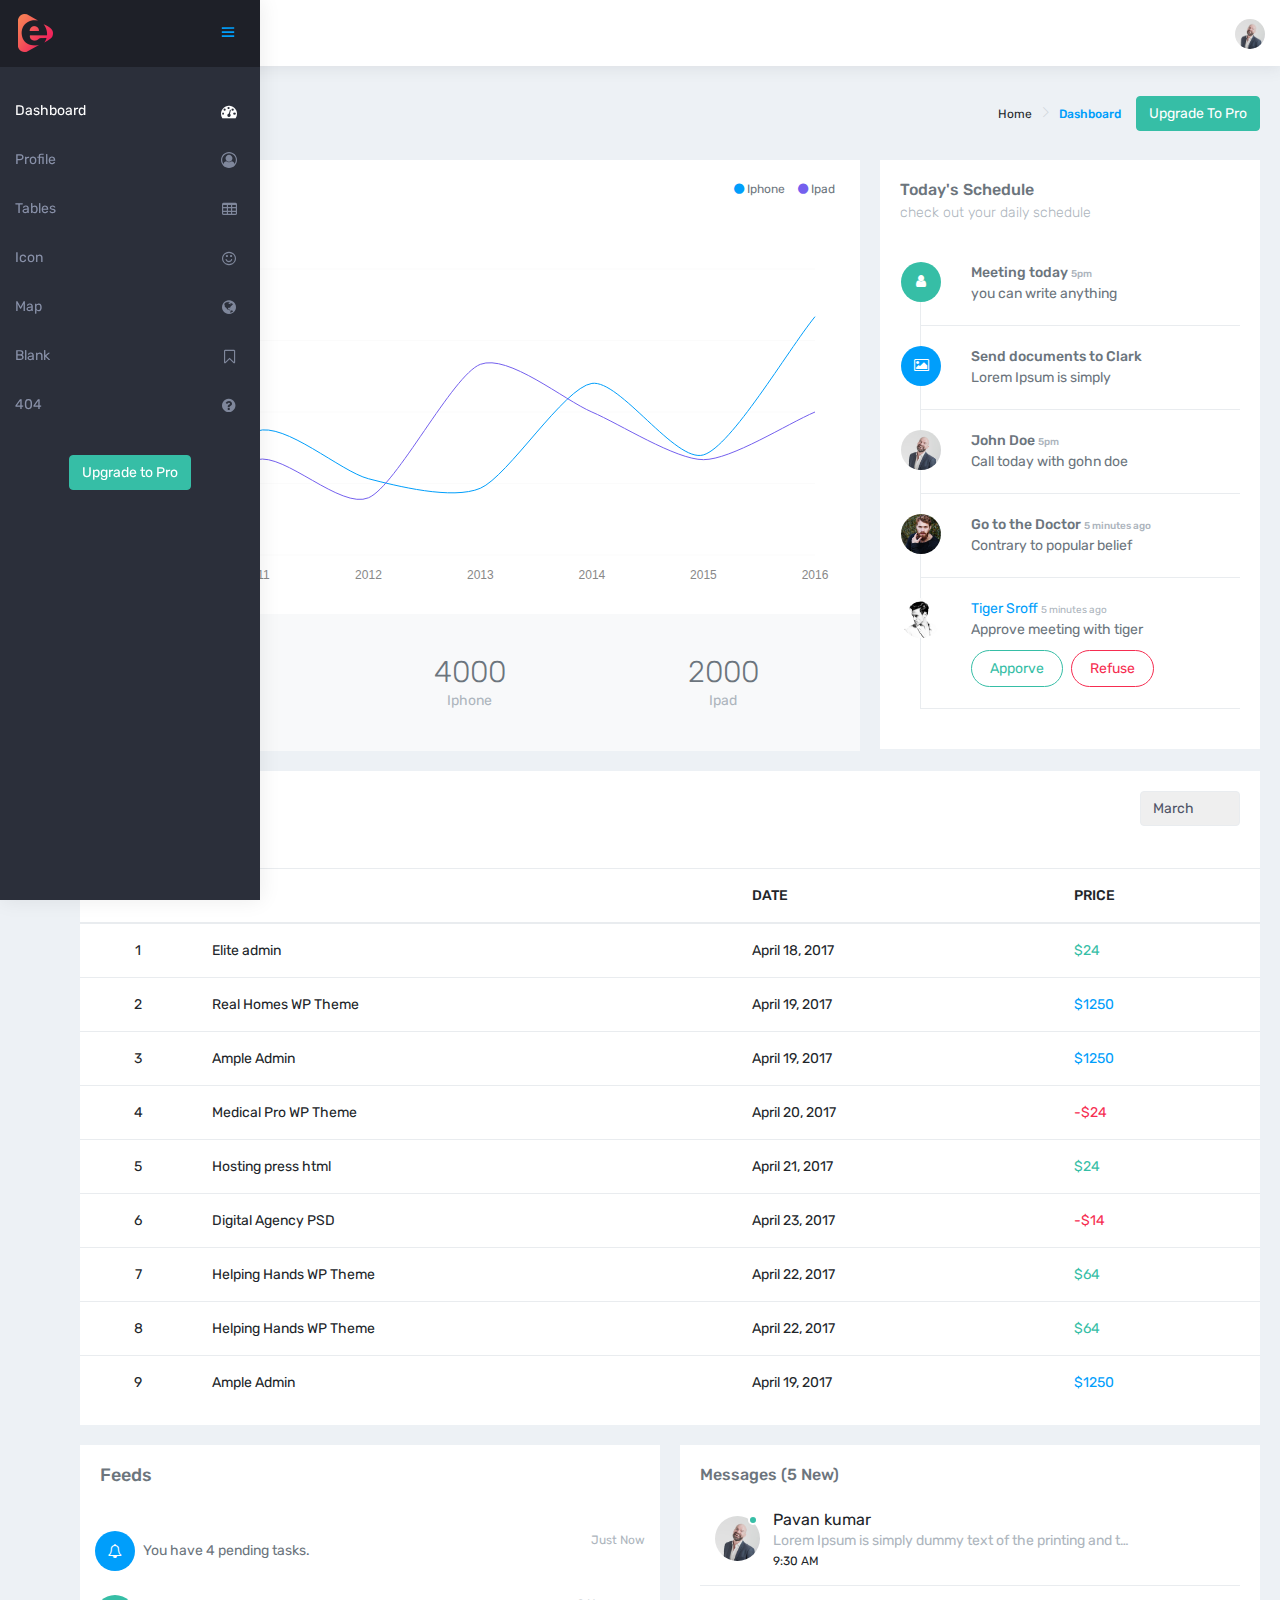
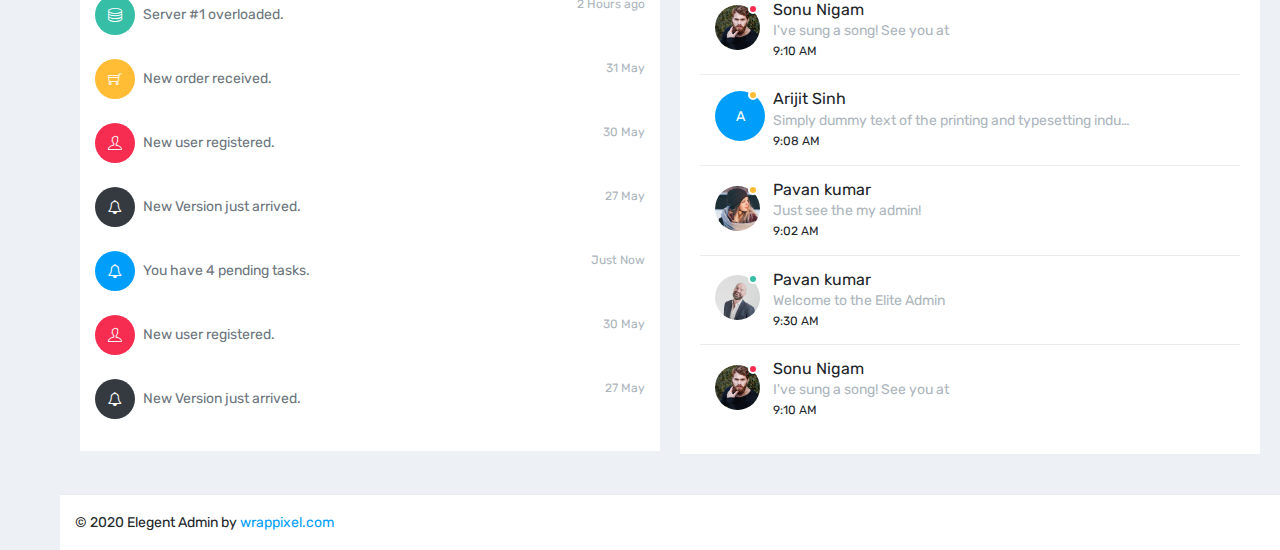
<file: autohire/customercarhire/html/index.html>
<!DOCTYPE html>
<html lang="en">

<head>
    <meta charset="utf-8">
    <meta http-equiv="X-UA-Compatible" content="IE=edge">
    <!-- Tell the browser to be responsive to screen width -->
    <meta name="viewport" content="width=device-width, initial-scale=1">
    <meta name="keywords"
        content="wrappixel, admin dashboard, html css dashboard, web dashboard, bootstrap 4 admin, bootstrap 4, css3 dashboard, bootstrap 4 dashboard, AdminWrap lite admin bootstrap 4 dashboard, frontend, responsive bootstrap 4 admin template, Elegant admin lite design, Elegant admin lite dashboard bootstrap 4 dashboard template">
    <meta name="description"
        content="Elegant Admin Lite is powerful and clean admin dashboard template, inpired from Bootstrap Framework">
    <meta name="robots" content="noindex,nofollow">
    <title>Elegant Admin Lite Template by WrapPixel</title>
    <link rel="canonical" href="https://www.wrappixel.com/templates/elegant-admin-lite/" />
    <!-- Favicon icon -->
    <link rel="icon" type="image/png" sizes="16x16" href="../assets/images/favicon.png">
    <!-- This page CSS -->
    <!-- chartist CSS -->
    <link href="../assets/node_modules/morrisjs/morris.css" rel="stylesheet">
    <!--c3 plugins CSS -->
    <link href="../assets/node_modules/c3-master/c3.min.css" rel="stylesheet">
    <!-- Custom CSS -->
    <link href="dist/css/style.css" rel="stylesheet">
    <!-- Dashboard 1 Page CSS -->
    <link href="dist/css/pages/dashboard1.css" rel="stylesheet">
    <!-- HTML5 Shim and Respond.js IE8 support of HTML5 elements and media queries -->
    <!-- WARNING: Respond.js doesn't work if you view the page via file:// -->
    <!--[if lt IE 9]>
    <script src="https://oss.maxcdn.com/libs/html5shiv/3.7.0/html5shiv.js"></script>
    <script src="https://oss.maxcdn.com/libs/respond.js/1.4.2/respond.min.js"></script>
<![endif]-->
</head>

<body class="skin-default-dark fixed-layout">
    <!-- ============================================================== -->
    <!-- Preloader - style you can find in spinners.css -->
    <!-- ============================================================== -->
    <div class="preloader">
        <div class="loader">
            <div class="loader__figure"></div>
            <p class="loader__label">Elegant admin</p>
        </div>
    </div>
    <!-- ============================================================== -->
    <!-- Main wrapper - style you can find in pages.scss -->
    <!-- ============================================================== -->
    <div id="main-wrapper">
        <!-- ============================================================== -->
        <!-- Topbar header - style you can find in pages.scss -->
        <!-- ============================================================== -->
        <header class="topbar">
            <nav class="navbar top-navbar navbar-expand-md navbar-dark">
                <!-- ============================================================== -->
                <!-- Logo -->
                <!-- ============================================================== -->
                <div class="navbar-header">
                    <a class="navbar-brand" href="index.html">
                        <!-- Logo icon --><b>
                            <!--You can put here icon as well // <i class="wi wi-sunset"></i> //-->
                            <!-- Dark Logo icon -->
                            <img src="../assets/images/logo-icon.png" alt="homepage" class="dark-logo" />
                            <!-- Light Logo icon -->
                            <img src="../assets/images/logo-light-icon.png" alt="homepage" class="light-logo" />
                        </b>
                        <!--End Logo icon -->
                        <!-- Logo text --><span>
                            <!-- dark Logo text -->
                            <img src="../assets/images/logo-text.png" alt="homepage" class="dark-logo" />
                            <!-- Light Logo text -->
                            <img src="../assets/images/logo-light-text.png" class="light-logo" alt="homepage" /></span>
                    </a>
                </div>
                <!-- ============================================================== -->
                <!-- End Logo -->
                <!-- ============================================================== -->
                <div class="navbar-collapse">
                    <!-- ============================================================== -->
                    <!-- toggle and nav items -->
                    <!-- ============================================================== -->
                    <ul class="navbar-nav mr-auto">
                        <!-- This is  -->
                        <li class="nav-item hidden-sm-up"> <a class="nav-link nav-toggler waves-effect waves-light"
                                href="javascript:void(0)"><i class="ti-menu"></i></a></li>
                        <!-- ============================================================== -->
                        <!-- Search -->
                        <!-- ============================================================== -->
                        <li class="nav-item search-box"> <a class="nav-link waves-effect waves-dark"
                                href="javascript:void(0)"><i class="fa fa-search"></i></a>
                            <form class="app-search">
                                <input type="text" class="form-control" placeholder="Search &amp; enter"> <a
                                    class="srh-btn"><i class="fa fa-times"></i></a>
                            </form>
                        </li>
                    </ul>
                    <ul class="navbar-nav my-lg-0">
                        <!-- ============================================================== -->
                        <!-- User profile and search -->
                        <!-- ============================================================== -->
                        <li class="nav-item dropdown">
                            <a class="nav-link dropdown-toggle text-muted waves-effect waves-dark" href=""
                                data-toggle="dropdown" aria-haspopup="true" aria-expanded="false"><img
                                    src="../assets/images/users/1.jpg" alt="user" class="img-circle" width="30"></a>
                        </li>
                        <!-- ============================================================== -->
                        <!-- User profile and search -->
                        <!-- ============================================================== -->
                    </ul>
                </div>
            </nav>
        </header>
        <!-- ============================================================== -->
        <!-- End Topbar header -->
        <!-- ============================================================== -->
        <!-- ============================================================== -->
        <!-- Left Sidebar - style you can find in sidebar.scss  -->
        <!-- ============================================================== -->
        <aside class="left-sidebar">
            <div class="d-flex no-block nav-text-box align-items-center">
                <span><img src="../assets/images/logo-icon.png" alt="elegant admin template"></span>
                <a class="waves-effect waves-dark ml-auto hidden-sm-down" href="javascript:void(0)"><i
                        class="ti-menu"></i></a>
                <a class="nav-toggler waves-effect waves-dark ml-auto hidden-sm-up" href="javascript:void(0)"><i
                        class="ti-menu ti-close"></i></a>
            </div>
            <!-- Sidebar scroll-->
            <div class="scroll-sidebar">
                <!-- Sidebar navigation-->
                <nav class="sidebar-nav">
                    <ul id="sidebarnav">
                        <li> <a class="waves-effect waves-dark" href="index.html" aria-expanded="false"><i
                                    class="fa fa-tachometer"></i><span class="hide-menu">Dashboard</span></a></li>
                        <li> <a class="waves-effect waves-dark" href="pages-profile.html" aria-expanded="false"><i
                                    class="fa fa-user-circle-o"></i><span class="hide-menu">Profile</span></a></li>
                        <li> <a class="waves-effect waves-dark" href="table-basic.html" aria-expanded="false"><i
                                    class="fa fa-table"></i><span class="hide-menu"></span>Tables</a></li>
                        <li> <a class="waves-effect waves-dark" href="icon-fontawesome.html" aria-expanded="false"><i
                                    class="fa fa-smile-o"></i><span class="hide-menu"></span>Icon</a></li>
                        <li> <a class="waves-effect waves-dark" href="map-google.html" aria-expanded="false"><i
                                    class="fa fa-globe"></i><span class="hide-menu"></span>Map</a></li>
                        <li> <a class="waves-effect waves-dark" href="pages-blank.html" aria-expanded="false"><i
                                    class="fa fa-bookmark-o"></i><span class="hide-menu"></span>Blank</a></li>
                        <li> <a class="waves-effect waves-dark" href="pages-error-404.html" aria-expanded="false"><i
                                    class="fa fa-question-circle"></i><span class="hide-menu"></span>404</a></li>
                        <div class="text-center m-t-30">
                            <a href="https://wrappixel.com/templates/elegant-admin/"
                                class="btn waves-effect waves-light btn-success hidden-md-down"> Upgrade to Pro</a>
                        </div>
                    </ul>
                </nav>
                <!-- End Sidebar navigation -->
            </div>
            <!-- End Sidebar scroll-->
        </aside>
        <!-- ============================================================== -->
        <!-- End Left Sidebar - style you can find in sidebar.scss  -->
        <!-- ============================================================== -->
        <!-- ============================================================== -->
        <!-- Page wrapper  -->
        <!-- ============================================================== -->
        <div class="page-wrapper">
            <!-- ============================================================== -->
            <!-- Container fluid  -->
            <!-- ============================================================== -->
            <div class="container-fluid">
                <!-- ============================================================== -->
                <!-- Bread crumb and right sidebar toggle -->
                <!-- ============================================================== -->
                <div class="row page-titles">
                    <div class="col-md-5 align-self-center">
                        <h4 class="text-themecolor">Dashboard</h4>
                    </div>
                    <div class="col-md-7 align-self-center text-right">
                        <div class="d-flex justify-content-end align-items-center">
                            <ol class="breadcrumb">
                                <li class="breadcrumb-item"><a href="javascript:void(0)">Home</a></li>
                                <li class="breadcrumb-item active">Dashboard</li>
                            </ol>
                            <a class="btn btn-success d-none d-lg-block m-l-15"
                                href="https://wrappixel.com/templates/elegant-admin/"> Upgrade To Pro</a>
                        </div>
                    </div>
                </div>
                <!-- ============================================================== -->
                <!-- End Bread crumb and right sidebar toggle -->
                <!-- ============================================================== -->
                <!-- ============================================================== -->
                <!-- Yearly Sales -->
                <!-- ============================================================== -->
                <div class="row">
                    <div class="col-lg-8">
                        <div class="card oh">
                            <div class="card-body">
                                <div class="d-flex m-b-30 align-items-center no-block">
                                    <h5 class="card-title ">Yearly Sales</h5>
                                    <div class="ml-auto">
                                        <ul class="list-inline font-12">
                                            <li><i class="fa fa-circle text-info"></i> Iphone</li>
                                            <li><i class="fa fa-circle text-primary"></i> Ipad</li>
                                        </ul>
                                    </div>
                                </div>
                                <div id="morris-area-chart" style="height: 350px;"></div>
                            </div>
                            <div class="card-body bg-light">
                                <div class="row text-center m-b-20">
                                    <div class="col-lg-4 col-md-4 m-t-20">
                                        <h2 class="m-b-0 font-light">6000</h2><span class="text-muted">Total sale</span>
                                    </div>
                                    <div class="col-lg-4 col-md-4 m-t-20">
                                        <h2 class="m-b-0 font-light">4000</h2><span class="text-muted">Iphone</span>
                                    </div>
                                    <div class="col-lg-4 col-md-4 m-t-20">
                                        <h2 class="m-b-0 font-light">2000</h2><span class="text-muted">Ipad</span>
                                    </div>
                                </div>
                            </div>
                        </div>
                    </div>
                    <div class="col-lg-4">
                        <div class="card">
                            <div class="card-body">
                                <h5 class="card-title">Today's Schedule</h5>
                                <h6 class="card-subtitle">check out your daily schedule</h6>
                                <div class="steamline m-t-40">
                                    <div class="sl-item">
                                        <div class="sl-left bg-success"> <i class="fa fa-user"></i></div>
                                        <div class="sl-right">
                                            <div class="font-medium">Meeting today <span class="sl-date"> 5pm</span>
                                            </div>
                                            <div class="desc">you can write anything </div>
                                        </div>
                                    </div>
                                    <div class="sl-item">
                                        <div class="sl-left bg-info"><i class="fa fa-image"></i></div>
                                        <div class="sl-right">
                                            <div class="font-medium">Send documents to Clark</div>
                                            <div class="desc">Lorem Ipsum is simply </div>
                                        </div>
                                    </div>
                                    <div class="sl-item">
                                        <div class="sl-left"> <img class="img-circle" alt="user"
                                                src="../assets/images/users/1.jpg"> </div>
                                        <div class="sl-right">
                                            <div class="font-medium">John Doe <span class="sl-date"> 5pm</span></div>
                                            <div class="desc">Call today with gohn doe </div>
                                        </div>
                                    </div>
                                    <div class="sl-item">
                                        <div class="sl-left"> <img class="img-circle" alt="user"
                                                src="../assets/images/users/2.jpg"> </div>
                                        <div class="sl-right">
                                            <div class="font-medium">Go to the Doctor <span class="sl-date">5 minutes
                                                    ago</span></div>
                                            <div class="desc">Contrary to popular belief</div>
                                        </div>
                                    </div>
                                    <div class="sl-item">
                                        <div class="sl-left"> <img class="img-circle" alt="user"
                                                src="../assets/images/users/3.jpg"> </div>
                                        <div class="sl-right">
                                            <div><a href="#">Tiger Sroff</a> <span class="sl-date">5 minutes ago</span>
                                            </div>
                                            <div class="desc">Approve meeting with tiger
                                                <br><a href="javascript:void(0)"
                                                    class="btn m-t-10 m-r-5 btn-rounded btn-outline-success">Apporve</a>
                                                <a href="javascript:void(0)"
                                                    class="btn m-t-10 btn-rounded btn-outline-danger">Refuse</a> </div>
                                        </div>
                                    </div>
                                </div>
                            </div>
                        </div>
                    </div>
                </div>
                <!-- ============================================================== -->
                <!-- News -->
                <!-- ============================================================== -->
                <div class="row">
                    <!-- column -->
                    <div class="col-12">
                        <div class="card">
                            <div class="card-body">
                                <div class="d-flex">
                                    <div>
                                        <h5 class="card-title">Sales Overview</h5>
                                        <h6 class="card-subtitle">Check the monthly sales </h6>
                                    </div>
                                    <div class="ml-auto">
                                        <select class="custom-select b-0">
                                            <option>January</option>
                                            <option value="1">February</option>
                                            <option value="2" selected="">March</option>
                                            <option value="3">April</option>
                                        </select>
                                    </div>
                                </div>
                            </div>
                            <div class="table-responsive">
                                <table class="table table-hover">
                                    <thead>
                                        <tr>
                                            <th class="text-center">#</th>
                                            <th>NAME</th>
                                            <th>DATE</th>
                                            <th>PRICE</th>
                                        </tr>
                                    </thead>
                                    <tbody>
                                        <tr>
                                            <td class="text-center">1</td>
                                            <td class="txt-oflo">Elite admin</td>
                                            <td class="txt-oflo">April 18, 2017</td>
                                            <td><span class="text-success">$24</span></td>
                                        </tr>
                                        <tr>
                                            <td class="text-center">2</td>
                                            <td class="txt-oflo">Real Homes WP Theme</td>
                                            <td class="txt-oflo">April 19, 2017</td>
                                            <td><span class="text-info">$1250</span></td>
                                        </tr>
                                        <tr>
                                            <td class="text-center">3</td>
                                            <td class="txt-oflo">Ample Admin</td>
                                            <td class="txt-oflo">April 19, 2017</td>
                                            <td><span class="text-info">$1250</span></td>
                                        </tr>
                                        <tr>
                                            <td class="text-center">4</td>
                                            <td class="txt-oflo">Medical Pro WP Theme</td>
                                            <td class="txt-oflo">April 20, 2017</td>
                                            <td><span class="text-danger">-$24</span></td>
                                        </tr>
                                        <tr>
                                            <td class="text-center">5</td>
                                            <td class="txt-oflo">Hosting press html</td>
                                            <td class="txt-oflo">April 21, 2017</td>
                                            <td><span class="text-success">$24</span></td>
                                        </tr>
                                        <tr>
                                            <td class="text-center">6</td>
                                            <td class="txt-oflo">Digital Agency PSD</td>
                                            <td class="txt-oflo">April 23, 2017</td>
                                            <td><span class="text-danger">-$14</span></td>
                                        </tr>
                                        <tr>
                                            <td class="text-center">7</td>
                                            <td class="txt-oflo">Helping Hands WP Theme</td>
                                            <td class="txt-oflo">April 22, 2017</td>
                                            <td><span class="text-success">$64</span></td>
                                        </tr>
                                        <tr>
                                            <td class="text-center">8</td>
                                            <td class="txt-oflo">Helping Hands WP Theme</td>
                                            <td class="txt-oflo">April 22, 2017</td>
                                            <td><span class="text-success">$64</span></td>
                                        </tr>
                                        <tr>
                                            <td class="text-center">9</td>
                                            <td class="txt-oflo">Ample Admin</td>
                                            <td class="txt-oflo">April 19, 2017</td>
                                            <td><span class="text-info">$1250</span></td>
                                        </tr>
                                    </tbody>
                                </table>
                            </div>
                        </div>
                    </div>
                </div>
                <!-- ============================================================== -->
                <!-- To do chat and message -->
                <!-- ============================================================== -->
                <div class="row">
                    <div class="col-md-6">
                        <div class="card">
                            <div class="card-body">
                                <h4 class="card-title">Feeds</h4>
                            </div>
                            <ul class="feeds p-b-20">
                                <li>
                                    <div class="bg-info"><i class="fa fa-bell-o"></i></div> You have 4 pending tasks.
                                    <span class="text-muted">Just Now</span>
                                </li>
                                <li>
                                    <div class="bg-success"><i class="ti-server"></i></div> Server #1 overloaded.<span
                                        class="text-muted">2 Hours ago</span>
                                </li>
                                <li>
                                    <div class="bg-warning"><i class="ti-shopping-cart"></i></div> New order
                                    received.<span class="text-muted">31 May</span>
                                </li>
                                <li>
                                    <div class="bg-danger"><i class="ti-user"></i></div> New user registered.<span
                                        class="text-muted">30 May</span>
                                </li>
                                <li>
                                    <div class="bg-dark"><i class="fa fa-bell-o"></i></div> New Version just arrived.
                                    <span class="text-muted">27 May</span>
                                </li>
                                <li>
                                    <div class="bg-info"><i class="fa fa-bell-o"></i></div> You have 4 pending tasks.
                                    <span class="text-muted">Just Now</span>
                                </li>
                                <li>
                                    <div class="bg-danger"><i class="ti-user"></i></div> New user registered.<span
                                        class="text-muted">30 May</span>
                                </li>
                                <li>
                                    <div class="bg-dark"><i class="fa fa-bell-o"></i></div> New Version just arrived.
                                    <span class="text-muted">27 May</span>
                                </li>
                            </ul>
                        </div>
                    </div>
                    <div class="col-md-6">
                        <div class="card">
                            <div class="card-body">
                                <h5 class="card-title">Messages (5 New)</h5>
                                <div class="message-box">
                                    <div class="message-widget message-scroll">
                                        <!-- Message -->
                                        <a href="javascript:void(0)">
                                            <div class="user-img"> <img src="../assets/images/users/1.jpg" alt="user"
                                                    class="img-circle"> <span
                                                    class="profile-status online pull-right"></span> </div>
                                            <div class="mail-contnet">
                                                <h5>Pavan kumar</h5> <span class="mail-desc">Lorem Ipsum is simply dummy
                                                    text of the printing and type setting industry. Lorem Ipsum has
                                                    been.</span> <span class="time">9:30 AM</span>
                                            </div>
                                        </a>
                                        <!-- Message -->
                                        <a href="javascript:void(0)">
                                            <div class="user-img"> <img src="../assets/images/users/2.jpg" alt="user"
                                                    class="img-circle"> <span
                                                    class="profile-status busy pull-right"></span> </div>
                                            <div class="mail-contnet">
                                                <h5>Sonu Nigam</h5> <span class="mail-desc">I've sung a song! See you
                                                    at</span> <span class="time">9:10 AM</span>
                                            </div>
                                        </a>
                                        <!-- Message -->
                                        <a href="javascript:void(0)">
                                            <div class="user-img"> <span class="round">A</span> <span
                                                    class="profile-status away pull-right"></span> </div>
                                            <div class="mail-contnet">
                                                <h5>Arijit Sinh</h5> <span class="mail-desc">Simply dummy text of the
                                                    printing and typesetting industry.</span> <span class="time">9:08
                                                    AM</span>
                                            </div>
                                        </a>
                                        <!-- Message -->
                                        <a href="javascript:void(0)">
                                            <div class="user-img"> <img src="../assets/images/users/4.jpg" alt="user"
                                                    class="img-circle"> <span
                                                    class="profile-status offline pull-right"></span> </div>
                                            <div class="mail-contnet">
                                                <h5>Pavan kumar</h5> <span class="mail-desc">Just see the my
                                                    admin!</span> <span class="time">9:02 AM</span>
                                            </div>
                                        </a>
                                        <!-- Message -->
                                        <a href="javascript:void(0)">
                                            <div class="user-img"> <img src="../assets/images/users/1.jpg" alt="user"
                                                    class="img-circle"> <span
                                                    class="profile-status online pull-right"></span> </div>
                                            <div class="mail-contnet">
                                                <h5>Pavan kumar</h5> <span class="mail-desc">Welcome to the Elite
                                                    Admin</span> <span class="time">9:30 AM</span>
                                            </div>
                                        </a>
                                        <!-- Message -->
                                        <a href="javascript:void(0)">
                                            <div class="user-img"> <img src="../assets/images/users/2.jpg" alt="user"
                                                    class="img-circle"> <span
                                                    class="profile-status busy pull-right"></span> </div>
                                            <div class="mail-contnet">
                                                <h5>Sonu Nigam</h5> <span class="mail-desc">I've sung a song! See you
                                                    at</span> <span class="time">9:10 AM</span>
                                            </div>
                                        </a>
                                    </div>
                                </div>
                            </div>
                        </div>
                    </div>
                </div>
            </div>
            <!-- ============================================================== -->
            <!-- End Container fluid  -->
            <!-- ============================================================== -->
        </div>
        <!-- ============================================================== -->
        <!-- End Page wrapper  -->
        <!-- ============================================================== -->
        <!-- ============================================================== -->
        <!-- footer -->
        <!-- ============================================================== -->
        <footer class="footer">
            © 2020 Elegent Admin by <a href="https://www.wrappixel.com/">wrappixel.com</a>
        </footer>
        <!-- ============================================================== -->
        <!-- End footer -->
        <!-- ============================================================== -->
    </div>
    <!-- ============================================================== -->
    <!-- End Wrapper -->
    <!-- ============================================================== -->
    <!-- ============================================================== -->
    <!-- All Jquery -->
    <!-- ============================================================== -->
    <script src="../assets/node_modules/jquery/jquery-3.2.1.min.js"></script>
    <!-- Bootstrap popper Core JavaScript -->
    <script src="../assets/node_modules/popper/popper.min.js"></script>
    <script src="../assets/node_modules/bootstrap/dist/js/bootstrap.min.js"></script>
    <!-- slimscrollbar scrollbar JavaScript -->
    <script src="dist/js/perfect-scrollbar.jquery.min.js"></script>
    <!--Wave Effects -->
    <script src="dist/js/waves.js"></script>
    <!--Menu sidebar -->
    <script src="dist/js/sidebarmenu.js"></script>
    <!--Custom JavaScript -->
    <script src="dist/js/custom.min.js"></script>
    <!-- ============================================================== -->
    <!-- This page plugins -->
    <!-- ============================================================== -->
    <!--morris JavaScript -->
    <script src="../assets/node_modules/raphael/raphael-min.js"></script>
    <script src="../assets/node_modules/morrisjs/morris.min.js"></script>
    <script src="../assets/node_modules/jquery-sparkline/jquery.sparkline.min.js"></script>
    <!--c3 JavaScript -->
    <script src="../assets/node_modules/d3/d3.min.js"></script>
    <script src="../assets/node_modules/c3-master/c3.min.js"></script>
    <!-- Chart JS -->
    <script src="dist/js/dashboard1.js"></script>
</body>

</html>
</file>
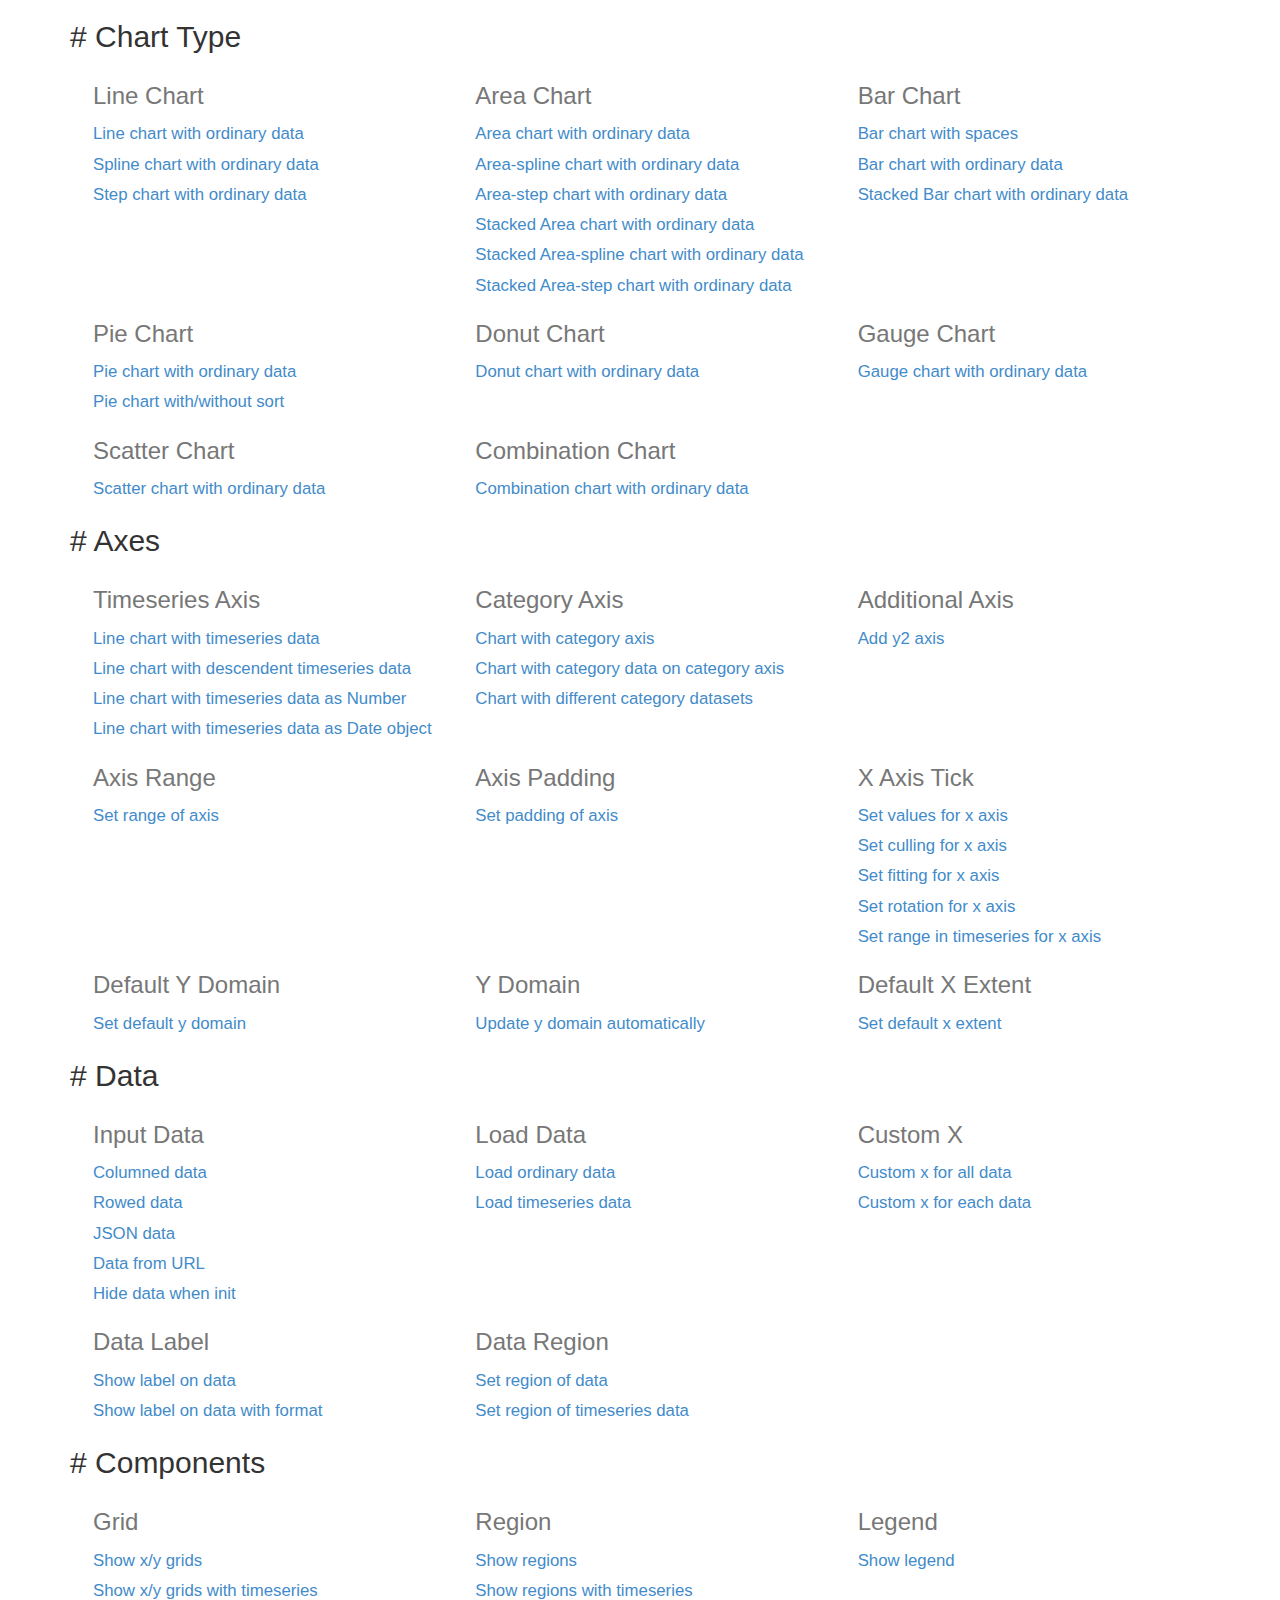
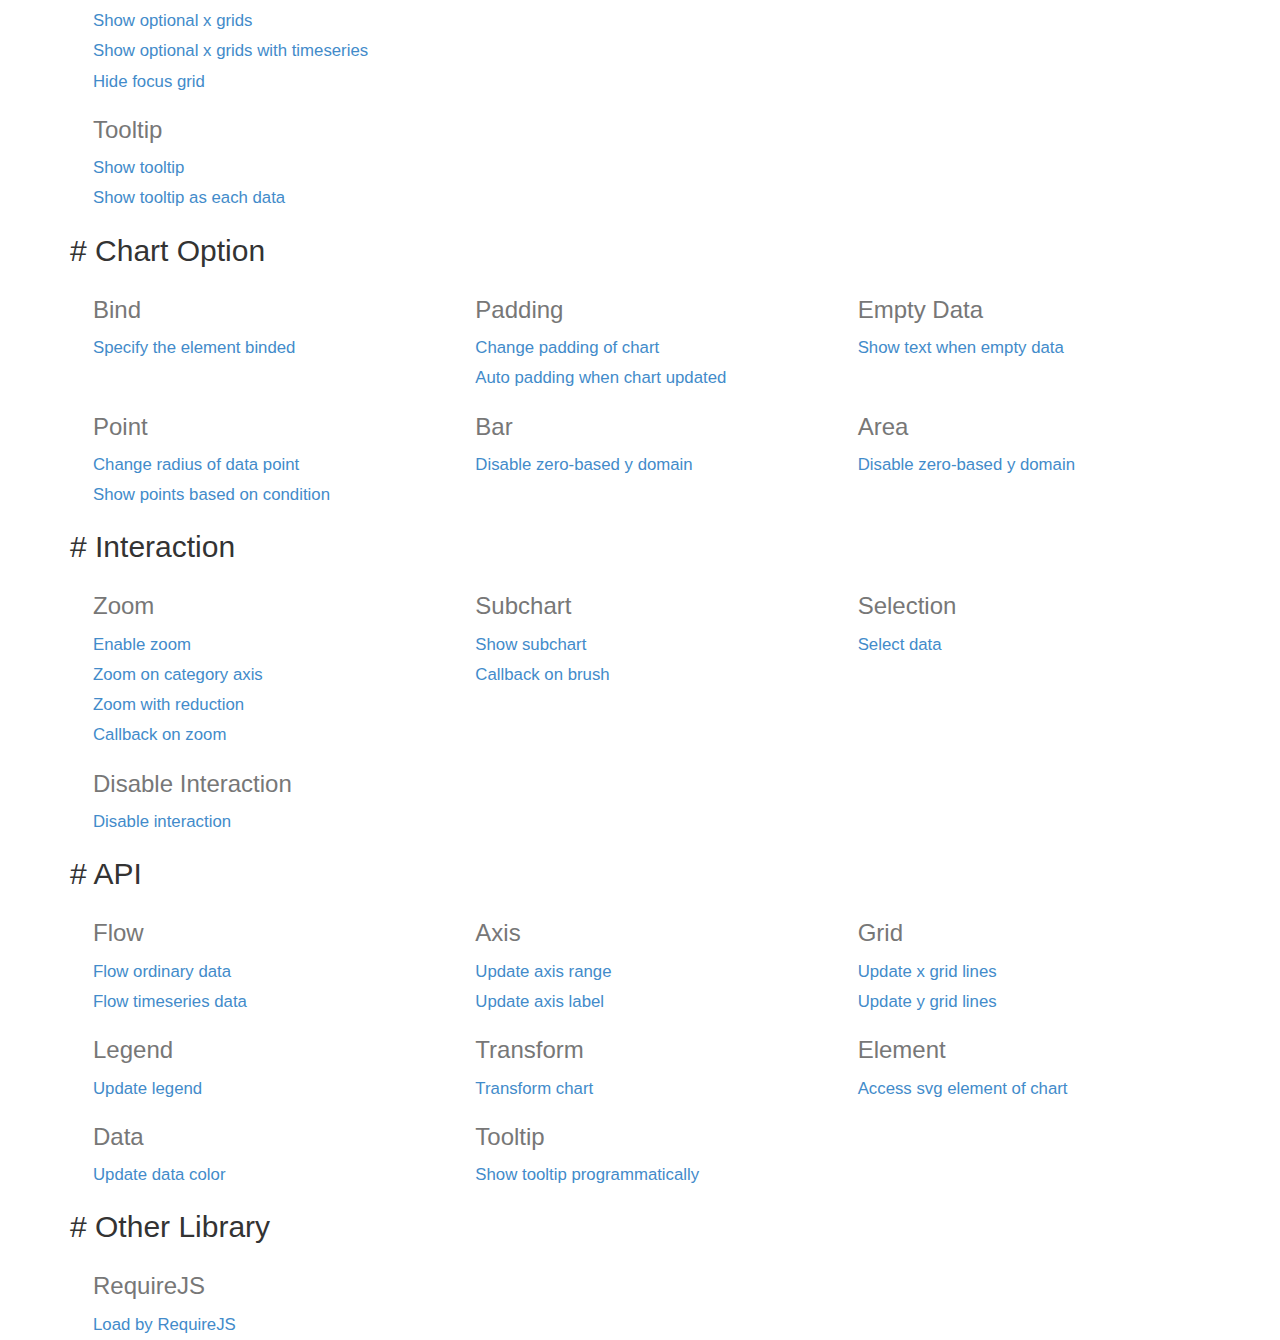
<file: autohire/customercarhire/assets/node_modules/c3-master/htdocs/index.html>
<html>
  <head>
    <link href="./css/bootstrap.min.css" rel="stylesheet">
    <link href="./css/index.css" rel="stylesheet">
  </head>
  <body>
    <div class="container">
      <div class="section">
        <h2># <span>Chart Type</span></h2>
        <div>
          <div class="row">
            <div class="col-md-4">
              <h3>Line Chart</h3>
              <a href="./samples/simple.html">
                Line chart with ordinary data
              </a>
              <a href="./samples/chart_spline.html">
                Spline chart with ordinary data
              </a>
              <a href="./samples/chart_step.html">
                Step chart with ordinary data
              </a>
            </div>
            <div class="col-md-4">
              <h3>Area Chart</h3>
              <a href="./samples/chart_area.html">
                Area chart with ordinary data
              </a>
              <a href="./samples/chart_area_spline.html">
                Area-spline chart with ordinary data
              </a>
              <a href="./samples/chart_area_step.html">
                Area-step chart with ordinary data
              </a>
              <a href="./samples/chart_area_stacked.html">
                Stacked Area chart with ordinary data
              </a>
              <a href="./samples/chart_area_spline_stacked.html">
                Stacked Area-spline chart with ordinary data
              </a>
              <a href="./samples/chart_area_step_stacked.html">
                Stacked Area-step chart with ordinary data
              </a>
            </div>
            <div class="col-md-4">
              <h3>Bar Chart</h3>
              <a href="./samples/chart_bar_space.html">
                  Bar chart with spaces
              </a>
              <a href="./samples/chart_bar.html">
                Bar chart with ordinary data
              </a>
              <a href="./samples/chart_bar_stacked.html">
                Stacked Bar chart with ordinary data
              </a>
            </div>
          </div>
          <div class="row">
            <div class="col-md-4">
              <h3>Pie Chart</h3>
              <a href="./samples/chart_pie.html">
                Pie chart with ordinary data
              </a>
              <a href="./samples/chart_pie_sort.html">
                Pie chart with/without sort
              </a>
            </div>
            <div class="col-md-4">
              <h3>Donut Chart</h3>
              <a href="./samples/chart_donut.html">
                Donut chart with ordinary data
              </a>
            </div>
            <div class="col-md-4">
              <h3>Gauge Chart</h3>
              <a href="./samples/chart_gauge.html">
                Gauge chart with ordinary data
              </a>
            </div>
          </div>
          <div class="row">
            <div class="col-md-4">
              <h3>Scatter Chart</h3>
              <a href="./samples/chart_scatter.html">
                Scatter chart with ordinary data
              </a>
            </div>
            <div class="col-md-4">
              <h3>Combination Chart</h3>
              <a href="./samples/chart_combination.html">
                Combination chart with ordinary data
              </a>
            </div>
          </div>
        </div>
      </div>

      <div class="section">
        <h2># <span>Axes</span></h2>
        <div>
          <div class="row">
            <div class="col-md-4">
              <h3>Timeseries Axis</h3>
              <a href="./samples/timeseries.html">
                Line chart with timeseries data
              </a>
              <a href="./samples/timeseries_descendent.html">
                Line chart with descendent timeseries data
              </a>
              <a href="./samples/timeseries_raw.html">
                Line chart with timeseries data as Number
              </a>
              <a href="./samples/timeseries_date.html">
                Line chart with timeseries data as Date object
              </a>
            </div>
            <div class="col-md-4">
              <h3>Category Axis</h3>
              <a href="./samples/categorized.html">
                Chart with category axis
              </a>
              <a href="./samples/custom_x_categorized.html">
                Chart with category data on category axis
              </a>
              <a href="./samples/different_category_datasets.html">
                Chart with different category datasets
              </a>
            </div>
            <div class="col-md-4">
              <h3>Additional Axis</h3>
              <a href="./samples/axes_y2.html">
                Add y2 axis
              </a>
            </div>
          </div>
          <div class="row">
            <div class="col-md-4">
              <h3>Axis Range</h3>
              <a href="./samples/axes_range.html">
                Set range of axis
              </a>
            </div>
            <div class="col-md-4">
              <h3>Axis Padding</h3>
              <a href="./samples/axes_padding.html">
                Set padding of axis
              </a>
            </div>
            <div class="col-md-4">
              <h3>X Axis Tick</h3>
              <a href="./samples/axes_x_tick_values.html">
                Set values for x axis
              </a>
              <a href="./samples/axes_x_tick_culling.html">
                Set culling for x axis
              </a>
              <a href="./samples/axes_x_tick_fit.html">
                Set fitting for x axis
              </a>
              <a href="./samples/axes_x_tick_rotate.html">
                Set rotation for x axis
              </a>
              <a href="./samples/axes_x_range_timeseries.html">
                Set range in timeseries for x axis
              </a>
            </div>
          </div>
          <div class="row">
            <div class="col-md-4">
              <h3>Default Y Domain</h3>
              <a href="./samples/axes_y_default.html">
                Set default y domain
              </a>
            </div>
            <div class="col-md-4">
              <h3>Y Domain</h3>
              <a href="./samples/domain_y.html">
                Update y domain automatically
              </a>
            </div>
            <div class="col-md-4">
              <h3>Default X Extent</h3>
              <a href="./samples/axes_x_extent.html">
                Set default x extent
              </a>
            </div>
          </div>
        </div>
      </div>

      <div class="section">
        <h2># <span>Data</span></h2>
        <div>
          <div class="row">
            <div class="col-md-4">
              <h3>Input Data</h3>
              <a href="./samples/data_columned.html">
                Columned data
              </a>
              <a href="./samples/data_rowed.html">
                Rowed data
              </a>
              <a href="./samples/data_json.html">
                JSON data
              </a>
              <a href="./samples/data_url.html">
                Data from URL
              </a>
              <a href="./samples/data_hide.html">
                Hide data when init
              </a>
            </div>
            <div class="col-md-4">
              <h3>Load Data</h3>
              <a href="./samples/data_load.html">
                Load ordinary data
              </a>
              <a href="./samples/data_load_timeseries.html">
                Load timeseries data
              </a>
            </div>
            <div class="col-md-4">
              <h3>Custom X</h3>
              <a href="./samples/custom_x_scale.html">
                Custom x for all data
              </a>
              <a href="./samples/custom_xs_scale.html">
                Custom x for each data
              </a>
            </div>
          </div>
          <div class="row">
            <div class="col-md-4">
              <h3>Data Label</h3>
              <a href="./samples/data_label.html">
                Show label on data
              </a>
              <a href="./samples/data_label_format.html">
                Show label on data with format
              </a>
            </div>
            <div class="col-md-4">
              <h3>Data Region</h3>
              <a href="./samples/data_region.html">
                Set region of data
              </a>
              <a href="./samples/data_region_timeseries.html">
                Set region of timeseries data
              </a>
            </div>
          </div>
        </div>
      </div>

      <div class="section">
        <h2># <span>Components</span></h2>
        <div>
          <div class="row">
            <div class="col-md-4">
              <h3>Grid</h3>
              <a href="./samples/grids.html">
                 Show x/y grids
              </a>
              <a href="./samples/grids_timeseries.html">
                 Show x/y grids with timeseries
              </a>
              <a href="./samples/grid_x_lines.html">
                 Show optional x grids
              </a>
              <a href="./samples/grid_x_lines_timeseries.html">
                 Show optional x grids with timeseries
              </a>
              <a href="./samples/grid_focus.html">
                 Hide focus grid
              </a>
            </div>
            <div class="col-md-4">
              <h3>Region</h3>
              <a href="./samples/regions.html">
                 Show regions
              </a>
              <a href="./samples/regions_timeseries.html">
                 Show regions with timeseries
              </a>
            </div>
            <div class="col-md-4">
              <h3>Legend</h3>
              <a href="./samples/legend.html">
                 Show legend
              </a>
            </div>
          </div>
          <div class="row">
            <div class="col-md-4">
              <h3>Tooltip</h3>
              <a href="./samples/tooltip_show.html">
                Show tooltip
              </a>
              <a href="./samples/tooltip_grouped.html">
                Show tooltip as each data
              </a>
            </div>
          </div>
        </div>
      </div>

      <div class="section">
        <h2># <span>Chart Option</span></h2>
        <div>
          <div class="row">
            <div class="col-md-4">
              <h3>Bind</h3>
              <a href="./samples/bindto.html">
                Specify the element binded
              </a>
            </div>
            <div class="col-md-4">
              <h3>Padding</h3>
              <a href="./samples/padding.html">
                Change padding of chart
              </a>
              <a href="./samples/padding_update.html">
                Auto padding when chart updated
              </a>
            </div>
            <div class="col-md-4">
              <h3>Empty Data</h3>
              <a href="./samples/emptydata.html">
                Show text when empty data
              </a>
            </div>
          </div>
          <div class="row">
            <div class="col-md-4">
              <h3>Point</h3>
              <a href="./samples/point_r.html">
                Change radius of data point
              </a>
              <a href="./samples/point_show.html">
                Show points based on condition
              </a>
            </div>
            <div class="col-md-4">
              <h3>Bar</h3>
              <a href="./samples/bar_zerobased.html">
                Disable zero-based y domain
              </a>
            </div>
            <div class="col-md-4">
              <h3>Area</h3>
              <a href="./samples/area_zerobased.html">
                Disable zero-based y domain
              </a>
            </div>
          </div>
        </div>
      </div>

      <div class="section">
        <h2># <span>Interaction</span></h2>
        <div>
          <div class="row">
            <div class="col-md-4">
              <h3>Zoom</h3>
              <a href="./samples/zoom.html">
                Enable zoom
              </a>
              <a href="./samples/zoom.html">
                Zoom on category axis
              </a>
              <a href="./samples/zoom_reduction.html">
                Zoom with reduction
              </a>
              <a href="./samples/zoom_onzoom.html">
                Callback on zoom
              </a>
            </div>
            <div class="col-md-4">
              <h3>Subchart</h3>
              <a href="./samples/subchart.html">
                Show subchart
              </a>
              <a href="./samples/subchart_onbrush.html">
                Callback on brush
              </a>
            </div>
            <div class="col-md-4">
              <h3>Selection</h3>
              <a href="./samples/selection.html">
                Select data
              </a>
            </div>
          </div>
          <div class="row">
            <div class="col-md-4">
              <h3>Disable Interaction</h3>
              <a href="./samples/interaction_enabled.html">
                Disable interaction
              </a>
            </div>
          </div>
        </div>
      </div>

      <div class="section">
        <h2># <span>API</span></h2>
        <div>
          <div class="row">
            <div class="col-md-4">
              <h3>Flow</h3>
              <a href="./samples/api_flow.html">
                Flow ordinary data
              </a>
              <a href="./samples/api_flow_timeseries.html">
                Flow timeseries data
              </a>
            </div>
            <div class="col-md-4">
              <h3>Axis</h3>
              <a href="./samples/api_axis_range.html">
                Update axis range
              </a>
              <a href="./samples/api_axis_label.html">
                Update axis label
              </a>
            </div>
            <div class="col-md-4">
              <h3>Grid</h3>
              <a href="./samples/api_xgrid_lines.html">
                Update x grid lines
              </a>
              <a href="./samples/api_ygrid_lines.html">
                Update y grid lines
              </a>
            </div>
          </div>
          <div class="row">
            <div class="col-md-4">
              <h3>Legend</h3>
              <a href="./samples/api_legend.html">
                Update legend
              </a>
            </div>
            <div class="col-md-4">
              <h3>Transform</h3>
              <a href="./samples/api_transform.html">
                Transform chart
              </a>
            </div>
            <div class="col-md-4">
              <h3>Element</h3>
              <a href="./samples/element.html">
                Access svg element of chart
              </a>
            </div>
          </div>
          <div class="row">
            <div class="col-md-4">
              <h3>Data</h3>
              <a href="./samples/api_data_colors.html">
                Update data color
              </a>
            </div>
            <div class="col-md-4">
              <h3>Tooltip</h3>
              <a href="./samples/api_tooltip_show.html">
                Show tooltip programmatically
              </a>
            </div>
          </div>
        </div>
      </div>

      <div class="section">
        <h2># <span>Other Library</span></h2>
        <div>
          <div class="row">
            <div class="col-md-4">
              <h3>RequireJS</h3>
              <a href="./samples/requirejs.html">
                Load by RequireJS
              </a>
            </div>
          </div>
        </div>
      </div>

    </div>
  </body>
</html>
</file>
<file: autohire/customercarhire/assets/node_modules/morrisjs/morris.css>
.morris-hover {
	position:absolute;
	z-index:1;
}

.morris-hover.morris-default-style .morris-hover-row-label {
	font-weight:bold;
	margin:0.25em 0
}
.morris-hover.morris-default-style .morris-hover-point {
	white-space:nowrap;
	margin:0.1em 0
}
.morris-hover.morris-default-style {
    border-radius: 4px;
    padding: 10px 12px;
    color: #666;
    background:#63676b;
    border: none;
    color: #fff!important ;
    box-shadow: none;
    font-size:14px;
}
 .morris-hover-point {
      color: rgba(257, 257, 257, 0.8)!important ;
   }
</file>
<file: autohire/customercarhire/html/dist/css/style.css>
/*
Template Name: Admin Template
Author: Niravjoshi / Wrappixel
File: scss
*/
@import url("https://fonts.googleapis.com/css?family=Rubik:300,400,500,600,700");
/*Theme Colors*/
/**
 * Table Of Content
 *
 * 	1. Color system
 *	2. Options
 *	3. Body
 *	4. Typography
 *	5. Breadcrumbs
 *	6. Cards
 *	7. Dropdowns
 *	8. Buttons
 *	9. Typography
 *	10. Progress bars
 *	11. Tables
 *	12. Forms
 *	14. Component
 */
@import url(../../../assets/icons/font-awesome/css/font-awesome.min.css);
@import url(../../../assets/icons/themify-icons/themify-icons.css);
@import url("https://fonts.googleapis.com/css?family=Rubik:300,400,500,600,700");
.skin-default-dark {
  /*Theme Colors*/ }
  .skin-default-dark .topbar {
    background: #fff; }
    .skin-default-dark .topbar .navbar-dark .navbar-nav .nav-link {
      color: #adb5bd; }
  .skin-default-dark .sidebar-nav ul li a.active, .skin-default-dark .sidebar-nav ul li a:hover {
    color: #009efb; }
    .skin-default-dark .sidebar-nav ul li a.active i, .skin-default-dark .sidebar-nav ul li a:hover i {
      color: #009efb; }
  .skin-default-dark .sidebar-nav > ul > li.active > a {
    color: #009efb; }
    .skin-default-dark .sidebar-nav > ul > li.active > a i {
      color: #009efb; }
  .skin-default-dark .page-titles .breadcrumb .breadcrumb-item.active {
    color: #009efb; }
  .skin-default-dark .topbar .top-navbar .navbar-header .navbar-brand .dark-logo {
    display: inline-block;
    color: rgba(255, 255, 255, 0.8); }
  .skin-default-dark .topbar .top-navbar .navbar-header .navbar-brand .light-logo {
    display: none; }
  .skin-default-dark .left-sidebar {
    background: #2b2f3a; }
    .skin-default-dark .left-sidebar .user-pro-body a.link {
      color: #8991a9; }
    .skin-default-dark .left-sidebar .nav-text-box {
      border-color: transparent;
      background: rgba(0, 0, 0, 0.3); }
    .skin-default-dark .left-sidebar .sidebar-nav > ul > li > a, .skin-default-dark .left-sidebar .sidebar-nav ul li a {
      color: #8991a9;
      -webkit-transition: 0.1s ease-in;
      -o-transition: 0.1s ease-in;
      transition: 0.1s ease-in; }
      .skin-default-dark .left-sidebar .sidebar-nav > ul > li > a i, .skin-default-dark .left-sidebar .sidebar-nav ul li a i {
        color: #7f879b; }
      .skin-default-dark .left-sidebar .sidebar-nav > ul > li > a:hover i, .skin-default-dark .left-sidebar .sidebar-nav > ul > li > a:hover, .skin-default-dark .left-sidebar .sidebar-nav ul li a:hover i, .skin-default-dark .left-sidebar .sidebar-nav ul li a:hover {
        color: #fff; }
      .skin-default-dark .left-sidebar .sidebar-nav > ul > li > a.active, .skin-default-dark .left-sidebar .sidebar-nav > ul > li > a.active i, .skin-default-dark .left-sidebar .sidebar-nav ul li a.active, .skin-default-dark .left-sidebar .sidebar-nav ul li a.active i {
        color: #fff; }
    .skin-default-dark .left-sidebar .sidebar-nav > ul > li.selected > a {
      color: #fff; }
      .skin-default-dark .left-sidebar .sidebar-nav > ul > li.selected > a i {
        color: #fff; }
    .skin-default-dark .left-sidebar .sidebar-nav ul li ul {
      background: rgba(0, 0, 0, 0.2); }
  .skin-default-dark .ps > .ps__scrollbar-y-rail > .ps__scrollbar-y {
    background-color: rgba(255, 255, 255, 0.2); }
  @media (min-width: 768px) {
    .skin-default-dark.mini-sidebar .sidebar-nav #sidebarnav > li > ul, .skin-default-dark.mini-sidebar .sidebar-nav #sidebarnav > li:hover > a {
      background: #1f2023; } }

/*!
 * Bootstrap v4.5.2 (https://getbootstrap.com/)
 * Copyright 2011-2020 The Bootstrap Authors
 * Copyright 2011-2020 Twitter, Inc.
 * Licensed under MIT (https://github.com/twbs/bootstrap/blob/main/LICENSE)
 */
:root {
  --blue: #009efb;
  --indigo: #6610f2;
  --purple: #7460ee;
  --pink: #e83e8c;
  --red: #f62d51;
  --orange: #fb9678;
  --yellow: #ffbc34;
  --green: #36bea6;
  --teal: #20c997;
  --cyan: #01c0c8;
  --white: #fff;
  --gray: #6c757d;
  --gray-dark: #343a40;
  --blue: #009efb;
  --indigo: #6610f2;
  --purple: #7460ee;
  --pink: #e83e8c;
  --red: #f62d51;
  --orange: #fb9678;
  --yellow: #ffbc34;
  --green: #36bea6;
  --teal: #20c997;
  --cyan: #01c0c8;
  --white: #fff;
  --gray: #6c757d;
  --primary: #7460ee;
  --secondary: #f8f9fa;
  --success: #36bea6;
  --info: #009efb;
  --warning: #ffbc34;
  --danger: #f62d51;
  --light: #f8f9fa;
  --dark: #343a40;
  --cyan: #01c0c8;
  --purple: #7460ee;
  --breakpoint-xs: 0;
  --breakpoint-sm: 576px;
  --breakpoint-md: 768px;
  --breakpoint-lg: 992px;
  --breakpoint-xl: 1600px;
  --font-family-sans-serif: "Rubik", sans-serif;
  --font-family-monospace: SFMono-Regular, Menlo, Monaco, Consolas, "Liberation Mono", "Courier New", monospace; }

*,
*::before,
*::after {
  -webkit-box-sizing: border-box;
  box-sizing: border-box; }

html {
  font-family: sans-serif;
  line-height: 1.15;
  -webkit-text-size-adjust: 100%;
  -webkit-tap-highlight-color: rgba(0, 0, 0, 0); }

article, aside, figcaption, figure, footer, header, hgroup, main, nav, section {
  display: block; }

body {
  margin: 0;
  font-family: "Rubik", sans-serif;
  font-size: 0.875rem;
  font-weight: 400;
  line-height: 1.5;
  color: #212529;
  text-align: left;
  background-color: #edf1f5; }

[tabindex="-1"]:focus:not(:focus-visible) {
  outline: 0 !important; }

hr {
  -webkit-box-sizing: content-box;
  box-sizing: content-box;
  height: 0;
  overflow: visible; }

h1, h2, h3, h4, h5, h6 {
  margin-top: 0;
  margin-bottom: 0.5rem; }

p {
  margin-top: 0;
  margin-bottom: 1rem; }

abbr[title],
abbr[data-original-title] {
  text-decoration: underline;
  -webkit-text-decoration: underline dotted;
  text-decoration: underline dotted;
  cursor: help;
  border-bottom: 0;
  text-decoration-skip-ink: none; }

address {
  margin-bottom: 1rem;
  font-style: normal;
  line-height: inherit; }

ol,
ul,
dl {
  margin-top: 0;
  margin-bottom: 1rem; }

ol ol,
ul ul,
ol ul,
ul ol {
  margin-bottom: 0; }

dt {
  font-weight: 700; }

dd {
  margin-bottom: .5rem;
  margin-left: 0; }

blockquote {
  margin: 0 0 1rem; }

b,
strong {
  font-weight: bolder; }

small {
  font-size: 80%; }

sub,
sup {
  position: relative;
  font-size: 75%;
  line-height: 0;
  vertical-align: baseline; }

sub {
  bottom: -.25em; }

sup {
  top: -.5em; }

a {
  color: #7460ee;
  text-decoration: none;
  background-color: transparent; }
  a:hover {
    color: #381be7;
    text-decoration: underline; }

a:not([href]):not([class]) {
  color: inherit;
  text-decoration: none; }
  a:not([href]):not([class]):hover {
    color: inherit;
    text-decoration: none; }

pre,
code,
kbd,
samp {
  font-family: SFMono-Regular, Menlo, Monaco, Consolas, "Liberation Mono", "Courier New", monospace;
  font-size: 1em; }

pre {
  margin-top: 0;
  margin-bottom: 1rem;
  overflow: auto;
  -ms-overflow-style: scrollbar; }

figure {
  margin: 0 0 1rem; }

img {
  vertical-align: middle;
  border-style: none; }

svg {
  overflow: hidden;
  vertical-align: middle; }

table {
  border-collapse: collapse; }

caption {
  padding-top: 1rem;
  padding-bottom: 1rem;
  color: #adb5bd;
  text-align: left;
  caption-side: bottom; }

th {
  text-align: inherit; }

label {
  display: inline-block;
  margin-bottom: 0.5rem; }

button {
  border-radius: 0; }

button:focus {
  outline: 1px dotted;
  outline: 5px auto -webkit-focus-ring-color; }

input,
button,
select,
optgroup,
textarea {
  margin: 0;
  font-family: inherit;
  font-size: inherit;
  line-height: inherit; }

button,
input {
  overflow: visible; }

button,
select {
  text-transform: none; }

[role="button"] {
  cursor: pointer; }

select {
  word-wrap: normal; }

button,
[type="button"],
[type="reset"],
[type="submit"] {
  -webkit-appearance: button; }

button:not(:disabled),
[type="button"]:not(:disabled),
[type="reset"]:not(:disabled),
[type="submit"]:not(:disabled) {
  cursor: pointer; }

button::-moz-focus-inner,
[type="button"]::-moz-focus-inner,
[type="reset"]::-moz-focus-inner,
[type="submit"]::-moz-focus-inner {
  padding: 0;
  border-style: none; }

input[type="radio"],
input[type="checkbox"] {
  -webkit-box-sizing: border-box;
  box-sizing: border-box;
  padding: 0; }

textarea {
  overflow: auto;
  resize: vertical; }

fieldset {
  min-width: 0;
  padding: 0;
  margin: 0;
  border: 0; }

legend {
  display: block;
  width: 100%;
  max-width: 100%;
  padding: 0;
  margin-bottom: .5rem;
  font-size: 1.5rem;
  line-height: inherit;
  color: inherit;
  white-space: normal; }

progress {
  vertical-align: baseline; }

[type="number"]::-webkit-inner-spin-button,
[type="number"]::-webkit-outer-spin-button {
  height: auto; }

[type="search"] {
  outline-offset: -2px;
  -webkit-appearance: none; }

[type="search"]::-webkit-search-decoration {
  -webkit-appearance: none; }

::-webkit-file-upload-button {
  font: inherit;
  -webkit-appearance: button; }

output {
  display: inline-block; }

summary {
  display: list-item;
  cursor: pointer; }

template {
  display: none; }

[hidden] {
  display: none !important; }

h1, h2, h3, h4, h5, h6,
.h1, .h2, .h3, .h4, .h5, .h6 {
  margin-bottom: 0.5rem;
  font-weight: 400;
  line-height: 1.2;
  color: inherit; }

h1, .h1 {
  font-size: 2.25rem; }

h2, .h2 {
  font-size: 1.875rem; }

h3, .h3 {
  font-size: 1.5rem; }

h4, .h4 {
  font-size: 1.125rem; }

h5, .h5 {
  font-size: 1rem; }

h6, .h6 {
  font-size: 0.875rem; }

.lead {
  font-size: 1.09375rem;
  font-weight: 300; }

.display-1 {
  font-size: 6rem;
  font-weight: 300;
  line-height: 1.2; }

.display-2 {
  font-size: 5.5rem;
  font-weight: 300;
  line-height: 1.2; }

.display-3 {
  font-size: 4.5rem;
  font-weight: 300;
  line-height: 1.2; }

.display-4 {
  font-size: 3.5rem;
  font-weight: 300;
  line-height: 1.2; }

hr {
  margin-top: 1rem;
  margin-bottom: 1rem;
  border: 0;
  border-top: 1px solid rgba(0, 0, 0, 0.1); }

small,
.small {
  font-size: 80%;
  font-weight: 400; }

mark,
.mark {
  padding: 0.2em;
  background-color: #fcf8e3; }

.list-unstyled {
  padding-left: 0;
  list-style: none; }

.list-inline {
  padding-left: 0;
  list-style: none; }

.list-inline-item {
  display: inline-block; }
  .list-inline-item:not(:last-child) {
    margin-right: 0.5rem; }

.initialism {
  font-size: 90%;
  text-transform: uppercase; }

.blockquote {
  margin-bottom: 1rem;
  font-size: 1.09375rem; }

.blockquote-footer {
  display: block;
  font-size: 80%;
  color: #6c757d; }
  .blockquote-footer::before {
    content: "\2014\00A0"; }

.img-fluid {
  max-width: 100%;
  height: auto; }

.img-thumbnail {
  padding: 0.25rem;
  background-color: #edf1f5;
  border: 1px solid #dee2e6;
  border-radius: 0.25rem;
  max-width: 100%;
  height: auto; }

.figure {
  display: inline-block; }

.figure-img {
  margin-bottom: 0.5rem;
  line-height: 1; }

.figure-caption {
  font-size: 90%;
  color: #6c757d; }

code {
  font-size: 87.5%;
  color: #e83e8c;
  word-wrap: break-word; }
  a > code {
    color: inherit; }

kbd {
  padding: 0.2rem 0.4rem;
  font-size: 87.5%;
  color: #fff;
  background-color: #212529;
  border-radius: 0.2rem; }
  kbd kbd {
    padding: 0;
    font-size: 100%;
    font-weight: 700; }

pre {
  display: block;
  font-size: 87.5%;
  color: #212529; }
  pre code {
    font-size: inherit;
    color: inherit;
    word-break: normal; }

.pre-scrollable {
  max-height: 340px;
  overflow-y: scroll; }

.container,
.container-fluid,
.container-sm,
.container-md,
.container-lg,
.container-xl {
  width: 100%;
  padding-right: 10px;
  padding-left: 10px;
  margin-right: auto;
  margin-left: auto; }

@media (min-width: 576px) {
  .container, .container-sm {
    max-width: 540px; } }

@media (min-width: 768px) {
  .container, .container-sm, .container-md {
    max-width: 720px; } }

@media (min-width: 992px) {
  .container, .container-sm, .container-md, .container-lg {
    max-width: 960px; } }

@media (min-width: 1600px) {
  .container, .container-sm, .container-md, .container-lg, .container-xl {
    max-width: 1140px; } }

.row {
  display: -webkit-box;
  display: -ms-flexbox;
  display: flex;
  -ms-flex-wrap: wrap;
  flex-wrap: wrap;
  margin-right: -10px;
  margin-left: -10px; }

.no-gutters {
  margin-right: 0;
  margin-left: 0; }
  .no-gutters > .col,
  .no-gutters > [class*="col-"] {
    padding-right: 0;
    padding-left: 0; }

.col-1, .col-2, .col-3, .col-4, .col-5, .col-6, .col-7, .col-8, .col-9, .col-10, .col-11, .col-12, .col,
.col-auto, .col-sm-1, .col-sm-2, .col-sm-3, .col-sm-4, .col-sm-5, .col-sm-6, .col-sm-7, .col-sm-8, .col-sm-9, .col-sm-10, .col-sm-11, .col-sm-12, .col-sm,
.col-sm-auto, .col-md-1, .col-md-2, .col-md-3, .col-md-4, .col-md-5, .col-md-6, .col-md-7, .col-md-8, .col-md-9, .col-md-10, .col-md-11, .col-md-12, .col-md,
.col-md-auto, .col-lg-1, .col-lg-2, .col-lg-3, .col-lg-4, .col-lg-5, .col-lg-6, .col-lg-7, .col-lg-8, .col-lg-9, .col-lg-10, .col-lg-11, .col-lg-12, .col-lg,
.col-lg-auto, .col-xl-1, .col-xl-2, .col-xl-3, .col-xl-4, .col-xl-5, .col-xl-6, .col-xl-7, .col-xl-8, .col-xl-9, .col-xl-10, .col-xl-11, .col-xl-12, .col-xl,
.col-xl-auto {
  position: relative;
  width: 100%;
  padding-right: 10px;
  padding-left: 10px; }

.col {
  -ms-flex-preferred-size: 0;
  flex-basis: 0;
  -webkit-box-flex: 1;
  -ms-flex-positive: 1;
  flex-grow: 1;
  max-width: 100%; }

.row-cols-1 > * {
  -webkit-box-flex: 0;
  -ms-flex: 0 0 100%;
  flex: 0 0 100%;
  max-width: 100%; }

.row-cols-2 > * {
  -webkit-box-flex: 0;
  -ms-flex: 0 0 50%;
  flex: 0 0 50%;
  max-width: 50%; }

.row-cols-3 > * {
  -webkit-box-flex: 0;
  -ms-flex: 0 0 33.33333%;
  flex: 0 0 33.33333%;
  max-width: 33.33333%; }

.row-cols-4 > * {
  -webkit-box-flex: 0;
  -ms-flex: 0 0 25%;
  flex: 0 0 25%;
  max-width: 25%; }

.row-cols-5 > * {
  -webkit-box-flex: 0;
  -ms-flex: 0 0 20%;
  flex: 0 0 20%;
  max-width: 20%; }

.row-cols-6 > * {
  -webkit-box-flex: 0;
  -ms-flex: 0 0 16.66667%;
  flex: 0 0 16.66667%;
  max-width: 16.66667%; }

.col-auto {
  -webkit-box-flex: 0;
  -ms-flex: 0 0 auto;
  flex: 0 0 auto;
  width: auto;
  max-width: 100%; }

.col-1 {
  -webkit-box-flex: 0;
  -ms-flex: 0 0 8.33333%;
  flex: 0 0 8.33333%;
  max-width: 8.33333%; }

.col-2 {
  -webkit-box-flex: 0;
  -ms-flex: 0 0 16.66667%;
  flex: 0 0 16.66667%;
  max-width: 16.66667%; }

.col-3 {
  -webkit-box-flex: 0;
  -ms-flex: 0 0 25%;
  flex: 0 0 25%;
  max-width: 25%; }

.col-4 {
  -webkit-box-flex: 0;
  -ms-flex: 0 0 33.33333%;
  flex: 0 0 33.33333%;
  max-width: 33.33333%; }

.col-5 {
  -webkit-box-flex: 0;
  -ms-flex: 0 0 41.66667%;
  flex: 0 0 41.66667%;
  max-width: 41.66667%; }

.col-6 {
  -webkit-box-flex: 0;
  -ms-flex: 0 0 50%;
  flex: 0 0 50%;
  max-width: 50%; }

.col-7 {
  -webkit-box-flex: 0;
  -ms-flex: 0 0 58.33333%;
  flex: 0 0 58.33333%;
  max-width: 58.33333%; }

.col-8 {
  -webkit-box-flex: 0;
  -ms-flex: 0 0 66.66667%;
  flex: 0 0 66.66667%;
  max-width: 66.66667%; }

.col-9 {
  -webkit-box-flex: 0;
  -ms-flex: 0 0 75%;
  flex: 0 0 75%;
  max-width: 75%; }

.col-10 {
  -webkit-box-flex: 0;
  -ms-flex: 0 0 83.33333%;
  flex: 0 0 83.33333%;
  max-width: 83.33333%; }

.col-11 {
  -webkit-box-flex: 0;
  -ms-flex: 0 0 91.66667%;
  flex: 0 0 91.66667%;
  max-width: 91.66667%; }

.col-12 {
  -webkit-box-flex: 0;
  -ms-flex: 0 0 100%;
  flex: 0 0 100%;
  max-width: 100%; }

.order-first {
  -webkit-box-ordinal-group: 0;
  -ms-flex-order: -1;
  order: -1; }

.order-last {
  -webkit-box-ordinal-group: 14;
  -ms-flex-order: 13;
  order: 13; }

.order-0 {
  -webkit-box-ordinal-group: 1;
  -ms-flex-order: 0;
  order: 0; }

.order-1 {
  -webkit-box-ordinal-group: 2;
  -ms-flex-order: 1;
  order: 1; }

.order-2 {
  -webkit-box-ordinal-group: 3;
  -ms-flex-order: 2;
  order: 2; }

.order-3 {
  -webkit-box-ordinal-group: 4;
  -ms-flex-order: 3;
  order: 3; }

.order-4 {
  -webkit-box-ordinal-group: 5;
  -ms-flex-order: 4;
  order: 4; }

.order-5 {
  -webkit-box-ordinal-group: 6;
  -ms-flex-order: 5;
  order: 5; }

.order-6 {
  -webkit-box-ordinal-group: 7;
  -ms-flex-order: 6;
  order: 6; }

.order-7 {
  -webkit-box-ordinal-group: 8;
  -ms-flex-order: 7;
  order: 7; }

.order-8 {
  -webkit-box-ordinal-group: 9;
  -ms-flex-order: 8;
  order: 8; }

.order-9 {
  -webkit-box-ordinal-group: 10;
  -ms-flex-order: 9;
  order: 9; }

.order-10 {
  -webkit-box-ordinal-group: 11;
  -ms-flex-order: 10;
  order: 10; }

.order-11 {
  -webkit-box-ordinal-group: 12;
  -ms-flex-order: 11;
  order: 11; }

.order-12 {
  -webkit-box-ordinal-group: 13;
  -ms-flex-order: 12;
  order: 12; }

.offset-1 {
  margin-left: 8.33333%; }

.offset-2 {
  margin-left: 16.66667%; }

.offset-3 {
  margin-left: 25%; }

.offset-4 {
  margin-left: 33.33333%; }

.offset-5 {
  margin-left: 41.66667%; }

.offset-6 {
  margin-left: 50%; }

.offset-7 {
  margin-left: 58.33333%; }

.offset-8 {
  margin-left: 66.66667%; }

.offset-9 {
  margin-left: 75%; }

.offset-10 {
  margin-left: 83.33333%; }

.offset-11 {
  margin-left: 91.66667%; }

@media (min-width: 576px) {
  .col-sm {
    -ms-flex-preferred-size: 0;
    flex-basis: 0;
    -webkit-box-flex: 1;
    -ms-flex-positive: 1;
    flex-grow: 1;
    max-width: 100%; }
  .row-cols-sm-1 > * {
    -webkit-box-flex: 0;
    -ms-flex: 0 0 100%;
    flex: 0 0 100%;
    max-width: 100%; }
  .row-cols-sm-2 > * {
    -webkit-box-flex: 0;
    -ms-flex: 0 0 50%;
    flex: 0 0 50%;
    max-width: 50%; }
  .row-cols-sm-3 > * {
    -webkit-box-flex: 0;
    -ms-flex: 0 0 33.33333%;
    flex: 0 0 33.33333%;
    max-width: 33.33333%; }
  .row-cols-sm-4 > * {
    -webkit-box-flex: 0;
    -ms-flex: 0 0 25%;
    flex: 0 0 25%;
    max-width: 25%; }
  .row-cols-sm-5 > * {
    -webkit-box-flex: 0;
    -ms-flex: 0 0 20%;
    flex: 0 0 20%;
    max-width: 20%; }
  .row-cols-sm-6 > * {
    -webkit-box-flex: 0;
    -ms-flex: 0 0 16.66667%;
    flex: 0 0 16.66667%;
    max-width: 16.66667%; }
  .col-sm-auto {
    -webkit-box-flex: 0;
    -ms-flex: 0 0 auto;
    flex: 0 0 auto;
    width: auto;
    max-width: 100%; }
  .col-sm-1 {
    -webkit-box-flex: 0;
    -ms-flex: 0 0 8.33333%;
    flex: 0 0 8.33333%;
    max-width: 8.33333%; }
  .col-sm-2 {
    -webkit-box-flex: 0;
    -ms-flex: 0 0 16.66667%;
    flex: 0 0 16.66667%;
    max-width: 16.66667%; }
  .col-sm-3 {
    -webkit-box-flex: 0;
    -ms-flex: 0 0 25%;
    flex: 0 0 25%;
    max-width: 25%; }
  .col-sm-4 {
    -webkit-box-flex: 0;
    -ms-flex: 0 0 33.33333%;
    flex: 0 0 33.33333%;
    max-width: 33.33333%; }
  .col-sm-5 {
    -webkit-box-flex: 0;
    -ms-flex: 0 0 41.66667%;
    flex: 0 0 41.66667%;
    max-width: 41.66667%; }
  .col-sm-6 {
    -webkit-box-flex: 0;
    -ms-flex: 0 0 50%;
    flex: 0 0 50%;
    max-width: 50%; }
  .col-sm-7 {
    -webkit-box-flex: 0;
    -ms-flex: 0 0 58.33333%;
    flex: 0 0 58.33333%;
    max-width: 58.33333%; }
  .col-sm-8 {
    -webkit-box-flex: 0;
    -ms-flex: 0 0 66.66667%;
    flex: 0 0 66.66667%;
    max-width: 66.66667%; }
  .col-sm-9 {
    -webkit-box-flex: 0;
    -ms-flex: 0 0 75%;
    flex: 0 0 75%;
    max-width: 75%; }
  .col-sm-10 {
    -webkit-box-flex: 0;
    -ms-flex: 0 0 83.33333%;
    flex: 0 0 83.33333%;
    max-width: 83.33333%; }
  .col-sm-11 {
    -webkit-box-flex: 0;
    -ms-flex: 0 0 91.66667%;
    flex: 0 0 91.66667%;
    max-width: 91.66667%; }
  .col-sm-12 {
    -webkit-box-flex: 0;
    -ms-flex: 0 0 100%;
    flex: 0 0 100%;
    max-width: 100%; }
  .order-sm-first {
    -webkit-box-ordinal-group: 0;
    -ms-flex-order: -1;
    order: -1; }
  .order-sm-last {
    -webkit-box-ordinal-group: 14;
    -ms-flex-order: 13;
    order: 13; }
  .order-sm-0 {
    -webkit-box-ordinal-group: 1;
    -ms-flex-order: 0;
    order: 0; }
  .order-sm-1 {
    -webkit-box-ordinal-group: 2;
    -ms-flex-order: 1;
    order: 1; }
  .order-sm-2 {
    -webkit-box-ordinal-group: 3;
    -ms-flex-order: 2;
    order: 2; }
  .order-sm-3 {
    -webkit-box-ordinal-group: 4;
    -ms-flex-order: 3;
    order: 3; }
  .order-sm-4 {
    -webkit-box-ordinal-group: 5;
    -ms-flex-order: 4;
    order: 4; }
  .order-sm-5 {
    -webkit-box-ordinal-group: 6;
    -ms-flex-order: 5;
    order: 5; }
  .order-sm-6 {
    -webkit-box-ordinal-group: 7;
    -ms-flex-order: 6;
    order: 6; }
  .order-sm-7 {
    -webkit-box-ordinal-group: 8;
    -ms-flex-order: 7;
    order: 7; }
  .order-sm-8 {
    -webkit-box-ordinal-group: 9;
    -ms-flex-order: 8;
    order: 8; }
  .order-sm-9 {
    -webkit-box-ordinal-group: 10;
    -ms-flex-order: 9;
    order: 9; }
  .order-sm-10 {
    -webkit-box-ordinal-group: 11;
    -ms-flex-order: 10;
    order: 10; }
  .order-sm-11 {
    -webkit-box-ordinal-group: 12;
    -ms-flex-order: 11;
    order: 11; }
  .order-sm-12 {
    -webkit-box-ordinal-group: 13;
    -ms-flex-order: 12;
    order: 12; }
  .offset-sm-0 {
    margin-left: 0; }
  .offset-sm-1 {
    margin-left: 8.33333%; }
  .offset-sm-2 {
    margin-left: 16.66667%; }
  .offset-sm-3 {
    margin-left: 25%; }
  .offset-sm-4 {
    margin-left: 33.33333%; }
  .offset-sm-5 {
    margin-left: 41.66667%; }
  .offset-sm-6 {
    margin-left: 50%; }
  .offset-sm-7 {
    margin-left: 58.33333%; }
  .offset-sm-8 {
    margin-left: 66.66667%; }
  .offset-sm-9 {
    margin-left: 75%; }
  .offset-sm-10 {
    margin-left: 83.33333%; }
  .offset-sm-11 {
    margin-left: 91.66667%; } }

@media (min-width: 768px) {
  .col-md {
    -ms-flex-preferred-size: 0;
    flex-basis: 0;
    -webkit-box-flex: 1;
    -ms-flex-positive: 1;
    flex-grow: 1;
    max-width: 100%; }
  .row-cols-md-1 > * {
    -webkit-box-flex: 0;
    -ms-flex: 0 0 100%;
    flex: 0 0 100%;
    max-width: 100%; }
  .row-cols-md-2 > * {
    -webkit-box-flex: 0;
    -ms-flex: 0 0 50%;
    flex: 0 0 50%;
    max-width: 50%; }
  .row-cols-md-3 > * {
    -webkit-box-flex: 0;
    -ms-flex: 0 0 33.33333%;
    flex: 0 0 33.33333%;
    max-width: 33.33333%; }
  .row-cols-md-4 > * {
    -webkit-box-flex: 0;
    -ms-flex: 0 0 25%;
    flex: 0 0 25%;
    max-width: 25%; }
  .row-cols-md-5 > * {
    -webkit-box-flex: 0;
    -ms-flex: 0 0 20%;
    flex: 0 0 20%;
    max-width: 20%; }
  .row-cols-md-6 > * {
    -webkit-box-flex: 0;
    -ms-flex: 0 0 16.66667%;
    flex: 0 0 16.66667%;
    max-width: 16.66667%; }
  .col-md-auto {
    -webkit-box-flex: 0;
    -ms-flex: 0 0 auto;
    flex: 0 0 auto;
    width: auto;
    max-width: 100%; }
  .col-md-1 {
    -webkit-box-flex: 0;
    -ms-flex: 0 0 8.33333%;
    flex: 0 0 8.33333%;
    max-width: 8.33333%; }
  .col-md-2 {
    -webkit-box-flex: 0;
    -ms-flex: 0 0 16.66667%;
    flex: 0 0 16.66667%;
    max-width: 16.66667%; }
  .col-md-3 {
    -webkit-box-flex: 0;
    -ms-flex: 0 0 25%;
    flex: 0 0 25%;
    max-width: 25%; }
  .col-md-4 {
    -webkit-box-flex: 0;
    -ms-flex: 0 0 33.33333%;
    flex: 0 0 33.33333%;
    max-width: 33.33333%; }
  .col-md-5 {
    -webkit-box-flex: 0;
    -ms-flex: 0 0 41.66667%;
    flex: 0 0 41.66667%;
    max-width: 41.66667%; }
  .col-md-6 {
    -webkit-box-flex: 0;
    -ms-flex: 0 0 50%;
    flex: 0 0 50%;
    max-width: 50%; }
  .col-md-7 {
    -webkit-box-flex: 0;
    -ms-flex: 0 0 58.33333%;
    flex: 0 0 58.33333%;
    max-width: 58.33333%; }
  .col-md-8 {
    -webkit-box-flex: 0;
    -ms-flex: 0 0 66.66667%;
    flex: 0 0 66.66667%;
    max-width: 66.66667%; }
  .col-md-9 {
    -webkit-box-flex: 0;
    -ms-flex: 0 0 75%;
    flex: 0 0 75%;
    max-width: 75%; }
  .col-md-10 {
    -webkit-box-flex: 0;
    -ms-flex: 0 0 83.33333%;
    flex: 0 0 83.33333%;
    max-width: 83.33333%; }
  .col-md-11 {
    -webkit-box-flex: 0;
    -ms-flex: 0 0 91.66667%;
    flex: 0 0 91.66667%;
    max-width: 91.66667%; }
  .col-md-12 {
    -webkit-box-flex: 0;
    -ms-flex: 0 0 100%;
    flex: 0 0 100%;
    max-width: 100%; }
  .order-md-first {
    -webkit-box-ordinal-group: 0;
    -ms-flex-order: -1;
    order: -1; }
  .order-md-last {
    -webkit-box-ordinal-group: 14;
    -ms-flex-order: 13;
    order: 13; }
  .order-md-0 {
    -webkit-box-ordinal-group: 1;
    -ms-flex-order: 0;
    order: 0; }
  .order-md-1 {
    -webkit-box-ordinal-group: 2;
    -ms-flex-order: 1;
    order: 1; }
  .order-md-2 {
    -webkit-box-ordinal-group: 3;
    -ms-flex-order: 2;
    order: 2; }
  .order-md-3 {
    -webkit-box-ordinal-group: 4;
    -ms-flex-order: 3;
    order: 3; }
  .order-md-4 {
    -webkit-box-ordinal-group: 5;
    -ms-flex-order: 4;
    order: 4; }
  .order-md-5 {
    -webkit-box-ordinal-group: 6;
    -ms-flex-order: 5;
    order: 5; }
  .order-md-6 {
    -webkit-box-ordinal-group: 7;
    -ms-flex-order: 6;
    order: 6; }
  .order-md-7 {
    -webkit-box-ordinal-group: 8;
    -ms-flex-order: 7;
    order: 7; }
  .order-md-8 {
    -webkit-box-ordinal-group: 9;
    -ms-flex-order: 8;
    order: 8; }
  .order-md-9 {
    -webkit-box-ordinal-group: 10;
    -ms-flex-order: 9;
    order: 9; }
  .order-md-10 {
    -webkit-box-ordinal-group: 11;
    -ms-flex-order: 10;
    order: 10; }
  .order-md-11 {
    -webkit-box-ordinal-group: 12;
    -ms-flex-order: 11;
    order: 11; }
  .order-md-12 {
    -webkit-box-ordinal-group: 13;
    -ms-flex-order: 12;
    order: 12; }
  .offset-md-0 {
    margin-left: 0; }
  .offset-md-1 {
    margin-left: 8.33333%; }
  .offset-md-2 {
    margin-left: 16.66667%; }
  .offset-md-3 {
    margin-left: 25%; }
  .offset-md-4 {
    margin-left: 33.33333%; }
  .offset-md-5 {
    margin-left: 41.66667%; }
  .offset-md-6 {
    margin-left: 50%; }
  .offset-md-7 {
    margin-left: 58.33333%; }
  .offset-md-8 {
    margin-left: 66.66667%; }
  .offset-md-9 {
    margin-left: 75%; }
  .offset-md-10 {
    margin-left: 83.33333%; }
  .offset-md-11 {
    margin-left: 91.66667%; } }

@media (min-width: 992px) {
  .col-lg {
    -ms-flex-preferred-size: 0;
    flex-basis: 0;
    -webkit-box-flex: 1;
    -ms-flex-positive: 1;
    flex-grow: 1;
    max-width: 100%; }
  .row-cols-lg-1 > * {
    -webkit-box-flex: 0;
    -ms-flex: 0 0 100%;
    flex: 0 0 100%;
    max-width: 100%; }
  .row-cols-lg-2 > * {
    -webkit-box-flex: 0;
    -ms-flex: 0 0 50%;
    flex: 0 0 50%;
    max-width: 50%; }
  .row-cols-lg-3 > * {
    -webkit-box-flex: 0;
    -ms-flex: 0 0 33.33333%;
    flex: 0 0 33.33333%;
    max-width: 33.33333%; }
  .row-cols-lg-4 > * {
    -webkit-box-flex: 0;
    -ms-flex: 0 0 25%;
    flex: 0 0 25%;
    max-width: 25%; }
  .row-cols-lg-5 > * {
    -webkit-box-flex: 0;
    -ms-flex: 0 0 20%;
    flex: 0 0 20%;
    max-width: 20%; }
  .row-cols-lg-6 > * {
    -webkit-box-flex: 0;
    -ms-flex: 0 0 16.66667%;
    flex: 0 0 16.66667%;
    max-width: 16.66667%; }
  .col-lg-auto {
    -webkit-box-flex: 0;
    -ms-flex: 0 0 auto;
    flex: 0 0 auto;
    width: auto;
    max-width: 100%; }
  .col-lg-1 {
    -webkit-box-flex: 0;
    -ms-flex: 0 0 8.33333%;
    flex: 0 0 8.33333%;
    max-width: 8.33333%; }
  .col-lg-2 {
    -webkit-box-flex: 0;
    -ms-flex: 0 0 16.66667%;
    flex: 0 0 16.66667%;
    max-width: 16.66667%; }
  .col-lg-3 {
    -webkit-box-flex: 0;
    -ms-flex: 0 0 25%;
    flex: 0 0 25%;
    max-width: 25%; }
  .col-lg-4 {
    -webkit-box-flex: 0;
    -ms-flex: 0 0 33.33333%;
    flex: 0 0 33.33333%;
    max-width: 33.33333%; }
  .col-lg-5 {
    -webkit-box-flex: 0;
    -ms-flex: 0 0 41.66667%;
    flex: 0 0 41.66667%;
    max-width: 41.66667%; }
  .col-lg-6 {
    -webkit-box-flex: 0;
    -ms-flex: 0 0 50%;
    flex: 0 0 50%;
    max-width: 50%; }
  .col-lg-7 {
    -webkit-box-flex: 0;
    -ms-flex: 0 0 58.33333%;
    flex: 0 0 58.33333%;
    max-width: 58.33333%; }
  .col-lg-8 {
    -webkit-box-flex: 0;
    -ms-flex: 0 0 66.66667%;
    flex: 0 0 66.66667%;
    max-width: 66.66667%; }
  .col-lg-9 {
    -webkit-box-flex: 0;
    -ms-flex: 0 0 75%;
    flex: 0 0 75%;
    max-width: 75%; }
  .col-lg-10 {
    -webkit-box-flex: 0;
    -ms-flex: 0 0 83.33333%;
    flex: 0 0 83.33333%;
    max-width: 83.33333%; }
  .col-lg-11 {
    -webkit-box-flex: 0;
    -ms-flex: 0 0 91.66667%;
    flex: 0 0 91.66667%;
    max-width: 91.66667%; }
  .col-lg-12 {
    -webkit-box-flex: 0;
    -ms-flex: 0 0 100%;
    flex: 0 0 100%;
    max-width: 100%; }
  .order-lg-first {
    -webkit-box-ordinal-group: 0;
    -ms-flex-order: -1;
    order: -1; }
  .order-lg-last {
    -webkit-box-ordinal-group: 14;
    -ms-flex-order: 13;
    order: 13; }
  .order-lg-0 {
    -webkit-box-ordinal-group: 1;
    -ms-flex-order: 0;
    order: 0; }
  .order-lg-1 {
    -webkit-box-ordinal-group: 2;
    -ms-flex-order: 1;
    order: 1; }
  .order-lg-2 {
    -webkit-box-ordinal-group: 3;
    -ms-flex-order: 2;
    order: 2; }
  .order-lg-3 {
    -webkit-box-ordinal-group: 4;
    -ms-flex-order: 3;
    order: 3; }
  .order-lg-4 {
    -webkit-box-ordinal-group: 5;
    -ms-flex-order: 4;
    order: 4; }
  .order-lg-5 {
    -webkit-box-ordinal-group: 6;
    -ms-flex-order: 5;
    order: 5; }
  .order-lg-6 {
    -webkit-box-ordinal-group: 7;
    -ms-flex-order: 6;
    order: 6; }
  .order-lg-7 {
    -webkit-box-ordinal-group: 8;
    -ms-flex-order: 7;
    order: 7; }
  .order-lg-8 {
    -webkit-box-ordinal-group: 9;
    -ms-flex-order: 8;
    order: 8; }
  .order-lg-9 {
    -webkit-box-ordinal-group: 10;
    -ms-flex-order: 9;
    order: 9; }
  .order-lg-10 {
    -webkit-box-ordinal-group: 11;
    -ms-flex-order: 10;
    order: 10; }
  .order-lg-11 {
    -webkit-box-ordinal-group: 12;
    -ms-flex-order: 11;
    order: 11; }
  .order-lg-12 {
    -webkit-box-ordinal-group: 13;
    -ms-flex-order: 12;
    order: 12; }
  .offset-lg-0 {
    margin-left: 0; }
  .offset-lg-1 {
    margin-left: 8.33333%; }
  .offset-lg-2 {
    margin-left: 16.66667%; }
  .offset-lg-3 {
    margin-left: 25%; }
  .offset-lg-4 {
    margin-left: 33.33333%; }
  .offset-lg-5 {
    margin-left: 41.66667%; }
  .offset-lg-6 {
    margin-left: 50%; }
  .offset-lg-7 {
    margin-left: 58.33333%; }
  .offset-lg-8 {
    margin-left: 66.66667%; }
  .offset-lg-9 {
    margin-left: 75%; }
  .offset-lg-10 {
    margin-left: 83.33333%; }
  .offset-lg-11 {
    margin-left: 91.66667%; } }

@media (min-width: 1600px) {
  .col-xl {
    -ms-flex-preferred-size: 0;
    flex-basis: 0;
    -webkit-box-flex: 1;
    -ms-flex-positive: 1;
    flex-grow: 1;
    max-width: 100%; }
  .row-cols-xl-1 > * {
    -webkit-box-flex: 0;
    -ms-flex: 0 0 100%;
    flex: 0 0 100%;
    max-width: 100%; }
  .row-cols-xl-2 > * {
    -webkit-box-flex: 0;
    -ms-flex: 0 0 50%;
    flex: 0 0 50%;
    max-width: 50%; }
  .row-cols-xl-3 > * {
    -webkit-box-flex: 0;
    -ms-flex: 0 0 33.33333%;
    flex: 0 0 33.33333%;
    max-width: 33.33333%; }
  .row-cols-xl-4 > * {
    -webkit-box-flex: 0;
    -ms-flex: 0 0 25%;
    flex: 0 0 25%;
    max-width: 25%; }
  .row-cols-xl-5 > * {
    -webkit-box-flex: 0;
    -ms-flex: 0 0 20%;
    flex: 0 0 20%;
    max-width: 20%; }
  .row-cols-xl-6 > * {
    -webkit-box-flex: 0;
    -ms-flex: 0 0 16.66667%;
    flex: 0 0 16.66667%;
    max-width: 16.66667%; }
  .col-xl-auto {
    -webkit-box-flex: 0;
    -ms-flex: 0 0 auto;
    flex: 0 0 auto;
    width: auto;
    max-width: 100%; }
  .col-xl-1 {
    -webkit-box-flex: 0;
    -ms-flex: 0 0 8.33333%;
    flex: 0 0 8.33333%;
    max-width: 8.33333%; }
  .col-xl-2 {
    -webkit-box-flex: 0;
    -ms-flex: 0 0 16.66667%;
    flex: 0 0 16.66667%;
    max-width: 16.66667%; }
  .col-xl-3 {
    -webkit-box-flex: 0;
    -ms-flex: 0 0 25%;
    flex: 0 0 25%;
    max-width: 25%; }
  .col-xl-4 {
    -webkit-box-flex: 0;
    -ms-flex: 0 0 33.33333%;
    flex: 0 0 33.33333%;
    max-width: 33.33333%; }
  .col-xl-5 {
    -webkit-box-flex: 0;
    -ms-flex: 0 0 41.66667%;
    flex: 0 0 41.66667%;
    max-width: 41.66667%; }
  .col-xl-6 {
    -webkit-box-flex: 0;
    -ms-flex: 0 0 50%;
    flex: 0 0 50%;
    max-width: 50%; }
  .col-xl-7 {
    -webkit-box-flex: 0;
    -ms-flex: 0 0 58.33333%;
    flex: 0 0 58.33333%;
    max-width: 58.33333%; }
  .col-xl-8 {
    -webkit-box-flex: 0;
    -ms-flex: 0 0 66.66667%;
    flex: 0 0 66.66667%;
    max-width: 66.66667%; }
  .col-xl-9 {
    -webkit-box-flex: 0;
    -ms-flex: 0 0 75%;
    flex: 0 0 75%;
    max-width: 75%; }
  .col-xl-10 {
    -webkit-box-flex: 0;
    -ms-flex: 0 0 83.33333%;
    flex: 0 0 83.33333%;
    max-width: 83.33333%; }
  .col-xl-11 {
    -webkit-box-flex: 0;
    -ms-flex: 0 0 91.66667%;
    flex: 0 0 91.66667%;
    max-width: 91.66667%; }
  .col-xl-12 {
    -webkit-box-flex: 0;
    -ms-flex: 0 0 100%;
    flex: 0 0 100%;
    max-width: 100%; }
  .order-xl-first {
    -webkit-box-ordinal-group: 0;
    -ms-flex-order: -1;
    order: -1; }
  .order-xl-last {
    -webkit-box-ordinal-group: 14;
    -ms-flex-order: 13;
    order: 13; }
  .order-xl-0 {
    -webkit-box-ordinal-group: 1;
    -ms-flex-order: 0;
    order: 0; }
  .order-xl-1 {
    -webkit-box-ordinal-group: 2;
    -ms-flex-order: 1;
    order: 1; }
  .order-xl-2 {
    -webkit-box-ordinal-group: 3;
    -ms-flex-order: 2;
    order: 2; }
  .order-xl-3 {
    -webkit-box-ordinal-group: 4;
    -ms-flex-order: 3;
    order: 3; }
  .order-xl-4 {
    -webkit-box-ordinal-group: 5;
    -ms-flex-order: 4;
    order: 4; }
  .order-xl-5 {
    -webkit-box-ordinal-group: 6;
    -ms-flex-order: 5;
    order: 5; }
  .order-xl-6 {
    -webkit-box-ordinal-group: 7;
    -ms-flex-order: 6;
    order: 6; }
  .order-xl-7 {
    -webkit-box-ordinal-group: 8;
    -ms-flex-order: 7;
    order: 7; }
  .order-xl-8 {
    -webkit-box-ordinal-group: 9;
    -ms-flex-order: 8;
    order: 8; }
  .order-xl-9 {
    -webkit-box-ordinal-group: 10;
    -ms-flex-order: 9;
    order: 9; }
  .order-xl-10 {
    -webkit-box-ordinal-group: 11;
    -ms-flex-order: 10;
    order: 10; }
  .order-xl-11 {
    -webkit-box-ordinal-group: 12;
    -ms-flex-order: 11;
    order: 11; }
  .order-xl-12 {
    -webkit-box-ordinal-group: 13;
    -ms-flex-order: 12;
    order: 12; }
  .offset-xl-0 {
    margin-left: 0; }
  .offset-xl-1 {
    margin-left: 8.33333%; }
  .offset-xl-2 {
    margin-left: 16.66667%; }
  .offset-xl-3 {
    margin-left: 25%; }
  .offset-xl-4 {
    margin-left: 33.33333%; }
  .offset-xl-5 {
    margin-left: 41.66667%; }
  .offset-xl-6 {
    margin-left: 50%; }
  .offset-xl-7 {
    margin-left: 58.33333%; }
  .offset-xl-8 {
    margin-left: 66.66667%; }
  .offset-xl-9 {
    margin-left: 75%; }
  .offset-xl-10 {
    margin-left: 83.33333%; }
  .offset-xl-11 {
    margin-left: 91.66667%; } }

.table {
  width: 100%;
  margin-bottom: 1rem;
  color: #212529; }
  .table th,
  .table td {
    padding: 1rem;
    vertical-align: top;
    border-top: 1px solid #e9ecef; }
  .table thead th {
    vertical-align: bottom;
    border-bottom: 2px solid #e9ecef; }
  .table tbody + tbody {
    border-top: 2px solid #e9ecef; }

.table-sm th,
.table-sm td {
  padding: 0.3rem; }

.table-bordered {
  border: 1px solid #e9ecef; }
  .table-bordered th,
  .table-bordered td {
    border: 1px solid #e9ecef; }
  .table-bordered thead th,
  .table-bordered thead td {
    border-bottom-width: 2px; }

.table-borderless th,
.table-borderless td,
.table-borderless thead th,
.table-borderless tbody + tbody {
  border: 0; }

.table-striped tbody tr:nth-of-type(odd) {
  background-color: rgba(0, 0, 0, 0.05); }

.table-hover tbody tr:hover {
  color: #212529;
  background-color: #f8f9fa; }

.table-primary,
.table-primary > th,
.table-primary > td {
  background-color: #e3dffc; }

.table-primary th,
.table-primary td,
.table-primary thead th,
.table-primary tbody + tbody {
  border-color: #b7acf6; }

.table-hover .table-primary:hover {
  background-color: #cfc8fa; }
  .table-hover .table-primary:hover > td,
  .table-hover .table-primary:hover > th {
    background-color: #cfc8fa; }

.table-secondary,
.table-secondary > th,
.table-secondary > td {
  background-color: #fefefe; }

.table-secondary th,
.table-secondary td,
.table-secondary thead th,
.table-secondary tbody + tbody {
  border-color: #fbfcfc; }

.table-hover .table-secondary:hover {
  background-color: #f1f1f1; }
  .table-hover .table-secondary:hover > td,
  .table-hover .table-secondary:hover > th {
    background-color: #f1f1f1; }

.table-success,
.table-success > th,
.table-success > td {
  background-color: #d7f2ed; }

.table-success th,
.table-success td,
.table-success thead th,
.table-success tbody + tbody {
  border-color: #96ddd1; }

.table-hover .table-success:hover {
  background-color: #c4ece4; }
  .table-hover .table-success:hover > td,
  .table-hover .table-success:hover > th {
    background-color: #c4ece4; }

.table-info,
.table-info > th,
.table-info > td {
  background-color: #ccecfe; }

.table-info th,
.table-info td,
.table-info thead th,
.table-info tbody + tbody {
  border-color: #7acdfd; }

.table-hover .table-info:hover {
  background-color: #b3e3fe; }
  .table-hover .table-info:hover > td,
  .table-hover .table-info:hover > th {
    background-color: #b3e3fe; }

.table-warning,
.table-warning > th,
.table-warning > td {
  background-color: #fff2d6; }

.table-warning th,
.table-warning td,
.table-warning thead th,
.table-warning tbody + tbody {
  border-color: #ffdc95; }

.table-hover .table-warning:hover {
  background-color: #ffeabd; }
  .table-hover .table-warning:hover > td,
  .table-hover .table-warning:hover > th {
    background-color: #ffeabd; }

.table-danger,
.table-danger > th,
.table-danger > td {
  background-color: #fdd5dc; }

.table-danger th,
.table-danger td,
.table-danger thead th,
.table-danger tbody + tbody {
  border-color: #fa92a5; }

.table-hover .table-danger:hover {
  background-color: #fcbdc8; }
  .table-hover .table-danger:hover > td,
  .table-hover .table-danger:hover > th {
    background-color: #fcbdc8; }

.table-light,
.table-light > th,
.table-light > td {
  background-color: #fefefe; }

.table-light th,
.table-light td,
.table-light thead th,
.table-light tbody + tbody {
  border-color: #fbfcfc; }

.table-hover .table-light:hover {
  background-color: #f1f1f1; }
  .table-hover .table-light:hover > td,
  .table-hover .table-light:hover > th {
    background-color: #f1f1f1; }

.table-dark,
.table-dark > th,
.table-dark > td {
  background-color: #d6d8d9; }

.table-dark th,
.table-dark td,
.table-dark thead th,
.table-dark tbody + tbody {
  border-color: #95999c; }

.table-hover .table-dark:hover {
  background-color: #c9cbcd; }
  .table-hover .table-dark:hover > td,
  .table-hover .table-dark:hover > th {
    background-color: #c9cbcd; }

.table-cyan,
.table-cyan > th,
.table-cyan > td {
  background-color: #ccf2f4; }

.table-cyan th,
.table-cyan td,
.table-cyan thead th,
.table-cyan tbody + tbody {
  border-color: #7bdee2; }

.table-hover .table-cyan:hover {
  background-color: #b7edef; }
  .table-hover .table-cyan:hover > td,
  .table-hover .table-cyan:hover > th {
    background-color: #b7edef; }

.table-purple,
.table-purple > th,
.table-purple > td {
  background-color: #e3dffc; }

.table-purple th,
.table-purple td,
.table-purple thead th,
.table-purple tbody + tbody {
  border-color: #b7acf6; }

.table-hover .table-purple:hover {
  background-color: #cfc8fa; }
  .table-hover .table-purple:hover > td,
  .table-hover .table-purple:hover > th {
    background-color: #cfc8fa; }

.table-active,
.table-active > th,
.table-active > td {
  background-color: #f8f9fa; }

.table-hover .table-active:hover {
  background-color: #e9ecef; }
  .table-hover .table-active:hover > td,
  .table-hover .table-active:hover > th {
    background-color: #e9ecef; }

.table .thead-dark th {
  color: #fff;
  background-color: #343a40;
  border-color: #454d55; }

.table .thead-light th {
  color: #4F5467;
  background-color: #e9ecef;
  border-color: #e9ecef; }

.table-dark {
  color: #fff;
  background-color: #343a40; }
  .table-dark th,
  .table-dark td,
  .table-dark thead th {
    border-color: #454d55; }
  .table-dark.table-bordered {
    border: 0; }
  .table-dark.table-striped tbody tr:nth-of-type(odd) {
    background-color: rgba(255, 255, 255, 0.05); }
  .table-dark.table-hover tbody tr:hover {
    color: #fff;
    background-color: rgba(255, 255, 255, 0.075); }

@media (max-width: 575.98px) {
  .table-responsive-sm {
    display: block;
    width: 100%;
    overflow-x: auto;
    -webkit-overflow-scrolling: touch; }
    .table-responsive-sm > .table-bordered {
      border: 0; } }

@media (max-width: 767.98px) {
  .table-responsive-md {
    display: block;
    width: 100%;
    overflow-x: auto;
    -webkit-overflow-scrolling: touch; }
    .table-responsive-md > .table-bordered {
      border: 0; } }

@media (max-width: 991.98px) {
  .table-responsive-lg {
    display: block;
    width: 100%;
    overflow-x: auto;
    -webkit-overflow-scrolling: touch; }
    .table-responsive-lg > .table-bordered {
      border: 0; } }

@media (max-width: 1599.98px) {
  .table-responsive-xl {
    display: block;
    width: 100%;
    overflow-x: auto;
    -webkit-overflow-scrolling: touch; }
    .table-responsive-xl > .table-bordered {
      border: 0; } }

.table-responsive {
  display: block;
  width: 100%;
  overflow-x: auto;
  -webkit-overflow-scrolling: touch; }
  .table-responsive > .table-bordered {
    border: 0; }

.form-control {
  display: block;
  width: 100%;
  height: calc(1.5em + 0.75rem + 2px);
  padding: 0.375rem 0.75rem;
  font-size: 0.875rem;
  font-weight: 400;
  line-height: 1.5;
  color: #4F5467;
  background-color: #fff;
  background-clip: padding-box;
  border: 1px solid #e9ecef;
  border-radius: 0.25rem;
  -webkit-transition: border-color 0.15s ease-in-out, -webkit-box-shadow 0.15s ease-in-out;
  transition: border-color 0.15s ease-in-out, -webkit-box-shadow 0.15s ease-in-out;
  -o-transition: border-color 0.15s ease-in-out, box-shadow 0.15s ease-in-out;
  transition: border-color 0.15s ease-in-out, box-shadow 0.15s ease-in-out;
  transition: border-color 0.15s ease-in-out, box-shadow 0.15s ease-in-out, -webkit-box-shadow 0.15s ease-in-out; }
  @media (prefers-reduced-motion: reduce) {
    .form-control {
      -webkit-transition: none;
      -o-transition: none;
      transition: none; } }
  .form-control::-ms-expand {
    background-color: transparent;
    border: 0; }
  .form-control:-moz-focusring {
    color: transparent;
    text-shadow: 0 0 0 #4F5467; }
  .form-control:focus {
    color: #4F5467;
    background-color: #fff;
    border-color: rgba(0, 0, 0, 0.1);
    outline: 0;
    -webkit-box-shadow: transparent;
    box-shadow: transparent; }
  .form-control::-webkit-input-placeholder {
    color: #6c757d;
    opacity: 1; }
  .form-control:-ms-input-placeholder {
    color: #6c757d;
    opacity: 1; }
  .form-control::-ms-input-placeholder {
    color: #6c757d;
    opacity: 1; }
  .form-control::placeholder {
    color: #6c757d;
    opacity: 1; }
  .form-control:disabled, .form-control[readonly] {
    background-color: #e9ecef;
    opacity: 1; }

input[type="date"].form-control,
input[type="time"].form-control,
input[type="datetime-local"].form-control,
input[type="month"].form-control {
  -webkit-appearance: none;
  -moz-appearance: none;
  appearance: none; }

select.form-control:focus::-ms-value {
  color: #4F5467;
  background-color: #fff; }

.form-control-file,
.form-control-range {
  display: block;
  width: 100%; }

.col-form-label {
  padding-top: calc(0.375rem + 1px);
  padding-bottom: calc(0.375rem + 1px);
  margin-bottom: 0;
  font-size: inherit;
  line-height: 1.5; }

.col-form-label-lg {
  padding-top: calc(0.5rem + 1px);
  padding-bottom: calc(0.5rem + 1px);
  font-size: 1.09375rem;
  line-height: 1.5; }

.col-form-label-sm {
  padding-top: calc(0.25rem + 1px);
  padding-bottom: calc(0.25rem + 1px);
  font-size: 0.76563rem;
  line-height: 1.5; }

.form-control-plaintext {
  display: block;
  width: 100%;
  padding: 0.375rem 0;
  margin-bottom: 0;
  font-size: 0.875rem;
  line-height: 1.5;
  color: #212529;
  background-color: transparent;
  border: solid transparent;
  border-width: 1px 0; }
  .form-control-plaintext.form-control-sm, .form-control-plaintext.form-control-lg {
    padding-right: 0;
    padding-left: 0; }

.form-control-sm {
  height: calc(1.5em + 0.5rem + 2px);
  padding: 0.25rem 0.5rem;
  font-size: 0.76563rem;
  line-height: 1.5;
  border-radius: 0.2rem; }

.form-control-lg {
  height: calc(1.5em + 1rem + 2px);
  padding: 0.5rem 1rem;
  font-size: 1.09375rem;
  line-height: 1.5;
  border-radius: 0.3rem; }

select.form-control[size], select.form-control[multiple] {
  height: auto; }

textarea.form-control {
  height: auto; }

.form-group {
  margin-bottom: 1rem; }

.form-text {
  display: block;
  margin-top: 0.25rem; }

.form-row {
  display: -webkit-box;
  display: -ms-flexbox;
  display: flex;
  -ms-flex-wrap: wrap;
  flex-wrap: wrap;
  margin-right: -5px;
  margin-left: -5px; }
  .form-row > .col,
  .form-row > [class*="col-"] {
    padding-right: 5px;
    padding-left: 5px; }

.form-check {
  position: relative;
  display: block;
  padding-left: 1.25rem; }

.form-check-input {
  position: absolute;
  margin-top: 0.3rem;
  margin-left: -1.25rem; }
  .form-check-input[disabled] ~ .form-check-label,
  .form-check-input:disabled ~ .form-check-label {
    color: #adb5bd; }

.form-check-label {
  margin-bottom: 0; }

.form-check-inline {
  display: -webkit-inline-box;
  display: -ms-inline-flexbox;
  display: inline-flex;
  -webkit-box-align: center;
  -ms-flex-align: center;
  align-items: center;
  padding-left: 0;
  margin-right: 0.75rem; }
  .form-check-inline .form-check-input {
    position: static;
    margin-top: 0;
    margin-right: 0.3125rem;
    margin-left: 0; }

.valid-feedback {
  display: none;
  width: 100%;
  margin-top: 0.25rem;
  font-size: 80%;
  color: #36bea6; }

.valid-tooltip {
  position: absolute;
  top: 100%;
  left: 0;
  z-index: 5;
  display: none;
  max-width: 100%;
  padding: 0.25rem 0.5rem;
  margin-top: .1rem;
  font-size: 0.76563rem;
  line-height: 1.5;
  color: #fff;
  background-color: rgba(54, 190, 166, 0.9);
  border-radius: 0.25rem; }

.was-validated :valid ~ .valid-feedback,
.was-validated :valid ~ .valid-tooltip,
.is-valid ~ .valid-feedback,
.is-valid ~ .valid-tooltip {
  display: block; }

.was-validated .form-control:valid, .form-control.is-valid {
  border-color: #36bea6;
  padding-right: calc(1.5em + 0.75rem);
  background-image: url("data:image/svg+xml,%3csvg xmlns='http://www.w3.org/2000/svg' width='8' height='8' viewBox='0 0 8 8'%3e%3cpath fill='%2336bea6' d='M2.3 6.73L.6 4.53c-.4-1.04.46-1.4 1.1-.8l1.1 1.4 3.4-3.8c.6-.63 1.6-.27 1.2.7l-4 4.6c-.43.5-.8.4-1.1.1z'/%3e%3c/svg%3e");
  background-repeat: no-repeat;
  background-position: right calc(0.375em + 0.1875rem) center;
  background-size: calc(0.75em + 0.375rem) calc(0.75em + 0.375rem); }
  .was-validated .form-control:valid:focus, .form-control.is-valid:focus {
    border-color: #36bea6;
    -webkit-box-shadow: 0 0 0 0.2rem rgba(54, 190, 166, 0.25);
    box-shadow: 0 0 0 0.2rem rgba(54, 190, 166, 0.25); }

.was-validated textarea.form-control:valid, textarea.form-control.is-valid {
  padding-right: calc(1.5em + 0.75rem);
  background-position: top calc(0.375em + 0.1875rem) right calc(0.375em + 0.1875rem); }

.was-validated .custom-select:valid, .custom-select.is-valid {
  border-color: #36bea6;
  padding-right: calc(0.75em + 2.3125rem);
  background: str-replace(url(""), "%23") no-repeat right 0.75rem center/8px 10px, url("data:image/svg+xml,%3csvg xmlns='http://www.w3.org/2000/svg' width='8' height='8' viewBox='0 0 8 8'%3e%3cpath fill='%2336bea6' d='M2.3 6.73L.6 4.53c-.4-1.04.46-1.4 1.1-.8l1.1 1.4 3.4-3.8c.6-.63 1.6-.27 1.2.7l-4 4.6c-.43.5-.8.4-1.1.1z'/%3e%3c/svg%3e") #fff no-repeat center right 1.75rem/calc(0.75em + 0.375rem) calc(0.75em + 0.375rem); }
  .was-validated .custom-select:valid:focus, .custom-select.is-valid:focus {
    border-color: #36bea6;
    -webkit-box-shadow: 0 0 0 0.2rem rgba(54, 190, 166, 0.25);
    box-shadow: 0 0 0 0.2rem rgba(54, 190, 166, 0.25); }

.was-validated .form-check-input:valid ~ .form-check-label, .form-check-input.is-valid ~ .form-check-label {
  color: #36bea6; }

.was-validated .form-check-input:valid ~ .valid-feedback,
.was-validated .form-check-input:valid ~ .valid-tooltip, .form-check-input.is-valid ~ .valid-feedback,
.form-check-input.is-valid ~ .valid-tooltip {
  display: block; }

.was-validated .custom-control-input:valid ~ .custom-control-label, .custom-control-input.is-valid ~ .custom-control-label {
  color: #36bea6; }
  .was-validated .custom-control-input:valid ~ .custom-control-label::before, .custom-control-input.is-valid ~ .custom-control-label::before {
    border-color: #36bea6; }

.was-validated .custom-control-input:valid:checked ~ .custom-control-label::before, .custom-control-input.is-valid:checked ~ .custom-control-label::before {
  border-color: #58cfba;
  background-color: #58cfba; }

.was-validated .custom-control-input:valid:focus ~ .custom-control-label::before, .custom-control-input.is-valid:focus ~ .custom-control-label::before {
  -webkit-box-shadow: 0 0 0 0.2rem rgba(54, 190, 166, 0.25);
  box-shadow: 0 0 0 0.2rem rgba(54, 190, 166, 0.25); }

.was-validated .custom-control-input:valid:focus:not(:checked) ~ .custom-control-label::before, .custom-control-input.is-valid:focus:not(:checked) ~ .custom-control-label::before {
  border-color: #36bea6; }

.was-validated .custom-file-input:valid ~ .custom-file-label, .custom-file-input.is-valid ~ .custom-file-label {
  border-color: #36bea6; }

.was-validated .custom-file-input:valid:focus ~ .custom-file-label, .custom-file-input.is-valid:focus ~ .custom-file-label {
  border-color: #36bea6;
  -webkit-box-shadow: 0 0 0 0.2rem rgba(54, 190, 166, 0.25);
  box-shadow: 0 0 0 0.2rem rgba(54, 190, 166, 0.25); }

.invalid-feedback {
  display: none;
  width: 100%;
  margin-top: 0.25rem;
  font-size: 80%;
  color: #f62d51; }

.invalid-tooltip {
  position: absolute;
  top: 100%;
  left: 0;
  z-index: 5;
  display: none;
  max-width: 100%;
  padding: 0.25rem 0.5rem;
  margin-top: .1rem;
  font-size: 0.76563rem;
  line-height: 1.5;
  color: #fff;
  background-color: rgba(246, 45, 81, 0.9);
  border-radius: 0.25rem; }

.was-validated :invalid ~ .invalid-feedback,
.was-validated :invalid ~ .invalid-tooltip,
.is-invalid ~ .invalid-feedback,
.is-invalid ~ .invalid-tooltip {
  display: block; }

.was-validated .form-control:invalid, .form-control.is-invalid {
  border-color: #f62d51;
  padding-right: calc(1.5em + 0.75rem);
  background-image: url("data:image/svg+xml,%3csvg xmlns='http://www.w3.org/2000/svg' width='12' height='12' fill='none' stroke='%23f62d51' viewBox='0 0 12 12'%3e%3ccircle cx='6' cy='6' r='4.5'/%3e%3cpath stroke-linejoin='round' d='M5.8 3.6h.4L6 6.5z'/%3e%3ccircle cx='6' cy='8.2' r='.6' fill='%23f62d51' stroke='none'/%3e%3c/svg%3e");
  background-repeat: no-repeat;
  background-position: right calc(0.375em + 0.1875rem) center;
  background-size: calc(0.75em + 0.375rem) calc(0.75em + 0.375rem); }
  .was-validated .form-control:invalid:focus, .form-control.is-invalid:focus {
    border-color: #f62d51;
    -webkit-box-shadow: 0 0 0 0.2rem rgba(246, 45, 81, 0.25);
    box-shadow: 0 0 0 0.2rem rgba(246, 45, 81, 0.25); }

.was-validated textarea.form-control:invalid, textarea.form-control.is-invalid {
  padding-right: calc(1.5em + 0.75rem);
  background-position: top calc(0.375em + 0.1875rem) right calc(0.375em + 0.1875rem); }

.was-validated .custom-select:invalid, .custom-select.is-invalid {
  border-color: #f62d51;
  padding-right: calc(0.75em + 2.3125rem);
  background: str-replace(url(""), "%23") no-repeat right 0.75rem center/8px 10px, url("data:image/svg+xml,%3csvg xmlns='http://www.w3.org/2000/svg' width='12' height='12' fill='none' stroke='%23f62d51' viewBox='0 0 12 12'%3e%3ccircle cx='6' cy='6' r='4.5'/%3e%3cpath stroke-linejoin='round' d='M5.8 3.6h.4L6 6.5z'/%3e%3ccircle cx='6' cy='8.2' r='.6' fill='%23f62d51' stroke='none'/%3e%3c/svg%3e") #fff no-repeat center right 1.75rem/calc(0.75em + 0.375rem) calc(0.75em + 0.375rem); }
  .was-validated .custom-select:invalid:focus, .custom-select.is-invalid:focus {
    border-color: #f62d51;
    -webkit-box-shadow: 0 0 0 0.2rem rgba(246, 45, 81, 0.25);
    box-shadow: 0 0 0 0.2rem rgba(246, 45, 81, 0.25); }

.was-validated .form-check-input:invalid ~ .form-check-label, .form-check-input.is-invalid ~ .form-check-label {
  color: #f62d51; }

.was-validated .form-check-input:invalid ~ .invalid-feedback,
.was-validated .form-check-input:invalid ~ .invalid-tooltip, .form-check-input.is-invalid ~ .invalid-feedback,
.form-check-input.is-invalid ~ .invalid-tooltip {
  display: block; }

.was-validated .custom-control-input:invalid ~ .custom-control-label, .custom-control-input.is-invalid ~ .custom-control-label {
  color: #f62d51; }
  .was-validated .custom-control-input:invalid ~ .custom-control-label::before, .custom-control-input.is-invalid ~ .custom-control-label::before {
    border-color: #f62d51; }

.was-validated .custom-control-input:invalid:checked ~ .custom-control-label::before, .custom-control-input.is-invalid:checked ~ .custom-control-label::before {
  border-color: #f85e7a;
  background-color: #f85e7a; }

.was-validated .custom-control-input:invalid:focus ~ .custom-control-label::before, .custom-control-input.is-invalid:focus ~ .custom-control-label::before {
  -webkit-box-shadow: 0 0 0 0.2rem rgba(246, 45, 81, 0.25);
  box-shadow: 0 0 0 0.2rem rgba(246, 45, 81, 0.25); }

.was-validated .custom-control-input:invalid:focus:not(:checked) ~ .custom-control-label::before, .custom-control-input.is-invalid:focus:not(:checked) ~ .custom-control-label::before {
  border-color: #f62d51; }

.was-validated .custom-file-input:invalid ~ .custom-file-label, .custom-file-input.is-invalid ~ .custom-file-label {
  border-color: #f62d51; }

.was-validated .custom-file-input:invalid:focus ~ .custom-file-label, .custom-file-input.is-invalid:focus ~ .custom-file-label {
  border-color: #f62d51;
  -webkit-box-shadow: 0 0 0 0.2rem rgba(246, 45, 81, 0.25);
  box-shadow: 0 0 0 0.2rem rgba(246, 45, 81, 0.25); }

.form-inline {
  display: -webkit-box;
  display: -ms-flexbox;
  display: flex;
  -webkit-box-orient: horizontal;
  -webkit-box-direction: normal;
  -ms-flex-flow: row wrap;
  flex-flow: row wrap;
  -webkit-box-align: center;
  -ms-flex-align: center;
  align-items: center; }
  .form-inline .form-check {
    width: 100%; }
  @media (min-width: 576px) {
    .form-inline label {
      display: -webkit-box;
      display: -ms-flexbox;
      display: flex;
      -webkit-box-align: center;
      -ms-flex-align: center;
      align-items: center;
      -webkit-box-pack: center;
      -ms-flex-pack: center;
      justify-content: center;
      margin-bottom: 0; }
    .form-inline .form-group {
      display: -webkit-box;
      display: -ms-flexbox;
      display: flex;
      -webkit-box-flex: 0;
      -ms-flex: 0 0 auto;
      flex: 0 0 auto;
      -webkit-box-orient: horizontal;
      -webkit-box-direction: normal;
      -ms-flex-flow: row wrap;
      flex-flow: row wrap;
      -webkit-box-align: center;
      -ms-flex-align: center;
      align-items: center;
      margin-bottom: 0; }
    .form-inline .form-control {
      display: inline-block;
      width: auto;
      vertical-align: middle; }
    .form-inline .form-control-plaintext {
      display: inline-block; }
    .form-inline .input-group,
    .form-inline .custom-select {
      width: auto; }
    .form-inline .form-check {
      display: -webkit-box;
      display: -ms-flexbox;
      display: flex;
      -webkit-box-align: center;
      -ms-flex-align: center;
      align-items: center;
      -webkit-box-pack: center;
      -ms-flex-pack: center;
      justify-content: center;
      width: auto;
      padding-left: 0; }
    .form-inline .form-check-input {
      position: relative;
      -ms-flex-negative: 0;
      flex-shrink: 0;
      margin-top: 0;
      margin-right: 0.25rem;
      margin-left: 0; }
    .form-inline .custom-control {
      -webkit-box-align: center;
      -ms-flex-align: center;
      align-items: center;
      -webkit-box-pack: center;
      -ms-flex-pack: center;
      justify-content: center; }
    .form-inline .custom-control-label {
      margin-bottom: 0; } }

.btn {
  display: inline-block;
  font-weight: 400;
  color: #212529;
  text-align: center;
  vertical-align: middle;
  -webkit-user-select: none;
  -moz-user-select: none;
  -ms-user-select: none;
  user-select: none;
  background-color: transparent;
  border: 1px solid transparent;
  padding: 0.375rem 0.75rem;
  font-size: 0.875rem;
  line-height: 1.5;
  border-radius: 0.25rem;
  -webkit-transition: color 0.15s ease-in-out, background-color 0.15s ease-in-out, border-color 0.15s ease-in-out, -webkit-box-shadow 0.15s ease-in-out;
  transition: color 0.15s ease-in-out, background-color 0.15s ease-in-out, border-color 0.15s ease-in-out, -webkit-box-shadow 0.15s ease-in-out;
  -o-transition: color 0.15s ease-in-out, background-color 0.15s ease-in-out, border-color 0.15s ease-in-out, box-shadow 0.15s ease-in-out;
  transition: color 0.15s ease-in-out, background-color 0.15s ease-in-out, border-color 0.15s ease-in-out, box-shadow 0.15s ease-in-out;
  transition: color 0.15s ease-in-out, background-color 0.15s ease-in-out, border-color 0.15s ease-in-out, box-shadow 0.15s ease-in-out, -webkit-box-shadow 0.15s ease-in-out; }
  @media (prefers-reduced-motion: reduce) {
    .btn {
      -webkit-transition: none;
      -o-transition: none;
      transition: none; } }
  .btn:hover {
    color: #212529;
    text-decoration: none; }
  .btn:focus, .btn.focus {
    outline: 0;
    -webkit-box-shadow: transparent;
    box-shadow: transparent; }
  .btn.disabled, .btn:disabled {
    opacity: 0.65; }
  .btn:not(:disabled):not(.disabled) {
    cursor: pointer; }

a.btn.disabled,
fieldset:disabled a.btn {
  pointer-events: none; }

.btn-primary {
  color: #fff;
  background-color: #7460ee;
  border-color: #7460ee; }
  .btn-primary:hover {
    color: #fff;
    background-color: #563dea;
    border-color: #4c32e9; }
  .btn-primary:focus, .btn-primary.focus {
    color: #fff;
    background-color: #563dea;
    border-color: #4c32e9;
    -webkit-box-shadow: 0 0 0 0.2rem rgba(137, 120, 241, 0.5);
    box-shadow: 0 0 0 0.2rem rgba(137, 120, 241, 0.5); }
  .btn-primary.disabled, .btn-primary:disabled {
    color: #fff;
    background-color: #7460ee;
    border-color: #7460ee; }
  .btn-primary:not(:disabled):not(.disabled):active, .btn-primary:not(:disabled):not(.disabled).active,
  .show > .btn-primary.dropdown-toggle {
    color: #fff;
    background-color: #4c32e9;
    border-color: #4226e8; }
    .btn-primary:not(:disabled):not(.disabled):active:focus, .btn-primary:not(:disabled):not(.disabled).active:focus,
    .show > .btn-primary.dropdown-toggle:focus {
      -webkit-box-shadow: 0 0 0 0.2rem rgba(137, 120, 241, 0.5);
      box-shadow: 0 0 0 0.2rem rgba(137, 120, 241, 0.5); }

.btn-secondary {
  color: #212529;
  background-color: #f8f9fa;
  border-color: #f8f9fa; }
  .btn-secondary:hover {
    color: #212529;
    background-color: #e2e6ea;
    border-color: #dae0e5; }
  .btn-secondary:focus, .btn-secondary.focus {
    color: #212529;
    background-color: #e2e6ea;
    border-color: #dae0e5;
    -webkit-box-shadow: 0 0 0 0.2rem rgba(216, 217, 219, 0.5);
    box-shadow: 0 0 0 0.2rem rgba(216, 217, 219, 0.5); }
  .btn-secondary.disabled, .btn-secondary:disabled {
    color: #212529;
    background-color: #f8f9fa;
    border-color: #f8f9fa; }
  .btn-secondary:not(:disabled):not(.disabled):active, .btn-secondary:not(:disabled):not(.disabled).active,
  .show > .btn-secondary.dropdown-toggle {
    color: #212529;
    background-color: #dae0e5;
    border-color: #d3d9df; }
    .btn-secondary:not(:disabled):not(.disabled):active:focus, .btn-secondary:not(:disabled):not(.disabled).active:focus,
    .show > .btn-secondary.dropdown-toggle:focus {
      -webkit-box-shadow: 0 0 0 0.2rem rgba(216, 217, 219, 0.5);
      box-shadow: 0 0 0 0.2rem rgba(216, 217, 219, 0.5); }

.btn-success {
  color: #fff;
  background-color: #36bea6;
  border-color: #36bea6; }
  .btn-success:hover {
    color: #fff;
    background-color: #2ea08c;
    border-color: #2b9683; }
  .btn-success:focus, .btn-success.focus {
    color: #fff;
    background-color: #2ea08c;
    border-color: #2b9683;
    -webkit-box-shadow: 0 0 0 0.2rem rgba(84, 200, 179, 0.5);
    box-shadow: 0 0 0 0.2rem rgba(84, 200, 179, 0.5); }
  .btn-success.disabled, .btn-success:disabled {
    color: #fff;
    background-color: #36bea6;
    border-color: #36bea6; }
  .btn-success:not(:disabled):not(.disabled):active, .btn-success:not(:disabled):not(.disabled).active,
  .show > .btn-success.dropdown-toggle {
    color: #fff;
    background-color: #2b9683;
    border-color: #288c7b; }
    .btn-success:not(:disabled):not(.disabled):active:focus, .btn-success:not(:disabled):not(.disabled).active:focus,
    .show > .btn-success.dropdown-toggle:focus {
      -webkit-box-shadow: 0 0 0 0.2rem rgba(84, 200, 179, 0.5);
      box-shadow: 0 0 0 0.2rem rgba(84, 200, 179, 0.5); }

.btn-info {
  color: #fff;
  background-color: #009efb;
  border-color: #009efb; }
  .btn-info:hover {
    color: #fff;
    background-color: #0086d5;
    border-color: #007ec8; }
  .btn-info:focus, .btn-info.focus {
    color: #fff;
    background-color: #0086d5;
    border-color: #007ec8;
    -webkit-box-shadow: 0 0 0 0.2rem rgba(38, 173, 252, 0.5);
    box-shadow: 0 0 0 0.2rem rgba(38, 173, 252, 0.5); }
  .btn-info.disabled, .btn-info:disabled {
    color: #fff;
    background-color: #009efb;
    border-color: #009efb; }
  .btn-info:not(:disabled):not(.disabled):active, .btn-info:not(:disabled):not(.disabled).active,
  .show > .btn-info.dropdown-toggle {
    color: #fff;
    background-color: #007ec8;
    border-color: #0076bb; }
    .btn-info:not(:disabled):not(.disabled):active:focus, .btn-info:not(:disabled):not(.disabled).active:focus,
    .show > .btn-info.dropdown-toggle:focus {
      -webkit-box-shadow: 0 0 0 0.2rem rgba(38, 173, 252, 0.5);
      box-shadow: 0 0 0 0.2rem rgba(38, 173, 252, 0.5); }

.btn-warning {
  color: #212529;
  background-color: #ffbc34;
  border-color: #ffbc34; }
  .btn-warning:hover {
    color: #212529;
    background-color: #ffaf0e;
    border-color: #ffab01; }
  .btn-warning:focus, .btn-warning.focus {
    color: #212529;
    background-color: #ffaf0e;
    border-color: #ffab01;
    -webkit-box-shadow: 0 0 0 0.2rem rgba(222, 165, 50, 0.5);
    box-shadow: 0 0 0 0.2rem rgba(222, 165, 50, 0.5); }
  .btn-warning.disabled, .btn-warning:disabled {
    color: #212529;
    background-color: #ffbc34;
    border-color: #ffbc34; }
  .btn-warning:not(:disabled):not(.disabled):active, .btn-warning:not(:disabled):not(.disabled).active,
  .show > .btn-warning.dropdown-toggle {
    color: #212529;
    background-color: #ffab01;
    border-color: #f3a300; }
    .btn-warning:not(:disabled):not(.disabled):active:focus, .btn-warning:not(:disabled):not(.disabled).active:focus,
    .show > .btn-warning.dropdown-toggle:focus {
      -webkit-box-shadow: 0 0 0 0.2rem rgba(222, 165, 50, 0.5);
      box-shadow: 0 0 0 0.2rem rgba(222, 165, 50, 0.5); }

.btn-danger {
  color: #fff;
  background-color: #f62d51;
  border-color: #f62d51; }
  .btn-danger:hover {
    color: #fff;
    background-color: #f20a34;
    border-color: #e60a31; }
  .btn-danger:focus, .btn-danger.focus {
    color: #fff;
    background-color: #f20a34;
    border-color: #e60a31;
    -webkit-box-shadow: 0 0 0 0.2rem rgba(247, 77, 107, 0.5);
    box-shadow: 0 0 0 0.2rem rgba(247, 77, 107, 0.5); }
  .btn-danger.disabled, .btn-danger:disabled {
    color: #fff;
    background-color: #f62d51;
    border-color: #f62d51; }
  .btn-danger:not(:disabled):not(.disabled):active, .btn-danger:not(:disabled):not(.disabled).active,
  .show > .btn-danger.dropdown-toggle {
    color: #fff;
    background-color: #e60a31;
    border-color: #da092f; }
    .btn-danger:not(:disabled):not(.disabled):active:focus, .btn-danger:not(:disabled):not(.disabled).active:focus,
    .show > .btn-danger.dropdown-toggle:focus {
      -webkit-box-shadow: 0 0 0 0.2rem rgba(247, 77, 107, 0.5);
      box-shadow: 0 0 0 0.2rem rgba(247, 77, 107, 0.5); }

.btn-light {
  color: #212529;
  background-color: #f8f9fa;
  border-color: #f8f9fa; }
  .btn-light:hover {
    color: #212529;
    background-color: #e2e6ea;
    border-color: #dae0e5; }
  .btn-light:focus, .btn-light.focus {
    color: #212529;
    background-color: #e2e6ea;
    border-color: #dae0e5;
    -webkit-box-shadow: 0 0 0 0.2rem rgba(216, 217, 219, 0.5);
    box-shadow: 0 0 0 0.2rem rgba(216, 217, 219, 0.5); }
  .btn-light.disabled, .btn-light:disabled {
    color: #212529;
    background-color: #f8f9fa;
    border-color: #f8f9fa; }
  .btn-light:not(:disabled):not(.disabled):active, .btn-light:not(:disabled):not(.disabled).active,
  .show > .btn-light.dropdown-toggle {
    color: #212529;
    background-color: #dae0e5;
    border-color: #d3d9df; }
    .btn-light:not(:disabled):not(.disabled):active:focus, .btn-light:not(:disabled):not(.disabled).active:focus,
    .show > .btn-light.dropdown-toggle:focus {
      -webkit-box-shadow: 0 0 0 0.2rem rgba(216, 217, 219, 0.5);
      box-shadow: 0 0 0 0.2rem rgba(216, 217, 219, 0.5); }

.btn-dark {
  color: #fff;
  background-color: #343a40;
  border-color: #343a40; }
  .btn-dark:hover {
    color: #fff;
    background-color: #23272b;
    border-color: #1d2124; }
  .btn-dark:focus, .btn-dark.focus {
    color: #fff;
    background-color: #23272b;
    border-color: #1d2124;
    -webkit-box-shadow: 0 0 0 0.2rem rgba(82, 88, 93, 0.5);
    box-shadow: 0 0 0 0.2rem rgba(82, 88, 93, 0.5); }
  .btn-dark.disabled, .btn-dark:disabled {
    color: #fff;
    background-color: #343a40;
    border-color: #343a40; }
  .btn-dark:not(:disabled):not(.disabled):active, .btn-dark:not(:disabled):not(.disabled).active,
  .show > .btn-dark.dropdown-toggle {
    color: #fff;
    background-color: #1d2124;
    border-color: #171a1d; }
    .btn-dark:not(:disabled):not(.disabled):active:focus, .btn-dark:not(:disabled):not(.disabled).active:focus,
    .show > .btn-dark.dropdown-toggle:focus {
      -webkit-box-shadow: 0 0 0 0.2rem rgba(82, 88, 93, 0.5);
      box-shadow: 0 0 0 0.2rem rgba(82, 88, 93, 0.5); }

.btn-cyan {
  color: #fff;
  background-color: #01c0c8;
  border-color: #01c0c8; }
  .btn-cyan:hover {
    color: #fff;
    background-color: #019ba2;
    border-color: #018f95; }
  .btn-cyan:focus, .btn-cyan.focus {
    color: #fff;
    background-color: #019ba2;
    border-color: #018f95;
    -webkit-box-shadow: 0 0 0 0.2rem rgba(39, 201, 208, 0.5);
    box-shadow: 0 0 0 0.2rem rgba(39, 201, 208, 0.5); }
  .btn-cyan.disabled, .btn-cyan:disabled {
    color: #fff;
    background-color: #01c0c8;
    border-color: #01c0c8; }
  .btn-cyan:not(:disabled):not(.disabled):active, .btn-cyan:not(:disabled):not(.disabled).active,
  .show > .btn-cyan.dropdown-toggle {
    color: #fff;
    background-color: #018f95;
    border-color: #018389; }
    .btn-cyan:not(:disabled):not(.disabled):active:focus, .btn-cyan:not(:disabled):not(.disabled).active:focus,
    .show > .btn-cyan.dropdown-toggle:focus {
      -webkit-box-shadow: 0 0 0 0.2rem rgba(39, 201, 208, 0.5);
      box-shadow: 0 0 0 0.2rem rgba(39, 201, 208, 0.5); }

.btn-purple {
  color: #fff;
  background-color: #7460ee;
  border-color: #7460ee; }
  .btn-purple:hover {
    color: #fff;
    background-color: #563dea;
    border-color: #4c32e9; }
  .btn-purple:focus, .btn-purple.focus {
    color: #fff;
    background-color: #563dea;
    border-color: #4c32e9;
    -webkit-box-shadow: 0 0 0 0.2rem rgba(137, 120, 241, 0.5);
    box-shadow: 0 0 0 0.2rem rgba(137, 120, 241, 0.5); }
  .btn-purple.disabled, .btn-purple:disabled {
    color: #fff;
    background-color: #7460ee;
    border-color: #7460ee; }
  .btn-purple:not(:disabled):not(.disabled):active, .btn-purple:not(:disabled):not(.disabled).active,
  .show > .btn-purple.dropdown-toggle {
    color: #fff;
    background-color: #4c32e9;
    border-color: #4226e8; }
    .btn-purple:not(:disabled):not(.disabled):active:focus, .btn-purple:not(:disabled):not(.disabled).active:focus,
    .show > .btn-purple.dropdown-toggle:focus {
      -webkit-box-shadow: 0 0 0 0.2rem rgba(137, 120, 241, 0.5);
      box-shadow: 0 0 0 0.2rem rgba(137, 120, 241, 0.5); }

.btn-outline-primary {
  color: #7460ee;
  border-color: #7460ee; }
  .btn-outline-primary:hover {
    color: #fff;
    background-color: #7460ee;
    border-color: #7460ee; }
  .btn-outline-primary:focus, .btn-outline-primary.focus {
    -webkit-box-shadow: 0 0 0 0.2rem rgba(116, 96, 238, 0.5);
    box-shadow: 0 0 0 0.2rem rgba(116, 96, 238, 0.5); }
  .btn-outline-primary.disabled, .btn-outline-primary:disabled {
    color: #7460ee;
    background-color: transparent; }
  .btn-outline-primary:not(:disabled):not(.disabled):active, .btn-outline-primary:not(:disabled):not(.disabled).active,
  .show > .btn-outline-primary.dropdown-toggle {
    color: #fff;
    background-color: #7460ee;
    border-color: #7460ee; }
    .btn-outline-primary:not(:disabled):not(.disabled):active:focus, .btn-outline-primary:not(:disabled):not(.disabled).active:focus,
    .show > .btn-outline-primary.dropdown-toggle:focus {
      -webkit-box-shadow: 0 0 0 0.2rem rgba(116, 96, 238, 0.5);
      box-shadow: 0 0 0 0.2rem rgba(116, 96, 238, 0.5); }

.btn-outline-secondary {
  color: #f8f9fa;
  border-color: #f8f9fa; }
  .btn-outline-secondary:hover {
    color: #212529;
    background-color: #f8f9fa;
    border-color: #f8f9fa; }
  .btn-outline-secondary:focus, .btn-outline-secondary.focus {
    -webkit-box-shadow: 0 0 0 0.2rem rgba(248, 249, 250, 0.5);
    box-shadow: 0 0 0 0.2rem rgba(248, 249, 250, 0.5); }
  .btn-outline-secondary.disabled, .btn-outline-secondary:disabled {
    color: #f8f9fa;
    background-color: transparent; }
  .btn-outline-secondary:not(:disabled):not(.disabled):active, .btn-outline-secondary:not(:disabled):not(.disabled).active,
  .show > .btn-outline-secondary.dropdown-toggle {
    color: #212529;
    background-color: #f8f9fa;
    border-color: #f8f9fa; }
    .btn-outline-secondary:not(:disabled):not(.disabled):active:focus, .btn-outline-secondary:not(:disabled):not(.disabled).active:focus,
    .show > .btn-outline-secondary.dropdown-toggle:focus {
      -webkit-box-shadow: 0 0 0 0.2rem rgba(248, 249, 250, 0.5);
      box-shadow: 0 0 0 0.2rem rgba(248, 249, 250, 0.5); }

.btn-outline-success {
  color: #36bea6;
  border-color: #36bea6; }
  .btn-outline-success:hover {
    color: #fff;
    background-color: #36bea6;
    border-color: #36bea6; }
  .btn-outline-success:focus, .btn-outline-success.focus {
    -webkit-box-shadow: 0 0 0 0.2rem rgba(54, 190, 166, 0.5);
    box-shadow: 0 0 0 0.2rem rgba(54, 190, 166, 0.5); }
  .btn-outline-success.disabled, .btn-outline-success:disabled {
    color: #36bea6;
    background-color: transparent; }
  .btn-outline-success:not(:disabled):not(.disabled):active, .btn-outline-success:not(:disabled):not(.disabled).active,
  .show > .btn-outline-success.dropdown-toggle {
    color: #fff;
    background-color: #36bea6;
    border-color: #36bea6; }
    .btn-outline-success:not(:disabled):not(.disabled):active:focus, .btn-outline-success:not(:disabled):not(.disabled).active:focus,
    .show > .btn-outline-success.dropdown-toggle:focus {
      -webkit-box-shadow: 0 0 0 0.2rem rgba(54, 190, 166, 0.5);
      box-shadow: 0 0 0 0.2rem rgba(54, 190, 166, 0.5); }

.btn-outline-info {
  color: #009efb;
  border-color: #009efb; }
  .btn-outline-info:hover {
    color: #fff;
    background-color: #009efb;
    border-color: #009efb; }
  .btn-outline-info:focus, .btn-outline-info.focus {
    -webkit-box-shadow: 0 0 0 0.2rem rgba(0, 158, 251, 0.5);
    box-shadow: 0 0 0 0.2rem rgba(0, 158, 251, 0.5); }
  .btn-outline-info.disabled, .btn-outline-info:disabled {
    color: #009efb;
    background-color: transparent; }
  .btn-outline-info:not(:disabled):not(.disabled):active, .btn-outline-info:not(:disabled):not(.disabled).active,
  .show > .btn-outline-info.dropdown-toggle {
    color: #fff;
    background-color: #009efb;
    border-color: #009efb; }
    .btn-outline-info:not(:disabled):not(.disabled):active:focus, .btn-outline-info:not(:disabled):not(.disabled).active:focus,
    .show > .btn-outline-info.dropdown-toggle:focus {
      -webkit-box-shadow: 0 0 0 0.2rem rgba(0, 158, 251, 0.5);
      box-shadow: 0 0 0 0.2rem rgba(0, 158, 251, 0.5); }

.btn-outline-warning {
  color: #ffbc34;
  border-color: #ffbc34; }
  .btn-outline-warning:hover {
    color: #212529;
    background-color: #ffbc34;
    border-color: #ffbc34; }
  .btn-outline-warning:focus, .btn-outline-warning.focus {
    -webkit-box-shadow: 0 0 0 0.2rem rgba(255, 188, 52, 0.5);
    box-shadow: 0 0 0 0.2rem rgba(255, 188, 52, 0.5); }
  .btn-outline-warning.disabled, .btn-outline-warning:disabled {
    color: #ffbc34;
    background-color: transparent; }
  .btn-outline-warning:not(:disabled):not(.disabled):active, .btn-outline-warning:not(:disabled):not(.disabled).active,
  .show > .btn-outline-warning.dropdown-toggle {
    color: #212529;
    background-color: #ffbc34;
    border-color: #ffbc34; }
    .btn-outline-warning:not(:disabled):not(.disabled):active:focus, .btn-outline-warning:not(:disabled):not(.disabled).active:focus,
    .show > .btn-outline-warning.dropdown-toggle:focus {
      -webkit-box-shadow: 0 0 0 0.2rem rgba(255, 188, 52, 0.5);
      box-shadow: 0 0 0 0.2rem rgba(255, 188, 52, 0.5); }

.btn-outline-danger {
  color: #f62d51;
  border-color: #f62d51; }
  .btn-outline-danger:hover {
    color: #fff;
    background-color: #f62d51;
    border-color: #f62d51; }
  .btn-outline-danger:focus, .btn-outline-danger.focus {
    -webkit-box-shadow: 0 0 0 0.2rem rgba(246, 45, 81, 0.5);
    box-shadow: 0 0 0 0.2rem rgba(246, 45, 81, 0.5); }
  .btn-outline-danger.disabled, .btn-outline-danger:disabled {
    color: #f62d51;
    background-color: transparent; }
  .btn-outline-danger:not(:disabled):not(.disabled):active, .btn-outline-danger:not(:disabled):not(.disabled).active,
  .show > .btn-outline-danger.dropdown-toggle {
    color: #fff;
    background-color: #f62d51;
    border-color: #f62d51; }
    .btn-outline-danger:not(:disabled):not(.disabled):active:focus, .btn-outline-danger:not(:disabled):not(.disabled).active:focus,
    .show > .btn-outline-danger.dropdown-toggle:focus {
      -webkit-box-shadow: 0 0 0 0.2rem rgba(246, 45, 81, 0.5);
      box-shadow: 0 0 0 0.2rem rgba(246, 45, 81, 0.5); }

.btn-outline-light {
  color: #f8f9fa;
  border-color: #f8f9fa; }
  .btn-outline-light:hover {
    color: #212529;
    background-color: #f8f9fa;
    border-color: #f8f9fa; }
  .btn-outline-light:focus, .btn-outline-light.focus {
    -webkit-box-shadow: 0 0 0 0.2rem rgba(248, 249, 250, 0.5);
    box-shadow: 0 0 0 0.2rem rgba(248, 249, 250, 0.5); }
  .btn-outline-light.disabled, .btn-outline-light:disabled {
    color: #f8f9fa;
    background-color: transparent; }
  .btn-outline-light:not(:disabled):not(.disabled):active, .btn-outline-light:not(:disabled):not(.disabled).active,
  .show > .btn-outline-light.dropdown-toggle {
    color: #212529;
    background-color: #f8f9fa;
    border-color: #f8f9fa; }
    .btn-outline-light:not(:disabled):not(.disabled):active:focus, .btn-outline-light:not(:disabled):not(.disabled).active:focus,
    .show > .btn-outline-light.dropdown-toggle:focus {
      -webkit-box-shadow: 0 0 0 0.2rem rgba(248, 249, 250, 0.5);
      box-shadow: 0 0 0 0.2rem rgba(248, 249, 250, 0.5); }

.btn-outline-dark {
  color: #343a40;
  border-color: #343a40; }
  .btn-outline-dark:hover {
    color: #fff;
    background-color: #343a40;
    border-color: #343a40; }
  .btn-outline-dark:focus, .btn-outline-dark.focus {
    -webkit-box-shadow: 0 0 0 0.2rem rgba(52, 58, 64, 0.5);
    box-shadow: 0 0 0 0.2rem rgba(52, 58, 64, 0.5); }
  .btn-outline-dark.disabled, .btn-outline-dark:disabled {
    color: #343a40;
    background-color: transparent; }
  .btn-outline-dark:not(:disabled):not(.disabled):active, .btn-outline-dark:not(:disabled):not(.disabled).active,
  .show > .btn-outline-dark.dropdown-toggle {
    color: #fff;
    background-color: #343a40;
    border-color: #343a40; }
    .btn-outline-dark:not(:disabled):not(.disabled):active:focus, .btn-outline-dark:not(:disabled):not(.disabled).active:focus,
    .show > .btn-outline-dark.dropdown-toggle:focus {
      -webkit-box-shadow: 0 0 0 0.2rem rgba(52, 58, 64, 0.5);
      box-shadow: 0 0 0 0.2rem rgba(52, 58, 64, 0.5); }

.btn-outline-cyan {
  color: #01c0c8;
  border-color: #01c0c8; }
  .btn-outline-cyan:hover {
    color: #fff;
    background-color: #01c0c8;
    border-color: #01c0c8; }
  .btn-outline-cyan:focus, .btn-outline-cyan.focus {
    -webkit-box-shadow: 0 0 0 0.2rem rgba(1, 192, 200, 0.5);
    box-shadow: 0 0 0 0.2rem rgba(1, 192, 200, 0.5); }
  .btn-outline-cyan.disabled, .btn-outline-cyan:disabled {
    color: #01c0c8;
    background-color: transparent; }
  .btn-outline-cyan:not(:disabled):not(.disabled):active, .btn-outline-cyan:not(:disabled):not(.disabled).active,
  .show > .btn-outline-cyan.dropdown-toggle {
    color: #fff;
    background-color: #01c0c8;
    border-color: #01c0c8; }
    .btn-outline-cyan:not(:disabled):not(.disabled):active:focus, .btn-outline-cyan:not(:disabled):not(.disabled).active:focus,
    .show > .btn-outline-cyan.dropdown-toggle:focus {
      -webkit-box-shadow: 0 0 0 0.2rem rgba(1, 192, 200, 0.5);
      box-shadow: 0 0 0 0.2rem rgba(1, 192, 200, 0.5); }

.btn-outline-purple {
  color: #7460ee;
  border-color: #7460ee; }
  .btn-outline-purple:hover {
    color: #fff;
    background-color: #7460ee;
    border-color: #7460ee; }
  .btn-outline-purple:focus, .btn-outline-purple.focus {
    -webkit-box-shadow: 0 0 0 0.2rem rgba(116, 96, 238, 0.5);
    box-shadow: 0 0 0 0.2rem rgba(116, 96, 238, 0.5); }
  .btn-outline-purple.disabled, .btn-outline-purple:disabled {
    color: #7460ee;
    background-color: transparent; }
  .btn-outline-purple:not(:disabled):not(.disabled):active, .btn-outline-purple:not(:disabled):not(.disabled).active,
  .show > .btn-outline-purple.dropdown-toggle {
    color: #fff;
    background-color: #7460ee;
    border-color: #7460ee; }
    .btn-outline-purple:not(:disabled):not(.disabled):active:focus, .btn-outline-purple:not(:disabled):not(.disabled).active:focus,
    .show > .btn-outline-purple.dropdown-toggle:focus {
      -webkit-box-shadow: 0 0 0 0.2rem rgba(116, 96, 238, 0.5);
      box-shadow: 0 0 0 0.2rem rgba(116, 96, 238, 0.5); }

.btn-link {
  font-weight: 400;
  color: #7460ee;
  text-decoration: none; }
  .btn-link:hover {
    color: #381be7;
    text-decoration: underline; }
  .btn-link:focus, .btn-link.focus {
    text-decoration: underline; }
  .btn-link:disabled, .btn-link.disabled {
    color: #6c757d;
    pointer-events: none; }

.btn-lg, .btn-group-lg > .btn {
  padding: 0.5rem 1rem;
  font-size: 1.09375rem;
  line-height: 1.5;
  border-radius: 0.3rem; }

.btn-sm, .btn-group-sm > .btn {
  padding: 0.25rem 0.5rem;
  font-size: 0.76563rem;
  line-height: 1.5;
  border-radius: 0.2rem; }

.btn-block {
  display: block;
  width: 100%; }
  .btn-block + .btn-block {
    margin-top: 0.5rem; }

input[type="submit"].btn-block,
input[type="reset"].btn-block,
input[type="button"].btn-block {
  width: 100%; }

.fade {
  -webkit-transition: opacity 0.15s linear;
  -o-transition: opacity 0.15s linear;
  transition: opacity 0.15s linear; }
  @media (prefers-reduced-motion: reduce) {
    .fade {
      -webkit-transition: none;
      -o-transition: none;
      transition: none; } }
  .fade:not(.show) {
    opacity: 0; }

.collapse:not(.show) {
  display: none; }

.collapsing {
  position: relative;
  height: 0;
  overflow: hidden;
  -webkit-transition: height 0.35s ease;
  -o-transition: height 0.35s ease;
  transition: height 0.35s ease; }
  @media (prefers-reduced-motion: reduce) {
    .collapsing {
      -webkit-transition: none;
      -o-transition: none;
      transition: none; } }

.dropup,
.dropright,
.dropdown,
.dropleft {
  position: relative; }

.dropdown-toggle {
  white-space: nowrap; }
  .dropdown-toggle::after {
    display: inline-block;
    margin-left: 0.255em;
    vertical-align: 0.255em;
    content: "";
    border-top: 0.3em solid;
    border-right: 0.3em solid transparent;
    border-bottom: 0;
    border-left: 0.3em solid transparent; }
  .dropdown-toggle:empty::after {
    margin-left: 0; }

.dropdown-menu {
  position: absolute;
  top: 100%;
  left: 0;
  z-index: 1000;
  display: none;
  float: left;
  min-width: 10rem;
  padding: 0.5rem 0;
  margin: 0.125rem 0 0;
  font-size: 0.875rem;
  color: #212529;
  text-align: left;
  list-style: none;
  background-color: #fff;
  background-clip: padding-box;
  border: 1px solid #e9ecef;
  border-radius: 0.25rem; }

.dropdown-menu-left {
  right: auto;
  left: 0; }

.dropdown-menu-right {
  right: 0;
  left: auto; }

@media (min-width: 576px) {
  .dropdown-menu-sm-left {
    right: auto;
    left: 0; }
  .dropdown-menu-sm-right {
    right: 0;
    left: auto; } }

@media (min-width: 768px) {
  .dropdown-menu-md-left {
    right: auto;
    left: 0; }
  .dropdown-menu-md-right {
    right: 0;
    left: auto; } }

@media (min-width: 992px) {
  .dropdown-menu-lg-left {
    right: auto;
    left: 0; }
  .dropdown-menu-lg-right {
    right: 0;
    left: auto; } }

@media (min-width: 1600px) {
  .dropdown-menu-xl-left {
    right: auto;
    left: 0; }
  .dropdown-menu-xl-right {
    right: 0;
    left: auto; } }

.dropup .dropdown-menu {
  top: auto;
  bottom: 100%;
  margin-top: 0;
  margin-bottom: 0.125rem; }

.dropup .dropdown-toggle::after {
  display: inline-block;
  margin-left: 0.255em;
  vertical-align: 0.255em;
  content: "";
  border-top: 0;
  border-right: 0.3em solid transparent;
  border-bottom: 0.3em solid;
  border-left: 0.3em solid transparent; }

.dropup .dropdown-toggle:empty::after {
  margin-left: 0; }

.dropright .dropdown-menu {
  top: 0;
  right: auto;
  left: 100%;
  margin-top: 0;
  margin-left: 0.125rem; }

.dropright .dropdown-toggle::after {
  display: inline-block;
  margin-left: 0.255em;
  vertical-align: 0.255em;
  content: "";
  border-top: 0.3em solid transparent;
  border-right: 0;
  border-bottom: 0.3em solid transparent;
  border-left: 0.3em solid; }

.dropright .dropdown-toggle:empty::after {
  margin-left: 0; }

.dropright .dropdown-toggle::after {
  vertical-align: 0; }

.dropleft .dropdown-menu {
  top: 0;
  right: 100%;
  left: auto;
  margin-top: 0;
  margin-right: 0.125rem; }

.dropleft .dropdown-toggle::after {
  display: inline-block;
  margin-left: 0.255em;
  vertical-align: 0.255em;
  content: ""; }

.dropleft .dropdown-toggle::after {
  display: none; }

.dropleft .dropdown-toggle::before {
  display: inline-block;
  margin-right: 0.255em;
  vertical-align: 0.255em;
  content: "";
  border-top: 0.3em solid transparent;
  border-right: 0.3em solid;
  border-bottom: 0.3em solid transparent; }

.dropleft .dropdown-toggle:empty::after {
  margin-left: 0; }

.dropleft .dropdown-toggle::before {
  vertical-align: 0; }

.dropdown-menu[x-placement^="top"], .dropdown-menu[x-placement^="right"], .dropdown-menu[x-placement^="bottom"], .dropdown-menu[x-placement^="left"] {
  right: auto;
  bottom: auto; }

.dropdown-divider {
  height: 0;
  margin: 0.5rem 0;
  overflow: hidden;
  border-top: 1px solid #f8f9fa; }

.dropdown-item {
  display: block;
  width: 100%;
  padding: 0.65rem 1.5rem;
  clear: both;
  font-weight: 400;
  color: #212529;
  text-align: inherit;
  white-space: nowrap;
  background-color: transparent;
  border: 0; }
  .dropdown-item:hover, .dropdown-item:focus {
    color: #16181b;
    text-decoration: none;
    background-color: #f8f9fa; }
  .dropdown-item.active, .dropdown-item:active {
    color: #fff;
    text-decoration: none;
    background-color: #009efb; }
  .dropdown-item.disabled, .dropdown-item:disabled {
    color: #6c757d;
    pointer-events: none;
    background-color: transparent; }

.dropdown-menu.show {
  display: block; }

.dropdown-header {
  display: block;
  padding: 0.5rem 1.5rem;
  margin-bottom: 0;
  font-size: 0.76563rem;
  color: #6c757d;
  white-space: nowrap; }

.dropdown-item-text {
  display: block;
  padding: 0.65rem 1.5rem;
  color: #212529; }

.btn-group,
.btn-group-vertical {
  position: relative;
  display: -webkit-inline-box;
  display: -ms-inline-flexbox;
  display: inline-flex;
  vertical-align: middle; }
  .btn-group > .btn,
  .btn-group-vertical > .btn {
    position: relative;
    -webkit-box-flex: 1;
    -ms-flex: 1 1 auto;
    flex: 1 1 auto; }
    .btn-group > .btn:hover,
    .btn-group-vertical > .btn:hover {
      z-index: 1; }
    .btn-group > .btn:focus, .btn-group > .btn:active, .btn-group > .btn.active,
    .btn-group-vertical > .btn:focus,
    .btn-group-vertical > .btn:active,
    .btn-group-vertical > .btn.active {
      z-index: 1; }

.btn-toolbar {
  display: -webkit-box;
  display: -ms-flexbox;
  display: flex;
  -ms-flex-wrap: wrap;
  flex-wrap: wrap;
  -webkit-box-pack: start;
  -ms-flex-pack: start;
  justify-content: flex-start; }
  .btn-toolbar .input-group {
    width: auto; }

.btn-group > .btn:not(:first-child),
.btn-group > .btn-group:not(:first-child) {
  margin-left: -1px; }

.btn-group > .btn:not(:last-child):not(.dropdown-toggle),
.btn-group > .btn-group:not(:last-child) > .btn {
  border-top-right-radius: 0;
  border-bottom-right-radius: 0; }

.btn-group > .btn:not(:first-child),
.btn-group > .btn-group:not(:first-child) > .btn {
  border-top-left-radius: 0;
  border-bottom-left-radius: 0; }

.dropdown-toggle-split {
  padding-right: 0.5625rem;
  padding-left: 0.5625rem; }
  .dropdown-toggle-split::after,
  .dropup .dropdown-toggle-split::after,
  .dropright .dropdown-toggle-split::after {
    margin-left: 0; }
  .dropleft .dropdown-toggle-split::before {
    margin-right: 0; }

.btn-sm + .dropdown-toggle-split, .btn-group-sm > .btn + .dropdown-toggle-split {
  padding-right: 0.375rem;
  padding-left: 0.375rem; }

.btn-lg + .dropdown-toggle-split, .btn-group-lg > .btn + .dropdown-toggle-split {
  padding-right: 0.75rem;
  padding-left: 0.75rem; }

.btn-group-vertical {
  -webkit-box-orient: vertical;
  -webkit-box-direction: normal;
  -ms-flex-direction: column;
  flex-direction: column;
  -webkit-box-align: start;
  -ms-flex-align: start;
  align-items: flex-start;
  -webkit-box-pack: center;
  -ms-flex-pack: center;
  justify-content: center; }
  .btn-group-vertical > .btn,
  .btn-group-vertical > .btn-group {
    width: 100%; }
  .btn-group-vertical > .btn:not(:first-child),
  .btn-group-vertical > .btn-group:not(:first-child) {
    margin-top: -1px; }
  .btn-group-vertical > .btn:not(:last-child):not(.dropdown-toggle),
  .btn-group-vertical > .btn-group:not(:last-child) > .btn {
    border-bottom-right-radius: 0;
    border-bottom-left-radius: 0; }
  .btn-group-vertical > .btn:not(:first-child),
  .btn-group-vertical > .btn-group:not(:first-child) > .btn {
    border-top-left-radius: 0;
    border-top-right-radius: 0; }

.btn-group-toggle > .btn,
.btn-group-toggle > .btn-group > .btn {
  margin-bottom: 0; }
  .btn-group-toggle > .btn input[type="radio"],
  .btn-group-toggle > .btn input[type="checkbox"],
  .btn-group-toggle > .btn-group > .btn input[type="radio"],
  .btn-group-toggle > .btn-group > .btn input[type="checkbox"] {
    position: absolute;
    clip: rect(0, 0, 0, 0);
    pointer-events: none; }

.input-group {
  position: relative;
  display: -webkit-box;
  display: -ms-flexbox;
  display: flex;
  -ms-flex-wrap: wrap;
  flex-wrap: wrap;
  -webkit-box-align: stretch;
  -ms-flex-align: stretch;
  align-items: stretch;
  width: 100%; }
  .input-group > .form-control,
  .input-group > .form-control-plaintext,
  .input-group > .custom-select,
  .input-group > .custom-file {
    position: relative;
    -webkit-box-flex: 1;
    -ms-flex: 1 1 auto;
    flex: 1 1 auto;
    width: 1%;
    min-width: 0;
    margin-bottom: 0; }
    .input-group > .form-control + .form-control,
    .input-group > .form-control + .custom-select,
    .input-group > .form-control + .custom-file,
    .input-group > .form-control-plaintext + .form-control,
    .input-group > .form-control-plaintext + .custom-select,
    .input-group > .form-control-plaintext + .custom-file,
    .input-group > .custom-select + .form-control,
    .input-group > .custom-select + .custom-select,
    .input-group > .custom-select + .custom-file,
    .input-group > .custom-file + .form-control,
    .input-group > .custom-file + .custom-select,
    .input-group > .custom-file + .custom-file {
      margin-left: -1px; }
  .input-group > .form-control:focus,
  .input-group > .custom-select:focus,
  .input-group > .custom-file .custom-file-input:focus ~ .custom-file-label {
    z-index: 3; }
  .input-group > .custom-file .custom-file-input:focus {
    z-index: 4; }
  .input-group > .form-control:not(:last-child),
  .input-group > .custom-select:not(:last-child) {
    border-top-right-radius: 0;
    border-bottom-right-radius: 0; }
  .input-group > .form-control:not(:first-child),
  .input-group > .custom-select:not(:first-child) {
    border-top-left-radius: 0;
    border-bottom-left-radius: 0; }
  .input-group > .custom-file {
    display: -webkit-box;
    display: -ms-flexbox;
    display: flex;
    -webkit-box-align: center;
    -ms-flex-align: center;
    align-items: center; }
    .input-group > .custom-file:not(:last-child) .custom-file-label,
    .input-group > .custom-file:not(:last-child) .custom-file-label::after {
      border-top-right-radius: 0;
      border-bottom-right-radius: 0; }
    .input-group > .custom-file:not(:first-child) .custom-file-label {
      border-top-left-radius: 0;
      border-bottom-left-radius: 0; }

.input-group-prepend,
.input-group-append {
  display: -webkit-box;
  display: -ms-flexbox;
  display: flex; }
  .input-group-prepend .btn,
  .input-group-append .btn {
    position: relative;
    z-index: 2; }
    .input-group-prepend .btn:focus,
    .input-group-append .btn:focus {
      z-index: 3; }
  .input-group-prepend .btn + .btn,
  .input-group-prepend .btn + .input-group-text,
  .input-group-prepend .input-group-text + .input-group-text,
  .input-group-prepend .input-group-text + .btn,
  .input-group-append .btn + .btn,
  .input-group-append .btn + .input-group-text,
  .input-group-append .input-group-text + .input-group-text,
  .input-group-append .input-group-text + .btn {
    margin-left: -1px; }

.input-group-prepend {
  margin-right: -1px; }

.input-group-append {
  margin-left: -1px; }

.input-group-text {
  display: -webkit-box;
  display: -ms-flexbox;
  display: flex;
  -webkit-box-align: center;
  -ms-flex-align: center;
  align-items: center;
  padding: 0.375rem 0.75rem;
  margin-bottom: 0;
  font-size: 0.875rem;
  font-weight: 400;
  line-height: 1.5;
  color: #4F5467;
  text-align: center;
  white-space: nowrap;
  background-color: #f8f9fa;
  border: 1px solid #e9ecef;
  border-radius: 0.25rem; }
  .input-group-text input[type="radio"],
  .input-group-text input[type="checkbox"] {
    margin-top: 0; }

.input-group-lg > .form-control:not(textarea),
.input-group-lg > .custom-select {
  height: calc(1.5em + 1rem + 2px); }

.input-group-lg > .form-control,
.input-group-lg > .custom-select,
.input-group-lg > .input-group-prepend > .input-group-text,
.input-group-lg > .input-group-append > .input-group-text,
.input-group-lg > .input-group-prepend > .btn,
.input-group-lg > .input-group-append > .btn {
  padding: 0.5rem 1rem;
  font-size: 1.09375rem;
  line-height: 1.5;
  border-radius: 0.3rem; }

.input-group-sm > .form-control:not(textarea),
.input-group-sm > .custom-select {
  height: calc(1.5em + 0.5rem + 2px); }

.input-group-sm > .form-control,
.input-group-sm > .custom-select,
.input-group-sm > .input-group-prepend > .input-group-text,
.input-group-sm > .input-group-append > .input-group-text,
.input-group-sm > .input-group-prepend > .btn,
.input-group-sm > .input-group-append > .btn {
  padding: 0.25rem 0.5rem;
  font-size: 0.76563rem;
  line-height: 1.5;
  border-radius: 0.2rem; }

.input-group-lg > .custom-select,
.input-group-sm > .custom-select {
  padding-right: 1.75rem; }

.input-group > .input-group-prepend > .btn,
.input-group > .input-group-prepend > .input-group-text,
.input-group > .input-group-append:not(:last-child) > .btn,
.input-group > .input-group-append:not(:last-child) > .input-group-text,
.input-group > .input-group-append:last-child > .btn:not(:last-child):not(.dropdown-toggle),
.input-group > .input-group-append:last-child > .input-group-text:not(:last-child) {
  border-top-right-radius: 0;
  border-bottom-right-radius: 0; }

.input-group > .input-group-append > .btn,
.input-group > .input-group-append > .input-group-text,
.input-group > .input-group-prepend:not(:first-child) > .btn,
.input-group > .input-group-prepend:not(:first-child) > .input-group-text,
.input-group > .input-group-prepend:first-child > .btn:not(:first-child),
.input-group > .input-group-prepend:first-child > .input-group-text:not(:first-child) {
  border-top-left-radius: 0;
  border-bottom-left-radius: 0; }

.custom-control {
  position: relative;
  z-index: 1;
  display: block;
  min-height: 1.3125rem;
  padding-left: 1.5rem; }

.custom-control-inline {
  display: -webkit-inline-box;
  display: -ms-inline-flexbox;
  display: inline-flex;
  margin-right: 1rem; }

.custom-control-input {
  position: absolute;
  left: 0;
  z-index: -1;
  width: 1rem;
  height: 1.15625rem;
  opacity: 0; }
  .custom-control-input:checked ~ .custom-control-label::before {
    color: #fff;
    border-color: #009efb;
    background-color: #009efb; }
  .custom-control-input:focus ~ .custom-control-label::before {
    -webkit-box-shadow: transparent;
    box-shadow: transparent; }
  .custom-control-input:focus:not(:checked) ~ .custom-control-label::before {
    border-color: rgba(0, 0, 0, 0.1); }
  .custom-control-input:not(:disabled):active ~ .custom-control-label::before {
    color: #fff;
    background-color: black;
    border-color: black; }
  .custom-control-input[disabled] ~ .custom-control-label, .custom-control-input:disabled ~ .custom-control-label {
    color: #6c757d; }
    .custom-control-input[disabled] ~ .custom-control-label::before, .custom-control-input:disabled ~ .custom-control-label::before {
      background-color: #e9ecef; }

.custom-control-label {
  position: relative;
  margin-bottom: 0;
  vertical-align: top; }
  .custom-control-label::before {
    position: absolute;
    top: 0.15625rem;
    left: -1.5rem;
    display: block;
    width: 1rem;
    height: 1rem;
    pointer-events: none;
    content: "";
    background-color: #fff;
    border: #adb5bd solid 1px; }
  .custom-control-label::after {
    position: absolute;
    top: 0.15625rem;
    left: -1.5rem;
    display: block;
    width: 1rem;
    height: 1rem;
    content: "";
    background: no-repeat 50% / 50% 50%; }

.custom-checkbox .custom-control-label::before {
  border-radius: 0.25rem; }

.custom-checkbox .custom-control-input:checked ~ .custom-control-label::after {
  background-image: url("data:image/svg+xml,%3csvg xmlns='http://www.w3.org/2000/svg' width='8' height='8' viewBox='0 0 8 8'%3e%3cpath fill='%23fff' d='M6.564.75l-3.59 3.612-1.538-1.55L0 4.26l2.974 2.99L8 2.193z'/%3e%3c/svg%3e"); }

.custom-checkbox .custom-control-input:indeterminate ~ .custom-control-label::before {
  border-color: #009efb;
  background-color: #009efb; }

.custom-checkbox .custom-control-input:indeterminate ~ .custom-control-label::after {
  background-image: url("data:image/svg+xml,%3csvg xmlns='http://www.w3.org/2000/svg' width='4' height='4' viewBox='0 0 4 4'%3e%3cpath stroke='%23fff' d='M0 2h4'/%3e%3c/svg%3e"); }

.custom-checkbox .custom-control-input:disabled:checked ~ .custom-control-label::before {
  background-color: rgba(116, 96, 238, 0.5); }

.custom-checkbox .custom-control-input:disabled:indeterminate ~ .custom-control-label::before {
  background-color: rgba(116, 96, 238, 0.5); }

.custom-radio .custom-control-label::before {
  border-radius: 50%; }

.custom-radio .custom-control-input:checked ~ .custom-control-label::after {
  background-image: url("data:image/svg+xml,%3csvg xmlns='http://www.w3.org/2000/svg' width='12' height='12' viewBox='-4 -4 8 8'%3e%3ccircle r='3' fill='%23fff'/%3e%3c/svg%3e"); }

.custom-radio .custom-control-input:disabled:checked ~ .custom-control-label::before {
  background-color: rgba(116, 96, 238, 0.5); }

.custom-switch {
  padding-left: 2.25rem; }
  .custom-switch .custom-control-label::before {
    left: -2.25rem;
    width: 1.75rem;
    pointer-events: all;
    border-radius: 0.5rem; }
  .custom-switch .custom-control-label::after {
    top: calc(0.15625rem + 2px);
    left: calc(-2.25rem + 2px);
    width: calc(1rem - 4px);
    height: calc(1rem - 4px);
    background-color: #adb5bd;
    border-radius: 0.5rem;
    -webkit-transition: background-color 0.15s ease-in-out, border-color 0.15s ease-in-out, -webkit-transform 0.15s ease-in-out, -webkit-box-shadow 0.15s ease-in-out;
    transition: background-color 0.15s ease-in-out, border-color 0.15s ease-in-out, -webkit-transform 0.15s ease-in-out, -webkit-box-shadow 0.15s ease-in-out;
    -o-transition: transform 0.15s ease-in-out, background-color 0.15s ease-in-out, border-color 0.15s ease-in-out, box-shadow 0.15s ease-in-out;
    transition: transform 0.15s ease-in-out, background-color 0.15s ease-in-out, border-color 0.15s ease-in-out, box-shadow 0.15s ease-in-out;
    transition: transform 0.15s ease-in-out, background-color 0.15s ease-in-out, border-color 0.15s ease-in-out, box-shadow 0.15s ease-in-out, -webkit-transform 0.15s ease-in-out, -webkit-box-shadow 0.15s ease-in-out; }
    @media (prefers-reduced-motion: reduce) {
      .custom-switch .custom-control-label::after {
        -webkit-transition: none;
        -o-transition: none;
        transition: none; } }
  .custom-switch .custom-control-input:checked ~ .custom-control-label::after {
    background-color: #fff;
    -webkit-transform: translateX(0.75rem);
    -ms-transform: translateX(0.75rem);
    transform: translateX(0.75rem); }
  .custom-switch .custom-control-input:disabled:checked ~ .custom-control-label::before {
    background-color: rgba(116, 96, 238, 0.5); }

.custom-select {
  display: inline-block;
  width: 100%;
  height: calc(1.5em + 0.75rem + 2px);
  padding: 0.375rem 1.75rem 0.375rem 0.75rem;
  font-size: 0.875rem;
  font-weight: 400;
  line-height: 1.5;
  color: #4F5467;
  vertical-align: middle;
  background: #fff str-replace(url(""), "%23") no-repeat right 0.75rem center/8px 10px;
  border: 1px solid #e9ecef;
  border-radius: 0.25rem;
  -webkit-appearance: none;
  -moz-appearance: none;
  appearance: none; }
  .custom-select:focus {
    border-color: rgba(0, 0, 0, 0.1);
    outline: 0;
    -webkit-box-shadow: transparent;
    box-shadow: transparent; }
    .custom-select:focus::-ms-value {
      color: #4F5467;
      background-color: #fff; }
  .custom-select[multiple], .custom-select[size]:not([size="1"]) {
    height: auto;
    padding-right: 0.75rem;
    background-image: none; }
  .custom-select:disabled {
    color: #6c757d;
    background-color: #e9ecef; }
  .custom-select::-ms-expand {
    display: none; }
  .custom-select:-moz-focusring {
    color: transparent;
    text-shadow: 0 0 0 #4F5467; }

.custom-select-sm {
  height: calc(1.5em + 0.5rem + 2px);
  padding-top: 0.25rem;
  padding-bottom: 0.25rem;
  padding-left: 0.5rem;
  font-size: 0.76563rem; }

.custom-select-lg {
  height: calc(1.5em + 1rem + 2px);
  padding-top: 0.5rem;
  padding-bottom: 0.5rem;
  padding-left: 1rem;
  font-size: 1.09375rem; }

.custom-file {
  position: relative;
  display: inline-block;
  width: 100%;
  height: calc(1.5em + 0.75rem + 2px);
  margin-bottom: 0; }

.custom-file-input {
  position: relative;
  z-index: 2;
  width: 100%;
  height: calc(1.5em + 0.75rem + 2px);
  margin: 0;
  opacity: 0; }
  .custom-file-input:focus ~ .custom-file-label {
    border-color: rgba(0, 0, 0, 0.1);
    -webkit-box-shadow: transparent;
    box-shadow: transparent; }
  .custom-file-input[disabled] ~ .custom-file-label,
  .custom-file-input:disabled ~ .custom-file-label {
    background-color: #e9ecef; }
  .custom-file-input:lang(en) ~ .custom-file-label::after {
    content: "Browse"; }
  .custom-file-input ~ .custom-file-label[data-browse]::after {
    content: attr(data-browse); }

.custom-file-label {
  position: absolute;
  top: 0;
  right: 0;
  left: 0;
  z-index: 1;
  height: calc(1.5em + 0.75rem + 2px);
  padding: 0.375rem 0.75rem;
  font-weight: 400;
  line-height: 1.5;
  color: #4F5467;
  background-color: #fff;
  border: 1px solid #e9ecef;
  border-radius: 0.25rem; }
  .custom-file-label::after {
    position: absolute;
    top: 0;
    right: 0;
    bottom: 0;
    z-index: 3;
    display: block;
    height: calc(1.5em + 0.75rem);
    padding: 0.375rem 0.75rem;
    line-height: 1.5;
    color: #4F5467;
    content: "Browse";
    background-color: #f8f9fa;
    border-left: inherit;
    border-radius: 0 0.25rem 0.25rem 0; }

.custom-range {
  width: 100%;
  height: 1.4rem;
  padding: 0;
  background-color: transparent;
  -webkit-appearance: none;
  -moz-appearance: none;
  appearance: none; }
  .custom-range:focus {
    outline: none; }
    .custom-range:focus::-webkit-slider-thumb {
      -webkit-box-shadow: 0 0 0 1px #edf1f5, transparent;
      box-shadow: 0 0 0 1px #edf1f5, transparent; }
    .custom-range:focus::-moz-range-thumb {
      box-shadow: 0 0 0 1px #edf1f5, transparent; }
    .custom-range:focus::-ms-thumb {
      box-shadow: 0 0 0 1px #edf1f5, transparent; }
  .custom-range::-moz-focus-outer {
    border: 0; }
  .custom-range::-webkit-slider-thumb {
    width: 1rem;
    height: 1rem;
    margin-top: -0.25rem;
    background-color: #009efb;
    border: 0;
    border-radius: 1rem;
    -webkit-transition: background-color 0.15s ease-in-out, border-color 0.15s ease-in-out, -webkit-box-shadow 0.15s ease-in-out;
    transition: background-color 0.15s ease-in-out, border-color 0.15s ease-in-out, -webkit-box-shadow 0.15s ease-in-out;
    -o-transition: background-color 0.15s ease-in-out, border-color 0.15s ease-in-out, box-shadow 0.15s ease-in-out;
    transition: background-color 0.15s ease-in-out, border-color 0.15s ease-in-out, box-shadow 0.15s ease-in-out;
    transition: background-color 0.15s ease-in-out, border-color 0.15s ease-in-out, box-shadow 0.15s ease-in-out, -webkit-box-shadow 0.15s ease-in-out;
    -webkit-appearance: none;
    appearance: none; }
    @media (prefers-reduced-motion: reduce) {
      .custom-range::-webkit-slider-thumb {
        -webkit-transition: none;
        -o-transition: none;
        transition: none; } }
    .custom-range::-webkit-slider-thumb:active {
      background-color: #afe1ff; }
  .custom-range::-webkit-slider-runnable-track {
    width: 100%;
    height: 0.5rem;
    color: transparent;
    cursor: pointer;
    background-color: #dee2e6;
    border-color: transparent;
    border-radius: 1rem; }
  .custom-range::-moz-range-thumb {
    width: 1rem;
    height: 1rem;
    background-color: #009efb;
    border: 0;
    border-radius: 1rem;
    -webkit-transition: background-color 0.15s ease-in-out, border-color 0.15s ease-in-out, -webkit-box-shadow 0.15s ease-in-out;
    transition: background-color 0.15s ease-in-out, border-color 0.15s ease-in-out, -webkit-box-shadow 0.15s ease-in-out;
    -o-transition: background-color 0.15s ease-in-out, border-color 0.15s ease-in-out, box-shadow 0.15s ease-in-out;
    transition: background-color 0.15s ease-in-out, border-color 0.15s ease-in-out, box-shadow 0.15s ease-in-out;
    transition: background-color 0.15s ease-in-out, border-color 0.15s ease-in-out, box-shadow 0.15s ease-in-out, -webkit-box-shadow 0.15s ease-in-out;
    -moz-appearance: none;
    appearance: none; }
    @media (prefers-reduced-motion: reduce) {
      .custom-range::-moz-range-thumb {
        -webkit-transition: none;
        -o-transition: none;
        transition: none; } }
    .custom-range::-moz-range-thumb:active {
      background-color: #afe1ff; }
  .custom-range::-moz-range-track {
    width: 100%;
    height: 0.5rem;
    color: transparent;
    cursor: pointer;
    background-color: #dee2e6;
    border-color: transparent;
    border-radius: 1rem; }
  .custom-range::-ms-thumb {
    width: 1rem;
    height: 1rem;
    margin-top: 0;
    margin-right: 0.2rem;
    margin-left: 0.2rem;
    background-color: #009efb;
    border: 0;
    border-radius: 1rem;
    -webkit-transition: background-color 0.15s ease-in-out, border-color 0.15s ease-in-out, -webkit-box-shadow 0.15s ease-in-out;
    transition: background-color 0.15s ease-in-out, border-color 0.15s ease-in-out, -webkit-box-shadow 0.15s ease-in-out;
    -o-transition: background-color 0.15s ease-in-out, border-color 0.15s ease-in-out, box-shadow 0.15s ease-in-out;
    transition: background-color 0.15s ease-in-out, border-color 0.15s ease-in-out, box-shadow 0.15s ease-in-out;
    transition: background-color 0.15s ease-in-out, border-color 0.15s ease-in-out, box-shadow 0.15s ease-in-out, -webkit-box-shadow 0.15s ease-in-out;
    appearance: none; }
    @media (prefers-reduced-motion: reduce) {
      .custom-range::-ms-thumb {
        -webkit-transition: none;
        -o-transition: none;
        transition: none; } }
    .custom-range::-ms-thumb:active {
      background-color: #afe1ff; }
  .custom-range::-ms-track {
    width: 100%;
    height: 0.5rem;
    color: transparent;
    cursor: pointer;
    background-color: transparent;
    border-color: transparent;
    border-width: 0.5rem; }
  .custom-range::-ms-fill-lower {
    background-color: #dee2e6;
    border-radius: 1rem; }
  .custom-range::-ms-fill-upper {
    margin-right: 15px;
    background-color: #dee2e6;
    border-radius: 1rem; }
  .custom-range:disabled::-webkit-slider-thumb {
    background-color: #adb5bd; }
  .custom-range:disabled::-webkit-slider-runnable-track {
    cursor: default; }
  .custom-range:disabled::-moz-range-thumb {
    background-color: #adb5bd; }
  .custom-range:disabled::-moz-range-track {
    cursor: default; }
  .custom-range:disabled::-ms-thumb {
    background-color: #adb5bd; }

.custom-control-label::before,
.custom-file-label,
.custom-select {
  -webkit-transition: background-color 0.15s ease-in-out, border-color 0.15s ease-in-out, -webkit-box-shadow 0.15s ease-in-out;
  transition: background-color 0.15s ease-in-out, border-color 0.15s ease-in-out, -webkit-box-shadow 0.15s ease-in-out;
  -o-transition: background-color 0.15s ease-in-out, border-color 0.15s ease-in-out, box-shadow 0.15s ease-in-out;
  transition: background-color 0.15s ease-in-out, border-color 0.15s ease-in-out, box-shadow 0.15s ease-in-out;
  transition: background-color 0.15s ease-in-out, border-color 0.15s ease-in-out, box-shadow 0.15s ease-in-out, -webkit-box-shadow 0.15s ease-in-out; }
  @media (prefers-reduced-motion: reduce) {
    .custom-control-label::before,
    .custom-file-label,
    .custom-select {
      -webkit-transition: none;
      -o-transition: none;
      transition: none; } }

.nav {
  display: -webkit-box;
  display: -ms-flexbox;
  display: flex;
  -ms-flex-wrap: wrap;
  flex-wrap: wrap;
  padding-left: 0;
  margin-bottom: 0;
  list-style: none; }

.nav-link {
  display: block;
  padding: 0.5rem 1rem; }
  .nav-link:hover, .nav-link:focus {
    text-decoration: none; }
  .nav-link.disabled {
    color: #6c757d;
    pointer-events: none;
    cursor: default; }

.nav-tabs {
  border-bottom: 1px solid #dee2e6; }
  .nav-tabs .nav-item {
    margin-bottom: -1px; }
  .nav-tabs .nav-link {
    border: 1px solid transparent;
    border-top-left-radius: 0.25rem;
    border-top-right-radius: 0.25rem; }
    .nav-tabs .nav-link:hover, .nav-tabs .nav-link:focus {
      border-color: #e9ecef #e9ecef #dee2e6; }
    .nav-tabs .nav-link.disabled {
      color: #6c757d;
      background-color: transparent;
      border-color: transparent; }
  .nav-tabs .nav-link.active,
  .nav-tabs .nav-item.show .nav-link {
    color: #4F5467;
    background-color: #fff;
    border-color: #dee2e6 #dee2e6 #fff; }
  .nav-tabs .dropdown-menu {
    margin-top: -1px;
    border-top-left-radius: 0;
    border-top-right-radius: 0; }

.nav-pills .nav-link {
  border-radius: 0.25rem; }

.nav-pills .nav-link.active,
.nav-pills .show > .nav-link {
  color: #fff;
  background-color: #009efb; }

.nav-fill > .nav-link,
.nav-fill .nav-item {
  -webkit-box-flex: 1;
  -ms-flex: 1 1 auto;
  flex: 1 1 auto;
  text-align: center; }

.nav-justified > .nav-link,
.nav-justified .nav-item {
  -ms-flex-preferred-size: 0;
  flex-basis: 0;
  -webkit-box-flex: 1;
  -ms-flex-positive: 1;
  flex-grow: 1;
  text-align: center; }

.tab-content > .tab-pane {
  display: none; }

.tab-content > .active {
  display: block; }

.navbar {
  position: relative;
  display: -webkit-box;
  display: -ms-flexbox;
  display: flex;
  -ms-flex-wrap: wrap;
  flex-wrap: wrap;
  -webkit-box-align: center;
  -ms-flex-align: center;
  align-items: center;
  -webkit-box-pack: justify;
  -ms-flex-pack: justify;
  justify-content: space-between;
  padding: 0.5rem 1rem; }
  .navbar .container,
  .navbar .container-fluid, .navbar .container-sm, .navbar .container-md, .navbar .container-lg, .navbar .container-xl {
    display: -webkit-box;
    display: -ms-flexbox;
    display: flex;
    -ms-flex-wrap: wrap;
    flex-wrap: wrap;
    -webkit-box-align: center;
    -ms-flex-align: center;
    align-items: center;
    -webkit-box-pack: justify;
    -ms-flex-pack: justify;
    justify-content: space-between; }

.navbar-brand {
  display: inline-block;
  padding-top: 0.33594rem;
  padding-bottom: 0.33594rem;
  margin-right: 1rem;
  font-size: 1.09375rem;
  line-height: inherit;
  white-space: nowrap; }
  .navbar-brand:hover, .navbar-brand:focus {
    text-decoration: none; }

.navbar-nav {
  display: -webkit-box;
  display: -ms-flexbox;
  display: flex;
  -webkit-box-orient: vertical;
  -webkit-box-direction: normal;
  -ms-flex-direction: column;
  flex-direction: column;
  padding-left: 0;
  margin-bottom: 0;
  list-style: none; }
  .navbar-nav .nav-link {
    padding-right: 0;
    padding-left: 0; }
  .navbar-nav .dropdown-menu {
    position: static;
    float: none; }

.navbar-text {
  display: inline-block;
  padding-top: 0.5rem;
  padding-bottom: 0.5rem; }

.navbar-collapse {
  -ms-flex-preferred-size: 100%;
  flex-basis: 100%;
  -webkit-box-flex: 1;
  -ms-flex-positive: 1;
  flex-grow: 1;
  -webkit-box-align: center;
  -ms-flex-align: center;
  align-items: center; }

.navbar-toggler {
  padding: 0.25rem 0.75rem;
  font-size: 1.09375rem;
  line-height: 1;
  background-color: transparent;
  border: 1px solid transparent;
  border-radius: 0.25rem; }
  .navbar-toggler:hover, .navbar-toggler:focus {
    text-decoration: none; }

.navbar-toggler-icon {
  display: inline-block;
  width: 1.5em;
  height: 1.5em;
  vertical-align: middle;
  content: "";
  background: no-repeat center center;
  background-size: 100% 100%; }

@media (max-width: 575.98px) {
  .navbar-expand-sm > .container,
  .navbar-expand-sm > .container-fluid, .navbar-expand-sm > .container-sm, .navbar-expand-sm > .container-md, .navbar-expand-sm > .container-lg, .navbar-expand-sm > .container-xl {
    padding-right: 0;
    padding-left: 0; } }

@media (min-width: 576px) {
  .navbar-expand-sm {
    -webkit-box-orient: horizontal;
    -webkit-box-direction: normal;
    -ms-flex-flow: row nowrap;
    flex-flow: row nowrap;
    -webkit-box-pack: start;
    -ms-flex-pack: start;
    justify-content: flex-start; }
    .navbar-expand-sm .navbar-nav {
      -webkit-box-orient: horizontal;
      -webkit-box-direction: normal;
      -ms-flex-direction: row;
      flex-direction: row; }
      .navbar-expand-sm .navbar-nav .dropdown-menu {
        position: absolute; }
      .navbar-expand-sm .navbar-nav .nav-link {
        padding-right: 0.5rem;
        padding-left: 0.5rem; }
    .navbar-expand-sm > .container,
    .navbar-expand-sm > .container-fluid, .navbar-expand-sm > .container-sm, .navbar-expand-sm > .container-md, .navbar-expand-sm > .container-lg, .navbar-expand-sm > .container-xl {
      -ms-flex-wrap: nowrap;
      flex-wrap: nowrap; }
    .navbar-expand-sm .navbar-collapse {
      display: -webkit-box !important;
      display: -ms-flexbox !important;
      display: flex !important;
      -ms-flex-preferred-size: auto;
      flex-basis: auto; }
    .navbar-expand-sm .navbar-toggler {
      display: none; } }

@media (max-width: 767.98px) {
  .navbar-expand-md > .container,
  .navbar-expand-md > .container-fluid, .navbar-expand-md > .container-sm, .navbar-expand-md > .container-md, .navbar-expand-md > .container-lg, .navbar-expand-md > .container-xl {
    padding-right: 0;
    padding-left: 0; } }

@media (min-width: 768px) {
  .navbar-expand-md {
    -webkit-box-orient: horizontal;
    -webkit-box-direction: normal;
    -ms-flex-flow: row nowrap;
    flex-flow: row nowrap;
    -webkit-box-pack: start;
    -ms-flex-pack: start;
    justify-content: flex-start; }
    .navbar-expand-md .navbar-nav {
      -webkit-box-orient: horizontal;
      -webkit-box-direction: normal;
      -ms-flex-direction: row;
      flex-direction: row; }
      .navbar-expand-md .navbar-nav .dropdown-menu {
        position: absolute; }
      .navbar-expand-md .navbar-nav .nav-link {
        padding-right: 0.5rem;
        padding-left: 0.5rem; }
    .navbar-expand-md > .container,
    .navbar-expand-md > .container-fluid, .navbar-expand-md > .container-sm, .navbar-expand-md > .container-md, .navbar-expand-md > .container-lg, .navbar-expand-md > .container-xl {
      -ms-flex-wrap: nowrap;
      flex-wrap: nowrap; }
    .navbar-expand-md .navbar-collapse {
      display: -webkit-box !important;
      display: -ms-flexbox !important;
      display: flex !important;
      -ms-flex-preferred-size: auto;
      flex-basis: auto; }
    .navbar-expand-md .navbar-toggler {
      display: none; } }

@media (max-width: 991.98px) {
  .navbar-expand-lg > .container,
  .navbar-expand-lg > .container-fluid, .navbar-expand-lg > .container-sm, .navbar-expand-lg > .container-md, .navbar-expand-lg > .container-lg, .navbar-expand-lg > .container-xl {
    padding-right: 0;
    padding-left: 0; } }

@media (min-width: 992px) {
  .navbar-expand-lg {
    -webkit-box-orient: horizontal;
    -webkit-box-direction: normal;
    -ms-flex-flow: row nowrap;
    flex-flow: row nowrap;
    -webkit-box-pack: start;
    -ms-flex-pack: start;
    justify-content: flex-start; }
    .navbar-expand-lg .navbar-nav {
      -webkit-box-orient: horizontal;
      -webkit-box-direction: normal;
      -ms-flex-direction: row;
      flex-direction: row; }
      .navbar-expand-lg .navbar-nav .dropdown-menu {
        position: absolute; }
      .navbar-expand-lg .navbar-nav .nav-link {
        padding-right: 0.5rem;
        padding-left: 0.5rem; }
    .navbar-expand-lg > .container,
    .navbar-expand-lg > .container-fluid, .navbar-expand-lg > .container-sm, .navbar-expand-lg > .container-md, .navbar-expand-lg > .container-lg, .navbar-expand-lg > .container-xl {
      -ms-flex-wrap: nowrap;
      flex-wrap: nowrap; }
    .navbar-expand-lg .navbar-collapse {
      display: -webkit-box !important;
      display: -ms-flexbox !important;
      display: flex !important;
      -ms-flex-preferred-size: auto;
      flex-basis: auto; }
    .navbar-expand-lg .navbar-toggler {
      display: none; } }

@media (max-width: 1599.98px) {
  .navbar-expand-xl > .container,
  .navbar-expand-xl > .container-fluid, .navbar-expand-xl > .container-sm, .navbar-expand-xl > .container-md, .navbar-expand-xl > .container-lg, .navbar-expand-xl > .container-xl {
    padding-right: 0;
    padding-left: 0; } }

@media (min-width: 1600px) {
  .navbar-expand-xl {
    -webkit-box-orient: horizontal;
    -webkit-box-direction: normal;
    -ms-flex-flow: row nowrap;
    flex-flow: row nowrap;
    -webkit-box-pack: start;
    -ms-flex-pack: start;
    justify-content: flex-start; }
    .navbar-expand-xl .navbar-nav {
      -webkit-box-orient: horizontal;
      -webkit-box-direction: normal;
      -ms-flex-direction: row;
      flex-direction: row; }
      .navbar-expand-xl .navbar-nav .dropdown-menu {
        position: absolute; }
      .navbar-expand-xl .navbar-nav .nav-link {
        padding-right: 0.5rem;
        padding-left: 0.5rem; }
    .navbar-expand-xl > .container,
    .navbar-expand-xl > .container-fluid, .navbar-expand-xl > .container-sm, .navbar-expand-xl > .container-md, .navbar-expand-xl > .container-lg, .navbar-expand-xl > .container-xl {
      -ms-flex-wrap: nowrap;
      flex-wrap: nowrap; }
    .navbar-expand-xl .navbar-collapse {
      display: -webkit-box !important;
      display: -ms-flexbox !important;
      display: flex !important;
      -ms-flex-preferred-size: auto;
      flex-basis: auto; }
    .navbar-expand-xl .navbar-toggler {
      display: none; } }

.navbar-expand {
  -webkit-box-orient: horizontal;
  -webkit-box-direction: normal;
  -ms-flex-flow: row nowrap;
  flex-flow: row nowrap;
  -webkit-box-pack: start;
  -ms-flex-pack: start;
  justify-content: flex-start; }
  .navbar-expand > .container,
  .navbar-expand > .container-fluid, .navbar-expand > .container-sm, .navbar-expand > .container-md, .navbar-expand > .container-lg, .navbar-expand > .container-xl {
    padding-right: 0;
    padding-left: 0; }
  .navbar-expand .navbar-nav {
    -webkit-box-orient: horizontal;
    -webkit-box-direction: normal;
    -ms-flex-direction: row;
    flex-direction: row; }
    .navbar-expand .navbar-nav .dropdown-menu {
      position: absolute; }
    .navbar-expand .navbar-nav .nav-link {
      padding-right: 0.5rem;
      padding-left: 0.5rem; }
  .navbar-expand > .container,
  .navbar-expand > .container-fluid, .navbar-expand > .container-sm, .navbar-expand > .container-md, .navbar-expand > .container-lg, .navbar-expand > .container-xl {
    -ms-flex-wrap: nowrap;
    flex-wrap: nowrap; }
  .navbar-expand .navbar-collapse {
    display: -webkit-box !important;
    display: -ms-flexbox !important;
    display: flex !important;
    -ms-flex-preferred-size: auto;
    flex-basis: auto; }
  .navbar-expand .navbar-toggler {
    display: none; }

.navbar-light .navbar-brand {
  color: rgba(0, 0, 0, 0.9); }
  .navbar-light .navbar-brand:hover, .navbar-light .navbar-brand:focus {
    color: rgba(0, 0, 0, 0.9); }

.navbar-light .navbar-nav .nav-link {
  color: rgba(0, 0, 0, 0.5); }
  .navbar-light .navbar-nav .nav-link:hover, .navbar-light .navbar-nav .nav-link:focus {
    color: rgba(0, 0, 0, 0.7); }
  .navbar-light .navbar-nav .nav-link.disabled {
    color: rgba(0, 0, 0, 0.3); }

.navbar-light .navbar-nav .show > .nav-link,
.navbar-light .navbar-nav .active > .nav-link,
.navbar-light .navbar-nav .nav-link.show,
.navbar-light .navbar-nav .nav-link.active {
  color: rgba(0, 0, 0, 0.9); }

.navbar-light .navbar-toggler {
  color: rgba(0, 0, 0, 0.5);
  border-color: rgba(0, 0, 0, 0.1); }

.navbar-light .navbar-toggler-icon {
  background-image: url("data:image/svg+xml,%3csvg xmlns='http://www.w3.org/2000/svg' width='30' height='30' viewBox='0 0 30 30'%3e%3cpath stroke='rgba%280, 0, 0, 0.5%29' stroke-linecap='round' stroke-miterlimit='10' stroke-width='2' d='M4 7h22M4 15h22M4 23h22'/%3e%3c/svg%3e"); }

.navbar-light .navbar-text {
  color: rgba(0, 0, 0, 0.5); }
  .navbar-light .navbar-text a {
    color: rgba(0, 0, 0, 0.9); }
    .navbar-light .navbar-text a:hover, .navbar-light .navbar-text a:focus {
      color: rgba(0, 0, 0, 0.9); }

.navbar-dark .navbar-brand {
  color: #fff; }
  .navbar-dark .navbar-brand:hover, .navbar-dark .navbar-brand:focus {
    color: #fff; }

.navbar-dark .navbar-nav .nav-link {
  color: rgba(255, 255, 255, 0.5); }
  .navbar-dark .navbar-nav .nav-link:hover, .navbar-dark .navbar-nav .nav-link:focus {
    color: rgba(255, 255, 255, 0.75); }
  .navbar-dark .navbar-nav .nav-link.disabled {
    color: rgba(255, 255, 255, 0.25); }

.navbar-dark .navbar-nav .show > .nav-link,
.navbar-dark .navbar-nav .active > .nav-link,
.navbar-dark .navbar-nav .nav-link.show,
.navbar-dark .navbar-nav .nav-link.active {
  color: #fff; }

.navbar-dark .navbar-toggler {
  color: rgba(255, 255, 255, 0.5);
  border-color: rgba(255, 255, 255, 0.1); }

.navbar-dark .navbar-toggler-icon {
  background-image: url("data:image/svg+xml,%3csvg xmlns='http://www.w3.org/2000/svg' width='30' height='30' viewBox='0 0 30 30'%3e%3cpath stroke='rgba%28255, 255, 255, 0.5%29' stroke-linecap='round' stroke-miterlimit='10' stroke-width='2' d='M4 7h22M4 15h22M4 23h22'/%3e%3c/svg%3e"); }

.navbar-dark .navbar-text {
  color: rgba(255, 255, 255, 0.5); }
  .navbar-dark .navbar-text a {
    color: #fff; }
    .navbar-dark .navbar-text a:hover, .navbar-dark .navbar-text a:focus {
      color: #fff; }

.card {
  position: relative;
  display: -webkit-box;
  display: -ms-flexbox;
  display: flex;
  -webkit-box-orient: vertical;
  -webkit-box-direction: normal;
  -ms-flex-direction: column;
  flex-direction: column;
  min-width: 0;
  word-wrap: break-word;
  background-color: #fff;
  background-clip: border-box;
  border: 0px solid transparent;
  border-radius: 0px; }
  .card > hr {
    margin-right: 0;
    margin-left: 0; }
  .card > .list-group {
    border-top: inherit;
    border-bottom: inherit; }
    .card > .list-group:first-child {
      border-top-width: 0;
      border-top-left-radius: 0px;
      border-top-right-radius: 0px; }
    .card > .list-group:last-child {
      border-bottom-width: 0;
      border-bottom-right-radius: 0px;
      border-bottom-left-radius: 0px; }
  .card > .card-header + .list-group,
  .card > .list-group + .card-footer {
    border-top: 0; }

.card-body {
  -webkit-box-flex: 1;
  -ms-flex: 1 1 auto;
  flex: 1 1 auto;
  min-height: 1px;
  padding: 1.25rem; }

.card-title {
  margin-bottom: 0.75rem; }

.card-subtitle {
  margin-top: -0.375rem;
  margin-bottom: 0; }

.card-text:last-child {
  margin-bottom: 0; }

.card-link:hover {
  text-decoration: none; }

.card-link + .card-link {
  margin-left: 1.25rem; }

.card-header {
  padding: 0.75rem 1.25rem;
  margin-bottom: 0;
  background-color: rgba(0, 0, 0, 0.03);
  border-bottom: 0px solid transparent; }
  .card-header:first-child {
    border-radius: 0px 0px 0 0; }

.card-footer {
  padding: 0.75rem 1.25rem;
  background-color: rgba(0, 0, 0, 0.03);
  border-top: 0px solid transparent; }
  .card-footer:last-child {
    border-radius: 0 0 0px 0px; }

.card-header-tabs {
  margin-right: -0.625rem;
  margin-bottom: -0.75rem;
  margin-left: -0.625rem;
  border-bottom: 0; }

.card-header-pills {
  margin-right: -0.625rem;
  margin-left: -0.625rem; }

.card-img-overlay {
  position: absolute;
  top: 0;
  right: 0;
  bottom: 0;
  left: 0;
  padding: 1.25rem;
  border-radius: 0px; }

.card-img,
.card-img-top,
.card-img-bottom {
  -ms-flex-negative: 0;
  flex-shrink: 0;
  width: 100%; }

.card-img,
.card-img-top {
  border-top-left-radius: 0px;
  border-top-right-radius: 0px; }

.card-img,
.card-img-bottom {
  border-bottom-right-radius: 0px;
  border-bottom-left-radius: 0px; }

.card-deck .card {
  margin-bottom: 10px; }

@media (min-width: 576px) {
  .card-deck {
    display: -webkit-box;
    display: -ms-flexbox;
    display: flex;
    -webkit-box-orient: horizontal;
    -webkit-box-direction: normal;
    -ms-flex-flow: row wrap;
    flex-flow: row wrap;
    margin-right: -10px;
    margin-left: -10px; }
    .card-deck .card {
      -webkit-box-flex: 1;
      -ms-flex: 1 0 0%;
      flex: 1 0 0%;
      margin-right: 10px;
      margin-bottom: 0;
      margin-left: 10px; } }

.card-group > .card {
  margin-bottom: 10px; }

@media (min-width: 576px) {
  .card-group {
    display: -webkit-box;
    display: -ms-flexbox;
    display: flex;
    -webkit-box-orient: horizontal;
    -webkit-box-direction: normal;
    -ms-flex-flow: row wrap;
    flex-flow: row wrap; }
    .card-group > .card {
      -webkit-box-flex: 1;
      -ms-flex: 1 0 0%;
      flex: 1 0 0%;
      margin-bottom: 0; }
      .card-group > .card + .card {
        margin-left: 0;
        border-left: 0; }
      .card-group > .card:not(:last-child) {
        border-top-right-radius: 0;
        border-bottom-right-radius: 0; }
        .card-group > .card:not(:last-child) .card-img-top,
        .card-group > .card:not(:last-child) .card-header {
          border-top-right-radius: 0; }
        .card-group > .card:not(:last-child) .card-img-bottom,
        .card-group > .card:not(:last-child) .card-footer {
          border-bottom-right-radius: 0; }
      .card-group > .card:not(:first-child) {
        border-top-left-radius: 0;
        border-bottom-left-radius: 0; }
        .card-group > .card:not(:first-child) .card-img-top,
        .card-group > .card:not(:first-child) .card-header {
          border-top-left-radius: 0; }
        .card-group > .card:not(:first-child) .card-img-bottom,
        .card-group > .card:not(:first-child) .card-footer {
          border-bottom-left-radius: 0; } }

.card-columns .card {
  margin-bottom: 0.75rem; }

@media (min-width: 576px) {
  .card-columns {
    -webkit-column-count: 3;
    column-count: 3;
    -webkit-column-gap: 1.25rem;
    column-gap: 1.25rem;
    orphans: 1;
    widows: 1; }
    .card-columns .card {
      display: inline-block;
      width: 100%; } }

.accordion {
  overflow-anchor: none; }
  .accordion > .card {
    overflow: hidden; }
    .accordion > .card:not(:last-of-type) {
      border-bottom: 0;
      border-bottom-right-radius: 0;
      border-bottom-left-radius: 0; }
    .accordion > .card:not(:first-of-type) {
      border-top-left-radius: 0;
      border-top-right-radius: 0; }
    .accordion > .card > .card-header {
      border-radius: 0;
      margin-bottom: 0px; }

.breadcrumb {
  display: -webkit-box;
  display: -ms-flexbox;
  display: flex;
  -ms-flex-wrap: wrap;
  flex-wrap: wrap;
  padding: 0.75rem 1rem;
  margin-bottom: 1.5rem;
  list-style: none;
  background-color: #fff;
  border-radius: 0.25rem; }

.breadcrumb-item {
  display: -webkit-box;
  display: -ms-flexbox;
  display: flex; }
  .breadcrumb-item + .breadcrumb-item {
    padding-left: 0.5rem; }
    .breadcrumb-item + .breadcrumb-item::before {
      display: inline-block;
      padding-right: 0.5rem;
      color: #6c757d;
      content: "/"; }
  .breadcrumb-item + .breadcrumb-item:hover::before {
    text-decoration: underline; }
  .breadcrumb-item + .breadcrumb-item:hover::before {
    text-decoration: none; }
  .breadcrumb-item.active {
    color: #6c757d; }

.pagination {
  display: -webkit-box;
  display: -ms-flexbox;
  display: flex;
  padding-left: 0;
  list-style: none;
  border-radius: 0.25rem; }

.page-link {
  position: relative;
  display: block;
  padding: 0.5rem 0.75rem;
  margin-left: -1px;
  line-height: 1.25;
  color: #7460ee;
  background-color: #fff;
  border: 1px solid #dee2e6; }
  .page-link:hover {
    z-index: 2;
    color: #381be7;
    text-decoration: none;
    background-color: #e9ecef;
    border-color: #dee2e6; }
  .page-link:focus {
    z-index: 3;
    outline: 0;
    -webkit-box-shadow: transparent;
    box-shadow: transparent; }

.page-item:first-child .page-link {
  margin-left: 0;
  border-top-left-radius: 0.25rem;
  border-bottom-left-radius: 0.25rem; }

.page-item:last-child .page-link {
  border-top-right-radius: 0.25rem;
  border-bottom-right-radius: 0.25rem; }

.page-item.active .page-link {
  z-index: 3;
  color: #fff;
  background-color: #009efb;
  border-color: #009efb; }

.page-item.disabled .page-link {
  color: #6c757d;
  pointer-events: none;
  cursor: auto;
  background-color: #fff;
  border-color: #dee2e6; }

.pagination-lg .page-link {
  padding: 0.75rem 1.5rem;
  font-size: 1.09375rem;
  line-height: 1.5; }

.pagination-lg .page-item:first-child .page-link {
  border-top-left-radius: 0.3rem;
  border-bottom-left-radius: 0.3rem; }

.pagination-lg .page-item:last-child .page-link {
  border-top-right-radius: 0.3rem;
  border-bottom-right-radius: 0.3rem; }

.pagination-sm .page-link {
  padding: 0.25rem 0.5rem;
  font-size: 0.76563rem;
  line-height: 1.5; }

.pagination-sm .page-item:first-child .page-link {
  border-top-left-radius: 0.2rem;
  border-bottom-left-radius: 0.2rem; }

.pagination-sm .page-item:last-child .page-link {
  border-top-right-radius: 0.2rem;
  border-bottom-right-radius: 0.2rem; }

.badge {
  display: inline-block;
  padding: 0.25em 0.4em;
  font-size: 75%;
  font-weight: 700;
  line-height: 1;
  text-align: center;
  white-space: nowrap;
  vertical-align: baseline;
  border-radius: 0.25rem;
  -webkit-transition: color 0.15s ease-in-out, background-color 0.15s ease-in-out, border-color 0.15s ease-in-out, -webkit-box-shadow 0.15s ease-in-out;
  transition: color 0.15s ease-in-out, background-color 0.15s ease-in-out, border-color 0.15s ease-in-out, -webkit-box-shadow 0.15s ease-in-out;
  -o-transition: color 0.15s ease-in-out, background-color 0.15s ease-in-out, border-color 0.15s ease-in-out, box-shadow 0.15s ease-in-out;
  transition: color 0.15s ease-in-out, background-color 0.15s ease-in-out, border-color 0.15s ease-in-out, box-shadow 0.15s ease-in-out;
  transition: color 0.15s ease-in-out, background-color 0.15s ease-in-out, border-color 0.15s ease-in-out, box-shadow 0.15s ease-in-out, -webkit-box-shadow 0.15s ease-in-out; }
  @media (prefers-reduced-motion: reduce) {
    .badge {
      -webkit-transition: none;
      -o-transition: none;
      transition: none; } }
  a.badge:hover, a.badge:focus {
    text-decoration: none; }
  .badge:empty {
    display: none; }

.btn .badge {
  position: relative;
  top: -1px; }

.badge-pill {
  padding-right: 0.2em;
  padding-left: 0.2em;
  border-radius: 10rem; }

.badge-primary {
  color: #fff;
  background-color: #7460ee; }
  a.badge-primary:hover, a.badge-primary:focus {
    color: #fff;
    background-color: #4c32e9; }
  a.badge-primary:focus, a.badge-primary.focus {
    outline: 0;
    -webkit-box-shadow: 0 0 0 0.2rem rgba(116, 96, 238, 0.5);
    box-shadow: 0 0 0 0.2rem rgba(116, 96, 238, 0.5); }

.badge-secondary {
  color: #212529;
  background-color: #f8f9fa; }
  a.badge-secondary:hover, a.badge-secondary:focus {
    color: #212529;
    background-color: #dae0e5; }
  a.badge-secondary:focus, a.badge-secondary.focus {
    outline: 0;
    -webkit-box-shadow: 0 0 0 0.2rem rgba(248, 249, 250, 0.5);
    box-shadow: 0 0 0 0.2rem rgba(248, 249, 250, 0.5); }

.badge-success {
  color: #fff;
  background-color: #36bea6; }
  a.badge-success:hover, a.badge-success:focus {
    color: #fff;
    background-color: #2b9683; }
  a.badge-success:focus, a.badge-success.focus {
    outline: 0;
    -webkit-box-shadow: 0 0 0 0.2rem rgba(54, 190, 166, 0.5);
    box-shadow: 0 0 0 0.2rem rgba(54, 190, 166, 0.5); }

.badge-info {
  color: #fff;
  background-color: #009efb; }
  a.badge-info:hover, a.badge-info:focus {
    color: #fff;
    background-color: #007ec8; }
  a.badge-info:focus, a.badge-info.focus {
    outline: 0;
    -webkit-box-shadow: 0 0 0 0.2rem rgba(0, 158, 251, 0.5);
    box-shadow: 0 0 0 0.2rem rgba(0, 158, 251, 0.5); }

.badge-warning {
  color: #212529;
  background-color: #ffbc34; }
  a.badge-warning:hover, a.badge-warning:focus {
    color: #212529;
    background-color: #ffab01; }
  a.badge-warning:focus, a.badge-warning.focus {
    outline: 0;
    -webkit-box-shadow: 0 0 0 0.2rem rgba(255, 188, 52, 0.5);
    box-shadow: 0 0 0 0.2rem rgba(255, 188, 52, 0.5); }

.badge-danger {
  color: #fff;
  background-color: #f62d51; }
  a.badge-danger:hover, a.badge-danger:focus {
    color: #fff;
    background-color: #e60a31; }
  a.badge-danger:focus, a.badge-danger.focus {
    outline: 0;
    -webkit-box-shadow: 0 0 0 0.2rem rgba(246, 45, 81, 0.5);
    box-shadow: 0 0 0 0.2rem rgba(246, 45, 81, 0.5); }

.badge-light {
  color: #212529;
  background-color: #f8f9fa; }
  a.badge-light:hover, a.badge-light:focus {
    color: #212529;
    background-color: #dae0e5; }
  a.badge-light:focus, a.badge-light.focus {
    outline: 0;
    -webkit-box-shadow: 0 0 0 0.2rem rgba(248, 249, 250, 0.5);
    box-shadow: 0 0 0 0.2rem rgba(248, 249, 250, 0.5); }

.badge-dark {
  color: #fff;
  background-color: #343a40; }
  a.badge-dark:hover, a.badge-dark:focus {
    color: #fff;
    background-color: #1d2124; }
  a.badge-dark:focus, a.badge-dark.focus {
    outline: 0;
    -webkit-box-shadow: 0 0 0 0.2rem rgba(52, 58, 64, 0.5);
    box-shadow: 0 0 0 0.2rem rgba(52, 58, 64, 0.5); }

.badge-cyan {
  color: #fff;
  background-color: #01c0c8; }
  a.badge-cyan:hover, a.badge-cyan:focus {
    color: #fff;
    background-color: #018f95; }
  a.badge-cyan:focus, a.badge-cyan.focus {
    outline: 0;
    -webkit-box-shadow: 0 0 0 0.2rem rgba(1, 192, 200, 0.5);
    box-shadow: 0 0 0 0.2rem rgba(1, 192, 200, 0.5); }

.badge-purple {
  color: #fff;
  background-color: #7460ee; }
  a.badge-purple:hover, a.badge-purple:focus {
    color: #fff;
    background-color: #4c32e9; }
  a.badge-purple:focus, a.badge-purple.focus {
    outline: 0;
    -webkit-box-shadow: 0 0 0 0.2rem rgba(116, 96, 238, 0.5);
    box-shadow: 0 0 0 0.2rem rgba(116, 96, 238, 0.5); }

.jumbotron {
  padding: 2rem 1rem;
  margin-bottom: 2rem;
  background-color: #e9ecef;
  border-radius: 0.3rem; }
  @media (min-width: 576px) {
    .jumbotron {
      padding: 4rem 2rem; } }

.jumbotron-fluid {
  padding-right: 0;
  padding-left: 0;
  border-radius: 0; }

.alert {
  position: relative;
  padding: 0.75rem 1.25rem;
  margin-bottom: 1rem;
  border: 1px solid transparent;
  border-radius: 0.25rem; }

.alert-heading {
  color: inherit; }

.alert-link {
  font-weight: 700; }

.alert-dismissible {
  padding-right: 3.8125rem; }
  .alert-dismissible .close {
    position: absolute;
    top: 0;
    right: 0;
    padding: 0.75rem 1.25rem;
    color: inherit; }

.alert-primary {
  color: #3c327c;
  background-color: #e3dffc;
  border-color: #d8d2fa; }
  .alert-primary hr {
    border-top-color: #c4bbf7; }
  .alert-primary .alert-link {
    color: #2a2358; }

.alert-secondary {
  color: #818182;
  background-color: #fefefe;
  border-color: #fdfdfe; }
  .alert-secondary hr {
    border-top-color: #ececf6; }
  .alert-secondary .alert-link {
    color: #686868; }

.alert-success {
  color: #1c6356;
  background-color: #d7f2ed;
  border-color: #c7ede6; }
  .alert-success hr {
    border-top-color: #b4e7dd; }
  .alert-success .alert-link {
    color: #113b33; }

.alert-info {
  color: #005283;
  background-color: #ccecfe;
  border-color: #b8e4fe; }
  .alert-info hr {
    border-top-color: #9fdafe; }
  .alert-info .alert-link {
    color: #003250; }

.alert-warning {
  color: #85621b;
  background-color: #fff2d6;
  border-color: #ffecc6; }
  .alert-warning hr {
    border-top-color: #ffe4ad; }
  .alert-warning .alert-link {
    color: #5b4312; }

.alert-danger {
  color: #80172a;
  background-color: #fdd5dc;
  border-color: #fcc4ce; }
  .alert-danger hr {
    border-top-color: #fbacba; }
  .alert-danger .alert-link {
    color: #550f1c; }

.alert-light {
  color: #818182;
  background-color: #fefefe;
  border-color: #fdfdfe; }
  .alert-light hr {
    border-top-color: #ececf6; }
  .alert-light .alert-link {
    color: #686868; }

.alert-dark {
  color: #1b1e21;
  background-color: #d6d8d9;
  border-color: #c6c8ca; }
  .alert-dark hr {
    border-top-color: #b9bbbe; }
  .alert-dark .alert-link {
    color: #040505; }

.alert-cyan {
  color: #016468;
  background-color: #ccf2f4;
  border-color: #b8edf0; }
  .alert-cyan hr {
    border-top-color: #a3e8ec; }
  .alert-cyan .alert-link {
    color: #013335; }

.alert-purple {
  color: #3c327c;
  background-color: #e3dffc;
  border-color: #d8d2fa; }
  .alert-purple hr {
    border-top-color: #c4bbf7; }
  .alert-purple .alert-link {
    color: #2a2358; }

@-webkit-keyframes progress-bar-stripes {
  from {
    background-position: auto 0; }
  to {
    background-position: 0 0; } }

@keyframes progress-bar-stripes {
  from {
    background-position: auto 0; }
  to {
    background-position: 0 0; } }

.progress {
  display: -webkit-box;
  display: -ms-flexbox;
  display: flex;
  height: auto;
  overflow: hidden;
  line-height: 0;
  font-size: 0.65625rem;
  background-color: #f8f9fa;
  border-radius: 0.25rem; }

.progress-bar {
  display: -webkit-box;
  display: -ms-flexbox;
  display: flex;
  -webkit-box-orient: vertical;
  -webkit-box-direction: normal;
  -ms-flex-direction: column;
  flex-direction: column;
  -webkit-box-pack: center;
  -ms-flex-pack: center;
  justify-content: center;
  overflow: hidden;
  color: #fff;
  text-align: center;
  white-space: nowrap;
  background-color: #7460ee;
  -webkit-transition: width 0.6s ease;
  -o-transition: width 0.6s ease;
  transition: width 0.6s ease; }
  @media (prefers-reduced-motion: reduce) {
    .progress-bar {
      -webkit-transition: none;
      -o-transition: none;
      transition: none; } }

.progress-bar-striped {
  background-image: -webkit-linear-gradient(45deg, rgba(255, 255, 255, 0.15) 25%, transparent 25%, transparent 50%, rgba(255, 255, 255, 0.15) 50%, rgba(255, 255, 255, 0.15) 75%, transparent 75%, transparent);
  background-image: -o-linear-gradient(45deg, rgba(255, 255, 255, 0.15) 25%, transparent 25%, transparent 50%, rgba(255, 255, 255, 0.15) 50%, rgba(255, 255, 255, 0.15) 75%, transparent 75%, transparent);
  background-image: linear-gradient(45deg, rgba(255, 255, 255, 0.15) 25%, transparent 25%, transparent 50%, rgba(255, 255, 255, 0.15) 50%, rgba(255, 255, 255, 0.15) 75%, transparent 75%, transparent);
  background-size: auto auto; }

.progress-bar-animated {
  -webkit-animation: progress-bar-stripes 1s linear infinite;
  animation: progress-bar-stripes 1s linear infinite; }
  @media (prefers-reduced-motion: reduce) {
    .progress-bar-animated {
      -webkit-animation: none;
      animation: none; } }

.media {
  display: -webkit-box;
  display: -ms-flexbox;
  display: flex;
  -webkit-box-align: start;
  -ms-flex-align: start;
  align-items: flex-start; }

.media-body {
  -webkit-box-flex: 1;
  -ms-flex: 1;
  flex: 1; }

.list-group {
  display: -webkit-box;
  display: -ms-flexbox;
  display: flex;
  -webkit-box-orient: vertical;
  -webkit-box-direction: normal;
  -ms-flex-direction: column;
  flex-direction: column;
  padding-left: 0;
  margin-bottom: 0;
  border-radius: 0.25rem; }

.list-group-item-action {
  width: 100%;
  color: #4F5467;
  text-align: inherit; }
  .list-group-item-action:hover, .list-group-item-action:focus {
    z-index: 1;
    color: #4F5467;
    text-decoration: none;
    background-color: #f8f9fa; }
  .list-group-item-action:active {
    color: #212529;
    background-color: #e9ecef; }

.list-group-item {
  position: relative;
  display: block;
  padding: 0.75rem 1.25rem;
  background-color: #fff;
  border: 1px solid rgba(0, 0, 0, 0.125); }
  .list-group-item:first-child {
    border-top-left-radius: inherit;
    border-top-right-radius: inherit; }
  .list-group-item:last-child {
    border-bottom-right-radius: inherit;
    border-bottom-left-radius: inherit; }
  .list-group-item.disabled, .list-group-item:disabled {
    color: #6c757d;
    pointer-events: none;
    background-color: #fff; }
  .list-group-item.active {
    z-index: 2;
    color: #fff;
    background-color: #009efb;
    border-color: #009efb; }
  .list-group-item + .list-group-item {
    border-top-width: 0; }
    .list-group-item + .list-group-item.active {
      margin-top: -1px;
      border-top-width: 1px; }

.list-group-horizontal {
  -webkit-box-orient: horizontal;
  -webkit-box-direction: normal;
  -ms-flex-direction: row;
  flex-direction: row; }
  .list-group-horizontal > .list-group-item:first-child {
    border-bottom-left-radius: 0.25rem;
    border-top-right-radius: 0; }
  .list-group-horizontal > .list-group-item:last-child {
    border-top-right-radius: 0.25rem;
    border-bottom-left-radius: 0; }
  .list-group-horizontal > .list-group-item.active {
    margin-top: 0; }
  .list-group-horizontal > .list-group-item + .list-group-item {
    border-top-width: 1px;
    border-left-width: 0; }
    .list-group-horizontal > .list-group-item + .list-group-item.active {
      margin-left: -1px;
      border-left-width: 1px; }

@media (min-width: 576px) {
  .list-group-horizontal-sm {
    -webkit-box-orient: horizontal;
    -webkit-box-direction: normal;
    -ms-flex-direction: row;
    flex-direction: row; }
    .list-group-horizontal-sm > .list-group-item:first-child {
      border-bottom-left-radius: 0.25rem;
      border-top-right-radius: 0; }
    .list-group-horizontal-sm > .list-group-item:last-child {
      border-top-right-radius: 0.25rem;
      border-bottom-left-radius: 0; }
    .list-group-horizontal-sm > .list-group-item.active {
      margin-top: 0; }
    .list-group-horizontal-sm > .list-group-item + .list-group-item {
      border-top-width: 1px;
      border-left-width: 0; }
      .list-group-horizontal-sm > .list-group-item + .list-group-item.active {
        margin-left: -1px;
        border-left-width: 1px; } }

@media (min-width: 768px) {
  .list-group-horizontal-md {
    -webkit-box-orient: horizontal;
    -webkit-box-direction: normal;
    -ms-flex-direction: row;
    flex-direction: row; }
    .list-group-horizontal-md > .list-group-item:first-child {
      border-bottom-left-radius: 0.25rem;
      border-top-right-radius: 0; }
    .list-group-horizontal-md > .list-group-item:last-child {
      border-top-right-radius: 0.25rem;
      border-bottom-left-radius: 0; }
    .list-group-horizontal-md > .list-group-item.active {
      margin-top: 0; }
    .list-group-horizontal-md > .list-group-item + .list-group-item {
      border-top-width: 1px;
      border-left-width: 0; }
      .list-group-horizontal-md > .list-group-item + .list-group-item.active {
        margin-left: -1px;
        border-left-width: 1px; } }

@media (min-width: 992px) {
  .list-group-horizontal-lg {
    -webkit-box-orient: horizontal;
    -webkit-box-direction: normal;
    -ms-flex-direction: row;
    flex-direction: row; }
    .list-group-horizontal-lg > .list-group-item:first-child {
      border-bottom-left-radius: 0.25rem;
      border-top-right-radius: 0; }
    .list-group-horizontal-lg > .list-group-item:last-child {
      border-top-right-radius: 0.25rem;
      border-bottom-left-radius: 0; }
    .list-group-horizontal-lg > .list-group-item.active {
      margin-top: 0; }
    .list-group-horizontal-lg > .list-group-item + .list-group-item {
      border-top-width: 1px;
      border-left-width: 0; }
      .list-group-horizontal-lg > .list-group-item + .list-group-item.active {
        margin-left: -1px;
        border-left-width: 1px; } }

@media (min-width: 1600px) {
  .list-group-horizontal-xl {
    -webkit-box-orient: horizontal;
    -webkit-box-direction: normal;
    -ms-flex-direction: row;
    flex-direction: row; }
    .list-group-horizontal-xl > .list-group-item:first-child {
      border-bottom-left-radius: 0.25rem;
      border-top-right-radius: 0; }
    .list-group-horizontal-xl > .list-group-item:last-child {
      border-top-right-radius: 0.25rem;
      border-bottom-left-radius: 0; }
    .list-group-horizontal-xl > .list-group-item.active {
      margin-top: 0; }
    .list-group-horizontal-xl > .list-group-item + .list-group-item {
      border-top-width: 1px;
      border-left-width: 0; }
      .list-group-horizontal-xl > .list-group-item + .list-group-item.active {
        margin-left: -1px;
        border-left-width: 1px; } }

.list-group-flush {
  border-radius: 0; }
  .list-group-flush > .list-group-item {
    border-width: 0 0 1px; }
    .list-group-flush > .list-group-item:last-child {
      border-bottom-width: 0; }

.list-group-item-primary {
  color: #3c327c;
  background-color: #d8d2fa; }
  .list-group-item-primary.list-group-item-action:hover, .list-group-item-primary.list-group-item-action:focus {
    color: #3c327c;
    background-color: #c4bbf7; }
  .list-group-item-primary.list-group-item-action.active {
    color: #fff;
    background-color: #3c327c;
    border-color: #3c327c; }

.list-group-item-secondary {
  color: #818182;
  background-color: #fdfdfe; }
  .list-group-item-secondary.list-group-item-action:hover, .list-group-item-secondary.list-group-item-action:focus {
    color: #818182;
    background-color: #ececf6; }
  .list-group-item-secondary.list-group-item-action.active {
    color: #fff;
    background-color: #818182;
    border-color: #818182; }

.list-group-item-success {
  color: #1c6356;
  background-color: #c7ede6; }
  .list-group-item-success.list-group-item-action:hover, .list-group-item-success.list-group-item-action:focus {
    color: #1c6356;
    background-color: #b4e7dd; }
  .list-group-item-success.list-group-item-action.active {
    color: #fff;
    background-color: #1c6356;
    border-color: #1c6356; }

.list-group-item-info {
  color: #005283;
  background-color: #b8e4fe; }
  .list-group-item-info.list-group-item-action:hover, .list-group-item-info.list-group-item-action:focus {
    color: #005283;
    background-color: #9fdafe; }
  .list-group-item-info.list-group-item-action.active {
    color: #fff;
    background-color: #005283;
    border-color: #005283; }

.list-group-item-warning {
  color: #85621b;
  background-color: #ffecc6; }
  .list-group-item-warning.list-group-item-action:hover, .list-group-item-warning.list-group-item-action:focus {
    color: #85621b;
    background-color: #ffe4ad; }
  .list-group-item-warning.list-group-item-action.active {
    color: #fff;
    background-color: #85621b;
    border-color: #85621b; }

.list-group-item-danger {
  color: #80172a;
  background-color: #fcc4ce; }
  .list-group-item-danger.list-group-item-action:hover, .list-group-item-danger.list-group-item-action:focus {
    color: #80172a;
    background-color: #fbacba; }
  .list-group-item-danger.list-group-item-action.active {
    color: #fff;
    background-color: #80172a;
    border-color: #80172a; }

.list-group-item-light {
  color: #818182;
  background-color: #fdfdfe; }
  .list-group-item-light.list-group-item-action:hover, .list-group-item-light.list-group-item-action:focus {
    color: #818182;
    background-color: #ececf6; }
  .list-group-item-light.list-group-item-action.active {
    color: #fff;
    background-color: #818182;
    border-color: #818182; }

.list-group-item-dark {
  color: #1b1e21;
  background-color: #c6c8ca; }
  .list-group-item-dark.list-group-item-action:hover, .list-group-item-dark.list-group-item-action:focus {
    color: #1b1e21;
    background-color: #b9bbbe; }
  .list-group-item-dark.list-group-item-action.active {
    color: #fff;
    background-color: #1b1e21;
    border-color: #1b1e21; }

.list-group-item-cyan {
  color: #016468;
  background-color: #b8edf0; }
  .list-group-item-cyan.list-group-item-action:hover, .list-group-item-cyan.list-group-item-action:focus {
    color: #016468;
    background-color: #a3e8ec; }
  .list-group-item-cyan.list-group-item-action.active {
    color: #fff;
    background-color: #016468;
    border-color: #016468; }

.list-group-item-purple {
  color: #3c327c;
  background-color: #d8d2fa; }
  .list-group-item-purple.list-group-item-action:hover, .list-group-item-purple.list-group-item-action:focus {
    color: #3c327c;
    background-color: #c4bbf7; }
  .list-group-item-purple.list-group-item-action.active {
    color: #fff;
    background-color: #3c327c;
    border-color: #3c327c; }

.close {
  float: right;
  font-size: 1.3125rem;
  font-weight: 700;
  line-height: 1;
  color: #000;
  text-shadow: 0 1px 0 #fff;
  opacity: .5; }
  .close:hover {
    color: #000;
    text-decoration: none; }
  .close:not(:disabled):not(.disabled):hover, .close:not(:disabled):not(.disabled):focus {
    opacity: .75; }

button.close {
  padding: 0;
  background-color: transparent;
  border: 0; }

a.close.disabled {
  pointer-events: none; }

.toast {
  -ms-flex-preferred-size: 350px;
  flex-basis: 350px;
  max-width: 350px;
  font-size: 0.875rem;
  background-color: rgba(255, 255, 255, 0.85);
  background-clip: padding-box;
  border: 1px solid rgba(0, 0, 0, 0.1);
  -webkit-box-shadow: 0 0.25rem 0.75rem rgba(0, 0, 0, 0.1);
  box-shadow: 0 0.25rem 0.75rem rgba(0, 0, 0, 0.1);
  opacity: 0;
  border-radius: 0.25rem; }
  .toast:not(:last-child) {
    margin-bottom: 0.75rem; }
  .toast.showing {
    opacity: 1; }
  .toast.show {
    display: block;
    opacity: 1; }
  .toast.hide {
    display: none; }

.toast-header {
  display: -webkit-box;
  display: -ms-flexbox;
  display: flex;
  -webkit-box-align: center;
  -ms-flex-align: center;
  align-items: center;
  padding: 0.25rem 0.75rem;
  color: #6c757d;
  background-color: rgba(255, 255, 255, 0.85);
  background-clip: padding-box;
  border-bottom: 1px solid rgba(0, 0, 0, 0.05);
  border-top-left-radius: calc(0.25rem - 1px);
  border-top-right-radius: calc(0.25rem - 1px); }

.toast-body {
  padding: 0.75rem; }

.modal-open {
  overflow: hidden; }
  .modal-open .modal {
    overflow-x: hidden;
    overflow-y: auto; }

.modal {
  position: fixed;
  top: 0;
  left: 0;
  z-index: 1050;
  display: none;
  width: 100%;
  height: 100%;
  overflow: hidden;
  outline: 0; }

.modal-dialog {
  position: relative;
  width: auto;
  margin: 0.5rem;
  pointer-events: none; }
  .modal.fade .modal-dialog {
    -webkit-transition: -webkit-transform 0.3s ease-out;
    transition: -webkit-transform 0.3s ease-out;
    -o-transition: transform 0.3s ease-out;
    transition: transform 0.3s ease-out;
    transition: transform 0.3s ease-out, -webkit-transform 0.3s ease-out;
    -webkit-transform: translate(0, -50px);
    -ms-transform: translate(0, -50px);
    transform: translate(0, -50px); }
    @media (prefers-reduced-motion: reduce) {
      .modal.fade .modal-dialog {
        -webkit-transition: none;
        -o-transition: none;
        transition: none; } }
  .modal.show .modal-dialog {
    -webkit-transform: none;
    -ms-transform: none;
    transform: none; }
  .modal.modal-static .modal-dialog {
    -webkit-transform: scale(1.02);
    -ms-transform: scale(1.02);
    transform: scale(1.02); }

.modal-dialog-scrollable {
  display: -webkit-box;
  display: -ms-flexbox;
  display: flex;
  max-height: calc(100% - 1rem); }
  .modal-dialog-scrollable .modal-content {
    max-height: calc(100vh - 1rem);
    overflow: hidden; }
  .modal-dialog-scrollable .modal-header,
  .modal-dialog-scrollable .modal-footer {
    -ms-flex-negative: 0;
    flex-shrink: 0; }
  .modal-dialog-scrollable .modal-body {
    overflow-y: auto; }

.modal-dialog-centered {
  display: -webkit-box;
  display: -ms-flexbox;
  display: flex;
  -webkit-box-align: center;
  -ms-flex-align: center;
  align-items: center;
  min-height: calc(100% - 1rem); }
  .modal-dialog-centered::before {
    display: block;
    height: calc(100vh - 1rem);
    height: -webkit-min-content;
    height: -moz-min-content;
    height: min-content;
    content: ""; }
  .modal-dialog-centered.modal-dialog-scrollable {
    -webkit-box-orient: vertical;
    -webkit-box-direction: normal;
    -ms-flex-direction: column;
    flex-direction: column;
    -webkit-box-pack: center;
    -ms-flex-pack: center;
    justify-content: center;
    height: 100%; }
    .modal-dialog-centered.modal-dialog-scrollable .modal-content {
      max-height: none; }
    .modal-dialog-centered.modal-dialog-scrollable::before {
      content: none; }

.modal-content {
  position: relative;
  display: -webkit-box;
  display: -ms-flexbox;
  display: flex;
  -webkit-box-orient: vertical;
  -webkit-box-direction: normal;
  -ms-flex-direction: column;
  flex-direction: column;
  width: 100%;
  pointer-events: auto;
  background-color: #fff;
  background-clip: padding-box;
  border: 1px solid rgba(0, 0, 0, 0.2);
  border-radius: 0.3rem;
  outline: 0; }

.modal-backdrop {
  position: fixed;
  top: 0;
  left: 0;
  z-index: 1040;
  width: 100vw;
  height: 100vh;
  background-color: #000; }
  .modal-backdrop.fade {
    opacity: 0; }
  .modal-backdrop.show {
    opacity: 0.5; }

.modal-header {
  display: -webkit-box;
  display: -ms-flexbox;
  display: flex;
  -webkit-box-align: start;
  -ms-flex-align: start;
  align-items: flex-start;
  -webkit-box-pack: justify;
  -ms-flex-pack: justify;
  justify-content: space-between;
  padding: 1rem 1rem;
  border-bottom: 1px solid #e9ecef;
  border-top-left-radius: calc(0.3rem - 1px);
  border-top-right-radius: calc(0.3rem - 1px); }
  .modal-header .close {
    padding: 1rem 1rem;
    margin: -1rem -1rem -1rem auto; }

.modal-title {
  margin-bottom: 0;
  line-height: 1.5; }

.modal-body {
  position: relative;
  -webkit-box-flex: 1;
  -ms-flex: 1 1 auto;
  flex: 1 1 auto;
  padding: 1rem; }

.modal-footer {
  display: -webkit-box;
  display: -ms-flexbox;
  display: flex;
  -ms-flex-wrap: wrap;
  flex-wrap: wrap;
  -webkit-box-align: center;
  -ms-flex-align: center;
  align-items: center;
  -webkit-box-pack: end;
  -ms-flex-pack: end;
  justify-content: flex-end;
  padding: 0.75rem;
  border-top: 1px solid #e9ecef;
  border-bottom-right-radius: calc(0.3rem - 1px);
  border-bottom-left-radius: calc(0.3rem - 1px); }
  .modal-footer > * {
    margin: 0.25rem; }

.modal-scrollbar-measure {
  position: absolute;
  top: -9999px;
  width: 50px;
  height: 50px;
  overflow: scroll; }

@media (min-width: 576px) {
  .modal-dialog {
    max-width: 500px;
    margin: 1.75rem auto; }
  .modal-dialog-scrollable {
    max-height: calc(100% - 3.5rem); }
    .modal-dialog-scrollable .modal-content {
      max-height: calc(100vh - 3.5rem); }
  .modal-dialog-centered {
    min-height: calc(100% - 3.5rem); }
    .modal-dialog-centered::before {
      height: calc(100vh - 3.5rem);
      height: -webkit-min-content;
      height: -moz-min-content;
      height: min-content; }
  .modal-sm {
    max-width: 300px; } }

@media (min-width: 992px) {
  .modal-lg,
  .modal-xl {
    max-width: 800px; } }

@media (min-width: 1600px) {
  .modal-xl {
    max-width: 1140px; } }

.tooltip {
  position: absolute;
  z-index: 1070;
  display: block;
  margin: 0;
  font-family: "Rubik", sans-serif;
  font-style: normal;
  font-weight: 400;
  line-height: 1.5;
  text-align: left;
  text-align: start;
  text-decoration: none;
  text-shadow: none;
  text-transform: none;
  letter-spacing: normal;
  word-break: normal;
  word-spacing: normal;
  white-space: normal;
  line-break: auto;
  font-size: 0.76563rem;
  word-wrap: break-word;
  opacity: 0; }
  .tooltip.show {
    opacity: 0.9; }
  .tooltip .arrow {
    position: absolute;
    display: block;
    width: 0.8rem;
    height: 0.4rem; }
    .tooltip .arrow::before {
      position: absolute;
      content: "";
      border-color: transparent;
      border-style: solid; }

.bs-tooltip-top, .bs-tooltip-auto[x-placement^="top"] {
  padding: 0.4rem 0; }
  .bs-tooltip-top .arrow, .bs-tooltip-auto[x-placement^="top"] .arrow {
    bottom: 0; }
    .bs-tooltip-top .arrow::before, .bs-tooltip-auto[x-placement^="top"] .arrow::before {
      top: 0;
      border-width: 0.4rem 0.4rem 0;
      border-top-color: #000; }

.bs-tooltip-right, .bs-tooltip-auto[x-placement^="right"] {
  padding: 0 0.4rem; }
  .bs-tooltip-right .arrow, .bs-tooltip-auto[x-placement^="right"] .arrow {
    left: 0;
    width: 0.4rem;
    height: 0.8rem; }
    .bs-tooltip-right .arrow::before, .bs-tooltip-auto[x-placement^="right"] .arrow::before {
      right: 0;
      border-width: 0.4rem 0.4rem 0.4rem 0;
      border-right-color: #000; }

.bs-tooltip-bottom, .bs-tooltip-auto[x-placement^="bottom"] {
  padding: 0.4rem 0; }
  .bs-tooltip-bottom .arrow, .bs-tooltip-auto[x-placement^="bottom"] .arrow {
    top: 0; }
    .bs-tooltip-bottom .arrow::before, .bs-tooltip-auto[x-placement^="bottom"] .arrow::before {
      bottom: 0;
      border-width: 0 0.4rem 0.4rem;
      border-bottom-color: #000; }

.bs-tooltip-left, .bs-tooltip-auto[x-placement^="left"] {
  padding: 0 0.4rem; }
  .bs-tooltip-left .arrow, .bs-tooltip-auto[x-placement^="left"] .arrow {
    right: 0;
    width: 0.4rem;
    height: 0.8rem; }
    .bs-tooltip-left .arrow::before, .bs-tooltip-auto[x-placement^="left"] .arrow::before {
      left: 0;
      border-width: 0.4rem 0 0.4rem 0.4rem;
      border-left-color: #000; }

.tooltip-inner {
  max-width: 200px;
  padding: 0.25rem 0.5rem;
  color: #fff;
  text-align: center;
  background-color: #000;
  border-radius: 0.25rem; }

.popover {
  position: absolute;
  top: 0;
  left: 0;
  z-index: 1060;
  display: block;
  max-width: 276px;
  font-family: "Rubik", sans-serif;
  font-style: normal;
  font-weight: 400;
  line-height: 1.5;
  text-align: left;
  text-align: start;
  text-decoration: none;
  text-shadow: none;
  text-transform: none;
  letter-spacing: normal;
  word-break: normal;
  word-spacing: normal;
  white-space: normal;
  line-break: auto;
  font-size: 0.76563rem;
  word-wrap: break-word;
  background-color: #fff;
  background-clip: padding-box;
  border: 1px solid rgba(0, 0, 0, 0.2);
  border-radius: 0.3rem; }
  .popover .arrow {
    position: absolute;
    display: block;
    width: 1rem;
    height: 0.5rem;
    margin: 0 0.3rem; }
    .popover .arrow::before, .popover .arrow::after {
      position: absolute;
      display: block;
      content: "";
      border-color: transparent;
      border-style: solid; }

.bs-popover-top, .bs-popover-auto[x-placement^="top"] {
  margin-bottom: 0.5rem; }
  .bs-popover-top > .arrow, .bs-popover-auto[x-placement^="top"] > .arrow {
    bottom: calc(-0.5rem - 1px); }
    .bs-popover-top > .arrow::before, .bs-popover-auto[x-placement^="top"] > .arrow::before {
      bottom: 0;
      border-width: 0.5rem 0.5rem 0;
      border-top-color: rgba(0, 0, 0, 0.25); }
    .bs-popover-top > .arrow::after, .bs-popover-auto[x-placement^="top"] > .arrow::after {
      bottom: 1px;
      border-width: 0.5rem 0.5rem 0;
      border-top-color: #fff; }

.bs-popover-right, .bs-popover-auto[x-placement^="right"] {
  margin-left: 0.5rem; }
  .bs-popover-right > .arrow, .bs-popover-auto[x-placement^="right"] > .arrow {
    left: calc(-0.5rem - 1px);
    width: 0.5rem;
    height: 1rem;
    margin: 0.3rem 0; }
    .bs-popover-right > .arrow::before, .bs-popover-auto[x-placement^="right"] > .arrow::before {
      left: 0;
      border-width: 0.5rem 0.5rem 0.5rem 0;
      border-right-color: rgba(0, 0, 0, 0.25); }
    .bs-popover-right > .arrow::after, .bs-popover-auto[x-placement^="right"] > .arrow::after {
      left: 1px;
      border-width: 0.5rem 0.5rem 0.5rem 0;
      border-right-color: #fff; }

.bs-popover-bottom, .bs-popover-auto[x-placement^="bottom"] {
  margin-top: 0.5rem; }
  .bs-popover-bottom > .arrow, .bs-popover-auto[x-placement^="bottom"] > .arrow {
    top: calc(-0.5rem - 1px); }
    .bs-popover-bottom > .arrow::before, .bs-popover-auto[x-placement^="bottom"] > .arrow::before {
      top: 0;
      border-width: 0 0.5rem 0.5rem 0.5rem;
      border-bottom-color: rgba(0, 0, 0, 0.25); }
    .bs-popover-bottom > .arrow::after, .bs-popover-auto[x-placement^="bottom"] > .arrow::after {
      top: 1px;
      border-width: 0 0.5rem 0.5rem 0.5rem;
      border-bottom-color: #fff; }
  .bs-popover-bottom .popover-header::before, .bs-popover-auto[x-placement^="bottom"] .popover-header::before {
    position: absolute;
    top: 0;
    left: 50%;
    display: block;
    width: 1rem;
    margin-left: -0.5rem;
    content: "";
    border-bottom: 1px solid #f7f7f7; }

.bs-popover-left, .bs-popover-auto[x-placement^="left"] {
  margin-right: 0.5rem; }
  .bs-popover-left > .arrow, .bs-popover-auto[x-placement^="left"] > .arrow {
    right: calc(-0.5rem - 1px);
    width: 0.5rem;
    height: 1rem;
    margin: 0.3rem 0; }
    .bs-popover-left > .arrow::before, .bs-popover-auto[x-placement^="left"] > .arrow::before {
      right: 0;
      border-width: 0.5rem 0 0.5rem 0.5rem;
      border-left-color: rgba(0, 0, 0, 0.25); }
    .bs-popover-left > .arrow::after, .bs-popover-auto[x-placement^="left"] > .arrow::after {
      right: 1px;
      border-width: 0.5rem 0 0.5rem 0.5rem;
      border-left-color: #fff; }

.popover-header {
  padding: 0.5rem 0.75rem;
  margin-bottom: 0;
  font-size: 0.875rem;
  color: inherit;
  background-color: #f7f7f7;
  border-bottom: 1px solid #ebebeb;
  border-top-left-radius: calc(0.3rem - 1px);
  border-top-right-radius: calc(0.3rem - 1px); }
  .popover-header:empty {
    display: none; }

.popover-body {
  padding: 0.5rem 0.75rem;
  color: #212529; }

.carousel {
  position: relative; }

.carousel.pointer-event {
  -ms-touch-action: pan-y;
  touch-action: pan-y; }

.carousel-inner {
  position: relative;
  width: 100%;
  overflow: hidden; }
  .carousel-inner::after {
    display: block;
    clear: both;
    content: ""; }

.carousel-item {
  position: relative;
  display: none;
  float: left;
  width: 100%;
  margin-right: -100%;
  -webkit-backface-visibility: hidden;
  backface-visibility: hidden;
  -webkit-transition: -webkit-transform 0.6s ease-in-out;
  transition: -webkit-transform 0.6s ease-in-out;
  -o-transition: transform 0.6s ease-in-out;
  transition: transform 0.6s ease-in-out;
  transition: transform 0.6s ease-in-out, -webkit-transform 0.6s ease-in-out; }
  @media (prefers-reduced-motion: reduce) {
    .carousel-item {
      -webkit-transition: none;
      -o-transition: none;
      transition: none; } }

.carousel-item.active,
.carousel-item-next,
.carousel-item-prev {
  display: block; }

.carousel-item-next:not(.carousel-item-left),
.active.carousel-item-right {
  -webkit-transform: translateX(100%);
  -ms-transform: translateX(100%);
  transform: translateX(100%); }

.carousel-item-prev:not(.carousel-item-right),
.active.carousel-item-left {
  -webkit-transform: translateX(-100%);
  -ms-transform: translateX(-100%);
  transform: translateX(-100%); }

.carousel-fade .carousel-item {
  opacity: 0;
  -webkit-transition-property: opacity;
  -o-transition-property: opacity;
  transition-property: opacity;
  -webkit-transform: none;
  -ms-transform: none;
  transform: none; }

.carousel-fade .carousel-item.active,
.carousel-fade .carousel-item-next.carousel-item-left,
.carousel-fade .carousel-item-prev.carousel-item-right {
  z-index: 1;
  opacity: 1; }

.carousel-fade .active.carousel-item-left,
.carousel-fade .active.carousel-item-right {
  z-index: 0;
  opacity: 0;
  -webkit-transition: opacity 0s 0.6s;
  -o-transition: opacity 0s 0.6s;
  transition: opacity 0s 0.6s; }
  @media (prefers-reduced-motion: reduce) {
    .carousel-fade .active.carousel-item-left,
    .carousel-fade .active.carousel-item-right {
      -webkit-transition: none;
      -o-transition: none;
      transition: none; } }

.carousel-control-prev,
.carousel-control-next {
  position: absolute;
  top: 0;
  bottom: 0;
  z-index: 1;
  display: -webkit-box;
  display: -ms-flexbox;
  display: flex;
  -webkit-box-align: center;
  -ms-flex-align: center;
  align-items: center;
  -webkit-box-pack: center;
  -ms-flex-pack: center;
  justify-content: center;
  width: 15%;
  color: #fff;
  text-align: center;
  opacity: 0.5;
  -webkit-transition: opacity 0.15s ease;
  -o-transition: opacity 0.15s ease;
  transition: opacity 0.15s ease; }
  @media (prefers-reduced-motion: reduce) {
    .carousel-control-prev,
    .carousel-control-next {
      -webkit-transition: none;
      -o-transition: none;
      transition: none; } }
  .carousel-control-prev:hover, .carousel-control-prev:focus,
  .carousel-control-next:hover,
  .carousel-control-next:focus {
    color: #fff;
    text-decoration: none;
    outline: 0;
    opacity: 0.9; }

.carousel-control-prev {
  left: 0; }

.carousel-control-next {
  right: 0; }

.carousel-control-prev-icon,
.carousel-control-next-icon {
  display: inline-block;
  width: 20px;
  height: 20px;
  background: no-repeat 50% / 100% 100%; }

.carousel-control-prev-icon {
  background-image: url("data:image/svg+xml,%3csvg xmlns='http://www.w3.org/2000/svg' fill='%23fff' width='8' height='8' viewBox='0 0 8 8'%3e%3cpath d='M5.25 0l-4 4 4 4 1.5-1.5L4.25 4l2.5-2.5L5.25 0z'/%3e%3c/svg%3e"); }

.carousel-control-next-icon {
  background-image: url("data:image/svg+xml,%3csvg xmlns='http://www.w3.org/2000/svg' fill='%23fff' width='8' height='8' viewBox='0 0 8 8'%3e%3cpath d='M2.75 0l-1.5 1.5L3.75 4l-2.5 2.5L2.75 8l4-4-4-4z'/%3e%3c/svg%3e"); }

.carousel-indicators {
  position: absolute;
  right: 0;
  bottom: 0;
  left: 0;
  z-index: 15;
  display: -webkit-box;
  display: -ms-flexbox;
  display: flex;
  -webkit-box-pack: center;
  -ms-flex-pack: center;
  justify-content: center;
  padding-left: 0;
  margin-right: 15%;
  margin-left: 15%;
  list-style: none; }
  .carousel-indicators li {
    -webkit-box-sizing: content-box;
    box-sizing: content-box;
    -webkit-box-flex: 0;
    -ms-flex: 0 1 auto;
    flex: 0 1 auto;
    width: 30px;
    height: 3px;
    margin-right: 3px;
    margin-left: 3px;
    text-indent: -999px;
    cursor: pointer;
    background-color: #fff;
    background-clip: padding-box;
    border-top: 10px solid transparent;
    border-bottom: 10px solid transparent;
    opacity: .5;
    -webkit-transition: opacity 0.6s ease;
    -o-transition: opacity 0.6s ease;
    transition: opacity 0.6s ease; }
    @media (prefers-reduced-motion: reduce) {
      .carousel-indicators li {
        -webkit-transition: none;
        -o-transition: none;
        transition: none; } }
  .carousel-indicators .active {
    opacity: 1; }

.carousel-caption {
  position: absolute;
  right: 15%;
  bottom: 20px;
  left: 15%;
  z-index: 10;
  padding-top: 20px;
  padding-bottom: 20px;
  color: #fff;
  text-align: center; }

@-webkit-keyframes spinner-border {
  to {
    -webkit-transform: rotate(360deg);
    transform: rotate(360deg); } }

@keyframes spinner-border {
  to {
    -webkit-transform: rotate(360deg);
    transform: rotate(360deg); } }

.spinner-border {
  display: inline-block;
  width: 2rem;
  height: 2rem;
  vertical-align: text-bottom;
  border: 0.25em solid currentColor;
  border-right-color: transparent;
  border-radius: 50%;
  -webkit-animation: spinner-border .75s linear infinite;
  animation: spinner-border .75s linear infinite; }

.spinner-border-sm {
  width: 1rem;
  height: 1rem;
  border-width: 0.2em; }

@-webkit-keyframes spinner-grow {
  0% {
    -webkit-transform: scale(0);
    transform: scale(0); }
  50% {
    opacity: 1;
    -webkit-transform: none;
    transform: none; } }

@keyframes spinner-grow {
  0% {
    -webkit-transform: scale(0);
    transform: scale(0); }
  50% {
    opacity: 1;
    -webkit-transform: none;
    transform: none; } }

.spinner-grow {
  display: inline-block;
  width: 2rem;
  height: 2rem;
  vertical-align: text-bottom;
  background-color: currentColor;
  border-radius: 50%;
  opacity: 0;
  -webkit-animation: spinner-grow .75s linear infinite;
  animation: spinner-grow .75s linear infinite; }

.spinner-grow-sm {
  width: 1rem;
  height: 1rem; }

.align-baseline {
  vertical-align: baseline !important; }

.align-top {
  vertical-align: top !important; }

.align-middle {
  vertical-align: middle !important; }

.align-bottom {
  vertical-align: bottom !important; }

.align-text-bottom {
  vertical-align: text-bottom !important; }

.align-text-top {
  vertical-align: text-top !important; }

.bg-primary {
  background-color: #7460ee !important; }

a.bg-primary:hover, a.bg-primary:focus,
button.bg-primary:hover,
button.bg-primary:focus {
  background-color: #4c32e9 !important; }

.bg-secondary {
  background-color: #f8f9fa !important; }

a.bg-secondary:hover, a.bg-secondary:focus,
button.bg-secondary:hover,
button.bg-secondary:focus {
  background-color: #dae0e5 !important; }

.bg-success {
  background-color: #36bea6 !important; }

a.bg-success:hover, a.bg-success:focus,
button.bg-success:hover,
button.bg-success:focus {
  background-color: #2b9683 !important; }

.bg-info {
  background-color: #009efb !important; }

a.bg-info:hover, a.bg-info:focus,
button.bg-info:hover,
button.bg-info:focus {
  background-color: #007ec8 !important; }

.bg-warning {
  background-color: #ffbc34 !important; }

a.bg-warning:hover, a.bg-warning:focus,
button.bg-warning:hover,
button.bg-warning:focus {
  background-color: #ffab01 !important; }

.bg-danger {
  background-color: #f62d51 !important; }

a.bg-danger:hover, a.bg-danger:focus,
button.bg-danger:hover,
button.bg-danger:focus {
  background-color: #e60a31 !important; }

.bg-light {
  background-color: #f8f9fa !important; }

a.bg-light:hover, a.bg-light:focus,
button.bg-light:hover,
button.bg-light:focus {
  background-color: #dae0e5 !important; }

.bg-dark {
  background-color: #343a40 !important; }

a.bg-dark:hover, a.bg-dark:focus,
button.bg-dark:hover,
button.bg-dark:focus {
  background-color: #1d2124 !important; }

.bg-cyan {
  background-color: #01c0c8 !important; }

a.bg-cyan:hover, a.bg-cyan:focus,
button.bg-cyan:hover,
button.bg-cyan:focus {
  background-color: #018f95 !important; }

.bg-purple {
  background-color: #7460ee !important; }

a.bg-purple:hover, a.bg-purple:focus,
button.bg-purple:hover,
button.bg-purple:focus {
  background-color: #4c32e9 !important; }

.bg-white {
  background-color: #fff !important; }

.bg-transparent {
  background-color: transparent !important; }

.border {
  border: 1px solid #e9ecef !important; }

.border-top {
  border-top: 1px solid #e9ecef !important; }

.border-right {
  border-right: 1px solid #e9ecef !important; }

.border-bottom {
  border-bottom: 1px solid #e9ecef !important; }

.border-left {
  border-left: 1px solid #e9ecef !important; }

.border-0 {
  border: 0 !important; }

.border-top-0 {
  border-top: 0 !important; }

.border-right-0 {
  border-right: 0 !important; }

.border-bottom-0 {
  border-bottom: 0 !important; }

.border-left-0 {
  border-left: 0 !important; }

.border-primary {
  border-color: #7460ee !important; }

.border-secondary {
  border-color: #f8f9fa !important; }

.border-success {
  border-color: #36bea6 !important; }

.border-info {
  border-color: #009efb !important; }

.border-warning {
  border-color: #ffbc34 !important; }

.border-danger {
  border-color: #f62d51 !important; }

.border-light {
  border-color: #f8f9fa !important; }

.border-dark {
  border-color: #343a40 !important; }

.border-cyan {
  border-color: #01c0c8 !important; }

.border-purple {
  border-color: #7460ee !important; }

.border-white {
  border-color: #fff !important; }

.rounded-sm {
  border-radius: 0.2rem !important; }

.rounded {
  border-radius: 0.25rem !important; }

.rounded-top {
  border-top-left-radius: 0.25rem !important;
  border-top-right-radius: 0.25rem !important; }

.rounded-right {
  border-top-right-radius: 0.25rem !important;
  border-bottom-right-radius: 0.25rem !important; }

.rounded-bottom {
  border-bottom-right-radius: 0.25rem !important;
  border-bottom-left-radius: 0.25rem !important; }

.rounded-left {
  border-top-left-radius: 0.25rem !important;
  border-bottom-left-radius: 0.25rem !important; }

.rounded-lg {
  border-radius: 0.3rem !important; }

.rounded-circle {
  border-radius: 50% !important; }

.rounded-pill {
  border-radius: 50rem !important; }

.rounded-0 {
  border-radius: 0 !important; }

.clearfix::after {
  display: block;
  clear: both;
  content: ""; }

.d-none {
  display: none !important; }

.d-inline {
  display: inline !important; }

.d-inline-block {
  display: inline-block !important; }

.d-block {
  display: block !important; }

.d-table {
  display: table !important; }

.d-table-row {
  display: table-row !important; }

.d-table-cell {
  display: table-cell !important; }

.d-flex {
  display: -webkit-box !important;
  display: -ms-flexbox !important;
  display: flex !important; }

.d-inline-flex {
  display: -webkit-inline-box !important;
  display: -ms-inline-flexbox !important;
  display: inline-flex !important; }

@media (min-width: 576px) {
  .d-sm-none {
    display: none !important; }
  .d-sm-inline {
    display: inline !important; }
  .d-sm-inline-block {
    display: inline-block !important; }
  .d-sm-block {
    display: block !important; }
  .d-sm-table {
    display: table !important; }
  .d-sm-table-row {
    display: table-row !important; }
  .d-sm-table-cell {
    display: table-cell !important; }
  .d-sm-flex {
    display: -webkit-box !important;
    display: -ms-flexbox !important;
    display: flex !important; }
  .d-sm-inline-flex {
    display: -webkit-inline-box !important;
    display: -ms-inline-flexbox !important;
    display: inline-flex !important; } }

@media (min-width: 768px) {
  .d-md-none {
    display: none !important; }
  .d-md-inline {
    display: inline !important; }
  .d-md-inline-block {
    display: inline-block !important; }
  .d-md-block {
    display: block !important; }
  .d-md-table {
    display: table !important; }
  .d-md-table-row {
    display: table-row !important; }
  .d-md-table-cell {
    display: table-cell !important; }
  .d-md-flex {
    display: -webkit-box !important;
    display: -ms-flexbox !important;
    display: flex !important; }
  .d-md-inline-flex {
    display: -webkit-inline-box !important;
    display: -ms-inline-flexbox !important;
    display: inline-flex !important; } }

@media (min-width: 992px) {
  .d-lg-none {
    display: none !important; }
  .d-lg-inline {
    display: inline !important; }
  .d-lg-inline-block {
    display: inline-block !important; }
  .d-lg-block {
    display: block !important; }
  .d-lg-table {
    display: table !important; }
  .d-lg-table-row {
    display: table-row !important; }
  .d-lg-table-cell {
    display: table-cell !important; }
  .d-lg-flex {
    display: -webkit-box !important;
    display: -ms-flexbox !important;
    display: flex !important; }
  .d-lg-inline-flex {
    display: -webkit-inline-box !important;
    display: -ms-inline-flexbox !important;
    display: inline-flex !important; } }

@media (min-width: 1600px) {
  .d-xl-none {
    display: none !important; }
  .d-xl-inline {
    display: inline !important; }
  .d-xl-inline-block {
    display: inline-block !important; }
  .d-xl-block {
    display: block !important; }
  .d-xl-table {
    display: table !important; }
  .d-xl-table-row {
    display: table-row !important; }
  .d-xl-table-cell {
    display: table-cell !important; }
  .d-xl-flex {
    display: -webkit-box !important;
    display: -ms-flexbox !important;
    display: flex !important; }
  .d-xl-inline-flex {
    display: -webkit-inline-box !important;
    display: -ms-inline-flexbox !important;
    display: inline-flex !important; } }

@media print {
  .d-print-none {
    display: none !important; }
  .d-print-inline {
    display: inline !important; }
  .d-print-inline-block {
    display: inline-block !important; }
  .d-print-block {
    display: block !important; }
  .d-print-table {
    display: table !important; }
  .d-print-table-row {
    display: table-row !important; }
  .d-print-table-cell {
    display: table-cell !important; }
  .d-print-flex {
    display: -webkit-box !important;
    display: -ms-flexbox !important;
    display: flex !important; }
  .d-print-inline-flex {
    display: -webkit-inline-box !important;
    display: -ms-inline-flexbox !important;
    display: inline-flex !important; } }

.embed-responsive {
  position: relative;
  display: block;
  width: 100%;
  padding: 0;
  overflow: hidden; }
  .embed-responsive::before {
    display: block;
    content: ""; }
  .embed-responsive .embed-responsive-item,
  .embed-responsive iframe,
  .embed-responsive embed,
  .embed-responsive object,
  .embed-responsive video {
    position: absolute;
    top: 0;
    bottom: 0;
    left: 0;
    width: 100%;
    height: 100%;
    border: 0; }

.embed-responsive-21by9::before {
  padding-top: 42.85714%; }

.embed-responsive-16by9::before {
  padding-top: 56.25%; }

.embed-responsive-4by3::before {
  padding-top: 75%; }

.embed-responsive-1by1::before {
  padding-top: 100%; }

.flex-row {
  -webkit-box-orient: horizontal !important;
  -webkit-box-direction: normal !important;
  -ms-flex-direction: row !important;
  flex-direction: row !important; }

.flex-column {
  -webkit-box-orient: vertical !important;
  -webkit-box-direction: normal !important;
  -ms-flex-direction: column !important;
  flex-direction: column !important; }

.flex-row-reverse {
  -webkit-box-orient: horizontal !important;
  -webkit-box-direction: reverse !important;
  -ms-flex-direction: row-reverse !important;
  flex-direction: row-reverse !important; }

.flex-column-reverse {
  -webkit-box-orient: vertical !important;
  -webkit-box-direction: reverse !important;
  -ms-flex-direction: column-reverse !important;
  flex-direction: column-reverse !important; }

.flex-wrap {
  -ms-flex-wrap: wrap !important;
  flex-wrap: wrap !important; }

.flex-nowrap {
  -ms-flex-wrap: nowrap !important;
  flex-wrap: nowrap !important; }

.flex-wrap-reverse {
  -ms-flex-wrap: wrap-reverse !important;
  flex-wrap: wrap-reverse !important; }

.flex-fill {
  -webkit-box-flex: 1 !important;
  -ms-flex: 1 1 auto !important;
  flex: 1 1 auto !important; }

.flex-grow-0 {
  -webkit-box-flex: 0 !important;
  -ms-flex-positive: 0 !important;
  flex-grow: 0 !important; }

.flex-grow-1 {
  -webkit-box-flex: 1 !important;
  -ms-flex-positive: 1 !important;
  flex-grow: 1 !important; }

.flex-shrink-0 {
  -ms-flex-negative: 0 !important;
  flex-shrink: 0 !important; }

.flex-shrink-1 {
  -ms-flex-negative: 1 !important;
  flex-shrink: 1 !important; }

.justify-content-start {
  -webkit-box-pack: start !important;
  -ms-flex-pack: start !important;
  justify-content: flex-start !important; }

.justify-content-end {
  -webkit-box-pack: end !important;
  -ms-flex-pack: end !important;
  justify-content: flex-end !important; }

.justify-content-center {
  -webkit-box-pack: center !important;
  -ms-flex-pack: center !important;
  justify-content: center !important; }

.justify-content-between {
  -webkit-box-pack: justify !important;
  -ms-flex-pack: justify !important;
  justify-content: space-between !important; }

.justify-content-around {
  -ms-flex-pack: distribute !important;
  justify-content: space-around !important; }

.align-items-start {
  -webkit-box-align: start !important;
  -ms-flex-align: start !important;
  align-items: flex-start !important; }

.align-items-end {
  -webkit-box-align: end !important;
  -ms-flex-align: end !important;
  align-items: flex-end !important; }

.align-items-center {
  -webkit-box-align: center !important;
  -ms-flex-align: center !important;
  align-items: center !important; }

.align-items-baseline {
  -webkit-box-align: baseline !important;
  -ms-flex-align: baseline !important;
  align-items: baseline !important; }

.align-items-stretch {
  -webkit-box-align: stretch !important;
  -ms-flex-align: stretch !important;
  align-items: stretch !important; }

.align-content-start {
  -ms-flex-line-pack: start !important;
  align-content: flex-start !important; }

.align-content-end {
  -ms-flex-line-pack: end !important;
  align-content: flex-end !important; }

.align-content-center {
  -ms-flex-line-pack: center !important;
  align-content: center !important; }

.align-content-between {
  -ms-flex-line-pack: justify !important;
  align-content: space-between !important; }

.align-content-around {
  -ms-flex-line-pack: distribute !important;
  align-content: space-around !important; }

.align-content-stretch {
  -ms-flex-line-pack: stretch !important;
  align-content: stretch !important; }

.align-self-auto {
  -ms-flex-item-align: auto !important;
  -ms-grid-row-align: auto !important;
  align-self: auto !important; }

.align-self-start {
  -ms-flex-item-align: start !important;
  align-self: flex-start !important; }

.align-self-end {
  -ms-flex-item-align: end !important;
  align-self: flex-end !important; }

.align-self-center {
  -ms-flex-item-align: center !important;
  -ms-grid-row-align: center !important;
  align-self: center !important; }

.align-self-baseline {
  -ms-flex-item-align: baseline !important;
  align-self: baseline !important; }

.align-self-stretch {
  -ms-flex-item-align: stretch !important;
  -ms-grid-row-align: stretch !important;
  align-self: stretch !important; }

@media (min-width: 576px) {
  .flex-sm-row {
    -webkit-box-orient: horizontal !important;
    -webkit-box-direction: normal !important;
    -ms-flex-direction: row !important;
    flex-direction: row !important; }
  .flex-sm-column {
    -webkit-box-orient: vertical !important;
    -webkit-box-direction: normal !important;
    -ms-flex-direction: column !important;
    flex-direction: column !important; }
  .flex-sm-row-reverse {
    -webkit-box-orient: horizontal !important;
    -webkit-box-direction: reverse !important;
    -ms-flex-direction: row-reverse !important;
    flex-direction: row-reverse !important; }
  .flex-sm-column-reverse {
    -webkit-box-orient: vertical !important;
    -webkit-box-direction: reverse !important;
    -ms-flex-direction: column-reverse !important;
    flex-direction: column-reverse !important; }
  .flex-sm-wrap {
    -ms-flex-wrap: wrap !important;
    flex-wrap: wrap !important; }
  .flex-sm-nowrap {
    -ms-flex-wrap: nowrap !important;
    flex-wrap: nowrap !important; }
  .flex-sm-wrap-reverse {
    -ms-flex-wrap: wrap-reverse !important;
    flex-wrap: wrap-reverse !important; }
  .flex-sm-fill {
    -webkit-box-flex: 1 !important;
    -ms-flex: 1 1 auto !important;
    flex: 1 1 auto !important; }
  .flex-sm-grow-0 {
    -webkit-box-flex: 0 !important;
    -ms-flex-positive: 0 !important;
    flex-grow: 0 !important; }
  .flex-sm-grow-1 {
    -webkit-box-flex: 1 !important;
    -ms-flex-positive: 1 !important;
    flex-grow: 1 !important; }
  .flex-sm-shrink-0 {
    -ms-flex-negative: 0 !important;
    flex-shrink: 0 !important; }
  .flex-sm-shrink-1 {
    -ms-flex-negative: 1 !important;
    flex-shrink: 1 !important; }
  .justify-content-sm-start {
    -webkit-box-pack: start !important;
    -ms-flex-pack: start !important;
    justify-content: flex-start !important; }
  .justify-content-sm-end {
    -webkit-box-pack: end !important;
    -ms-flex-pack: end !important;
    justify-content: flex-end !important; }
  .justify-content-sm-center {
    -webkit-box-pack: center !important;
    -ms-flex-pack: center !important;
    justify-content: center !important; }
  .justify-content-sm-between {
    -webkit-box-pack: justify !important;
    -ms-flex-pack: justify !important;
    justify-content: space-between !important; }
  .justify-content-sm-around {
    -ms-flex-pack: distribute !important;
    justify-content: space-around !important; }
  .align-items-sm-start {
    -webkit-box-align: start !important;
    -ms-flex-align: start !important;
    align-items: flex-start !important; }
  .align-items-sm-end {
    -webkit-box-align: end !important;
    -ms-flex-align: end !important;
    align-items: flex-end !important; }
  .align-items-sm-center {
    -webkit-box-align: center !important;
    -ms-flex-align: center !important;
    align-items: center !important; }
  .align-items-sm-baseline {
    -webkit-box-align: baseline !important;
    -ms-flex-align: baseline !important;
    align-items: baseline !important; }
  .align-items-sm-stretch {
    -webkit-box-align: stretch !important;
    -ms-flex-align: stretch !important;
    align-items: stretch !important; }
  .align-content-sm-start {
    -ms-flex-line-pack: start !important;
    align-content: flex-start !important; }
  .align-content-sm-end {
    -ms-flex-line-pack: end !important;
    align-content: flex-end !important; }
  .align-content-sm-center {
    -ms-flex-line-pack: center !important;
    align-content: center !important; }
  .align-content-sm-between {
    -ms-flex-line-pack: justify !important;
    align-content: space-between !important; }
  .align-content-sm-around {
    -ms-flex-line-pack: distribute !important;
    align-content: space-around !important; }
  .align-content-sm-stretch {
    -ms-flex-line-pack: stretch !important;
    align-content: stretch !important; }
  .align-self-sm-auto {
    -ms-flex-item-align: auto !important;
    -ms-grid-row-align: auto !important;
    align-self: auto !important; }
  .align-self-sm-start {
    -ms-flex-item-align: start !important;
    align-self: flex-start !important; }
  .align-self-sm-end {
    -ms-flex-item-align: end !important;
    align-self: flex-end !important; }
  .align-self-sm-center {
    -ms-flex-item-align: center !important;
    -ms-grid-row-align: center !important;
    align-self: center !important; }
  .align-self-sm-baseline {
    -ms-flex-item-align: baseline !important;
    align-self: baseline !important; }
  .align-self-sm-stretch {
    -ms-flex-item-align: stretch !important;
    -ms-grid-row-align: stretch !important;
    align-self: stretch !important; } }

@media (min-width: 768px) {
  .flex-md-row {
    -webkit-box-orient: horizontal !important;
    -webkit-box-direction: normal !important;
    -ms-flex-direction: row !important;
    flex-direction: row !important; }
  .flex-md-column {
    -webkit-box-orient: vertical !important;
    -webkit-box-direction: normal !important;
    -ms-flex-direction: column !important;
    flex-direction: column !important; }
  .flex-md-row-reverse {
    -webkit-box-orient: horizontal !important;
    -webkit-box-direction: reverse !important;
    -ms-flex-direction: row-reverse !important;
    flex-direction: row-reverse !important; }
  .flex-md-column-reverse {
    -webkit-box-orient: vertical !important;
    -webkit-box-direction: reverse !important;
    -ms-flex-direction: column-reverse !important;
    flex-direction: column-reverse !important; }
  .flex-md-wrap {
    -ms-flex-wrap: wrap !important;
    flex-wrap: wrap !important; }
  .flex-md-nowrap {
    -ms-flex-wrap: nowrap !important;
    flex-wrap: nowrap !important; }
  .flex-md-wrap-reverse {
    -ms-flex-wrap: wrap-reverse !important;
    flex-wrap: wrap-reverse !important; }
  .flex-md-fill {
    -webkit-box-flex: 1 !important;
    -ms-flex: 1 1 auto !important;
    flex: 1 1 auto !important; }
  .flex-md-grow-0 {
    -webkit-box-flex: 0 !important;
    -ms-flex-positive: 0 !important;
    flex-grow: 0 !important; }
  .flex-md-grow-1 {
    -webkit-box-flex: 1 !important;
    -ms-flex-positive: 1 !important;
    flex-grow: 1 !important; }
  .flex-md-shrink-0 {
    -ms-flex-negative: 0 !important;
    flex-shrink: 0 !important; }
  .flex-md-shrink-1 {
    -ms-flex-negative: 1 !important;
    flex-shrink: 1 !important; }
  .justify-content-md-start {
    -webkit-box-pack: start !important;
    -ms-flex-pack: start !important;
    justify-content: flex-start !important; }
  .justify-content-md-end {
    -webkit-box-pack: end !important;
    -ms-flex-pack: end !important;
    justify-content: flex-end !important; }
  .justify-content-md-center {
    -webkit-box-pack: center !important;
    -ms-flex-pack: center !important;
    justify-content: center !important; }
  .justify-content-md-between {
    -webkit-box-pack: justify !important;
    -ms-flex-pack: justify !important;
    justify-content: space-between !important; }
  .justify-content-md-around {
    -ms-flex-pack: distribute !important;
    justify-content: space-around !important; }
  .align-items-md-start {
    -webkit-box-align: start !important;
    -ms-flex-align: start !important;
    align-items: flex-start !important; }
  .align-items-md-end {
    -webkit-box-align: end !important;
    -ms-flex-align: end !important;
    align-items: flex-end !important; }
  .align-items-md-center {
    -webkit-box-align: center !important;
    -ms-flex-align: center !important;
    align-items: center !important; }
  .align-items-md-baseline {
    -webkit-box-align: baseline !important;
    -ms-flex-align: baseline !important;
    align-items: baseline !important; }
  .align-items-md-stretch {
    -webkit-box-align: stretch !important;
    -ms-flex-align: stretch !important;
    align-items: stretch !important; }
  .align-content-md-start {
    -ms-flex-line-pack: start !important;
    align-content: flex-start !important; }
  .align-content-md-end {
    -ms-flex-line-pack: end !important;
    align-content: flex-end !important; }
  .align-content-md-center {
    -ms-flex-line-pack: center !important;
    align-content: center !important; }
  .align-content-md-between {
    -ms-flex-line-pack: justify !important;
    align-content: space-between !important; }
  .align-content-md-around {
    -ms-flex-line-pack: distribute !important;
    align-content: space-around !important; }
  .align-content-md-stretch {
    -ms-flex-line-pack: stretch !important;
    align-content: stretch !important; }
  .align-self-md-auto {
    -ms-flex-item-align: auto !important;
    -ms-grid-row-align: auto !important;
    align-self: auto !important; }
  .align-self-md-start {
    -ms-flex-item-align: start !important;
    align-self: flex-start !important; }
  .align-self-md-end {
    -ms-flex-item-align: end !important;
    align-self: flex-end !important; }
  .align-self-md-center {
    -ms-flex-item-align: center !important;
    -ms-grid-row-align: center !important;
    align-self: center !important; }
  .align-self-md-baseline {
    -ms-flex-item-align: baseline !important;
    align-self: baseline !important; }
  .align-self-md-stretch {
    -ms-flex-item-align: stretch !important;
    -ms-grid-row-align: stretch !important;
    align-self: stretch !important; } }

@media (min-width: 992px) {
  .flex-lg-row {
    -webkit-box-orient: horizontal !important;
    -webkit-box-direction: normal !important;
    -ms-flex-direction: row !important;
    flex-direction: row !important; }
  .flex-lg-column {
    -webkit-box-orient: vertical !important;
    -webkit-box-direction: normal !important;
    -ms-flex-direction: column !important;
    flex-direction: column !important; }
  .flex-lg-row-reverse {
    -webkit-box-orient: horizontal !important;
    -webkit-box-direction: reverse !important;
    -ms-flex-direction: row-reverse !important;
    flex-direction: row-reverse !important; }
  .flex-lg-column-reverse {
    -webkit-box-orient: vertical !important;
    -webkit-box-direction: reverse !important;
    -ms-flex-direction: column-reverse !important;
    flex-direction: column-reverse !important; }
  .flex-lg-wrap {
    -ms-flex-wrap: wrap !important;
    flex-wrap: wrap !important; }
  .flex-lg-nowrap {
    -ms-flex-wrap: nowrap !important;
    flex-wrap: nowrap !important; }
  .flex-lg-wrap-reverse {
    -ms-flex-wrap: wrap-reverse !important;
    flex-wrap: wrap-reverse !important; }
  .flex-lg-fill {
    -webkit-box-flex: 1 !important;
    -ms-flex: 1 1 auto !important;
    flex: 1 1 auto !important; }
  .flex-lg-grow-0 {
    -webkit-box-flex: 0 !important;
    -ms-flex-positive: 0 !important;
    flex-grow: 0 !important; }
  .flex-lg-grow-1 {
    -webkit-box-flex: 1 !important;
    -ms-flex-positive: 1 !important;
    flex-grow: 1 !important; }
  .flex-lg-shrink-0 {
    -ms-flex-negative: 0 !important;
    flex-shrink: 0 !important; }
  .flex-lg-shrink-1 {
    -ms-flex-negative: 1 !important;
    flex-shrink: 1 !important; }
  .justify-content-lg-start {
    -webkit-box-pack: start !important;
    -ms-flex-pack: start !important;
    justify-content: flex-start !important; }
  .justify-content-lg-end {
    -webkit-box-pack: end !important;
    -ms-flex-pack: end !important;
    justify-content: flex-end !important; }
  .justify-content-lg-center {
    -webkit-box-pack: center !important;
    -ms-flex-pack: center !important;
    justify-content: center !important; }
  .justify-content-lg-between {
    -webkit-box-pack: justify !important;
    -ms-flex-pack: justify !important;
    justify-content: space-between !important; }
  .justify-content-lg-around {
    -ms-flex-pack: distribute !important;
    justify-content: space-around !important; }
  .align-items-lg-start {
    -webkit-box-align: start !important;
    -ms-flex-align: start !important;
    align-items: flex-start !important; }
  .align-items-lg-end {
    -webkit-box-align: end !important;
    -ms-flex-align: end !important;
    align-items: flex-end !important; }
  .align-items-lg-center {
    -webkit-box-align: center !important;
    -ms-flex-align: center !important;
    align-items: center !important; }
  .align-items-lg-baseline {
    -webkit-box-align: baseline !important;
    -ms-flex-align: baseline !important;
    align-items: baseline !important; }
  .align-items-lg-stretch {
    -webkit-box-align: stretch !important;
    -ms-flex-align: stretch !important;
    align-items: stretch !important; }
  .align-content-lg-start {
    -ms-flex-line-pack: start !important;
    align-content: flex-start !important; }
  .align-content-lg-end {
    -ms-flex-line-pack: end !important;
    align-content: flex-end !important; }
  .align-content-lg-center {
    -ms-flex-line-pack: center !important;
    align-content: center !important; }
  .align-content-lg-between {
    -ms-flex-line-pack: justify !important;
    align-content: space-between !important; }
  .align-content-lg-around {
    -ms-flex-line-pack: distribute !important;
    align-content: space-around !important; }
  .align-content-lg-stretch {
    -ms-flex-line-pack: stretch !important;
    align-content: stretch !important; }
  .align-self-lg-auto {
    -ms-flex-item-align: auto !important;
    -ms-grid-row-align: auto !important;
    align-self: auto !important; }
  .align-self-lg-start {
    -ms-flex-item-align: start !important;
    align-self: flex-start !important; }
  .align-self-lg-end {
    -ms-flex-item-align: end !important;
    align-self: flex-end !important; }
  .align-self-lg-center {
    -ms-flex-item-align: center !important;
    -ms-grid-row-align: center !important;
    align-self: center !important; }
  .align-self-lg-baseline {
    -ms-flex-item-align: baseline !important;
    align-self: baseline !important; }
  .align-self-lg-stretch {
    -ms-flex-item-align: stretch !important;
    -ms-grid-row-align: stretch !important;
    align-self: stretch !important; } }

@media (min-width: 1600px) {
  .flex-xl-row {
    -webkit-box-orient: horizontal !important;
    -webkit-box-direction: normal !important;
    -ms-flex-direction: row !important;
    flex-direction: row !important; }
  .flex-xl-column {
    -webkit-box-orient: vertical !important;
    -webkit-box-direction: normal !important;
    -ms-flex-direction: column !important;
    flex-direction: column !important; }
  .flex-xl-row-reverse {
    -webkit-box-orient: horizontal !important;
    -webkit-box-direction: reverse !important;
    -ms-flex-direction: row-reverse !important;
    flex-direction: row-reverse !important; }
  .flex-xl-column-reverse {
    -webkit-box-orient: vertical !important;
    -webkit-box-direction: reverse !important;
    -ms-flex-direction: column-reverse !important;
    flex-direction: column-reverse !important; }
  .flex-xl-wrap {
    -ms-flex-wrap: wrap !important;
    flex-wrap: wrap !important; }
  .flex-xl-nowrap {
    -ms-flex-wrap: nowrap !important;
    flex-wrap: nowrap !important; }
  .flex-xl-wrap-reverse {
    -ms-flex-wrap: wrap-reverse !important;
    flex-wrap: wrap-reverse !important; }
  .flex-xl-fill {
    -webkit-box-flex: 1 !important;
    -ms-flex: 1 1 auto !important;
    flex: 1 1 auto !important; }
  .flex-xl-grow-0 {
    -webkit-box-flex: 0 !important;
    -ms-flex-positive: 0 !important;
    flex-grow: 0 !important; }
  .flex-xl-grow-1 {
    -webkit-box-flex: 1 !important;
    -ms-flex-positive: 1 !important;
    flex-grow: 1 !important; }
  .flex-xl-shrink-0 {
    -ms-flex-negative: 0 !important;
    flex-shrink: 0 !important; }
  .flex-xl-shrink-1 {
    -ms-flex-negative: 1 !important;
    flex-shrink: 1 !important; }
  .justify-content-xl-start {
    -webkit-box-pack: start !important;
    -ms-flex-pack: start !important;
    justify-content: flex-start !important; }
  .justify-content-xl-end {
    -webkit-box-pack: end !important;
    -ms-flex-pack: end !important;
    justify-content: flex-end !important; }
  .justify-content-xl-center {
    -webkit-box-pack: center !important;
    -ms-flex-pack: center !important;
    justify-content: center !important; }
  .justify-content-xl-between {
    -webkit-box-pack: justify !important;
    -ms-flex-pack: justify !important;
    justify-content: space-between !important; }
  .justify-content-xl-around {
    -ms-flex-pack: distribute !important;
    justify-content: space-around !important; }
  .align-items-xl-start {
    -webkit-box-align: start !important;
    -ms-flex-align: start !important;
    align-items: flex-start !important; }
  .align-items-xl-end {
    -webkit-box-align: end !important;
    -ms-flex-align: end !important;
    align-items: flex-end !important; }
  .align-items-xl-center {
    -webkit-box-align: center !important;
    -ms-flex-align: center !important;
    align-items: center !important; }
  .align-items-xl-baseline {
    -webkit-box-align: baseline !important;
    -ms-flex-align: baseline !important;
    align-items: baseline !important; }
  .align-items-xl-stretch {
    -webkit-box-align: stretch !important;
    -ms-flex-align: stretch !important;
    align-items: stretch !important; }
  .align-content-xl-start {
    -ms-flex-line-pack: start !important;
    align-content: flex-start !important; }
  .align-content-xl-end {
    -ms-flex-line-pack: end !important;
    align-content: flex-end !important; }
  .align-content-xl-center {
    -ms-flex-line-pack: center !important;
    align-content: center !important; }
  .align-content-xl-between {
    -ms-flex-line-pack: justify !important;
    align-content: space-between !important; }
  .align-content-xl-around {
    -ms-flex-line-pack: distribute !important;
    align-content: space-around !important; }
  .align-content-xl-stretch {
    -ms-flex-line-pack: stretch !important;
    align-content: stretch !important; }
  .align-self-xl-auto {
    -ms-flex-item-align: auto !important;
    -ms-grid-row-align: auto !important;
    align-self: auto !important; }
  .align-self-xl-start {
    -ms-flex-item-align: start !important;
    align-self: flex-start !important; }
  .align-self-xl-end {
    -ms-flex-item-align: end !important;
    align-self: flex-end !important; }
  .align-self-xl-center {
    -ms-flex-item-align: center !important;
    -ms-grid-row-align: center !important;
    align-self: center !important; }
  .align-self-xl-baseline {
    -ms-flex-item-align: baseline !important;
    align-self: baseline !important; }
  .align-self-xl-stretch {
    -ms-flex-item-align: stretch !important;
    -ms-grid-row-align: stretch !important;
    align-self: stretch !important; } }

.float-left {
  float: left !important; }

.float-right {
  float: right !important; }

.float-none {
  float: none !important; }

@media (min-width: 576px) {
  .float-sm-left {
    float: left !important; }
  .float-sm-right {
    float: right !important; }
  .float-sm-none {
    float: none !important; } }

@media (min-width: 768px) {
  .float-md-left {
    float: left !important; }
  .float-md-right {
    float: right !important; }
  .float-md-none {
    float: none !important; } }

@media (min-width: 992px) {
  .float-lg-left {
    float: left !important; }
  .float-lg-right {
    float: right !important; }
  .float-lg-none {
    float: none !important; } }

@media (min-width: 1600px) {
  .float-xl-left {
    float: left !important; }
  .float-xl-right {
    float: right !important; }
  .float-xl-none {
    float: none !important; } }

.user-select-all {
  -webkit-user-select: all !important;
  -moz-user-select: all !important;
  -ms-user-select: all !important;
  user-select: all !important; }

.user-select-auto {
  -webkit-user-select: auto !important;
  -moz-user-select: auto !important;
  -ms-user-select: auto !important;
  user-select: auto !important; }

.user-select-none {
  -webkit-user-select: none !important;
  -moz-user-select: none !important;
  -ms-user-select: none !important;
  user-select: none !important; }

.overflow-auto {
  overflow: auto !important; }

.overflow-hidden {
  overflow: hidden !important; }

.position-static {
  position: static !important; }

.position-relative {
  position: relative !important; }

.position-absolute {
  position: absolute !important; }

.position-fixed {
  position: fixed !important; }

.position-sticky {
  position: -webkit-sticky !important;
  position: sticky !important; }

.fixed-top {
  position: fixed;
  top: 0;
  right: 0;
  left: 0;
  z-index: 1030; }

.fixed-bottom {
  position: fixed;
  right: 0;
  bottom: 0;
  left: 0;
  z-index: 1030; }

@supports ((position: -webkit-sticky) or (position: sticky)) {
  .sticky-top {
    position: -webkit-sticky;
    position: sticky;
    top: 0;
    z-index: 1020; } }

.sr-only {
  position: absolute;
  width: 1px;
  height: 1px;
  padding: 0;
  margin: -1px;
  overflow: hidden;
  clip: rect(0, 0, 0, 0);
  white-space: nowrap;
  border: 0; }

.sr-only-focusable:active, .sr-only-focusable:focus {
  position: static;
  width: auto;
  height: auto;
  overflow: visible;
  clip: auto;
  white-space: normal; }

.shadow-sm {
  -webkit-box-shadow: 0 0.125rem 0.25rem rgba(0, 0, 0, 0.075) !important;
  box-shadow: 0 0.125rem 0.25rem rgba(0, 0, 0, 0.075) !important; }

.shadow {
  -webkit-box-shadow: 0 0.5rem 1rem rgba(0, 0, 0, 0.15) !important;
  box-shadow: 0 0.5rem 1rem rgba(0, 0, 0, 0.15) !important; }

.shadow-lg {
  -webkit-box-shadow: 0 1rem 3rem rgba(0, 0, 0, 0.175) !important;
  box-shadow: 0 1rem 3rem rgba(0, 0, 0, 0.175) !important; }

.shadow-none {
  -webkit-box-shadow: none !important;
  box-shadow: none !important; }

.w-25 {
  width: 25% !important; }

.w-50 {
  width: 50% !important; }

.w-75 {
  width: 75% !important; }

.w-100 {
  width: 100% !important; }

.w-auto {
  width: auto !important; }

.h-25 {
  height: 25% !important; }

.h-50 {
  height: 50% !important; }

.h-75 {
  height: 75% !important; }

.h-100 {
  height: 100% !important; }

.h-auto {
  height: auto !important; }

.mw-100 {
  max-width: 100% !important; }

.mh-100 {
  max-height: 100% !important; }

.min-vw-100 {
  min-width: 100vw !important; }

.min-vh-100 {
  min-height: 100vh !important; }

.vw-100 {
  width: 100vw !important; }

.vh-100 {
  height: 100vh !important; }

.m-0 {
  margin: 0 !important; }

.mt-0,
.my-0 {
  margin-top: 0 !important; }

.mr-0,
.mx-0 {
  margin-right: 0 !important; }

.mb-0,
.my-0 {
  margin-bottom: 0 !important; }

.ml-0,
.mx-0 {
  margin-left: 0 !important; }

.m-1 {
  margin: 0.25rem !important; }

.mt-1,
.my-1 {
  margin-top: 0.25rem !important; }

.mr-1,
.mx-1 {
  margin-right: 0.25rem !important; }

.mb-1,
.my-1 {
  margin-bottom: 0.25rem !important; }

.ml-1,
.mx-1 {
  margin-left: 0.25rem !important; }

.m-2 {
  margin: 0.5rem !important; }

.mt-2,
.my-2 {
  margin-top: 0.5rem !important; }

.mr-2,
.mx-2 {
  margin-right: 0.5rem !important; }

.mb-2,
.my-2 {
  margin-bottom: 0.5rem !important; }

.ml-2,
.mx-2 {
  margin-left: 0.5rem !important; }

.m-3 {
  margin: 1rem !important; }

.mt-3,
.my-3 {
  margin-top: 1rem !important; }

.mr-3,
.mx-3 {
  margin-right: 1rem !important; }

.mb-3,
.my-3 {
  margin-bottom: 1rem !important; }

.ml-3,
.mx-3 {
  margin-left: 1rem !important; }

.m-4 {
  margin: 1.5rem !important; }

.mt-4,
.my-4 {
  margin-top: 1.5rem !important; }

.mr-4,
.mx-4 {
  margin-right: 1.5rem !important; }

.mb-4,
.my-4 {
  margin-bottom: 1.5rem !important; }

.ml-4,
.mx-4 {
  margin-left: 1.5rem !important; }

.m-5 {
  margin: 3rem !important; }

.mt-5,
.my-5 {
  margin-top: 3rem !important; }

.mr-5,
.mx-5 {
  margin-right: 3rem !important; }

.mb-5,
.my-5 {
  margin-bottom: 3rem !important; }

.ml-5,
.mx-5 {
  margin-left: 3rem !important; }

.p-0 {
  padding: 0 !important; }

.pt-0,
.py-0 {
  padding-top: 0 !important; }

.pr-0,
.px-0 {
  padding-right: 0 !important; }

.pb-0,
.py-0 {
  padding-bottom: 0 !important; }

.pl-0,
.px-0 {
  padding-left: 0 !important; }

.p-1 {
  padding: 0.25rem !important; }

.pt-1,
.py-1 {
  padding-top: 0.25rem !important; }

.pr-1,
.px-1 {
  padding-right: 0.25rem !important; }

.pb-1,
.py-1 {
  padding-bottom: 0.25rem !important; }

.pl-1,
.px-1 {
  padding-left: 0.25rem !important; }

.p-2 {
  padding: 0.5rem !important; }

.pt-2,
.py-2 {
  padding-top: 0.5rem !important; }

.pr-2,
.px-2 {
  padding-right: 0.5rem !important; }

.pb-2,
.py-2 {
  padding-bottom: 0.5rem !important; }

.pl-2,
.px-2 {
  padding-left: 0.5rem !important; }

.p-3 {
  padding: 1rem !important; }

.pt-3,
.py-3 {
  padding-top: 1rem !important; }

.pr-3,
.px-3 {
  padding-right: 1rem !important; }

.pb-3,
.py-3 {
  padding-bottom: 1rem !important; }

.pl-3,
.px-3 {
  padding-left: 1rem !important; }

.p-4 {
  padding: 1.5rem !important; }

.pt-4,
.py-4 {
  padding-top: 1.5rem !important; }

.pr-4,
.px-4 {
  padding-right: 1.5rem !important; }

.pb-4,
.py-4 {
  padding-bottom: 1.5rem !important; }

.pl-4,
.px-4 {
  padding-left: 1.5rem !important; }

.p-5 {
  padding: 3rem !important; }

.pt-5,
.py-5 {
  padding-top: 3rem !important; }

.pr-5,
.px-5 {
  padding-right: 3rem !important; }

.pb-5,
.py-5 {
  padding-bottom: 3rem !important; }

.pl-5,
.px-5 {
  padding-left: 3rem !important; }

.m-n1 {
  margin: -0.25rem !important; }

.mt-n1,
.my-n1 {
  margin-top: -0.25rem !important; }

.mr-n1,
.mx-n1 {
  margin-right: -0.25rem !important; }

.mb-n1,
.my-n1 {
  margin-bottom: -0.25rem !important; }

.ml-n1,
.mx-n1 {
  margin-left: -0.25rem !important; }

.m-n2 {
  margin: -0.5rem !important; }

.mt-n2,
.my-n2 {
  margin-top: -0.5rem !important; }

.mr-n2,
.mx-n2 {
  margin-right: -0.5rem !important; }

.mb-n2,
.my-n2 {
  margin-bottom: -0.5rem !important; }

.ml-n2,
.mx-n2 {
  margin-left: -0.5rem !important; }

.m-n3 {
  margin: -1rem !important; }

.mt-n3,
.my-n3 {
  margin-top: -1rem !important; }

.mr-n3,
.mx-n3 {
  margin-right: -1rem !important; }

.mb-n3,
.my-n3 {
  margin-bottom: -1rem !important; }

.ml-n3,
.mx-n3 {
  margin-left: -1rem !important; }

.m-n4 {
  margin: -1.5rem !important; }

.mt-n4,
.my-n4 {
  margin-top: -1.5rem !important; }

.mr-n4,
.mx-n4 {
  margin-right: -1.5rem !important; }

.mb-n4,
.my-n4 {
  margin-bottom: -1.5rem !important; }

.ml-n4,
.mx-n4 {
  margin-left: -1.5rem !important; }

.m-n5 {
  margin: -3rem !important; }

.mt-n5,
.my-n5 {
  margin-top: -3rem !important; }

.mr-n5,
.mx-n5 {
  margin-right: -3rem !important; }

.mb-n5,
.my-n5 {
  margin-bottom: -3rem !important; }

.ml-n5,
.mx-n5 {
  margin-left: -3rem !important; }

.m-auto {
  margin: auto !important; }

.mt-auto,
.my-auto {
  margin-top: auto !important; }

.mr-auto,
.mx-auto {
  margin-right: auto !important; }

.mb-auto,
.my-auto {
  margin-bottom: auto !important; }

.ml-auto,
.mx-auto {
  margin-left: auto !important; }

@media (min-width: 576px) {
  .m-sm-0 {
    margin: 0 !important; }
  .mt-sm-0,
  .my-sm-0 {
    margin-top: 0 !important; }
  .mr-sm-0,
  .mx-sm-0 {
    margin-right: 0 !important; }
  .mb-sm-0,
  .my-sm-0 {
    margin-bottom: 0 !important; }
  .ml-sm-0,
  .mx-sm-0 {
    margin-left: 0 !important; }
  .m-sm-1 {
    margin: 0.25rem !important; }
  .mt-sm-1,
  .my-sm-1 {
    margin-top: 0.25rem !important; }
  .mr-sm-1,
  .mx-sm-1 {
    margin-right: 0.25rem !important; }
  .mb-sm-1,
  .my-sm-1 {
    margin-bottom: 0.25rem !important; }
  .ml-sm-1,
  .mx-sm-1 {
    margin-left: 0.25rem !important; }
  .m-sm-2 {
    margin: 0.5rem !important; }
  .mt-sm-2,
  .my-sm-2 {
    margin-top: 0.5rem !important; }
  .mr-sm-2,
  .mx-sm-2 {
    margin-right: 0.5rem !important; }
  .mb-sm-2,
  .my-sm-2 {
    margin-bottom: 0.5rem !important; }
  .ml-sm-2,
  .mx-sm-2 {
    margin-left: 0.5rem !important; }
  .m-sm-3 {
    margin: 1rem !important; }
  .mt-sm-3,
  .my-sm-3 {
    margin-top: 1rem !important; }
  .mr-sm-3,
  .mx-sm-3 {
    margin-right: 1rem !important; }
  .mb-sm-3,
  .my-sm-3 {
    margin-bottom: 1rem !important; }
  .ml-sm-3,
  .mx-sm-3 {
    margin-left: 1rem !important; }
  .m-sm-4 {
    margin: 1.5rem !important; }
  .mt-sm-4,
  .my-sm-4 {
    margin-top: 1.5rem !important; }
  .mr-sm-4,
  .mx-sm-4 {
    margin-right: 1.5rem !important; }
  .mb-sm-4,
  .my-sm-4 {
    margin-bottom: 1.5rem !important; }
  .ml-sm-4,
  .mx-sm-4 {
    margin-left: 1.5rem !important; }
  .m-sm-5 {
    margin: 3rem !important; }
  .mt-sm-5,
  .my-sm-5 {
    margin-top: 3rem !important; }
  .mr-sm-5,
  .mx-sm-5 {
    margin-right: 3rem !important; }
  .mb-sm-5,
  .my-sm-5 {
    margin-bottom: 3rem !important; }
  .ml-sm-5,
  .mx-sm-5 {
    margin-left: 3rem !important; }
  .p-sm-0 {
    padding: 0 !important; }
  .pt-sm-0,
  .py-sm-0 {
    padding-top: 0 !important; }
  .pr-sm-0,
  .px-sm-0 {
    padding-right: 0 !important; }
  .pb-sm-0,
  .py-sm-0 {
    padding-bottom: 0 !important; }
  .pl-sm-0,
  .px-sm-0 {
    padding-left: 0 !important; }
  .p-sm-1 {
    padding: 0.25rem !important; }
  .pt-sm-1,
  .py-sm-1 {
    padding-top: 0.25rem !important; }
  .pr-sm-1,
  .px-sm-1 {
    padding-right: 0.25rem !important; }
  .pb-sm-1,
  .py-sm-1 {
    padding-bottom: 0.25rem !important; }
  .pl-sm-1,
  .px-sm-1 {
    padding-left: 0.25rem !important; }
  .p-sm-2 {
    padding: 0.5rem !important; }
  .pt-sm-2,
  .py-sm-2 {
    padding-top: 0.5rem !important; }
  .pr-sm-2,
  .px-sm-2 {
    padding-right: 0.5rem !important; }
  .pb-sm-2,
  .py-sm-2 {
    padding-bottom: 0.5rem !important; }
  .pl-sm-2,
  .px-sm-2 {
    padding-left: 0.5rem !important; }
  .p-sm-3 {
    padding: 1rem !important; }
  .pt-sm-3,
  .py-sm-3 {
    padding-top: 1rem !important; }
  .pr-sm-3,
  .px-sm-3 {
    padding-right: 1rem !important; }
  .pb-sm-3,
  .py-sm-3 {
    padding-bottom: 1rem !important; }
  .pl-sm-3,
  .px-sm-3 {
    padding-left: 1rem !important; }
  .p-sm-4 {
    padding: 1.5rem !important; }
  .pt-sm-4,
  .py-sm-4 {
    padding-top: 1.5rem !important; }
  .pr-sm-4,
  .px-sm-4 {
    padding-right: 1.5rem !important; }
  .pb-sm-4,
  .py-sm-4 {
    padding-bottom: 1.5rem !important; }
  .pl-sm-4,
  .px-sm-4 {
    padding-left: 1.5rem !important; }
  .p-sm-5 {
    padding: 3rem !important; }
  .pt-sm-5,
  .py-sm-5 {
    padding-top: 3rem !important; }
  .pr-sm-5,
  .px-sm-5 {
    padding-right: 3rem !important; }
  .pb-sm-5,
  .py-sm-5 {
    padding-bottom: 3rem !important; }
  .pl-sm-5,
  .px-sm-5 {
    padding-left: 3rem !important; }
  .m-sm-n1 {
    margin: -0.25rem !important; }
  .mt-sm-n1,
  .my-sm-n1 {
    margin-top: -0.25rem !important; }
  .mr-sm-n1,
  .mx-sm-n1 {
    margin-right: -0.25rem !important; }
  .mb-sm-n1,
  .my-sm-n1 {
    margin-bottom: -0.25rem !important; }
  .ml-sm-n1,
  .mx-sm-n1 {
    margin-left: -0.25rem !important; }
  .m-sm-n2 {
    margin: -0.5rem !important; }
  .mt-sm-n2,
  .my-sm-n2 {
    margin-top: -0.5rem !important; }
  .mr-sm-n2,
  .mx-sm-n2 {
    margin-right: -0.5rem !important; }
  .mb-sm-n2,
  .my-sm-n2 {
    margin-bottom: -0.5rem !important; }
  .ml-sm-n2,
  .mx-sm-n2 {
    margin-left: -0.5rem !important; }
  .m-sm-n3 {
    margin: -1rem !important; }
  .mt-sm-n3,
  .my-sm-n3 {
    margin-top: -1rem !important; }
  .mr-sm-n3,
  .mx-sm-n3 {
    margin-right: -1rem !important; }
  .mb-sm-n3,
  .my-sm-n3 {
    margin-bottom: -1rem !important; }
  .ml-sm-n3,
  .mx-sm-n3 {
    margin-left: -1rem !important; }
  .m-sm-n4 {
    margin: -1.5rem !important; }
  .mt-sm-n4,
  .my-sm-n4 {
    margin-top: -1.5rem !important; }
  .mr-sm-n4,
  .mx-sm-n4 {
    margin-right: -1.5rem !important; }
  .mb-sm-n4,
  .my-sm-n4 {
    margin-bottom: -1.5rem !important; }
  .ml-sm-n4,
  .mx-sm-n4 {
    margin-left: -1.5rem !important; }
  .m-sm-n5 {
    margin: -3rem !important; }
  .mt-sm-n5,
  .my-sm-n5 {
    margin-top: -3rem !important; }
  .mr-sm-n5,
  .mx-sm-n5 {
    margin-right: -3rem !important; }
  .mb-sm-n5,
  .my-sm-n5 {
    margin-bottom: -3rem !important; }
  .ml-sm-n5,
  .mx-sm-n5 {
    margin-left: -3rem !important; }
  .m-sm-auto {
    margin: auto !important; }
  .mt-sm-auto,
  .my-sm-auto {
    margin-top: auto !important; }
  .mr-sm-auto,
  .mx-sm-auto {
    margin-right: auto !important; }
  .mb-sm-auto,
  .my-sm-auto {
    margin-bottom: auto !important; }
  .ml-sm-auto,
  .mx-sm-auto {
    margin-left: auto !important; } }

@media (min-width: 768px) {
  .m-md-0 {
    margin: 0 !important; }
  .mt-md-0,
  .my-md-0 {
    margin-top: 0 !important; }
  .mr-md-0,
  .mx-md-0 {
    margin-right: 0 !important; }
  .mb-md-0,
  .my-md-0 {
    margin-bottom: 0 !important; }
  .ml-md-0,
  .mx-md-0 {
    margin-left: 0 !important; }
  .m-md-1 {
    margin: 0.25rem !important; }
  .mt-md-1,
  .my-md-1 {
    margin-top: 0.25rem !important; }
  .mr-md-1,
  .mx-md-1 {
    margin-right: 0.25rem !important; }
  .mb-md-1,
  .my-md-1 {
    margin-bottom: 0.25rem !important; }
  .ml-md-1,
  .mx-md-1 {
    margin-left: 0.25rem !important; }
  .m-md-2 {
    margin: 0.5rem !important; }
  .mt-md-2,
  .my-md-2 {
    margin-top: 0.5rem !important; }
  .mr-md-2,
  .mx-md-2 {
    margin-right: 0.5rem !important; }
  .mb-md-2,
  .my-md-2 {
    margin-bottom: 0.5rem !important; }
  .ml-md-2,
  .mx-md-2 {
    margin-left: 0.5rem !important; }
  .m-md-3 {
    margin: 1rem !important; }
  .mt-md-3,
  .my-md-3 {
    margin-top: 1rem !important; }
  .mr-md-3,
  .mx-md-3 {
    margin-right: 1rem !important; }
  .mb-md-3,
  .my-md-3 {
    margin-bottom: 1rem !important; }
  .ml-md-3,
  .mx-md-3 {
    margin-left: 1rem !important; }
  .m-md-4 {
    margin: 1.5rem !important; }
  .mt-md-4,
  .my-md-4 {
    margin-top: 1.5rem !important; }
  .mr-md-4,
  .mx-md-4 {
    margin-right: 1.5rem !important; }
  .mb-md-4,
  .my-md-4 {
    margin-bottom: 1.5rem !important; }
  .ml-md-4,
  .mx-md-4 {
    margin-left: 1.5rem !important; }
  .m-md-5 {
    margin: 3rem !important; }
  .mt-md-5,
  .my-md-5 {
    margin-top: 3rem !important; }
  .mr-md-5,
  .mx-md-5 {
    margin-right: 3rem !important; }
  .mb-md-5,
  .my-md-5 {
    margin-bottom: 3rem !important; }
  .ml-md-5,
  .mx-md-5 {
    margin-left: 3rem !important; }
  .p-md-0 {
    padding: 0 !important; }
  .pt-md-0,
  .py-md-0 {
    padding-top: 0 !important; }
  .pr-md-0,
  .px-md-0 {
    padding-right: 0 !important; }
  .pb-md-0,
  .py-md-0 {
    padding-bottom: 0 !important; }
  .pl-md-0,
  .px-md-0 {
    padding-left: 0 !important; }
  .p-md-1 {
    padding: 0.25rem !important; }
  .pt-md-1,
  .py-md-1 {
    padding-top: 0.25rem !important; }
  .pr-md-1,
  .px-md-1 {
    padding-right: 0.25rem !important; }
  .pb-md-1,
  .py-md-1 {
    padding-bottom: 0.25rem !important; }
  .pl-md-1,
  .px-md-1 {
    padding-left: 0.25rem !important; }
  .p-md-2 {
    padding: 0.5rem !important; }
  .pt-md-2,
  .py-md-2 {
    padding-top: 0.5rem !important; }
  .pr-md-2,
  .px-md-2 {
    padding-right: 0.5rem !important; }
  .pb-md-2,
  .py-md-2 {
    padding-bottom: 0.5rem !important; }
  .pl-md-2,
  .px-md-2 {
    padding-left: 0.5rem !important; }
  .p-md-3 {
    padding: 1rem !important; }
  .pt-md-3,
  .py-md-3 {
    padding-top: 1rem !important; }
  .pr-md-3,
  .px-md-3 {
    padding-right: 1rem !important; }
  .pb-md-3,
  .py-md-3 {
    padding-bottom: 1rem !important; }
  .pl-md-3,
  .px-md-3 {
    padding-left: 1rem !important; }
  .p-md-4 {
    padding: 1.5rem !important; }
  .pt-md-4,
  .py-md-4 {
    padding-top: 1.5rem !important; }
  .pr-md-4,
  .px-md-4 {
    padding-right: 1.5rem !important; }
  .pb-md-4,
  .py-md-4 {
    padding-bottom: 1.5rem !important; }
  .pl-md-4,
  .px-md-4 {
    padding-left: 1.5rem !important; }
  .p-md-5 {
    padding: 3rem !important; }
  .pt-md-5,
  .py-md-5 {
    padding-top: 3rem !important; }
  .pr-md-5,
  .px-md-5 {
    padding-right: 3rem !important; }
  .pb-md-5,
  .py-md-5 {
    padding-bottom: 3rem !important; }
  .pl-md-5,
  .px-md-5 {
    padding-left: 3rem !important; }
  .m-md-n1 {
    margin: -0.25rem !important; }
  .mt-md-n1,
  .my-md-n1 {
    margin-top: -0.25rem !important; }
  .mr-md-n1,
  .mx-md-n1 {
    margin-right: -0.25rem !important; }
  .mb-md-n1,
  .my-md-n1 {
    margin-bottom: -0.25rem !important; }
  .ml-md-n1,
  .mx-md-n1 {
    margin-left: -0.25rem !important; }
  .m-md-n2 {
    margin: -0.5rem !important; }
  .mt-md-n2,
  .my-md-n2 {
    margin-top: -0.5rem !important; }
  .mr-md-n2,
  .mx-md-n2 {
    margin-right: -0.5rem !important; }
  .mb-md-n2,
  .my-md-n2 {
    margin-bottom: -0.5rem !important; }
  .ml-md-n2,
  .mx-md-n2 {
    margin-left: -0.5rem !important; }
  .m-md-n3 {
    margin: -1rem !important; }
  .mt-md-n3,
  .my-md-n3 {
    margin-top: -1rem !important; }
  .mr-md-n3,
  .mx-md-n3 {
    margin-right: -1rem !important; }
  .mb-md-n3,
  .my-md-n3 {
    margin-bottom: -1rem !important; }
  .ml-md-n3,
  .mx-md-n3 {
    margin-left: -1rem !important; }
  .m-md-n4 {
    margin: -1.5rem !important; }
  .mt-md-n4,
  .my-md-n4 {
    margin-top: -1.5rem !important; }
  .mr-md-n4,
  .mx-md-n4 {
    margin-right: -1.5rem !important; }
  .mb-md-n4,
  .my-md-n4 {
    margin-bottom: -1.5rem !important; }
  .ml-md-n4,
  .mx-md-n4 {
    margin-left: -1.5rem !important; }
  .m-md-n5 {
    margin: -3rem !important; }
  .mt-md-n5,
  .my-md-n5 {
    margin-top: -3rem !important; }
  .mr-md-n5,
  .mx-md-n5 {
    margin-right: -3rem !important; }
  .mb-md-n5,
  .my-md-n5 {
    margin-bottom: -3rem !important; }
  .ml-md-n5,
  .mx-md-n5 {
    margin-left: -3rem !important; }
  .m-md-auto {
    margin: auto !important; }
  .mt-md-auto,
  .my-md-auto {
    margin-top: auto !important; }
  .mr-md-auto,
  .mx-md-auto {
    margin-right: auto !important; }
  .mb-md-auto,
  .my-md-auto {
    margin-bottom: auto !important; }
  .ml-md-auto,
  .mx-md-auto {
    margin-left: auto !important; } }

@media (min-width: 992px) {
  .m-lg-0 {
    margin: 0 !important; }
  .mt-lg-0,
  .my-lg-0 {
    margin-top: 0 !important; }
  .mr-lg-0,
  .mx-lg-0 {
    margin-right: 0 !important; }
  .mb-lg-0,
  .my-lg-0 {
    margin-bottom: 0 !important; }
  .ml-lg-0,
  .mx-lg-0 {
    margin-left: 0 !important; }
  .m-lg-1 {
    margin: 0.25rem !important; }
  .mt-lg-1,
  .my-lg-1 {
    margin-top: 0.25rem !important; }
  .mr-lg-1,
  .mx-lg-1 {
    margin-right: 0.25rem !important; }
  .mb-lg-1,
  .my-lg-1 {
    margin-bottom: 0.25rem !important; }
  .ml-lg-1,
  .mx-lg-1 {
    margin-left: 0.25rem !important; }
  .m-lg-2 {
    margin: 0.5rem !important; }
  .mt-lg-2,
  .my-lg-2 {
    margin-top: 0.5rem !important; }
  .mr-lg-2,
  .mx-lg-2 {
    margin-right: 0.5rem !important; }
  .mb-lg-2,
  .my-lg-2 {
    margin-bottom: 0.5rem !important; }
  .ml-lg-2,
  .mx-lg-2 {
    margin-left: 0.5rem !important; }
  .m-lg-3 {
    margin: 1rem !important; }
  .mt-lg-3,
  .my-lg-3 {
    margin-top: 1rem !important; }
  .mr-lg-3,
  .mx-lg-3 {
    margin-right: 1rem !important; }
  .mb-lg-3,
  .my-lg-3 {
    margin-bottom: 1rem !important; }
  .ml-lg-3,
  .mx-lg-3 {
    margin-left: 1rem !important; }
  .m-lg-4 {
    margin: 1.5rem !important; }
  .mt-lg-4,
  .my-lg-4 {
    margin-top: 1.5rem !important; }
  .mr-lg-4,
  .mx-lg-4 {
    margin-right: 1.5rem !important; }
  .mb-lg-4,
  .my-lg-4 {
    margin-bottom: 1.5rem !important; }
  .ml-lg-4,
  .mx-lg-4 {
    margin-left: 1.5rem !important; }
  .m-lg-5 {
    margin: 3rem !important; }
  .mt-lg-5,
  .my-lg-5 {
    margin-top: 3rem !important; }
  .mr-lg-5,
  .mx-lg-5 {
    margin-right: 3rem !important; }
  .mb-lg-5,
  .my-lg-5 {
    margin-bottom: 3rem !important; }
  .ml-lg-5,
  .mx-lg-5 {
    margin-left: 3rem !important; }
  .p-lg-0 {
    padding: 0 !important; }
  .pt-lg-0,
  .py-lg-0 {
    padding-top: 0 !important; }
  .pr-lg-0,
  .px-lg-0 {
    padding-right: 0 !important; }
  .pb-lg-0,
  .py-lg-0 {
    padding-bottom: 0 !important; }
  .pl-lg-0,
  .px-lg-0 {
    padding-left: 0 !important; }
  .p-lg-1 {
    padding: 0.25rem !important; }
  .pt-lg-1,
  .py-lg-1 {
    padding-top: 0.25rem !important; }
  .pr-lg-1,
  .px-lg-1 {
    padding-right: 0.25rem !important; }
  .pb-lg-1,
  .py-lg-1 {
    padding-bottom: 0.25rem !important; }
  .pl-lg-1,
  .px-lg-1 {
    padding-left: 0.25rem !important; }
  .p-lg-2 {
    padding: 0.5rem !important; }
  .pt-lg-2,
  .py-lg-2 {
    padding-top: 0.5rem !important; }
  .pr-lg-2,
  .px-lg-2 {
    padding-right: 0.5rem !important; }
  .pb-lg-2,
  .py-lg-2 {
    padding-bottom: 0.5rem !important; }
  .pl-lg-2,
  .px-lg-2 {
    padding-left: 0.5rem !important; }
  .p-lg-3 {
    padding: 1rem !important; }
  .pt-lg-3,
  .py-lg-3 {
    padding-top: 1rem !important; }
  .pr-lg-3,
  .px-lg-3 {
    padding-right: 1rem !important; }
  .pb-lg-3,
  .py-lg-3 {
    padding-bottom: 1rem !important; }
  .pl-lg-3,
  .px-lg-3 {
    padding-left: 1rem !important; }
  .p-lg-4 {
    padding: 1.5rem !important; }
  .pt-lg-4,
  .py-lg-4 {
    padding-top: 1.5rem !important; }
  .pr-lg-4,
  .px-lg-4 {
    padding-right: 1.5rem !important; }
  .pb-lg-4,
  .py-lg-4 {
    padding-bottom: 1.5rem !important; }
  .pl-lg-4,
  .px-lg-4 {
    padding-left: 1.5rem !important; }
  .p-lg-5 {
    padding: 3rem !important; }
  .pt-lg-5,
  .py-lg-5 {
    padding-top: 3rem !important; }
  .pr-lg-5,
  .px-lg-5 {
    padding-right: 3rem !important; }
  .pb-lg-5,
  .py-lg-5 {
    padding-bottom: 3rem !important; }
  .pl-lg-5,
  .px-lg-5 {
    padding-left: 3rem !important; }
  .m-lg-n1 {
    margin: -0.25rem !important; }
  .mt-lg-n1,
  .my-lg-n1 {
    margin-top: -0.25rem !important; }
  .mr-lg-n1,
  .mx-lg-n1 {
    margin-right: -0.25rem !important; }
  .mb-lg-n1,
  .my-lg-n1 {
    margin-bottom: -0.25rem !important; }
  .ml-lg-n1,
  .mx-lg-n1 {
    margin-left: -0.25rem !important; }
  .m-lg-n2 {
    margin: -0.5rem !important; }
  .mt-lg-n2,
  .my-lg-n2 {
    margin-top: -0.5rem !important; }
  .mr-lg-n2,
  .mx-lg-n2 {
    margin-right: -0.5rem !important; }
  .mb-lg-n2,
  .my-lg-n2 {
    margin-bottom: -0.5rem !important; }
  .ml-lg-n2,
  .mx-lg-n2 {
    margin-left: -0.5rem !important; }
  .m-lg-n3 {
    margin: -1rem !important; }
  .mt-lg-n3,
  .my-lg-n3 {
    margin-top: -1rem !important; }
  .mr-lg-n3,
  .mx-lg-n3 {
    margin-right: -1rem !important; }
  .mb-lg-n3,
  .my-lg-n3 {
    margin-bottom: -1rem !important; }
  .ml-lg-n3,
  .mx-lg-n3 {
    margin-left: -1rem !important; }
  .m-lg-n4 {
    margin: -1.5rem !important; }
  .mt-lg-n4,
  .my-lg-n4 {
    margin-top: -1.5rem !important; }
  .mr-lg-n4,
  .mx-lg-n4 {
    margin-right: -1.5rem !important; }
  .mb-lg-n4,
  .my-lg-n4 {
    margin-bottom: -1.5rem !important; }
  .ml-lg-n4,
  .mx-lg-n4 {
    margin-left: -1.5rem !important; }
  .m-lg-n5 {
    margin: -3rem !important; }
  .mt-lg-n5,
  .my-lg-n5 {
    margin-top: -3rem !important; }
  .mr-lg-n5,
  .mx-lg-n5 {
    margin-right: -3rem !important; }
  .mb-lg-n5,
  .my-lg-n5 {
    margin-bottom: -3rem !important; }
  .ml-lg-n5,
  .mx-lg-n5 {
    margin-left: -3rem !important; }
  .m-lg-auto {
    margin: auto !important; }
  .mt-lg-auto,
  .my-lg-auto {
    margin-top: auto !important; }
  .mr-lg-auto,
  .mx-lg-auto {
    margin-right: auto !important; }
  .mb-lg-auto,
  .my-lg-auto {
    margin-bottom: auto !important; }
  .ml-lg-auto,
  .mx-lg-auto {
    margin-left: auto !important; } }

@media (min-width: 1600px) {
  .m-xl-0 {
    margin: 0 !important; }
  .mt-xl-0,
  .my-xl-0 {
    margin-top: 0 !important; }
  .mr-xl-0,
  .mx-xl-0 {
    margin-right: 0 !important; }
  .mb-xl-0,
  .my-xl-0 {
    margin-bottom: 0 !important; }
  .ml-xl-0,
  .mx-xl-0 {
    margin-left: 0 !important; }
  .m-xl-1 {
    margin: 0.25rem !important; }
  .mt-xl-1,
  .my-xl-1 {
    margin-top: 0.25rem !important; }
  .mr-xl-1,
  .mx-xl-1 {
    margin-right: 0.25rem !important; }
  .mb-xl-1,
  .my-xl-1 {
    margin-bottom: 0.25rem !important; }
  .ml-xl-1,
  .mx-xl-1 {
    margin-left: 0.25rem !important; }
  .m-xl-2 {
    margin: 0.5rem !important; }
  .mt-xl-2,
  .my-xl-2 {
    margin-top: 0.5rem !important; }
  .mr-xl-2,
  .mx-xl-2 {
    margin-right: 0.5rem !important; }
  .mb-xl-2,
  .my-xl-2 {
    margin-bottom: 0.5rem !important; }
  .ml-xl-2,
  .mx-xl-2 {
    margin-left: 0.5rem !important; }
  .m-xl-3 {
    margin: 1rem !important; }
  .mt-xl-3,
  .my-xl-3 {
    margin-top: 1rem !important; }
  .mr-xl-3,
  .mx-xl-3 {
    margin-right: 1rem !important; }
  .mb-xl-3,
  .my-xl-3 {
    margin-bottom: 1rem !important; }
  .ml-xl-3,
  .mx-xl-3 {
    margin-left: 1rem !important; }
  .m-xl-4 {
    margin: 1.5rem !important; }
  .mt-xl-4,
  .my-xl-4 {
    margin-top: 1.5rem !important; }
  .mr-xl-4,
  .mx-xl-4 {
    margin-right: 1.5rem !important; }
  .mb-xl-4,
  .my-xl-4 {
    margin-bottom: 1.5rem !important; }
  .ml-xl-4,
  .mx-xl-4 {
    margin-left: 1.5rem !important; }
  .m-xl-5 {
    margin: 3rem !important; }
  .mt-xl-5,
  .my-xl-5 {
    margin-top: 3rem !important; }
  .mr-xl-5,
  .mx-xl-5 {
    margin-right: 3rem !important; }
  .mb-xl-5,
  .my-xl-5 {
    margin-bottom: 3rem !important; }
  .ml-xl-5,
  .mx-xl-5 {
    margin-left: 3rem !important; }
  .p-xl-0 {
    padding: 0 !important; }
  .pt-xl-0,
  .py-xl-0 {
    padding-top: 0 !important; }
  .pr-xl-0,
  .px-xl-0 {
    padding-right: 0 !important; }
  .pb-xl-0,
  .py-xl-0 {
    padding-bottom: 0 !important; }
  .pl-xl-0,
  .px-xl-0 {
    padding-left: 0 !important; }
  .p-xl-1 {
    padding: 0.25rem !important; }
  .pt-xl-1,
  .py-xl-1 {
    padding-top: 0.25rem !important; }
  .pr-xl-1,
  .px-xl-1 {
    padding-right: 0.25rem !important; }
  .pb-xl-1,
  .py-xl-1 {
    padding-bottom: 0.25rem !important; }
  .pl-xl-1,
  .px-xl-1 {
    padding-left: 0.25rem !important; }
  .p-xl-2 {
    padding: 0.5rem !important; }
  .pt-xl-2,
  .py-xl-2 {
    padding-top: 0.5rem !important; }
  .pr-xl-2,
  .px-xl-2 {
    padding-right: 0.5rem !important; }
  .pb-xl-2,
  .py-xl-2 {
    padding-bottom: 0.5rem !important; }
  .pl-xl-2,
  .px-xl-2 {
    padding-left: 0.5rem !important; }
  .p-xl-3 {
    padding: 1rem !important; }
  .pt-xl-3,
  .py-xl-3 {
    padding-top: 1rem !important; }
  .pr-xl-3,
  .px-xl-3 {
    padding-right: 1rem !important; }
  .pb-xl-3,
  .py-xl-3 {
    padding-bottom: 1rem !important; }
  .pl-xl-3,
  .px-xl-3 {
    padding-left: 1rem !important; }
  .p-xl-4 {
    padding: 1.5rem !important; }
  .pt-xl-4,
  .py-xl-4 {
    padding-top: 1.5rem !important; }
  .pr-xl-4,
  .px-xl-4 {
    padding-right: 1.5rem !important; }
  .pb-xl-4,
  .py-xl-4 {
    padding-bottom: 1.5rem !important; }
  .pl-xl-4,
  .px-xl-4 {
    padding-left: 1.5rem !important; }
  .p-xl-5 {
    padding: 3rem !important; }
  .pt-xl-5,
  .py-xl-5 {
    padding-top: 3rem !important; }
  .pr-xl-5,
  .px-xl-5 {
    padding-right: 3rem !important; }
  .pb-xl-5,
  .py-xl-5 {
    padding-bottom: 3rem !important; }
  .pl-xl-5,
  .px-xl-5 {
    padding-left: 3rem !important; }
  .m-xl-n1 {
    margin: -0.25rem !important; }
  .mt-xl-n1,
  .my-xl-n1 {
    margin-top: -0.25rem !important; }
  .mr-xl-n1,
  .mx-xl-n1 {
    margin-right: -0.25rem !important; }
  .mb-xl-n1,
  .my-xl-n1 {
    margin-bottom: -0.25rem !important; }
  .ml-xl-n1,
  .mx-xl-n1 {
    margin-left: -0.25rem !important; }
  .m-xl-n2 {
    margin: -0.5rem !important; }
  .mt-xl-n2,
  .my-xl-n2 {
    margin-top: -0.5rem !important; }
  .mr-xl-n2,
  .mx-xl-n2 {
    margin-right: -0.5rem !important; }
  .mb-xl-n2,
  .my-xl-n2 {
    margin-bottom: -0.5rem !important; }
  .ml-xl-n2,
  .mx-xl-n2 {
    margin-left: -0.5rem !important; }
  .m-xl-n3 {
    margin: -1rem !important; }
  .mt-xl-n3,
  .my-xl-n3 {
    margin-top: -1rem !important; }
  .mr-xl-n3,
  .mx-xl-n3 {
    margin-right: -1rem !important; }
  .mb-xl-n3,
  .my-xl-n3 {
    margin-bottom: -1rem !important; }
  .ml-xl-n3,
  .mx-xl-n3 {
    margin-left: -1rem !important; }
  .m-xl-n4 {
    margin: -1.5rem !important; }
  .mt-xl-n4,
  .my-xl-n4 {
    margin-top: -1.5rem !important; }
  .mr-xl-n4,
  .mx-xl-n4 {
    margin-right: -1.5rem !important; }
  .mb-xl-n4,
  .my-xl-n4 {
    margin-bottom: -1.5rem !important; }
  .ml-xl-n4,
  .mx-xl-n4 {
    margin-left: -1.5rem !important; }
  .m-xl-n5 {
    margin: -3rem !important; }
  .mt-xl-n5,
  .my-xl-n5 {
    margin-top: -3rem !important; }
  .mr-xl-n5,
  .mx-xl-n5 {
    margin-right: -3rem !important; }
  .mb-xl-n5,
  .my-xl-n5 {
    margin-bottom: -3rem !important; }
  .ml-xl-n5,
  .mx-xl-n5 {
    margin-left: -3rem !important; }
  .m-xl-auto {
    margin: auto !important; }
  .mt-xl-auto,
  .my-xl-auto {
    margin-top: auto !important; }
  .mr-xl-auto,
  .mx-xl-auto {
    margin-right: auto !important; }
  .mb-xl-auto,
  .my-xl-auto {
    margin-bottom: auto !important; }
  .ml-xl-auto,
  .mx-xl-auto {
    margin-left: auto !important; } }

.stretched-link::after {
  position: absolute;
  top: 0;
  right: 0;
  bottom: 0;
  left: 0;
  z-index: 1;
  pointer-events: auto;
  content: "";
  background-color: rgba(0, 0, 0, 0); }

.text-monospace {
  font-family: SFMono-Regular, Menlo, Monaco, Consolas, "Liberation Mono", "Courier New", monospace !important; }

.text-justify {
  text-align: justify !important; }

.text-wrap {
  white-space: normal !important; }

.text-nowrap {
  white-space: nowrap !important; }

.text-truncate {
  overflow: hidden;
  -o-text-overflow: ellipsis;
  text-overflow: ellipsis;
  white-space: nowrap; }

.text-left {
  text-align: left !important; }

.text-right {
  text-align: right !important; }

.text-center {
  text-align: center !important; }

@media (min-width: 576px) {
  .text-sm-left {
    text-align: left !important; }
  .text-sm-right {
    text-align: right !important; }
  .text-sm-center {
    text-align: center !important; } }

@media (min-width: 768px) {
  .text-md-left {
    text-align: left !important; }
  .text-md-right {
    text-align: right !important; }
  .text-md-center {
    text-align: center !important; } }

@media (min-width: 992px) {
  .text-lg-left {
    text-align: left !important; }
  .text-lg-right {
    text-align: right !important; }
  .text-lg-center {
    text-align: center !important; } }

@media (min-width: 1600px) {
  .text-xl-left {
    text-align: left !important; }
  .text-xl-right {
    text-align: right !important; }
  .text-xl-center {
    text-align: center !important; } }

.text-lowercase {
  text-transform: lowercase !important; }

.text-uppercase {
  text-transform: uppercase !important; }

.text-capitalize {
  text-transform: capitalize !important; }

.font-weight-light {
  font-weight: 300 !important; }

.font-weight-lighter {
  font-weight: lighter !important; }

.font-weight-normal {
  font-weight: 400 !important; }

.font-weight-bold {
  font-weight: 700 !important; }

.font-weight-bolder {
  font-weight: bolder !important; }

.font-italic {
  font-style: italic !important; }

.text-white {
  color: #fff !important; }

.text-primary {
  color: #7460ee !important; }

a.text-primary:hover, a.text-primary:focus {
  color: #381be7 !important; }

.text-secondary {
  color: #f8f9fa !important; }

a.text-secondary:hover, a.text-secondary:focus {
  color: #cbd3da !important; }

.text-success {
  color: #36bea6 !important; }

a.text-success:hover, a.text-success:focus {
  color: #258272 !important; }

.text-info {
  color: #009efb !important; }

a.text-info:hover, a.text-info:focus {
  color: #006eaf !important; }

.text-warning {
  color: #ffbc34 !important; }

a.text-warning:hover, a.text-warning:focus {
  color: #e79a00 !important; }

.text-danger {
  color: #f62d51 !important; }

a.text-danger:hover, a.text-danger:focus {
  color: #ce092c !important; }

.text-light {
  color: #f8f9fa !important; }

a.text-light:hover, a.text-light:focus {
  color: #cbd3da !important; }

.text-dark {
  color: #343a40 !important; }

a.text-dark:hover, a.text-dark:focus {
  color: #121416 !important; }

.text-cyan {
  color: #01c0c8 !important; }

a.text-cyan:hover, a.text-cyan:focus {
  color: #01777c !important; }

.text-purple {
  color: #7460ee !important; }

a.text-purple:hover, a.text-purple:focus {
  color: #381be7 !important; }

.text-body {
  color: #212529 !important; }

.text-muted {
  color: #adb5bd !important; }

.text-black-50 {
  color: rgba(0, 0, 0, 0.5) !important; }

.text-white-50 {
  color: rgba(255, 255, 255, 0.5) !important; }

.text-hide {
  font: 0/0 a;
  color: transparent;
  text-shadow: none;
  background-color: transparent;
  border: 0; }

.text-decoration-none {
  text-decoration: none !important; }

.text-break {
  word-break: break-word !important;
  overflow-wrap: break-word !important; }

.text-reset {
  color: inherit !important; }

.visible {
  visibility: visible !important; }

.invisible {
  visibility: hidden !important; }

@media print {
  *,
  *::before,
  *::after {
    text-shadow: none !important;
    -webkit-box-shadow: none !important;
    box-shadow: none !important; }
  a:not(.btn) {
    text-decoration: underline; }
  abbr[title]::after {
    content: " (" attr(title) ")"; }
  pre {
    white-space: pre-wrap !important; }
  pre,
  blockquote {
    border: 1px solid #adb5bd;
    page-break-inside: avoid; }
  thead {
    display: table-header-group; }
  tr,
  img {
    page-break-inside: avoid; }
  p,
  h2,
  h3 {
    orphans: 3;
    widows: 3; }
  h2,
  h3 {
    page-break-after: avoid; }
  @page {
    size: a3; }
  body {
    min-width: 992px !important; }
  .container {
    min-width: 992px !important; }
  .navbar {
    display: none; }
  .badge {
    border: 1px solid #000; }
  .table {
    border-collapse: collapse !important; }
    .table td,
    .table th {
      background-color: #fff !important; }
  .table-bordered th,
  .table-bordered td {
    border: 1px solid #dee2e6 !important; }
  .table-dark {
    color: inherit; }
    .table-dark th,
    .table-dark td,
    .table-dark thead th,
    .table-dark tbody + tbody {
      border-color: #e9ecef; }
  .table .thead-dark th {
    color: inherit;
    border-color: #e9ecef; } }

/*!
 * animate.css -http://daneden.me/animate
 * Version - 3.5.1
 * Licensed under the MIT license - http://opensource.org/licenses/MIT
 *
 * Copyright (c) 2016 Daniel Eden
 */
.animated {
  -webkit-animation-duration: 1s;
  animation-duration: 1s;
  -webkit-animation-fill-mode: both;
  animation-fill-mode: both; }

.animated.infinite {
  -webkit-animation-iteration-count: infinite;
  animation-iteration-count: infinite; }

.animated.hinge {
  -webkit-animation-duration: 2s;
  animation-duration: 2s; }

.animated.flipOutX, .animated.flipOutY, .animated.bounceIn, .animated.bounceOut {
  -webkit-animation-duration: .75s;
  animation-duration: .75s; }

@-webkit-keyframes bounce {
  from, 20%, 53%, 80%, to {
    -webkit-animation-timing-function: cubic-bezier(0.215, 0.61, 0.355, 1);
    animation-timing-function: cubic-bezier(0.215, 0.61, 0.355, 1);
    -webkit-transform: translate3d(0, 0, 0);
    transform: translate3d(0, 0, 0); }
  40%, 43% {
    -webkit-animation-timing-function: cubic-bezier(0.755, 0.05, 0.855, 0.06);
    animation-timing-function: cubic-bezier(0.755, 0.05, 0.855, 0.06);
    -webkit-transform: translate3d(0, -30px, 0);
    transform: translate3d(0, -30px, 0); }
  70% {
    -webkit-animation-timing-function: cubic-bezier(0.755, 0.05, 0.855, 0.06);
    animation-timing-function: cubic-bezier(0.755, 0.05, 0.855, 0.06);
    -webkit-transform: translate3d(0, -15px, 0);
    transform: translate3d(0, -15px, 0); }
  90% {
    -webkit-transform: translate3d(0, -4px, 0);
    transform: translate3d(0, -4px, 0); } }

@keyframes bounce {
  from, 20%, 53%, 80%, to {
    -webkit-animation-timing-function: cubic-bezier(0.215, 0.61, 0.355, 1);
    animation-timing-function: cubic-bezier(0.215, 0.61, 0.355, 1);
    -webkit-transform: translate3d(0, 0, 0);
    transform: translate3d(0, 0, 0); }
  40%, 43% {
    -webkit-animation-timing-function: cubic-bezier(0.755, 0.05, 0.855, 0.06);
    animation-timing-function: cubic-bezier(0.755, 0.05, 0.855, 0.06);
    -webkit-transform: translate3d(0, -30px, 0);
    transform: translate3d(0, -30px, 0); }
  70% {
    -webkit-animation-timing-function: cubic-bezier(0.755, 0.05, 0.855, 0.06);
    animation-timing-function: cubic-bezier(0.755, 0.05, 0.855, 0.06);
    -webkit-transform: translate3d(0, -15px, 0);
    transform: translate3d(0, -15px, 0); }
  90% {
    -webkit-transform: translate3d(0, -4px, 0);
    transform: translate3d(0, -4px, 0); } }

.bounce {
  -webkit-animation-name: bounce;
  animation-name: bounce;
  -webkit-transform-origin: center bottom;
  -ms-transform-origin: center bottom;
  transform-origin: center bottom; }

@-webkit-keyframes flash {
  from, 50%, to {
    opacity: 1; }
  25%, 75% {
    opacity: 0; } }

@keyframes flash {
  from, 50%, to {
    opacity: 1; }
  25%, 75% {
    opacity: 0; } }

.flash {
  -webkit-animation-name: flash;
  animation-name: flash; }

@-webkit-keyframes pulse {
  from {
    -webkit-transform: scale3d(1, 1, 1);
    transform: scale3d(1, 1, 1); }
  50% {
    -webkit-transform: scale3d(1.05, 1.05, 1.05);
    transform: scale3d(1.05, 1.05, 1.05); }
  to {
    -webkit-transform: scale3d(1, 1, 1);
    transform: scale3d(1, 1, 1); } }

@keyframes pulse {
  from {
    -webkit-transform: scale3d(1, 1, 1);
    transform: scale3d(1, 1, 1); }
  50% {
    -webkit-transform: scale3d(1.05, 1.05, 1.05);
    transform: scale3d(1.05, 1.05, 1.05); }
  to {
    -webkit-transform: scale3d(1, 1, 1);
    transform: scale3d(1, 1, 1); } }

.pulse {
  -webkit-animation-name: pulse;
  animation-name: pulse; }

@-webkit-keyframes rubberBand {
  from {
    -webkit-transform: scale3d(1, 1, 1);
    transform: scale3d(1, 1, 1); }
  30% {
    -webkit-transform: scale3d(1.25, 0.75, 1);
    transform: scale3d(1.25, 0.75, 1); }
  40% {
    -webkit-transform: scale3d(0.75, 1.25, 1);
    transform: scale3d(0.75, 1.25, 1); }
  50% {
    -webkit-transform: scale3d(1.15, 0.85, 1);
    transform: scale3d(1.15, 0.85, 1); }
  65% {
    -webkit-transform: scale3d(0.95, 1.05, 1);
    transform: scale3d(0.95, 1.05, 1); }
  75% {
    -webkit-transform: scale3d(1.05, 0.95, 1);
    transform: scale3d(1.05, 0.95, 1); }
  to {
    -webkit-transform: scale3d(1, 1, 1);
    transform: scale3d(1, 1, 1); } }

@keyframes rubberBand {
  from {
    -webkit-transform: scale3d(1, 1, 1);
    transform: scale3d(1, 1, 1); }
  30% {
    -webkit-transform: scale3d(1.25, 0.75, 1);
    transform: scale3d(1.25, 0.75, 1); }
  40% {
    -webkit-transform: scale3d(0.75, 1.25, 1);
    transform: scale3d(0.75, 1.25, 1); }
  50% {
    -webkit-transform: scale3d(1.15, 0.85, 1);
    transform: scale3d(1.15, 0.85, 1); }
  65% {
    -webkit-transform: scale3d(0.95, 1.05, 1);
    transform: scale3d(0.95, 1.05, 1); }
  75% {
    -webkit-transform: scale3d(1.05, 0.95, 1);
    transform: scale3d(1.05, 0.95, 1); }
  to {
    -webkit-transform: scale3d(1, 1, 1);
    transform: scale3d(1, 1, 1); } }

.rubberBand {
  -webkit-animation-name: rubberBand;
  animation-name: rubberBand; }

@-webkit-keyframes shake {
  from, to {
    -webkit-transform: translate3d(0, 0, 0);
    transform: translate3d(0, 0, 0); }
  10%, 30%, 50%, 70%, 90% {
    -webkit-transform: translate3d(-10px, 0, 0);
    transform: translate3d(-10px, 0, 0); }
  20%, 40%, 60%, 80% {
    -webkit-transform: translate3d(10px, 0, 0);
    transform: translate3d(10px, 0, 0); } }

@keyframes shake {
  from, to {
    -webkit-transform: translate3d(0, 0, 0);
    transform: translate3d(0, 0, 0); }
  10%, 30%, 50%, 70%, 90% {
    -webkit-transform: translate3d(-10px, 0, 0);
    transform: translate3d(-10px, 0, 0); }
  20%, 40%, 60%, 80% {
    -webkit-transform: translate3d(10px, 0, 0);
    transform: translate3d(10px, 0, 0); } }

.shake {
  -webkit-animation-name: shake;
  animation-name: shake; }

@-webkit-keyframes headShake {
  0% {
    -webkit-transform: translateX(0);
    transform: translateX(0); }
  6.5% {
    -webkit-transform: translateX(-6px) rotateY(-9deg);
    transform: translateX(-6px) rotateY(-9deg); }
  18.5% {
    -webkit-transform: translateX(5px) rotateY(7deg);
    transform: translateX(5px) rotateY(7deg); }
  31.5% {
    -webkit-transform: translateX(-3px) rotateY(-5deg);
    transform: translateX(-3px) rotateY(-5deg); }
  43.5% {
    -webkit-transform: translateX(2px) rotateY(3deg);
    transform: translateX(2px) rotateY(3deg); }
  50% {
    -webkit-transform: translateX(0);
    transform: translateX(0); } }

@keyframes headShake {
  0% {
    -webkit-transform: translateX(0);
    transform: translateX(0); }
  6.5% {
    -webkit-transform: translateX(-6px) rotateY(-9deg);
    transform: translateX(-6px) rotateY(-9deg); }
  18.5% {
    -webkit-transform: translateX(5px) rotateY(7deg);
    transform: translateX(5px) rotateY(7deg); }
  31.5% {
    -webkit-transform: translateX(-3px) rotateY(-5deg);
    transform: translateX(-3px) rotateY(-5deg); }
  43.5% {
    -webkit-transform: translateX(2px) rotateY(3deg);
    transform: translateX(2px) rotateY(3deg); }
  50% {
    -webkit-transform: translateX(0);
    transform: translateX(0); } }

.headShake {
  -webkit-animation-timing-function: ease-in-out;
  animation-timing-function: ease-in-out;
  -webkit-animation-name: headShake;
  animation-name: headShake; }

@-webkit-keyframes swing {
  20% {
    -webkit-transform: rotate3d(0, 0, 1, 15deg);
    transform: rotate3d(0, 0, 1, 15deg); }
  40% {
    -webkit-transform: rotate3d(0, 0, 1, -10deg);
    transform: rotate3d(0, 0, 1, -10deg); }
  60% {
    -webkit-transform: rotate3d(0, 0, 1, 5deg);
    transform: rotate3d(0, 0, 1, 5deg); }
  80% {
    -webkit-transform: rotate3d(0, 0, 1, -5deg);
    transform: rotate3d(0, 0, 1, -5deg); }
  to {
    -webkit-transform: rotate3d(0, 0, 1, 0deg);
    transform: rotate3d(0, 0, 1, 0deg); } }

@keyframes swing {
  20% {
    -webkit-transform: rotate3d(0, 0, 1, 15deg);
    transform: rotate3d(0, 0, 1, 15deg); }
  40% {
    -webkit-transform: rotate3d(0, 0, 1, -10deg);
    transform: rotate3d(0, 0, 1, -10deg); }
  60% {
    -webkit-transform: rotate3d(0, 0, 1, 5deg);
    transform: rotate3d(0, 0, 1, 5deg); }
  80% {
    -webkit-transform: rotate3d(0, 0, 1, -5deg);
    transform: rotate3d(0, 0, 1, -5deg); }
  to {
    -webkit-transform: rotate3d(0, 0, 1, 0deg);
    transform: rotate3d(0, 0, 1, 0deg); } }

.swing {
  -webkit-transform-origin: top center;
  -ms-transform-origin: top center;
  transform-origin: top center;
  -webkit-animation-name: swing;
  animation-name: swing; }

@-webkit-keyframes tada {
  from {
    -webkit-transform: scale3d(1, 1, 1);
    transform: scale3d(1, 1, 1); }
  10%, 20% {
    -webkit-transform: scale3d(0.9, 0.9, 0.9) rotate3d(0, 0, 1, -3deg);
    transform: scale3d(0.9, 0.9, 0.9) rotate3d(0, 0, 1, -3deg); }
  30%, 50%, 70%, 90% {
    -webkit-transform: scale3d(1.1, 1.1, 1.1) rotate3d(0, 0, 1, 3deg);
    transform: scale3d(1.1, 1.1, 1.1) rotate3d(0, 0, 1, 3deg); }
  40%, 60%, 80% {
    -webkit-transform: scale3d(1.1, 1.1, 1.1) rotate3d(0, 0, 1, -3deg);
    transform: scale3d(1.1, 1.1, 1.1) rotate3d(0, 0, 1, -3deg); }
  to {
    -webkit-transform: scale3d(1, 1, 1);
    transform: scale3d(1, 1, 1); } }

@keyframes tada {
  from {
    -webkit-transform: scale3d(1, 1, 1);
    transform: scale3d(1, 1, 1); }
  10%, 20% {
    -webkit-transform: scale3d(0.9, 0.9, 0.9) rotate3d(0, 0, 1, -3deg);
    transform: scale3d(0.9, 0.9, 0.9) rotate3d(0, 0, 1, -3deg); }
  30%, 50%, 70%, 90% {
    -webkit-transform: scale3d(1.1, 1.1, 1.1) rotate3d(0, 0, 1, 3deg);
    transform: scale3d(1.1, 1.1, 1.1) rotate3d(0, 0, 1, 3deg); }
  40%, 60%, 80% {
    -webkit-transform: scale3d(1.1, 1.1, 1.1) rotate3d(0, 0, 1, -3deg);
    transform: scale3d(1.1, 1.1, 1.1) rotate3d(0, 0, 1, -3deg); }
  to {
    -webkit-transform: scale3d(1, 1, 1);
    transform: scale3d(1, 1, 1); } }

.tada {
  -webkit-animation-name: tada;
  animation-name: tada; }

@-webkit-keyframes wobble {
  from {
    -webkit-transform: none;
    transform: none; }
  15% {
    -webkit-transform: translate3d(-25%, 0, 0) rotate3d(0, 0, 1, -5deg);
    transform: translate3d(-25%, 0, 0) rotate3d(0, 0, 1, -5deg); }
  30% {
    -webkit-transform: translate3d(20%, 0, 0) rotate3d(0, 0, 1, 3deg);
    transform: translate3d(20%, 0, 0) rotate3d(0, 0, 1, 3deg); }
  45% {
    -webkit-transform: translate3d(-15%, 0, 0) rotate3d(0, 0, 1, -3deg);
    transform: translate3d(-15%, 0, 0) rotate3d(0, 0, 1, -3deg); }
  60% {
    -webkit-transform: translate3d(10%, 0, 0) rotate3d(0, 0, 1, 2deg);
    transform: translate3d(10%, 0, 0) rotate3d(0, 0, 1, 2deg); }
  75% {
    -webkit-transform: translate3d(-5%, 0, 0) rotate3d(0, 0, 1, -1deg);
    transform: translate3d(-5%, 0, 0) rotate3d(0, 0, 1, -1deg); }
  to {
    -webkit-transform: none;
    transform: none; } }

@keyframes wobble {
  from {
    -webkit-transform: none;
    transform: none; }
  15% {
    -webkit-transform: translate3d(-25%, 0, 0) rotate3d(0, 0, 1, -5deg);
    transform: translate3d(-25%, 0, 0) rotate3d(0, 0, 1, -5deg); }
  30% {
    -webkit-transform: translate3d(20%, 0, 0) rotate3d(0, 0, 1, 3deg);
    transform: translate3d(20%, 0, 0) rotate3d(0, 0, 1, 3deg); }
  45% {
    -webkit-transform: translate3d(-15%, 0, 0) rotate3d(0, 0, 1, -3deg);
    transform: translate3d(-15%, 0, 0) rotate3d(0, 0, 1, -3deg); }
  60% {
    -webkit-transform: translate3d(10%, 0, 0) rotate3d(0, 0, 1, 2deg);
    transform: translate3d(10%, 0, 0) rotate3d(0, 0, 1, 2deg); }
  75% {
    -webkit-transform: translate3d(-5%, 0, 0) rotate3d(0, 0, 1, -1deg);
    transform: translate3d(-5%, 0, 0) rotate3d(0, 0, 1, -1deg); }
  to {
    -webkit-transform: none;
    transform: none; } }

.wobble {
  -webkit-animation-name: wobble;
  animation-name: wobble; }

@-webkit-keyframes jello {
  from, 11.1%, to {
    -webkit-transform: none;
    transform: none; }
  22.2% {
    -webkit-transform: skewX(-12.5deg) skewY(-12.5deg);
    transform: skewX(-12.5deg) skewY(-12.5deg); }
  33.3% {
    -webkit-transform: skewX(6.25deg) skewY(6.25deg);
    transform: skewX(6.25deg) skewY(6.25deg); }
  44.4% {
    -webkit-transform: skewX(-3.125deg) skewY(-3.125deg);
    transform: skewX(-3.125deg) skewY(-3.125deg); }
  55.5% {
    -webkit-transform: skewX(1.5625deg) skewY(1.5625deg);
    transform: skewX(1.5625deg) skewY(1.5625deg); }
  66.6% {
    -webkit-transform: skewX(-0.78125deg) skewY(-0.78125deg);
    transform: skewX(-0.78125deg) skewY(-0.78125deg); }
  77.7% {
    -webkit-transform: skewX(0.39063deg) skewY(0.39063deg);
    transform: skewX(0.39063deg) skewY(0.39063deg); }
  88.8% {
    -webkit-transform: skewX(-0.19531deg) skewY(-0.19531deg);
    transform: skewX(-0.19531deg) skewY(-0.19531deg); } }

@keyframes jello {
  from, 11.1%, to {
    -webkit-transform: none;
    transform: none; }
  22.2% {
    -webkit-transform: skewX(-12.5deg) skewY(-12.5deg);
    transform: skewX(-12.5deg) skewY(-12.5deg); }
  33.3% {
    -webkit-transform: skewX(6.25deg) skewY(6.25deg);
    transform: skewX(6.25deg) skewY(6.25deg); }
  44.4% {
    -webkit-transform: skewX(-3.125deg) skewY(-3.125deg);
    transform: skewX(-3.125deg) skewY(-3.125deg); }
  55.5% {
    -webkit-transform: skewX(1.5625deg) skewY(1.5625deg);
    transform: skewX(1.5625deg) skewY(1.5625deg); }
  66.6% {
    -webkit-transform: skewX(-0.78125deg) skewY(-0.78125deg);
    transform: skewX(-0.78125deg) skewY(-0.78125deg); }
  77.7% {
    -webkit-transform: skewX(0.39063deg) skewY(0.39063deg);
    transform: skewX(0.39063deg) skewY(0.39063deg); }
  88.8% {
    -webkit-transform: skewX(-0.19531deg) skewY(-0.19531deg);
    transform: skewX(-0.19531deg) skewY(-0.19531deg); } }

.jello {
  -webkit-animation-name: jello;
  animation-name: jello;
  -webkit-transform-origin: center;
  -ms-transform-origin: center;
  transform-origin: center; }

@-webkit-keyframes bounceIn {
  from, 20%, 40%, 60%, 80%, to {
    -webkit-animation-timing-function: cubic-bezier(0.215, 0.61, 0.355, 1);
    animation-timing-function: cubic-bezier(0.215, 0.61, 0.355, 1); }
  0% {
    opacity: 0;
    -webkit-transform: scale3d(0.3, 0.3, 0.3);
    transform: scale3d(0.3, 0.3, 0.3); }
  20% {
    -webkit-transform: scale3d(1.1, 1.1, 1.1);
    transform: scale3d(1.1, 1.1, 1.1); }
  40% {
    -webkit-transform: scale3d(0.9, 0.9, 0.9);
    transform: scale3d(0.9, 0.9, 0.9); }
  60% {
    opacity: 1;
    -webkit-transform: scale3d(1.03, 1.03, 1.03);
    transform: scale3d(1.03, 1.03, 1.03); }
  80% {
    -webkit-transform: scale3d(0.97, 0.97, 0.97);
    transform: scale3d(0.97, 0.97, 0.97); }
  to {
    opacity: 1;
    -webkit-transform: scale3d(1, 1, 1);
    transform: scale3d(1, 1, 1); } }

@keyframes bounceIn {
  from, 20%, 40%, 60%, 80%, to {
    -webkit-animation-timing-function: cubic-bezier(0.215, 0.61, 0.355, 1);
    animation-timing-function: cubic-bezier(0.215, 0.61, 0.355, 1); }
  0% {
    opacity: 0;
    -webkit-transform: scale3d(0.3, 0.3, 0.3);
    transform: scale3d(0.3, 0.3, 0.3); }
  20% {
    -webkit-transform: scale3d(1.1, 1.1, 1.1);
    transform: scale3d(1.1, 1.1, 1.1); }
  40% {
    -webkit-transform: scale3d(0.9, 0.9, 0.9);
    transform: scale3d(0.9, 0.9, 0.9); }
  60% {
    opacity: 1;
    -webkit-transform: scale3d(1.03, 1.03, 1.03);
    transform: scale3d(1.03, 1.03, 1.03); }
  80% {
    -webkit-transform: scale3d(0.97, 0.97, 0.97);
    transform: scale3d(0.97, 0.97, 0.97); }
  to {
    opacity: 1;
    -webkit-transform: scale3d(1, 1, 1);
    transform: scale3d(1, 1, 1); } }

.bounceIn {
  -webkit-animation-name: bounceIn;
  animation-name: bounceIn; }

@-webkit-keyframes bounceInDown {
  from, 60%, 75%, 90%, to {
    -webkit-animation-timing-function: cubic-bezier(0.215, 0.61, 0.355, 1);
    animation-timing-function: cubic-bezier(0.215, 0.61, 0.355, 1); }
  0% {
    opacity: 0;
    -webkit-transform: translate3d(0, -3000px, 0);
    transform: translate3d(0, -3000px, 0); }
  60% {
    opacity: 1;
    -webkit-transform: translate3d(0, 25px, 0);
    transform: translate3d(0, 25px, 0); }
  75% {
    -webkit-transform: translate3d(0, -10px, 0);
    transform: translate3d(0, -10px, 0); }
  90% {
    -webkit-transform: translate3d(0, 5px, 0);
    transform: translate3d(0, 5px, 0); }
  to {
    -webkit-transform: none;
    transform: none; } }

@keyframes bounceInDown {
  from, 60%, 75%, 90%, to {
    -webkit-animation-timing-function: cubic-bezier(0.215, 0.61, 0.355, 1);
    animation-timing-function: cubic-bezier(0.215, 0.61, 0.355, 1); }
  0% {
    opacity: 0;
    -webkit-transform: translate3d(0, -3000px, 0);
    transform: translate3d(0, -3000px, 0); }
  60% {
    opacity: 1;
    -webkit-transform: translate3d(0, 25px, 0);
    transform: translate3d(0, 25px, 0); }
  75% {
    -webkit-transform: translate3d(0, -10px, 0);
    transform: translate3d(0, -10px, 0); }
  90% {
    -webkit-transform: translate3d(0, 5px, 0);
    transform: translate3d(0, 5px, 0); }
  to {
    -webkit-transform: none;
    transform: none; } }

.bounceInDown {
  -webkit-animation-name: bounceInDown;
  animation-name: bounceInDown; }

@-webkit-keyframes bounceInLeft {
  from, 60%, 75%, 90%, to {
    -webkit-animation-timing-function: cubic-bezier(0.215, 0.61, 0.355, 1);
    animation-timing-function: cubic-bezier(0.215, 0.61, 0.355, 1); }
  0% {
    opacity: 0;
    -webkit-transform: translate3d(-3000px, 0, 0);
    transform: translate3d(-3000px, 0, 0); }
  60% {
    opacity: 1;
    -webkit-transform: translate3d(25px, 0, 0);
    transform: translate3d(25px, 0, 0); }
  75% {
    -webkit-transform: translate3d(-10px, 0, 0);
    transform: translate3d(-10px, 0, 0); }
  90% {
    -webkit-transform: translate3d(5px, 0, 0);
    transform: translate3d(5px, 0, 0); }
  to {
    -webkit-transform: none;
    transform: none; } }

@keyframes bounceInLeft {
  from, 60%, 75%, 90%, to {
    -webkit-animation-timing-function: cubic-bezier(0.215, 0.61, 0.355, 1);
    animation-timing-function: cubic-bezier(0.215, 0.61, 0.355, 1); }
  0% {
    opacity: 0;
    -webkit-transform: translate3d(-3000px, 0, 0);
    transform: translate3d(-3000px, 0, 0); }
  60% {
    opacity: 1;
    -webkit-transform: translate3d(25px, 0, 0);
    transform: translate3d(25px, 0, 0); }
  75% {
    -webkit-transform: translate3d(-10px, 0, 0);
    transform: translate3d(-10px, 0, 0); }
  90% {
    -webkit-transform: translate3d(5px, 0, 0);
    transform: translate3d(5px, 0, 0); }
  to {
    -webkit-transform: none;
    transform: none; } }

.bounceInLeft {
  -webkit-animation-name: bounceInLeft;
  animation-name: bounceInLeft; }

@-webkit-keyframes bounceInRight {
  from, 60%, 75%, 90%, to {
    -webkit-animation-timing-function: cubic-bezier(0.215, 0.61, 0.355, 1);
    animation-timing-function: cubic-bezier(0.215, 0.61, 0.355, 1); }
  from {
    opacity: 0;
    -webkit-transform: translate3d(3000px, 0, 0);
    transform: translate3d(3000px, 0, 0); }
  60% {
    opacity: 1;
    -webkit-transform: translate3d(-25px, 0, 0);
    transform: translate3d(-25px, 0, 0); }
  75% {
    -webkit-transform: translate3d(10px, 0, 0);
    transform: translate3d(10px, 0, 0); }
  90% {
    -webkit-transform: translate3d(-5px, 0, 0);
    transform: translate3d(-5px, 0, 0); }
  to {
    -webkit-transform: none;
    transform: none; } }

@keyframes bounceInRight {
  from, 60%, 75%, 90%, to {
    -webkit-animation-timing-function: cubic-bezier(0.215, 0.61, 0.355, 1);
    animation-timing-function: cubic-bezier(0.215, 0.61, 0.355, 1); }
  from {
    opacity: 0;
    -webkit-transform: translate3d(3000px, 0, 0);
    transform: translate3d(3000px, 0, 0); }
  60% {
    opacity: 1;
    -webkit-transform: translate3d(-25px, 0, 0);
    transform: translate3d(-25px, 0, 0); }
  75% {
    -webkit-transform: translate3d(10px, 0, 0);
    transform: translate3d(10px, 0, 0); }
  90% {
    -webkit-transform: translate3d(-5px, 0, 0);
    transform: translate3d(-5px, 0, 0); }
  to {
    -webkit-transform: none;
    transform: none; } }

.bounceInRight {
  -webkit-animation-name: bounceInRight;
  animation-name: bounceInRight; }

@-webkit-keyframes bounceInUp {
  from, 60%, 75%, 90%, to {
    -webkit-animation-timing-function: cubic-bezier(0.215, 0.61, 0.355, 1);
    animation-timing-function: cubic-bezier(0.215, 0.61, 0.355, 1); }
  from {
    opacity: 0;
    -webkit-transform: translate3d(0, 3000px, 0);
    transform: translate3d(0, 3000px, 0); }
  60% {
    opacity: 1;
    -webkit-transform: translate3d(0, -20px, 0);
    transform: translate3d(0, -20px, 0); }
  75% {
    -webkit-transform: translate3d(0, 10px, 0);
    transform: translate3d(0, 10px, 0); }
  90% {
    -webkit-transform: translate3d(0, -5px, 0);
    transform: translate3d(0, -5px, 0); }
  to {
    -webkit-transform: translate3d(0, 0, 0);
    transform: translate3d(0, 0, 0); } }

@keyframes bounceInUp {
  from, 60%, 75%, 90%, to {
    -webkit-animation-timing-function: cubic-bezier(0.215, 0.61, 0.355, 1);
    animation-timing-function: cubic-bezier(0.215, 0.61, 0.355, 1); }
  from {
    opacity: 0;
    -webkit-transform: translate3d(0, 3000px, 0);
    transform: translate3d(0, 3000px, 0); }
  60% {
    opacity: 1;
    -webkit-transform: translate3d(0, -20px, 0);
    transform: translate3d(0, -20px, 0); }
  75% {
    -webkit-transform: translate3d(0, 10px, 0);
    transform: translate3d(0, 10px, 0); }
  90% {
    -webkit-transform: translate3d(0, -5px, 0);
    transform: translate3d(0, -5px, 0); }
  to {
    -webkit-transform: translate3d(0, 0, 0);
    transform: translate3d(0, 0, 0); } }

.bounceInUp {
  -webkit-animation-name: bounceInUp;
  animation-name: bounceInUp; }

@-webkit-keyframes bounceOut {
  20% {
    -webkit-transform: scale3d(0.9, 0.9, 0.9);
    transform: scale3d(0.9, 0.9, 0.9); }
  50%, 55% {
    opacity: 1;
    -webkit-transform: scale3d(1.1, 1.1, 1.1);
    transform: scale3d(1.1, 1.1, 1.1); }
  to {
    opacity: 0;
    -webkit-transform: scale3d(0.3, 0.3, 0.3);
    transform: scale3d(0.3, 0.3, 0.3); } }

@keyframes bounceOut {
  20% {
    -webkit-transform: scale3d(0.9, 0.9, 0.9);
    transform: scale3d(0.9, 0.9, 0.9); }
  50%, 55% {
    opacity: 1;
    -webkit-transform: scale3d(1.1, 1.1, 1.1);
    transform: scale3d(1.1, 1.1, 1.1); }
  to {
    opacity: 0;
    -webkit-transform: scale3d(0.3, 0.3, 0.3);
    transform: scale3d(0.3, 0.3, 0.3); } }

.bounceOut {
  -webkit-animation-name: bounceOut;
  animation-name: bounceOut; }

@-webkit-keyframes bounceOutDown {
  20% {
    -webkit-transform: translate3d(0, 10px, 0);
    transform: translate3d(0, 10px, 0); }
  40%, 45% {
    opacity: 1;
    -webkit-transform: translate3d(0, -20px, 0);
    transform: translate3d(0, -20px, 0); }
  to {
    opacity: 0;
    -webkit-transform: translate3d(0, 2000px, 0);
    transform: translate3d(0, 2000px, 0); } }

@keyframes bounceOutDown {
  20% {
    -webkit-transform: translate3d(0, 10px, 0);
    transform: translate3d(0, 10px, 0); }
  40%, 45% {
    opacity: 1;
    -webkit-transform: translate3d(0, -20px, 0);
    transform: translate3d(0, -20px, 0); }
  to {
    opacity: 0;
    -webkit-transform: translate3d(0, 2000px, 0);
    transform: translate3d(0, 2000px, 0); } }

.bounceOutDown {
  -webkit-animation-name: bounceOutDown;
  animation-name: bounceOutDown; }

@-webkit-keyframes bounceOutLeft {
  20% {
    opacity: 1;
    -webkit-transform: translate3d(20px, 0, 0);
    transform: translate3d(20px, 0, 0); }
  to {
    opacity: 0;
    -webkit-transform: translate3d(-2000px, 0, 0);
    transform: translate3d(-2000px, 0, 0); } }

@keyframes bounceOutLeft {
  20% {
    opacity: 1;
    -webkit-transform: translate3d(20px, 0, 0);
    transform: translate3d(20px, 0, 0); }
  to {
    opacity: 0;
    -webkit-transform: translate3d(-2000px, 0, 0);
    transform: translate3d(-2000px, 0, 0); } }

.bounceOutLeft {
  -webkit-animation-name: bounceOutLeft;
  animation-name: bounceOutLeft; }

@-webkit-keyframes bounceOutRight {
  20% {
    opacity: 1;
    -webkit-transform: translate3d(-20px, 0, 0);
    transform: translate3d(-20px, 0, 0); }
  to {
    opacity: 0;
    -webkit-transform: translate3d(2000px, 0, 0);
    transform: translate3d(2000px, 0, 0); } }

@keyframes bounceOutRight {
  20% {
    opacity: 1;
    -webkit-transform: translate3d(-20px, 0, 0);
    transform: translate3d(-20px, 0, 0); }
  to {
    opacity: 0;
    -webkit-transform: translate3d(2000px, 0, 0);
    transform: translate3d(2000px, 0, 0); } }

.bounceOutRight {
  -webkit-animation-name: bounceOutRight;
  animation-name: bounceOutRight; }

@-webkit-keyframes bounceOutUp {
  20% {
    -webkit-transform: translate3d(0, -10px, 0);
    transform: translate3d(0, -10px, 0); }
  40%, 45% {
    opacity: 1;
    -webkit-transform: translate3d(0, 20px, 0);
    transform: translate3d(0, 20px, 0); }
  to {
    opacity: 0;
    -webkit-transform: translate3d(0, -2000px, 0);
    transform: translate3d(0, -2000px, 0); } }

@keyframes bounceOutUp {
  20% {
    -webkit-transform: translate3d(0, -10px, 0);
    transform: translate3d(0, -10px, 0); }
  40%, 45% {
    opacity: 1;
    -webkit-transform: translate3d(0, 20px, 0);
    transform: translate3d(0, 20px, 0); }
  to {
    opacity: 0;
    -webkit-transform: translate3d(0, -2000px, 0);
    transform: translate3d(0, -2000px, 0); } }

.bounceOutUp {
  -webkit-animation-name: bounceOutUp;
  animation-name: bounceOutUp; }

@-webkit-keyframes fadeIn {
  from {
    opacity: 0; }
  to {
    opacity: 1; } }

@keyframes fadeIn {
  from {
    opacity: 0; }
  to {
    opacity: 1; } }

.fadeIn {
  -webkit-animation-name: fadeIn;
  animation-name: fadeIn; }

@-webkit-keyframes fadeInDown {
  from {
    opacity: 0;
    -webkit-transform: translate3d(0, -100%, 0);
    transform: translate3d(0, -100%, 0); }
  to {
    opacity: 1;
    -webkit-transform: none;
    transform: none; } }

@keyframes fadeInDown {
  from {
    opacity: 0;
    -webkit-transform: translate3d(0, -100%, 0);
    transform: translate3d(0, -100%, 0); }
  to {
    opacity: 1;
    -webkit-transform: none;
    transform: none; } }

.fadeInDown {
  -webkit-animation-name: fadeInDown;
  animation-name: fadeInDown; }

@-webkit-keyframes fadeInDownBig {
  from {
    opacity: 0;
    -webkit-transform: translate3d(0, -2000px, 0);
    transform: translate3d(0, -2000px, 0); }
  to {
    opacity: 1;
    -webkit-transform: none;
    transform: none; } }

@keyframes fadeInDownBig {
  from {
    opacity: 0;
    -webkit-transform: translate3d(0, -2000px, 0);
    transform: translate3d(0, -2000px, 0); }
  to {
    opacity: 1;
    -webkit-transform: none;
    transform: none; } }

.fadeInDownBig {
  -webkit-animation-name: fadeInDownBig;
  animation-name: fadeInDownBig; }

@-webkit-keyframes fadeInLeft {
  from {
    opacity: 0;
    -webkit-transform: translate3d(-100%, 0, 0);
    transform: translate3d(-100%, 0, 0); }
  to {
    opacity: 1;
    -webkit-transform: none;
    transform: none; } }

@keyframes fadeInLeft {
  from {
    opacity: 0;
    -webkit-transform: translate3d(-100%, 0, 0);
    transform: translate3d(-100%, 0, 0); }
  to {
    opacity: 1;
    -webkit-transform: none;
    transform: none; } }

.fadeInLeft {
  -webkit-animation-name: fadeInLeft;
  animation-name: fadeInLeft; }

@-webkit-keyframes fadeInLeftBig {
  from {
    opacity: 0;
    -webkit-transform: translate3d(-2000px, 0, 0);
    transform: translate3d(-2000px, 0, 0); }
  to {
    opacity: 1;
    -webkit-transform: none;
    transform: none; } }

@keyframes fadeInLeftBig {
  from {
    opacity: 0;
    -webkit-transform: translate3d(-2000px, 0, 0);
    transform: translate3d(-2000px, 0, 0); }
  to {
    opacity: 1;
    -webkit-transform: none;
    transform: none; } }

.fadeInLeftBig {
  -webkit-animation-name: fadeInLeftBig;
  animation-name: fadeInLeftBig; }

@-webkit-keyframes fadeInRight {
  from {
    opacity: 0;
    -webkit-transform: translate3d(100%, 0, 0);
    transform: translate3d(100%, 0, 0); }
  to {
    opacity: 1;
    -webkit-transform: none;
    transform: none; } }

@keyframes fadeInRight {
  from {
    opacity: 0;
    -webkit-transform: translate3d(100%, 0, 0);
    transform: translate3d(100%, 0, 0); }
  to {
    opacity: 1;
    -webkit-transform: none;
    transform: none; } }

.fadeInRight {
  -webkit-animation-name: fadeInRight;
  animation-name: fadeInRight; }

@-webkit-keyframes fadeInRightBig {
  from {
    opacity: 0;
    -webkit-transform: translate3d(2000px, 0, 0);
    transform: translate3d(2000px, 0, 0); }
  to {
    opacity: 1;
    -webkit-transform: none;
    transform: none; } }

@keyframes fadeInRightBig {
  from {
    opacity: 0;
    -webkit-transform: translate3d(2000px, 0, 0);
    transform: translate3d(2000px, 0, 0); }
  to {
    opacity: 1;
    -webkit-transform: none;
    transform: none; } }

.fadeInRightBig {
  -webkit-animation-name: fadeInRightBig;
  animation-name: fadeInRightBig; }

@-webkit-keyframes fadeInUp {
  from {
    opacity: 0;
    -webkit-transform: translate3d(0, 100%, 0);
    transform: translate3d(0, 100%, 0); }
  to {
    opacity: 1;
    -webkit-transform: none;
    transform: none; } }

@keyframes fadeInUp {
  from {
    opacity: 0;
    -webkit-transform: translate3d(0, 100%, 0);
    transform: translate3d(0, 100%, 0); }
  to {
    opacity: 1;
    -webkit-transform: none;
    transform: none; } }

.fadeInUp {
  -webkit-animation-name: fadeInUp;
  animation-name: fadeInUp; }

@-webkit-keyframes fadeInUpBig {
  from {
    opacity: 0;
    -webkit-transform: translate3d(0, 2000px, 0);
    transform: translate3d(0, 2000px, 0); }
  to {
    opacity: 1;
    -webkit-transform: none;
    transform: none; } }

@keyframes fadeInUpBig {
  from {
    opacity: 0;
    -webkit-transform: translate3d(0, 2000px, 0);
    transform: translate3d(0, 2000px, 0); }
  to {
    opacity: 1;
    -webkit-transform: none;
    transform: none; } }

.fadeInUpBig {
  -webkit-animation-name: fadeInUpBig;
  animation-name: fadeInUpBig; }

@-webkit-keyframes fadeOut {
  from {
    opacity: 1; }
  to {
    opacity: 0; } }

@keyframes fadeOut {
  from {
    opacity: 1; }
  to {
    opacity: 0; } }

.fadeOut {
  -webkit-animation-name: fadeOut;
  animation-name: fadeOut; }

@-webkit-keyframes fadeOutDown {
  from {
    opacity: 1; }
  to {
    opacity: 0;
    -webkit-transform: translate3d(0, 100%, 0);
    transform: translate3d(0, 100%, 0); } }

@keyframes fadeOutDown {
  from {
    opacity: 1; }
  to {
    opacity: 0;
    -webkit-transform: translate3d(0, 100%, 0);
    transform: translate3d(0, 100%, 0); } }

.fadeOutDown {
  -webkit-animation-name: fadeOutDown;
  animation-name: fadeOutDown; }

@-webkit-keyframes fadeOutDownBig {
  from {
    opacity: 1; }
  to {
    opacity: 0;
    -webkit-transform: translate3d(0, 2000px, 0);
    transform: translate3d(0, 2000px, 0); } }

@keyframes fadeOutDownBig {
  from {
    opacity: 1; }
  to {
    opacity: 0;
    -webkit-transform: translate3d(0, 2000px, 0);
    transform: translate3d(0, 2000px, 0); } }

.fadeOutDownBig {
  -webkit-animation-name: fadeOutDownBig;
  animation-name: fadeOutDownBig; }

@-webkit-keyframes fadeOutLeft {
  from {
    opacity: 1; }
  to {
    opacity: 0;
    -webkit-transform: translate3d(-100%, 0, 0);
    transform: translate3d(-100%, 0, 0); } }

@keyframes fadeOutLeft {
  from {
    opacity: 1; }
  to {
    opacity: 0;
    -webkit-transform: translate3d(-100%, 0, 0);
    transform: translate3d(-100%, 0, 0); } }

.fadeOutLeft {
  -webkit-animation-name: fadeOutLeft;
  animation-name: fadeOutLeft; }

@-webkit-keyframes fadeOutLeftBig {
  from {
    opacity: 1; }
  to {
    opacity: 0;
    -webkit-transform: translate3d(-2000px, 0, 0);
    transform: translate3d(-2000px, 0, 0); } }

@keyframes fadeOutLeftBig {
  from {
    opacity: 1; }
  to {
    opacity: 0;
    -webkit-transform: translate3d(-2000px, 0, 0);
    transform: translate3d(-2000px, 0, 0); } }

.fadeOutLeftBig {
  -webkit-animation-name: fadeOutLeftBig;
  animation-name: fadeOutLeftBig; }

@-webkit-keyframes fadeOutRight {
  from {
    opacity: 1; }
  to {
    opacity: 0;
    -webkit-transform: translate3d(100%, 0, 0);
    transform: translate3d(100%, 0, 0); } }

@keyframes fadeOutRight {
  from {
    opacity: 1; }
  to {
    opacity: 0;
    -webkit-transform: translate3d(100%, 0, 0);
    transform: translate3d(100%, 0, 0); } }

.fadeOutRight {
  -webkit-animation-name: fadeOutRight;
  animation-name: fadeOutRight; }

@-webkit-keyframes fadeOutRightBig {
  from {
    opacity: 1; }
  to {
    opacity: 0;
    -webkit-transform: translate3d(2000px, 0, 0);
    transform: translate3d(2000px, 0, 0); } }

@keyframes fadeOutRightBig {
  from {
    opacity: 1; }
  to {
    opacity: 0;
    -webkit-transform: translate3d(2000px, 0, 0);
    transform: translate3d(2000px, 0, 0); } }

.fadeOutRightBig {
  -webkit-animation-name: fadeOutRightBig;
  animation-name: fadeOutRightBig; }

@-webkit-keyframes fadeOutUp {
  from {
    opacity: 1; }
  to {
    opacity: 0;
    -webkit-transform: translate3d(0, -100%, 0);
    transform: translate3d(0, -100%, 0); } }

@keyframes fadeOutUp {
  from {
    opacity: 1; }
  to {
    opacity: 0;
    -webkit-transform: translate3d(0, -100%, 0);
    transform: translate3d(0, -100%, 0); } }

.fadeOutUp {
  -webkit-animation-name: fadeOutUp;
  animation-name: fadeOutUp; }

@-webkit-keyframes fadeOutUpBig {
  from {
    opacity: 1; }
  to {
    opacity: 0;
    -webkit-transform: translate3d(0, -2000px, 0);
    transform: translate3d(0, -2000px, 0); } }

@keyframes fadeOutUpBig {
  from {
    opacity: 1; }
  to {
    opacity: 0;
    -webkit-transform: translate3d(0, -2000px, 0);
    transform: translate3d(0, -2000px, 0); } }

.fadeOutUpBig {
  -webkit-animation-name: fadeOutUpBig;
  animation-name: fadeOutUpBig; }

@-webkit-keyframes flip {
  from {
    -webkit-transform: perspective(400px) rotate3d(0, 1, 0, -360deg);
    transform: perspective(400px) rotate3d(0, 1, 0, -360deg);
    -webkit-animation-timing-function: ease-out;
    animation-timing-function: ease-out; }
  40% {
    -webkit-transform: perspective(400px) translate3d(0, 0, 150px) rotate3d(0, 1, 0, -190deg);
    transform: perspective(400px) translate3d(0, 0, 150px) rotate3d(0, 1, 0, -190deg);
    -webkit-animation-timing-function: ease-out;
    animation-timing-function: ease-out; }
  50% {
    -webkit-transform: perspective(400px) translate3d(0, 0, 150px) rotate3d(0, 1, 0, -170deg);
    transform: perspective(400px) translate3d(0, 0, 150px) rotate3d(0, 1, 0, -170deg);
    -webkit-animation-timing-function: ease-in;
    animation-timing-function: ease-in; }
  80% {
    -webkit-transform: perspective(400px) scale3d(0.95, 0.95, 0.95);
    transform: perspective(400px) scale3d(0.95, 0.95, 0.95);
    -webkit-animation-timing-function: ease-in;
    animation-timing-function: ease-in; }
  to {
    -webkit-transform: perspective(400px);
    transform: perspective(400px);
    -webkit-animation-timing-function: ease-in;
    animation-timing-function: ease-in; } }

@keyframes flip {
  from {
    -webkit-transform: perspective(400px) rotate3d(0, 1, 0, -360deg);
    transform: perspective(400px) rotate3d(0, 1, 0, -360deg);
    -webkit-animation-timing-function: ease-out;
    animation-timing-function: ease-out; }
  40% {
    -webkit-transform: perspective(400px) translate3d(0, 0, 150px) rotate3d(0, 1, 0, -190deg);
    transform: perspective(400px) translate3d(0, 0, 150px) rotate3d(0, 1, 0, -190deg);
    -webkit-animation-timing-function: ease-out;
    animation-timing-function: ease-out; }
  50% {
    -webkit-transform: perspective(400px) translate3d(0, 0, 150px) rotate3d(0, 1, 0, -170deg);
    transform: perspective(400px) translate3d(0, 0, 150px) rotate3d(0, 1, 0, -170deg);
    -webkit-animation-timing-function: ease-in;
    animation-timing-function: ease-in; }
  80% {
    -webkit-transform: perspective(400px) scale3d(0.95, 0.95, 0.95);
    transform: perspective(400px) scale3d(0.95, 0.95, 0.95);
    -webkit-animation-timing-function: ease-in;
    animation-timing-function: ease-in; }
  to {
    -webkit-transform: perspective(400px);
    transform: perspective(400px);
    -webkit-animation-timing-function: ease-in;
    animation-timing-function: ease-in; } }

.animated.flip {
  -webkit-backface-visibility: visible;
  backface-visibility: visible;
  -webkit-animation-name: flip;
  animation-name: flip; }

@-webkit-keyframes flipInX {
  from {
    -webkit-transform: perspective(400px) rotate3d(1, 0, 0, 90deg);
    transform: perspective(400px) rotate3d(1, 0, 0, 90deg);
    -webkit-animation-timing-function: ease-in;
    animation-timing-function: ease-in;
    opacity: 0; }
  40% {
    -webkit-transform: perspective(400px) rotate3d(1, 0, 0, -20deg);
    transform: perspective(400px) rotate3d(1, 0, 0, -20deg);
    -webkit-animation-timing-function: ease-in;
    animation-timing-function: ease-in; }
  60% {
    -webkit-transform: perspective(400px) rotate3d(1, 0, 0, 10deg);
    transform: perspective(400px) rotate3d(1, 0, 0, 10deg);
    opacity: 1; }
  80% {
    -webkit-transform: perspective(400px) rotate3d(1, 0, 0, -5deg);
    transform: perspective(400px) rotate3d(1, 0, 0, -5deg); }
  to {
    -webkit-transform: perspective(400px);
    transform: perspective(400px); } }

@keyframes flipInX {
  from {
    -webkit-transform: perspective(400px) rotate3d(1, 0, 0, 90deg);
    transform: perspective(400px) rotate3d(1, 0, 0, 90deg);
    -webkit-animation-timing-function: ease-in;
    animation-timing-function: ease-in;
    opacity: 0; }
  40% {
    -webkit-transform: perspective(400px) rotate3d(1, 0, 0, -20deg);
    transform: perspective(400px) rotate3d(1, 0, 0, -20deg);
    -webkit-animation-timing-function: ease-in;
    animation-timing-function: ease-in; }
  60% {
    -webkit-transform: perspective(400px) rotate3d(1, 0, 0, 10deg);
    transform: perspective(400px) rotate3d(1, 0, 0, 10deg);
    opacity: 1; }
  80% {
    -webkit-transform: perspective(400px) rotate3d(1, 0, 0, -5deg);
    transform: perspective(400px) rotate3d(1, 0, 0, -5deg); }
  to {
    -webkit-transform: perspective(400px);
    transform: perspective(400px); } }

.flipInX {
  -webkit-backface-visibility: visible !important;
  backface-visibility: visible !important;
  -webkit-animation-name: flipInX;
  animation-name: flipInX; }

@-webkit-keyframes flipInY {
  from {
    -webkit-transform: perspective(400px) rotate3d(0, 1, 0, 90deg);
    transform: perspective(400px) rotate3d(0, 1, 0, 90deg);
    -webkit-animation-timing-function: ease-in;
    animation-timing-function: ease-in;
    opacity: 0; }
  40% {
    -webkit-transform: perspective(400px) rotate3d(0, 1, 0, -20deg);
    transform: perspective(400px) rotate3d(0, 1, 0, -20deg);
    -webkit-animation-timing-function: ease-in;
    animation-timing-function: ease-in; }
  60% {
    -webkit-transform: perspective(400px) rotate3d(0, 1, 0, 10deg);
    transform: perspective(400px) rotate3d(0, 1, 0, 10deg);
    opacity: 1; }
  80% {
    -webkit-transform: perspective(400px) rotate3d(0, 1, 0, -5deg);
    transform: perspective(400px) rotate3d(0, 1, 0, -5deg); }
  to {
    -webkit-transform: perspective(400px);
    transform: perspective(400px); } }

@keyframes flipInY {
  from {
    -webkit-transform: perspective(400px) rotate3d(0, 1, 0, 90deg);
    transform: perspective(400px) rotate3d(0, 1, 0, 90deg);
    -webkit-animation-timing-function: ease-in;
    animation-timing-function: ease-in;
    opacity: 0; }
  40% {
    -webkit-transform: perspective(400px) rotate3d(0, 1, 0, -20deg);
    transform: perspective(400px) rotate3d(0, 1, 0, -20deg);
    -webkit-animation-timing-function: ease-in;
    animation-timing-function: ease-in; }
  60% {
    -webkit-transform: perspective(400px) rotate3d(0, 1, 0, 10deg);
    transform: perspective(400px) rotate3d(0, 1, 0, 10deg);
    opacity: 1; }
  80% {
    -webkit-transform: perspective(400px) rotate3d(0, 1, 0, -5deg);
    transform: perspective(400px) rotate3d(0, 1, 0, -5deg); }
  to {
    -webkit-transform: perspective(400px);
    transform: perspective(400px); } }

.flipInY {
  -webkit-backface-visibility: visible !important;
  backface-visibility: visible !important;
  -webkit-animation-name: flipInY;
  animation-name: flipInY; }

@-webkit-keyframes flipOutX {
  from {
    -webkit-transform: perspective(400px);
    transform: perspective(400px); }
  30% {
    -webkit-transform: perspective(400px) rotate3d(1, 0, 0, -20deg);
    transform: perspective(400px) rotate3d(1, 0, 0, -20deg);
    opacity: 1; }
  to {
    -webkit-transform: perspective(400px) rotate3d(1, 0, 0, 90deg);
    transform: perspective(400px) rotate3d(1, 0, 0, 90deg);
    opacity: 0; } }

@keyframes flipOutX {
  from {
    -webkit-transform: perspective(400px);
    transform: perspective(400px); }
  30% {
    -webkit-transform: perspective(400px) rotate3d(1, 0, 0, -20deg);
    transform: perspective(400px) rotate3d(1, 0, 0, -20deg);
    opacity: 1; }
  to {
    -webkit-transform: perspective(400px) rotate3d(1, 0, 0, 90deg);
    transform: perspective(400px) rotate3d(1, 0, 0, 90deg);
    opacity: 0; } }

.flipOutX {
  -webkit-animation-name: flipOutX;
  animation-name: flipOutX;
  -webkit-backface-visibility: visible !important;
  backface-visibility: visible !important; }

@-webkit-keyframes flipOutY {
  from {
    -webkit-transform: perspective(400px);
    transform: perspective(400px); }
  30% {
    -webkit-transform: perspective(400px) rotate3d(0, 1, 0, -15deg);
    transform: perspective(400px) rotate3d(0, 1, 0, -15deg);
    opacity: 1; }
  to {
    -webkit-transform: perspective(400px) rotate3d(0, 1, 0, 90deg);
    transform: perspective(400px) rotate3d(0, 1, 0, 90deg);
    opacity: 0; } }

@keyframes flipOutY {
  from {
    -webkit-transform: perspective(400px);
    transform: perspective(400px); }
  30% {
    -webkit-transform: perspective(400px) rotate3d(0, 1, 0, -15deg);
    transform: perspective(400px) rotate3d(0, 1, 0, -15deg);
    opacity: 1; }
  to {
    -webkit-transform: perspective(400px) rotate3d(0, 1, 0, 90deg);
    transform: perspective(400px) rotate3d(0, 1, 0, 90deg);
    opacity: 0; } }

.flipOutY {
  -webkit-backface-visibility: visible !important;
  backface-visibility: visible !important;
  -webkit-animation-name: flipOutY;
  animation-name: flipOutY; }

@-webkit-keyframes lightSpeedIn {
  from {
    -webkit-transform: translate3d(100%, 0, 0) skewX(-30deg);
    transform: translate3d(100%, 0, 0) skewX(-30deg);
    opacity: 0; }
  60% {
    -webkit-transform: skewX(20deg);
    transform: skewX(20deg);
    opacity: 1; }
  80% {
    -webkit-transform: skewX(-5deg);
    transform: skewX(-5deg);
    opacity: 1; }
  to {
    -webkit-transform: none;
    transform: none;
    opacity: 1; } }

@keyframes lightSpeedIn {
  from {
    -webkit-transform: translate3d(100%, 0, 0) skewX(-30deg);
    transform: translate3d(100%, 0, 0) skewX(-30deg);
    opacity: 0; }
  60% {
    -webkit-transform: skewX(20deg);
    transform: skewX(20deg);
    opacity: 1; }
  80% {
    -webkit-transform: skewX(-5deg);
    transform: skewX(-5deg);
    opacity: 1; }
  to {
    -webkit-transform: none;
    transform: none;
    opacity: 1; } }

.lightSpeedIn {
  -webkit-animation-name: lightSpeedIn;
  animation-name: lightSpeedIn;
  -webkit-animation-timing-function: ease-out;
  animation-timing-function: ease-out; }

@-webkit-keyframes lightSpeedOut {
  from {
    opacity: 1; }
  to {
    -webkit-transform: translate3d(100%, 0, 0) skewX(30deg);
    transform: translate3d(100%, 0, 0) skewX(30deg);
    opacity: 0; } }

@keyframes lightSpeedOut {
  from {
    opacity: 1; }
  to {
    -webkit-transform: translate3d(100%, 0, 0) skewX(30deg);
    transform: translate3d(100%, 0, 0) skewX(30deg);
    opacity: 0; } }

.lightSpeedOut {
  -webkit-animation-name: lightSpeedOut;
  animation-name: lightSpeedOut;
  -webkit-animation-timing-function: ease-in;
  animation-timing-function: ease-in; }

@-webkit-keyframes rotateIn {
  from {
    -webkit-transform-origin: center;
    transform-origin: center;
    -webkit-transform: rotate3d(0, 0, 1, -200deg);
    transform: rotate3d(0, 0, 1, -200deg);
    opacity: 0; }
  to {
    -webkit-transform-origin: center;
    transform-origin: center;
    -webkit-transform: none;
    transform: none;
    opacity: 1; } }

@keyframes rotateIn {
  from {
    -webkit-transform-origin: center;
    transform-origin: center;
    -webkit-transform: rotate3d(0, 0, 1, -200deg);
    transform: rotate3d(0, 0, 1, -200deg);
    opacity: 0; }
  to {
    -webkit-transform-origin: center;
    transform-origin: center;
    -webkit-transform: none;
    transform: none;
    opacity: 1; } }

.rotateIn {
  -webkit-animation-name: rotateIn;
  animation-name: rotateIn; }

@-webkit-keyframes rotateInDownLeft {
  from {
    -webkit-transform-origin: left bottom;
    transform-origin: left bottom;
    -webkit-transform: rotate3d(0, 0, 1, -45deg);
    transform: rotate3d(0, 0, 1, -45deg);
    opacity: 0; }
  to {
    -webkit-transform-origin: left bottom;
    transform-origin: left bottom;
    -webkit-transform: none;
    transform: none;
    opacity: 1; } }

@keyframes rotateInDownLeft {
  from {
    -webkit-transform-origin: left bottom;
    transform-origin: left bottom;
    -webkit-transform: rotate3d(0, 0, 1, -45deg);
    transform: rotate3d(0, 0, 1, -45deg);
    opacity: 0; }
  to {
    -webkit-transform-origin: left bottom;
    transform-origin: left bottom;
    -webkit-transform: none;
    transform: none;
    opacity: 1; } }

.rotateInDownLeft {
  -webkit-animation-name: rotateInDownLeft;
  animation-name: rotateInDownLeft; }

@-webkit-keyframes rotateInDownRight {
  from {
    -webkit-transform-origin: right bottom;
    transform-origin: right bottom;
    -webkit-transform: rotate3d(0, 0, 1, 45deg);
    transform: rotate3d(0, 0, 1, 45deg);
    opacity: 0; }
  to {
    -webkit-transform-origin: right bottom;
    transform-origin: right bottom;
    -webkit-transform: none;
    transform: none;
    opacity: 1; } }

@keyframes rotateInDownRight {
  from {
    -webkit-transform-origin: right bottom;
    transform-origin: right bottom;
    -webkit-transform: rotate3d(0, 0, 1, 45deg);
    transform: rotate3d(0, 0, 1, 45deg);
    opacity: 0; }
  to {
    -webkit-transform-origin: right bottom;
    transform-origin: right bottom;
    -webkit-transform: none;
    transform: none;
    opacity: 1; } }

.rotateInDownRight {
  -webkit-animation-name: rotateInDownRight;
  animation-name: rotateInDownRight; }

@-webkit-keyframes rotateInUpLeft {
  from {
    -webkit-transform-origin: left bottom;
    transform-origin: left bottom;
    -webkit-transform: rotate3d(0, 0, 1, 45deg);
    transform: rotate3d(0, 0, 1, 45deg);
    opacity: 0; }
  to {
    -webkit-transform-origin: left bottom;
    transform-origin: left bottom;
    -webkit-transform: none;
    transform: none;
    opacity: 1; } }

@keyframes rotateInUpLeft {
  from {
    -webkit-transform-origin: left bottom;
    transform-origin: left bottom;
    -webkit-transform: rotate3d(0, 0, 1, 45deg);
    transform: rotate3d(0, 0, 1, 45deg);
    opacity: 0; }
  to {
    -webkit-transform-origin: left bottom;
    transform-origin: left bottom;
    -webkit-transform: none;
    transform: none;
    opacity: 1; } }

.rotateInUpLeft {
  -webkit-animation-name: rotateInUpLeft;
  animation-name: rotateInUpLeft; }

@-webkit-keyframes rotateInUpRight {
  from {
    -webkit-transform-origin: right bottom;
    transform-origin: right bottom;
    -webkit-transform: rotate3d(0, 0, 1, -90deg);
    transform: rotate3d(0, 0, 1, -90deg);
    opacity: 0; }
  to {
    -webkit-transform-origin: right bottom;
    transform-origin: right bottom;
    -webkit-transform: none;
    transform: none;
    opacity: 1; } }

@keyframes rotateInUpRight {
  from {
    -webkit-transform-origin: right bottom;
    transform-origin: right bottom;
    -webkit-transform: rotate3d(0, 0, 1, -90deg);
    transform: rotate3d(0, 0, 1, -90deg);
    opacity: 0; }
  to {
    -webkit-transform-origin: right bottom;
    transform-origin: right bottom;
    -webkit-transform: none;
    transform: none;
    opacity: 1; } }

.rotateInUpRight {
  -webkit-animation-name: rotateInUpRight;
  animation-name: rotateInUpRight; }

@-webkit-keyframes rotateOut {
  from {
    -webkit-transform-origin: center;
    transform-origin: center;
    opacity: 1; }
  to {
    -webkit-transform-origin: center;
    transform-origin: center;
    -webkit-transform: rotate3d(0, 0, 1, 200deg);
    transform: rotate3d(0, 0, 1, 200deg);
    opacity: 0; } }

@keyframes rotateOut {
  from {
    -webkit-transform-origin: center;
    transform-origin: center;
    opacity: 1; }
  to {
    -webkit-transform-origin: center;
    transform-origin: center;
    -webkit-transform: rotate3d(0, 0, 1, 200deg);
    transform: rotate3d(0, 0, 1, 200deg);
    opacity: 0; } }

.rotateOut {
  -webkit-animation-name: rotateOut;
  animation-name: rotateOut; }

@-webkit-keyframes rotateOutDownLeft {
  from {
    -webkit-transform-origin: left bottom;
    transform-origin: left bottom;
    opacity: 1; }
  to {
    -webkit-transform-origin: left bottom;
    transform-origin: left bottom;
    -webkit-transform: rotate3d(0, 0, 1, 45deg);
    transform: rotate3d(0, 0, 1, 45deg);
    opacity: 0; } }

@keyframes rotateOutDownLeft {
  from {
    -webkit-transform-origin: left bottom;
    transform-origin: left bottom;
    opacity: 1; }
  to {
    -webkit-transform-origin: left bottom;
    transform-origin: left bottom;
    -webkit-transform: rotate3d(0, 0, 1, 45deg);
    transform: rotate3d(0, 0, 1, 45deg);
    opacity: 0; } }

.rotateOutDownLeft {
  -webkit-animation-name: rotateOutDownLeft;
  animation-name: rotateOutDownLeft; }

@-webkit-keyframes rotateOutDownRight {
  from {
    -webkit-transform-origin: right bottom;
    transform-origin: right bottom;
    opacity: 1; }
  to {
    -webkit-transform-origin: right bottom;
    transform-origin: right bottom;
    -webkit-transform: rotate3d(0, 0, 1, -45deg);
    transform: rotate3d(0, 0, 1, -45deg);
    opacity: 0; } }

@keyframes rotateOutDownRight {
  from {
    -webkit-transform-origin: right bottom;
    transform-origin: right bottom;
    opacity: 1; }
  to {
    -webkit-transform-origin: right bottom;
    transform-origin: right bottom;
    -webkit-transform: rotate3d(0, 0, 1, -45deg);
    transform: rotate3d(0, 0, 1, -45deg);
    opacity: 0; } }

.rotateOutDownRight {
  -webkit-animation-name: rotateOutDownRight;
  animation-name: rotateOutDownRight; }

@-webkit-keyframes rotateOutUpLeft {
  from {
    -webkit-transform-origin: left bottom;
    transform-origin: left bottom;
    opacity: 1; }
  to {
    -webkit-transform-origin: left bottom;
    transform-origin: left bottom;
    -webkit-transform: rotate3d(0, 0, 1, -45deg);
    transform: rotate3d(0, 0, 1, -45deg);
    opacity: 0; } }

@keyframes rotateOutUpLeft {
  from {
    -webkit-transform-origin: left bottom;
    transform-origin: left bottom;
    opacity: 1; }
  to {
    -webkit-transform-origin: left bottom;
    transform-origin: left bottom;
    -webkit-transform: rotate3d(0, 0, 1, -45deg);
    transform: rotate3d(0, 0, 1, -45deg);
    opacity: 0; } }

.rotateOutUpLeft {
  -webkit-animation-name: rotateOutUpLeft;
  animation-name: rotateOutUpLeft; }

@-webkit-keyframes rotateOutUpRight {
  from {
    -webkit-transform-origin: right bottom;
    transform-origin: right bottom;
    opacity: 1; }
  to {
    -webkit-transform-origin: right bottom;
    transform-origin: right bottom;
    -webkit-transform: rotate3d(0, 0, 1, 90deg);
    transform: rotate3d(0, 0, 1, 90deg);
    opacity: 0; } }

@keyframes rotateOutUpRight {
  from {
    -webkit-transform-origin: right bottom;
    transform-origin: right bottom;
    opacity: 1; }
  to {
    -webkit-transform-origin: right bottom;
    transform-origin: right bottom;
    -webkit-transform: rotate3d(0, 0, 1, 90deg);
    transform: rotate3d(0, 0, 1, 90deg);
    opacity: 0; } }

.rotateOutUpRight {
  -webkit-animation-name: rotateOutUpRight;
  animation-name: rotateOutUpRight; }

@-webkit-keyframes hinge {
  0% {
    -webkit-transform-origin: top left;
    transform-origin: top left;
    -webkit-animation-timing-function: ease-in-out;
    animation-timing-function: ease-in-out; }
  20%, 60% {
    -webkit-transform: rotate3d(0, 0, 1, 80deg);
    transform: rotate3d(0, 0, 1, 80deg);
    -webkit-transform-origin: top left;
    transform-origin: top left;
    -webkit-animation-timing-function: ease-in-out;
    animation-timing-function: ease-in-out; }
  40%, 80% {
    -webkit-transform: rotate3d(0, 0, 1, 60deg);
    transform: rotate3d(0, 0, 1, 60deg);
    -webkit-transform-origin: top left;
    transform-origin: top left;
    -webkit-animation-timing-function: ease-in-out;
    animation-timing-function: ease-in-out;
    opacity: 1; }
  to {
    -webkit-transform: translate3d(0, 700px, 0);
    transform: translate3d(0, 700px, 0);
    opacity: 0; } }

@keyframes hinge {
  0% {
    -webkit-transform-origin: top left;
    transform-origin: top left;
    -webkit-animation-timing-function: ease-in-out;
    animation-timing-function: ease-in-out; }
  20%, 60% {
    -webkit-transform: rotate3d(0, 0, 1, 80deg);
    transform: rotate3d(0, 0, 1, 80deg);
    -webkit-transform-origin: top left;
    transform-origin: top left;
    -webkit-animation-timing-function: ease-in-out;
    animation-timing-function: ease-in-out; }
  40%, 80% {
    -webkit-transform: rotate3d(0, 0, 1, 60deg);
    transform: rotate3d(0, 0, 1, 60deg);
    -webkit-transform-origin: top left;
    transform-origin: top left;
    -webkit-animation-timing-function: ease-in-out;
    animation-timing-function: ease-in-out;
    opacity: 1; }
  to {
    -webkit-transform: translate3d(0, 700px, 0);
    transform: translate3d(0, 700px, 0);
    opacity: 0; } }

.hinge {
  -webkit-animation-name: hinge;
  animation-name: hinge; }

@-webkit-keyframes rollIn {
  from {
    opacity: 0;
    -webkit-transform: translate3d(-100%, 0, 0) rotate3d(0, 0, 1, -120deg);
    transform: translate3d(-100%, 0, 0) rotate3d(0, 0, 1, -120deg); }
  to {
    opacity: 1;
    -webkit-transform: none;
    transform: none; } }

@keyframes rollIn {
  from {
    opacity: 0;
    -webkit-transform: translate3d(-100%, 0, 0) rotate3d(0, 0, 1, -120deg);
    transform: translate3d(-100%, 0, 0) rotate3d(0, 0, 1, -120deg); }
  to {
    opacity: 1;
    -webkit-transform: none;
    transform: none; } }

.rollIn {
  -webkit-animation-name: rollIn;
  animation-name: rollIn; }

@-webkit-keyframes rollOut {
  from {
    opacity: 1; }
  to {
    opacity: 0;
    -webkit-transform: translate3d(100%, 0, 0) rotate3d(0, 0, 1, 120deg);
    transform: translate3d(100%, 0, 0) rotate3d(0, 0, 1, 120deg); } }

@keyframes rollOut {
  from {
    opacity: 1; }
  to {
    opacity: 0;
    -webkit-transform: translate3d(100%, 0, 0) rotate3d(0, 0, 1, 120deg);
    transform: translate3d(100%, 0, 0) rotate3d(0, 0, 1, 120deg); } }

.rollOut {
  -webkit-animation-name: rollOut;
  animation-name: rollOut; }

@-webkit-keyframes zoomIn {
  from {
    opacity: 0;
    -webkit-transform: scale3d(0.3, 0.3, 0.3);
    transform: scale3d(0.3, 0.3, 0.3); }
  50% {
    opacity: 1; } }

@keyframes zoomIn {
  from {
    opacity: 0;
    -webkit-transform: scale3d(0.3, 0.3, 0.3);
    transform: scale3d(0.3, 0.3, 0.3); }
  50% {
    opacity: 1; } }

.zoomIn {
  -webkit-animation-name: zoomIn;
  animation-name: zoomIn; }

@-webkit-keyframes zoomInDown {
  from {
    opacity: 0;
    -webkit-transform: scale3d(0.1, 0.1, 0.1) translate3d(0, -1000px, 0);
    transform: scale3d(0.1, 0.1, 0.1) translate3d(0, -1000px, 0);
    -webkit-animation-timing-function: cubic-bezier(0.55, 0.055, 0.675, 0.19);
    animation-timing-function: cubic-bezier(0.55, 0.055, 0.675, 0.19); }
  60% {
    opacity: 1;
    -webkit-transform: scale3d(0.475, 0.475, 0.475) translate3d(0, 60px, 0);
    transform: scale3d(0.475, 0.475, 0.475) translate3d(0, 60px, 0);
    -webkit-animation-timing-function: cubic-bezier(0.175, 0.885, 0.32, 1);
    animation-timing-function: cubic-bezier(0.175, 0.885, 0.32, 1); } }

@keyframes zoomInDown {
  from {
    opacity: 0;
    -webkit-transform: scale3d(0.1, 0.1, 0.1) translate3d(0, -1000px, 0);
    transform: scale3d(0.1, 0.1, 0.1) translate3d(0, -1000px, 0);
    -webkit-animation-timing-function: cubic-bezier(0.55, 0.055, 0.675, 0.19);
    animation-timing-function: cubic-bezier(0.55, 0.055, 0.675, 0.19); }
  60% {
    opacity: 1;
    -webkit-transform: scale3d(0.475, 0.475, 0.475) translate3d(0, 60px, 0);
    transform: scale3d(0.475, 0.475, 0.475) translate3d(0, 60px, 0);
    -webkit-animation-timing-function: cubic-bezier(0.175, 0.885, 0.32, 1);
    animation-timing-function: cubic-bezier(0.175, 0.885, 0.32, 1); } }

.zoomInDown {
  -webkit-animation-name: zoomInDown;
  animation-name: zoomInDown; }

@-webkit-keyframes zoomInLeft {
  from {
    opacity: 0;
    -webkit-transform: scale3d(0.1, 0.1, 0.1) translate3d(-1000px, 0, 0);
    transform: scale3d(0.1, 0.1, 0.1) translate3d(-1000px, 0, 0);
    -webkit-animation-timing-function: cubic-bezier(0.55, 0.055, 0.675, 0.19);
    animation-timing-function: cubic-bezier(0.55, 0.055, 0.675, 0.19); }
  60% {
    opacity: 1;
    -webkit-transform: scale3d(0.475, 0.475, 0.475) translate3d(10px, 0, 0);
    transform: scale3d(0.475, 0.475, 0.475) translate3d(10px, 0, 0);
    -webkit-animation-timing-function: cubic-bezier(0.175, 0.885, 0.32, 1);
    animation-timing-function: cubic-bezier(0.175, 0.885, 0.32, 1); } }

@keyframes zoomInLeft {
  from {
    opacity: 0;
    -webkit-transform: scale3d(0.1, 0.1, 0.1) translate3d(-1000px, 0, 0);
    transform: scale3d(0.1, 0.1, 0.1) translate3d(-1000px, 0, 0);
    -webkit-animation-timing-function: cubic-bezier(0.55, 0.055, 0.675, 0.19);
    animation-timing-function: cubic-bezier(0.55, 0.055, 0.675, 0.19); }
  60% {
    opacity: 1;
    -webkit-transform: scale3d(0.475, 0.475, 0.475) translate3d(10px, 0, 0);
    transform: scale3d(0.475, 0.475, 0.475) translate3d(10px, 0, 0);
    -webkit-animation-timing-function: cubic-bezier(0.175, 0.885, 0.32, 1);
    animation-timing-function: cubic-bezier(0.175, 0.885, 0.32, 1); } }

.zoomInLeft {
  -webkit-animation-name: zoomInLeft;
  animation-name: zoomInLeft; }

@-webkit-keyframes zoomInRight {
  from {
    opacity: 0;
    -webkit-transform: scale3d(0.1, 0.1, 0.1) translate3d(1000px, 0, 0);
    transform: scale3d(0.1, 0.1, 0.1) translate3d(1000px, 0, 0);
    -webkit-animation-timing-function: cubic-bezier(0.55, 0.055, 0.675, 0.19);
    animation-timing-function: cubic-bezier(0.55, 0.055, 0.675, 0.19); }
  60% {
    opacity: 1;
    -webkit-transform: scale3d(0.475, 0.475, 0.475) translate3d(-10px, 0, 0);
    transform: scale3d(0.475, 0.475, 0.475) translate3d(-10px, 0, 0);
    -webkit-animation-timing-function: cubic-bezier(0.175, 0.885, 0.32, 1);
    animation-timing-function: cubic-bezier(0.175, 0.885, 0.32, 1); } }

@keyframes zoomInRight {
  from {
    opacity: 0;
    -webkit-transform: scale3d(0.1, 0.1, 0.1) translate3d(1000px, 0, 0);
    transform: scale3d(0.1, 0.1, 0.1) translate3d(1000px, 0, 0);
    -webkit-animation-timing-function: cubic-bezier(0.55, 0.055, 0.675, 0.19);
    animation-timing-function: cubic-bezier(0.55, 0.055, 0.675, 0.19); }
  60% {
    opacity: 1;
    -webkit-transform: scale3d(0.475, 0.475, 0.475) translate3d(-10px, 0, 0);
    transform: scale3d(0.475, 0.475, 0.475) translate3d(-10px, 0, 0);
    -webkit-animation-timing-function: cubic-bezier(0.175, 0.885, 0.32, 1);
    animation-timing-function: cubic-bezier(0.175, 0.885, 0.32, 1); } }

.zoomInRight {
  -webkit-animation-name: zoomInRight;
  animation-name: zoomInRight; }

@-webkit-keyframes zoomInUp {
  from {
    opacity: 0;
    -webkit-transform: scale3d(0.1, 0.1, 0.1) translate3d(0, 1000px, 0);
    transform: scale3d(0.1, 0.1, 0.1) translate3d(0, 1000px, 0);
    -webkit-animation-timing-function: cubic-bezier(0.55, 0.055, 0.675, 0.19);
    animation-timing-function: cubic-bezier(0.55, 0.055, 0.675, 0.19); }
  60% {
    opacity: 1;
    -webkit-transform: scale3d(0.475, 0.475, 0.475) translate3d(0, -60px, 0);
    transform: scale3d(0.475, 0.475, 0.475) translate3d(0, -60px, 0);
    -webkit-animation-timing-function: cubic-bezier(0.175, 0.885, 0.32, 1);
    animation-timing-function: cubic-bezier(0.175, 0.885, 0.32, 1); } }

@keyframes zoomInUp {
  from {
    opacity: 0;
    -webkit-transform: scale3d(0.1, 0.1, 0.1) translate3d(0, 1000px, 0);
    transform: scale3d(0.1, 0.1, 0.1) translate3d(0, 1000px, 0);
    -webkit-animation-timing-function: cubic-bezier(0.55, 0.055, 0.675, 0.19);
    animation-timing-function: cubic-bezier(0.55, 0.055, 0.675, 0.19); }
  60% {
    opacity: 1;
    -webkit-transform: scale3d(0.475, 0.475, 0.475) translate3d(0, -60px, 0);
    transform: scale3d(0.475, 0.475, 0.475) translate3d(0, -60px, 0);
    -webkit-animation-timing-function: cubic-bezier(0.175, 0.885, 0.32, 1);
    animation-timing-function: cubic-bezier(0.175, 0.885, 0.32, 1); } }

.zoomInUp {
  -webkit-animation-name: zoomInUp;
  animation-name: zoomInUp; }

@-webkit-keyframes zoomOut {
  from {
    opacity: 1; }
  50% {
    opacity: 0;
    -webkit-transform: scale3d(0.3, 0.3, 0.3);
    transform: scale3d(0.3, 0.3, 0.3); }
  to {
    opacity: 0; } }

@keyframes zoomOut {
  from {
    opacity: 1; }
  50% {
    opacity: 0;
    -webkit-transform: scale3d(0.3, 0.3, 0.3);
    transform: scale3d(0.3, 0.3, 0.3); }
  to {
    opacity: 0; } }

.zoomOut {
  -webkit-animation-name: zoomOut;
  animation-name: zoomOut; }

@-webkit-keyframes zoomOutDown {
  40% {
    opacity: 1;
    -webkit-transform: scale3d(0.475, 0.475, 0.475) translate3d(0, -60px, 0);
    transform: scale3d(0.475, 0.475, 0.475) translate3d(0, -60px, 0);
    -webkit-animation-timing-function: cubic-bezier(0.55, 0.055, 0.675, 0.19);
    animation-timing-function: cubic-bezier(0.55, 0.055, 0.675, 0.19); }
  to {
    opacity: 0;
    -webkit-transform: scale3d(0.1, 0.1, 0.1) translate3d(0, 2000px, 0);
    transform: scale3d(0.1, 0.1, 0.1) translate3d(0, 2000px, 0);
    -webkit-transform-origin: center bottom;
    transform-origin: center bottom;
    -webkit-animation-timing-function: cubic-bezier(0.175, 0.885, 0.32, 1);
    animation-timing-function: cubic-bezier(0.175, 0.885, 0.32, 1); } }

@keyframes zoomOutDown {
  40% {
    opacity: 1;
    -webkit-transform: scale3d(0.475, 0.475, 0.475) translate3d(0, -60px, 0);
    transform: scale3d(0.475, 0.475, 0.475) translate3d(0, -60px, 0);
    -webkit-animation-timing-function: cubic-bezier(0.55, 0.055, 0.675, 0.19);
    animation-timing-function: cubic-bezier(0.55, 0.055, 0.675, 0.19); }
  to {
    opacity: 0;
    -webkit-transform: scale3d(0.1, 0.1, 0.1) translate3d(0, 2000px, 0);
    transform: scale3d(0.1, 0.1, 0.1) translate3d(0, 2000px, 0);
    -webkit-transform-origin: center bottom;
    transform-origin: center bottom;
    -webkit-animation-timing-function: cubic-bezier(0.175, 0.885, 0.32, 1);
    animation-timing-function: cubic-bezier(0.175, 0.885, 0.32, 1); } }

.zoomOutDown {
  -webkit-animation-name: zoomOutDown;
  animation-name: zoomOutDown; }

@-webkit-keyframes zoomOutLeft {
  40% {
    opacity: 1;
    -webkit-transform: scale3d(0.475, 0.475, 0.475) translate3d(42px, 0, 0);
    transform: scale3d(0.475, 0.475, 0.475) translate3d(42px, 0, 0); }
  to {
    opacity: 0;
    -webkit-transform: scale(0.1) translate3d(-2000px, 0, 0);
    transform: scale(0.1) translate3d(-2000px, 0, 0);
    -webkit-transform-origin: left center;
    transform-origin: left center; } }

@keyframes zoomOutLeft {
  40% {
    opacity: 1;
    -webkit-transform: scale3d(0.475, 0.475, 0.475) translate3d(42px, 0, 0);
    transform: scale3d(0.475, 0.475, 0.475) translate3d(42px, 0, 0); }
  to {
    opacity: 0;
    -webkit-transform: scale(0.1) translate3d(-2000px, 0, 0);
    transform: scale(0.1) translate3d(-2000px, 0, 0);
    -webkit-transform-origin: left center;
    transform-origin: left center; } }

.zoomOutLeft {
  -webkit-animation-name: zoomOutLeft;
  animation-name: zoomOutLeft; }

@-webkit-keyframes zoomOutRight {
  40% {
    opacity: 1;
    -webkit-transform: scale3d(0.475, 0.475, 0.475) translate3d(-42px, 0, 0);
    transform: scale3d(0.475, 0.475, 0.475) translate3d(-42px, 0, 0); }
  to {
    opacity: 0;
    -webkit-transform: scale(0.1) translate3d(2000px, 0, 0);
    transform: scale(0.1) translate3d(2000px, 0, 0);
    -webkit-transform-origin: right center;
    transform-origin: right center; } }

@keyframes zoomOutRight {
  40% {
    opacity: 1;
    -webkit-transform: scale3d(0.475, 0.475, 0.475) translate3d(-42px, 0, 0);
    transform: scale3d(0.475, 0.475, 0.475) translate3d(-42px, 0, 0); }
  to {
    opacity: 0;
    -webkit-transform: scale(0.1) translate3d(2000px, 0, 0);
    transform: scale(0.1) translate3d(2000px, 0, 0);
    -webkit-transform-origin: right center;
    transform-origin: right center; } }

.zoomOutRight {
  -webkit-animation-name: zoomOutRight;
  animation-name: zoomOutRight; }

@-webkit-keyframes zoomOutUp {
  40% {
    opacity: 1;
    -webkit-transform: scale3d(0.475, 0.475, 0.475) translate3d(0, 60px, 0);
    transform: scale3d(0.475, 0.475, 0.475) translate3d(0, 60px, 0);
    -webkit-animation-timing-function: cubic-bezier(0.55, 0.055, 0.675, 0.19);
    animation-timing-function: cubic-bezier(0.55, 0.055, 0.675, 0.19); }
  to {
    opacity: 0;
    -webkit-transform: scale3d(0.1, 0.1, 0.1) translate3d(0, -2000px, 0);
    transform: scale3d(0.1, 0.1, 0.1) translate3d(0, -2000px, 0);
    -webkit-transform-origin: center bottom;
    transform-origin: center bottom;
    -webkit-animation-timing-function: cubic-bezier(0.175, 0.885, 0.32, 1);
    animation-timing-function: cubic-bezier(0.175, 0.885, 0.32, 1); } }

@keyframes zoomOutUp {
  40% {
    opacity: 1;
    -webkit-transform: scale3d(0.475, 0.475, 0.475) translate3d(0, 60px, 0);
    transform: scale3d(0.475, 0.475, 0.475) translate3d(0, 60px, 0);
    -webkit-animation-timing-function: cubic-bezier(0.55, 0.055, 0.675, 0.19);
    animation-timing-function: cubic-bezier(0.55, 0.055, 0.675, 0.19); }
  to {
    opacity: 0;
    -webkit-transform: scale3d(0.1, 0.1, 0.1) translate3d(0, -2000px, 0);
    transform: scale3d(0.1, 0.1, 0.1) translate3d(0, -2000px, 0);
    -webkit-transform-origin: center bottom;
    transform-origin: center bottom;
    -webkit-animation-timing-function: cubic-bezier(0.175, 0.885, 0.32, 1);
    animation-timing-function: cubic-bezier(0.175, 0.885, 0.32, 1); } }

.zoomOutUp {
  -webkit-animation-name: zoomOutUp;
  animation-name: zoomOutUp; }

@-webkit-keyframes slideInDown {
  from {
    -webkit-transform: translate3d(0, -100%, 0);
    transform: translate3d(0, -100%, 0);
    visibility: visible; }
  to {
    -webkit-transform: translate3d(0, 0, 0);
    transform: translate3d(0, 0, 0); } }

@keyframes slideInDown {
  from {
    -webkit-transform: translate3d(0, -100%, 0);
    transform: translate3d(0, -100%, 0);
    visibility: visible; }
  to {
    -webkit-transform: translate3d(0, 0, 0);
    transform: translate3d(0, 0, 0); } }

.slideInDown {
  -webkit-animation-name: slideInDown;
  animation-name: slideInDown; }

@-webkit-keyframes slideInLeft {
  from {
    -webkit-transform: translate3d(-100%, 0, 0);
    transform: translate3d(-100%, 0, 0);
    visibility: visible; }
  to {
    -webkit-transform: translate3d(0, 0, 0);
    transform: translate3d(0, 0, 0); } }

@keyframes slideInLeft {
  from {
    -webkit-transform: translate3d(-100%, 0, 0);
    transform: translate3d(-100%, 0, 0);
    visibility: visible; }
  to {
    -webkit-transform: translate3d(0, 0, 0);
    transform: translate3d(0, 0, 0); } }

.slideInLeft {
  -webkit-animation-name: slideInLeft;
  animation-name: slideInLeft; }

@-webkit-keyframes slideInRight {
  from {
    -webkit-transform: translate3d(100%, 0, 0);
    transform: translate3d(100%, 0, 0);
    visibility: visible; }
  to {
    -webkit-transform: translate3d(0, 0, 0);
    transform: translate3d(0, 0, 0); } }

@keyframes slideInRight {
  from {
    -webkit-transform: translate3d(100%, 0, 0);
    transform: translate3d(100%, 0, 0);
    visibility: visible; }
  to {
    -webkit-transform: translate3d(0, 0, 0);
    transform: translate3d(0, 0, 0); } }

.slideInRight {
  -webkit-animation-name: slideInRight;
  animation-name: slideInRight; }

@-webkit-keyframes slideInUp {
  from {
    -webkit-transform: translate3d(0, 100%, 0);
    transform: translate3d(0, 100%, 0);
    visibility: visible; }
  to {
    -webkit-transform: translate3d(0, 0, 0);
    transform: translate3d(0, 0, 0); } }

@keyframes slideInUp {
  from {
    -webkit-transform: translate3d(0, 100%, 0);
    transform: translate3d(0, 100%, 0);
    visibility: visible; }
  to {
    -webkit-transform: translate3d(0, 0, 0);
    transform: translate3d(0, 0, 0); } }

.slideInUp {
  -webkit-animation-name: slideInUp;
  animation-name: slideInUp; }

@-webkit-keyframes slideOutDown {
  from {
    -webkit-transform: translate3d(0, 0, 0);
    transform: translate3d(0, 0, 0); }
  to {
    visibility: hidden;
    -webkit-transform: translate3d(0, 100%, 0);
    transform: translate3d(0, 100%, 0); } }

@keyframes slideOutDown {
  from {
    -webkit-transform: translate3d(0, 0, 0);
    transform: translate3d(0, 0, 0); }
  to {
    visibility: hidden;
    -webkit-transform: translate3d(0, 100%, 0);
    transform: translate3d(0, 100%, 0); } }

.slideOutDown {
  -webkit-animation-name: slideOutDown;
  animation-name: slideOutDown; }

@-webkit-keyframes slideOutLeft {
  from {
    -webkit-transform: translate3d(0, 0, 0);
    transform: translate3d(0, 0, 0); }
  to {
    visibility: hidden;
    -webkit-transform: translate3d(-100%, 0, 0);
    transform: translate3d(-100%, 0, 0); } }

@keyframes slideOutLeft {
  from {
    -webkit-transform: translate3d(0, 0, 0);
    transform: translate3d(0, 0, 0); }
  to {
    visibility: hidden;
    -webkit-transform: translate3d(-100%, 0, 0);
    transform: translate3d(-100%, 0, 0); } }

.slideOutLeft {
  -webkit-animation-name: slideOutLeft;
  animation-name: slideOutLeft; }

@-webkit-keyframes slideOutRight {
  from {
    -webkit-transform: translate3d(0, 0, 0);
    transform: translate3d(0, 0, 0); }
  to {
    visibility: hidden;
    -webkit-transform: translate3d(100%, 0, 0);
    transform: translate3d(100%, 0, 0); } }

@keyframes slideOutRight {
  from {
    -webkit-transform: translate3d(0, 0, 0);
    transform: translate3d(0, 0, 0); }
  to {
    visibility: hidden;
    -webkit-transform: translate3d(100%, 0, 0);
    transform: translate3d(100%, 0, 0); } }

.slideOutRight {
  -webkit-animation-name: slideOutRight;
  animation-name: slideOutRight; }

@-webkit-keyframes slideOutUp {
  from {
    -webkit-transform: translate3d(0, 0, 0);
    transform: translate3d(0, 0, 0); }
  to {
    visibility: hidden;
    -webkit-transform: translate3d(0, -100%, 0);
    transform: translate3d(0, -100%, 0); } }

@keyframes slideOutUp {
  from {
    -webkit-transform: translate3d(0, 0, 0);
    transform: translate3d(0, 0, 0); }
  to {
    visibility: hidden;
    -webkit-transform: translate3d(0, -100%, 0);
    transform: translate3d(0, -100%, 0); } }

.slideOutUp {
  -webkit-animation-name: slideOutUp;
  animation-name: slideOutUp; }

/*******************
Preloader
********************/
.preloader {
  width: 100%;
  height: 100%;
  top: 0px;
  position: fixed;
  z-index: 99999;
  background: #fff; }
  .preloader .cssload-speeding-wheel {
    position: absolute;
    top: calc(50% - 3.5px);
    left: calc(50% - 3.5px); }

.loader,
.loader__figure {
  position: absolute;
  top: 50%;
  left: 50%;
  -webkit-transform: translate(-50%, -50%);
  -moz-transform: translate(-50%, -50%);
  -ms-transform: translate(-50%, -50%);
  -o-transform: translate(-50%, -50%);
  transform: translate(-50%, -50%); }

.loader {
  overflow: visible;
  padding-top: 2em;
  height: 0;
  width: 2em; }

.loader__figure {
  height: 0;
  width: 0;
  -webkit-box-sizing: border-box;
  box-sizing: border-box;
  border: 0 solid #1976d2;
  border-radius: 50%;
  -webkit-animation: loader-figure 1.15s infinite cubic-bezier(0.215, 0.61, 0.355, 1);
  -moz-animation: loader-figure 1.15s infinite cubic-bezier(0.215, 0.61, 0.355, 1);
  animation: loader-figure 1.15s infinite cubic-bezier(0.215, 0.61, 0.355, 1); }

.loader__label {
  float: left;
  margin-left: 50%;
  -webkit-transform: translateX(-50%);
  -moz-transform: translateX(-50%);
  -ms-transform: translateX(-50%);
  -o-transform: translateX(-50%);
  transform: translateX(-50%);
  margin: 0.5em 0 0 50%;
  font-size: 0.875em;
  letter-spacing: 0.1em;
  line-height: 1.5em;
  color: #1976d2;
  white-space: nowrap;
  -webkit-animation: loader-label 1.15s infinite cubic-bezier(0.215, 0.61, 0.355, 1);
  -moz-animation: loader-label 1.15s infinite cubic-bezier(0.215, 0.61, 0.355, 1);
  animation: loader-label 1.15s infinite cubic-bezier(0.215, 0.61, 0.355, 1); }

@-webkit-keyframes loader-figure {
  0% {
    height: 0;
    width: 0;
    background-color: #1976d2; }
  29% {
    background-color: #1976d2; }
  30% {
    height: 2em;
    width: 2em;
    background-color: transparent;
    border-width: 1em;
    opacity: 1; }
  100% {
    height: 2em;
    width: 2em;
    border-width: 0;
    opacity: 0;
    background-color: transparent; } }

@-moz-keyframes loader-figure {
  0% {
    height: 0;
    width: 0;
    background-color: #1976d2; }
  29% {
    background-color: #1976d2; }
  30% {
    height: 2em;
    width: 2em;
    background-color: transparent;
    border-width: 1em;
    opacity: 1; }
  100% {
    height: 2em;
    width: 2em;
    border-width: 0;
    opacity: 0;
    background-color: transparent; } }

@keyframes loader-figure {
  0% {
    height: 0;
    width: 0;
    background-color: #1976d2; }
  29% {
    background-color: #1976d2; }
  30% {
    height: 2em;
    width: 2em;
    background-color: transparent;
    border-width: 1em;
    opacity: 1; }
  100% {
    height: 2em;
    width: 2em;
    border-width: 0;
    opacity: 0;
    background-color: transparent; } }

@-webkit-keyframes loader-label {
  0% {
    opacity: 0.25; }
  30% {
    opacity: 1; }
  100% {
    opacity: 0.25; } }

@-moz-keyframes loader-label {
  0% {
    opacity: 0.25; }
  30% {
    opacity: 1; }
  100% {
    opacity: 0.25; } }

@keyframes loader-label {
  0% {
    opacity: 0.25; }
  30% {
    opacity: 1; }
  100% {
    opacity: 0.25; } }

.btn-circle {
  border-radius: 100%;
  width: 40px;
  height: 40px;
  padding: 10px; }

.btn-circle.btn-sm, .btn-group-sm > .btn-circle.btn {
  width: 35px;
  height: 35px;
  padding: 8px 10px;
  font-size: 14px; }

.btn-circle.btn-lg, .btn-group-lg > .btn-circle.btn {
  width: 50px;
  height: 50px;
  padding: 14px 15px;
  font-size: 18px;
  line-height: 23px; }

.btn-circle.btn-xl {
  width: 70px;
  height: 70px;
  padding: 14px 15px;
  font-size: 24px; }

.btn-xs {
  padding: .25rem .5rem;
  font-size: 10px; }

.btn-rounded {
  border-radius: 60px;
  padding: 7px 18px; }
  .btn-rounded.btn-lg, .btn-group-lg > .btn-rounded.btn {
    padding: .75rem 1.5rem; }
  .btn-rounded.btn-sm, .btn-group-sm > .btn-rounded.btn {
    padding: .25rem .5rem;
    font-size: 12px; }
  .btn-rounded.btn-xs {
    padding: .25rem .5rem;
    font-size: 10px; }
  .btn-rounded.btn-md {
    padding: 12px 35px;
    font-size: 16px; }

.btn-primary, .btn-warning, .btn-outline-primary:hover, .btn-outline-warning:hover {
  color: #fff; }
  .btn-primary:hover, .btn-warning:hover, .btn-outline-primary:hover:hover, .btn-outline-warning:hover:hover {
    color: #fff; }

.btn-secondary {
  border-color: #dee2e6; }

.btn-outline-secondary {
  color: #212529;
  background: #fff;
  border-color: #dee2e6; }
  .btn-outline-secondary:hover {
    border-color: #ced4da; }

.btn-facebook {
  color: #fff;
  background-color: #3b5998; }
  .btn-facebook:hover {
    color: #fff; }

.btn-twitter {
  color: #fff;
  background-color: #55acee; }
  .btn-twitter:hover {
    color: #fff; }

.btn-linkedin {
  color: #fff;
  background-color: #007bb6; }
  .btn-linkedin:hover {
    color: #fff; }

.btn-dribbble {
  color: #fff;
  background-color: #ea4c89; }
  .btn-dribbble:hover {
    color: #fff; }

.btn-googleplus {
  color: #fff;
  background-color: #dd4b39; }
  .btn-googleplus:hover {
    color: #fff; }

.btn-instagram {
  color: #fff;
  background-color: #3f729b; }

.btn-pinterest {
  color: #fff;
  background-color: #cb2027; }

.btn-dropbox {
  color: #fff;
  background-color: #007ee5; }

.btn-flickr {
  color: #fff;
  background-color: #ff0084; }

.btn-tumblr {
  color: #fff;
  background-color: #32506d; }

.btn-skype {
  color: #fff;
  background-color: #00aff0; }

.btn-youtube {
  color: #fff;
  background-color: #bb0000; }

.btn-github {
  color: #fff;
  background-color: #171515; }

.button-group .btn {
  margin-bottom: 5px;
  margin-right: 5px; }

.no-button-group .btn {
  margin-bottom: 5px;
  margin-right: 0px; }

.btn .text-active {
  display: none; }

.btn.active .text-active {
  display: inline-block; }

.btn.active .text {
  display: none; }

* {
  outline: none; }

body {
  margin: 0;
  overflow-x: hidden;
  color: #6c757d; }

html {
  position: relative;
  min-height: 100%; }

a {
  color: #009efb; }

a:hover,
a:focus {
  text-decoration: none; }

a.link {
  color: #212529; }
  a.link:hover, a.link:focus {
    color: #009efb; }

.box {
  border-radius: 0.25rem;
  padding: 10px; }

.no-wrap td,
.no-wrap th {
  white-space: nowrap; }

/*******************
Blockquote
*******************/
html body blockquote {
  border-left: 5px solid #7460ee;
  border: 1px solid #e9ecef;
  padding: 15px; }

.clear {
  clear: both; }

ol li {
  margin: 5px 0; }

/*******************
Padding margin property 
*******************/
html body .m-t-5 {
  margin-top: 5px; }

html body .m-b-5 {
  margin-bottom: 5px; }

html body .m-r-5 {
  margin-right: 5px; }

html body .m-l-5 {
  margin-left: 5px; }

html body .p-t-5 {
  padding-top: 5px; }

html body .p-b-5 {
  padding-bottom: 5px; }

html body .p-r-5 {
  padding-right: 5px; }

html body .p-l-5 {
  padding-left: 5px; }

html body .p-5 {
  padding: 5px; }

html body .m-5 {
  margin: 5px; }

html body .m-t-10 {
  margin-top: 10px; }

html body .m-b-10 {
  margin-bottom: 10px; }

html body .m-r-10 {
  margin-right: 10px; }

html body .m-l-10 {
  margin-left: 10px; }

html body .p-t-10 {
  padding-top: 10px; }

html body .p-b-10 {
  padding-bottom: 10px; }

html body .p-r-10 {
  padding-right: 10px; }

html body .p-l-10 {
  padding-left: 10px; }

html body .p-10 {
  padding: 10px; }

html body .m-10 {
  margin: 10px; }

html body .m-t-15 {
  margin-top: 15px; }

html body .m-b-15 {
  margin-bottom: 15px; }

html body .m-r-15 {
  margin-right: 15px; }

html body .m-l-15 {
  margin-left: 15px; }

html body .p-t-15 {
  padding-top: 15px; }

html body .p-b-15 {
  padding-bottom: 15px; }

html body .p-r-15 {
  padding-right: 15px; }

html body .p-l-15 {
  padding-left: 15px; }

html body .p-15 {
  padding: 15px; }

html body .m-15 {
  margin: 15px; }

html body .m-t-20 {
  margin-top: 20px; }

html body .m-b-20 {
  margin-bottom: 20px; }

html body .m-r-20 {
  margin-right: 20px; }

html body .m-l-20 {
  margin-left: 20px; }

html body .p-t-20 {
  padding-top: 20px; }

html body .p-b-20 {
  padding-bottom: 20px; }

html body .p-r-20 {
  padding-right: 20px; }

html body .p-l-20 {
  padding-left: 20px; }

html body .p-20 {
  padding: 20px; }

html body .m-20 {
  margin: 20px; }

html body .m-t-25 {
  margin-top: 25px; }

html body .m-b-25 {
  margin-bottom: 25px; }

html body .m-r-25 {
  margin-right: 25px; }

html body .m-l-25 {
  margin-left: 25px; }

html body .p-t-25 {
  padding-top: 25px; }

html body .p-b-25 {
  padding-bottom: 25px; }

html body .p-r-25 {
  padding-right: 25px; }

html body .p-l-25 {
  padding-left: 25px; }

html body .p-25 {
  padding: 25px; }

html body .m-25 {
  margin: 25px; }

html body .m-t-30 {
  margin-top: 30px; }

html body .m-b-30 {
  margin-bottom: 30px; }

html body .m-r-30 {
  margin-right: 30px; }

html body .m-l-30 {
  margin-left: 30px; }

html body .p-t-30 {
  padding-top: 30px; }

html body .p-b-30 {
  padding-bottom: 30px; }

html body .p-r-30 {
  padding-right: 30px; }

html body .p-l-30 {
  padding-left: 30px; }

html body .p-30 {
  padding: 30px; }

html body .m-30 {
  margin: 30px; }

html body .m-t-40 {
  margin-top: 40px; }

html body .m-b-40 {
  margin-bottom: 40px; }

html body .m-r-40 {
  margin-right: 40px; }

html body .m-l-40 {
  margin-left: 40px; }

html body .p-t-40 {
  padding-top: 40px; }

html body .p-b-40 {
  padding-bottom: 40px; }

html body .p-r-40 {
  padding-right: 40px; }

html body .p-l-40 {
  padding-left: 40px; }

html body .p-40 {
  padding: 40px; }

html body .m-40 {
  margin: 40px; }

/** * Zero */
html body .m-0-0 {
  margin: 0; }

html body .m-t-0 {
  margin-top: 0; }

html body .m-r-0 {
  margin-right: 0; }

html body .m-b-0 {
  margin-bottom: 0; }

html body .m-l-0 {
  margin-left: 0; }

html body .p-0-0 {
  padding: 0; }

html body .p-t-0 {
  padding-top: 0; }

html body .p-r-0 {
  padding-right: 0; }

html body .p-b-0 {
  padding-bottom: 0; }

html body .p-l-0 {
  padding-left: 0; }

/*******************
Thumb size
*******************/
.thumb-sm {
  height: 32px;
  width: 32px; }

.thumb-md {
  height: 48px;
  width: 48px; }

.thumb-lg {
  height: 88px;
  width: 88px; }

.hide {
  display: none; }

.img-circle {
  border-radius: 100%; }

.img-responsive {
  max-width: 100%;
  height: auto; }

.radius {
  border-radius: 0.25rem; }

/*******************
Opacity
*******************/
.op-5 {
  opacity: 0.5; }

.op-3 {
  opacity: 0.3; }

/*******************
font weight
*******************/
html body .font-bold {
  font-weight: 700; }

html body .font-normal {
  font-weight: 400; }

html body .font-light {
  font-weight: 300; }

html body .font-medium {
  font-weight: 500; }

html body .font-16 {
  font-size: 16px; }

html body .font-12 {
  font-size: 12px; }

html body .font-14 {
  font-size: 14px; }

html body .font-10 {
  font-size: 10px; }

html body .font-18 {
  font-size: 18px; }

html body .font-20 {
  font-size: 20px; }

html body .display-5 {
  font-size: 3rem; }

html body .display-6 {
  font-size: 2.5rem; }

/*******************
Background colors
*******************/
html body .bg-megna {
  background-color: #01c0c8; }

html body .bg-theme {
  background-color: #009efb; }

html body .bg-inverse {
  background-color: #212529; }

html body .bg-purple {
  background-color: #7460ee; }

html body .bg-light {
  background-color: #e9ecef; }

html body .bg-white {
  background-color: #fff; }

/*******************
Rounds
*******************/
.round {
  line-height: 48px;
  color: #fff;
  width: 50px;
  height: 50px;
  display: inline-block;
  font-weight: 400;
  text-align: center;
  border-radius: 100%;
  background: #009efb;
  line-height: 52px; }
  .round img {
    border-radius: 100%; }
  .round.round-info {
    background: #009efb; }
  .round.round-warning {
    background: #ffbc34; }
  .round.round-danger {
    background: #f62d51; }
  .round.round-success {
    background: #36bea6; }
  .round.round-primary {
    background: #7460ee; }

.round-lg {
  line-height: 65px;
  width: 60px;
  height: 60px;
  font-size: 30px; }

/*******************
Labels
*******************/
.label-rounded {
  border-radius: 60px; }

/*******************
 Badge
******************/
.badge {
  font-weight: 400;
  line-height: normal; }
  .badge.badge-pill {
    padding: 0.20em 0.6em; }

.badge-xs {
  font-size: 9px; }

.badge-xs,
.badge-sm {
  -webkit-transform: translate(0, -2px);
  -ms-transform: translate(0, -2px);
  -o-transform: translate(0, -2px);
  transform: translate(0, -2px); }

/*******************
List-style-none
******************/
ul.list-style-none {
  margin: 0px;
  padding: 0px; }
  ul.list-style-none li {
    list-style: none; }
    ul.list-style-none li a {
      color: #212529;
      padding: 8px 0px;
      display: block;
      text-decoration: none; }
      ul.list-style-none li a:hover {
        color: #009efb; }

/*******************
Card
******************/
.card {
  margin-bottom: 20px; }
  .card .card-subtitle {
    font-weight: 300;
    margin-bottom: 15px;
    color: #adb5bd; }
  .card .card-title {
    position: relative;
    font-weight: 500; }
  .card .card-actions {
    float: right; }
    .card .card-actions a {
      padding: 0 5px;
      cursor: pointer; }

.card-alt {
  margin: 0 -20px;
  background: #e4e9ef; }

.card-group {
  margin-bottom: 20px; }
  .card-group .card {
    border-right: 1px solid #e9ecef; }

.card-fullscreen {
  position: fixed;
  top: 0px;
  left: 0px;
  width: 100%;
  height: 100%;
  z-index: 9999;
  overflow: auto; }

.oh {
  overflow: hidden; }

/*******************
Labels
*******************/
.label {
  padding: 3px 10px;
  line-height: 13px;
  color: #fff;
  font-weight: 400;
  border-radius: 0.25rem;
  font-size: 75%; }

.label-rounded {
  border-radius: 60px; }

.label-custom {
  background-color: #01c0c8; }

.label-success {
  background-color: #36bea6; }

.label-info {
  background-color: #009efb; }

.label-warning {
  background-color: #ffbc34; }

.label-danger {
  background-color: #f62d51; }

.label-megna {
  background-color: #01c0c8; }

.label-primary {
  background-color: #7460ee; }

.label-purple {
  background-color: #7460ee; }

.label-red {
  background-color: #f62d51; }

.label-inverse {
  background-color: #343a40; }

.label-default {
  background-color: #f8f9fa; }

/*******************
Display Classes
*******************/
@media (max-width: 575px) {
  html body .hidden-xs-down {
    display: none; } }

@media (min-width: 769px) {
  html body .hidden-sm-up {
    display: none; } }

@media (max-width: 767px) {
  html body .hidden-sm-down {
    display: none; } }

@media (min-width: 768px) {
  html body .hidden-md-up {
    display: none; } }

@media (max-width: 991px) {
  html body .hidden-md-down {
    display: none; } }

@media (min-width: 992px) {
  html body .hidden-lg-up {
    display: none; } }

@media (max-width: 1199px) {
  html body .hidden-lg-down {
    display: none; } }

@media (min-width: 1200px) {
  html body .hidden-xl-up {
    display: none; } }

/*******************
 Topbar
*******************/
.topbar {
  position: relative;
  z-index: 50;
  -webkit-transition: 0.2s ease-in;
  -o-transition: 0.2s ease-in;
  transition: 0.2s ease-in;
  -webkit-box-shadow: 0px 1px 15px 1px rgba(69, 65, 78, 0.1);
  box-shadow: 0px 1px 15px 1px rgba(69, 65, 78, 0.1); }
  .topbar .navbar-collapse {
    padding: 0px; }
  .topbar .top-navbar {
    min-height: 50px;
    padding: 0px; }
    .topbar .top-navbar .dropdown-toggle::after {
      display: none; }
    .topbar .top-navbar .navbar-header {
      padding-right: 15px;
      line-height: 65px;
      padding-left: 15px;
      min-width: 70px;
      border-right: 1px solid rgba(0, 0, 0, 0.1); }
      .topbar .top-navbar .navbar-header .navbar-brand {
        margin-right: 0px;
        padding-bottom: 0px;
        padding-top: 0px;
        display: -webkit-box;
        display: -ms-flexbox;
        display: flex;
        -webkit-box-align: center;
        -ms-flex-align: center;
        align-items: center; }
        .topbar .top-navbar .navbar-header .navbar-brand .light-logo {
          display: none; }
    .topbar .top-navbar .navbar-nav > .nav-item.show {
      background: rgba(0, 0, 0, 0.05); }
    .topbar .top-navbar .navbar-nav > .nav-item > .nav-link {
      padding-left: 15px;
      padding-right: 15px;
      font-size: 18px;
      line-height: 50px; }
    .topbar .top-navbar .navbar-nav > .nav-item > span {
      line-height: 45px;
      font-size: 24px;
      font-weight: 500;
      color: #fff;
      padding: 0 10px; }
  .topbar .dropdown-menu {
    box-shadow: 1px 0px 20px rgba(0, 0, 0, 0.08);
    -webkit-box-shadow: 1px 0px 20px rgba(0, 0, 0, 0.08);
    -moz-box-shadow: 1px 0px 20px rgba(0, 0, 0, 0.08);
    border-color: #e9ecef; }
    .topbar .dropdown-menu .dropdown-item {
      padding: 7px 1.5rem; }
  .topbar .user-dd {
    width: 280px;
    padding-bottom: 10px; }

.search-box .app-search {
  position: absolute;
  margin: 0px;
  display: block;
  z-index: 110;
  width: 100%;
  top: -1px;
  -webkit-box-shadow: 2px 0px 10px rgba(0, 0, 0, 0.2);
  box-shadow: 2px 0px 10px rgba(0, 0, 0, 0.2);
  display: none;
  left: 0px; }
  .search-box .app-search input {
    width: 100.5%;
    padding: 33px;
    border-radius: 0px;
    font-size: 17px;
    -webkit-transition: 0.5s ease-in;
    -o-transition: 0.5s ease-in;
    transition: 0.5s ease-in; }
    .search-box .app-search input:focus {
      border-color: #fff; }
  .search-box .app-search .srh-btn {
    position: absolute;
    top: 23px;
    cursor: pointer;
    background: #fff;
    width: 15px;
    height: 15px;
    right: 20px;
    font-size: 14px; }

/*******************
Main sidebar
******************/
.left-sidebar {
  position: absolute;
  width: 260px;
  height: 100%;
  top: 0px;
  left: -200px;
  z-index: 50;
  padding-top: 0px;
  background: #fff;
  -webkit-box-shadow: 1px 0px 20px rgba(0, 0, 0, 0.08);
  box-shadow: 1px 0px 20px rgba(0, 0, 0, 0.08);
  -webkit-transition: 0.3s ease-in;
  -o-transition: 0.3s ease-in;
  transition: 0.3s ease-in; }
  .left-sidebar .nav-text-box {
    padding: 13px 25px 13px 15px;
    border-bottom: 1px solid #e9ecef; }

/*******************
sidebar navigation
******************/
.scroll-sidebar {
  height: calc(100% - 80px);
  position: relative;
  /*&.ps .ps__scrollbar-y-rail {
        left: 2px;
        right: auto;
        background: none;
        width: 6px;
        
    }*/ }

.collapse.in {
  display: block; }

.sidebar-nav {
  padding: 15px 0 0 0px; }
  .sidebar-nav ul {
    margin: 0px;
    padding: 0px; }
    .sidebar-nav ul li {
      list-style: none; }
      .sidebar-nav ul li a {
        color: #54667a;
        padding: 10px 15px 10px 15px;
        display: block;
        -webkit-box-align: center;
        -ms-flex-align: center;
        align-items: center; }
        .sidebar-nav ul li a i {
          float: right;
          font-style: normal;
          width: 32px;
          text-align: center; }
        .sidebar-nav ul li a.active, .sidebar-nav ul li a:hover {
          color: #009efb; }
          .sidebar-nav ul li a.active i, .sidebar-nav ul li a:hover i {
            color: #009efb; }
        .sidebar-nav ul li a.active {
          color: #343a40; }
      .sidebar-nav ul li ul {
        padding: 10px 0px 10px 0px;
        background: rgba(0, 0, 0, 0.02); }
        .sidebar-nav ul li ul li a {
          padding: 7px 15px 7px 20px; }
        .sidebar-nav ul li ul ul {
          padding-left: 15px; }
      .sidebar-nav ul li.nav-small-cap {
        font-size: 12px;
        margin-bottom: 0px;
        margin: 20px 0px 20px 0px;
        color: #adb5bd;
        height: 1px;
        background: rgba(0, 0, 0, 0.1);
        font-weight: 500; }
      .sidebar-nav ul li.nav-devider {
        height: 1px;
        background: #e9ecef;
        display: block;
        margin: 15px 0; }
  .sidebar-nav > ul > li > a i {
    font-size: 16px;
    margin-top: 3px;
    vertical-align: middle;
    color: #a6b7bf; }
  .sidebar-nav > ul > li > a .badge {
    margin-right: 7px;
    vertical-align: top; }
  .sidebar-nav > ul > li {
    margin-bottom: 8px;
    margin-top: 8px; }
    .sidebar-nav > ul > li.selected > a {
      color: #009efb; }
      .sidebar-nav > ul > li.selected > a i {
        color: #009efb; }
  .sidebar-nav .waves-effect {
    transition: none;
    -webkit-transition: none;
    -o-transition: none; }

.sidebar-nav .has-arrow {
  position: relative; }
  .sidebar-nav .has-arrow::after {
    position: absolute;
    content: '';
    width: 7px;
    height: 7px;
    border-width: 1px 0 0 1px;
    border-style: solid;
    border-color: #54667a;
    margin-left: 10px;
    -webkit-transform: rotate(135deg) translate(0, -50%);
    -ms-transform: rotate(135deg) translate(0, -50%);
    -o-transform: rotate(135deg) translate(0, -50%);
    transform: rotate(135deg) translate(0, -50%);
    -webkit-transform-origin: top;
    -ms-transform-origin: top;
    -o-transform-origin: top;
    transform-origin: top;
    top: 21px;
    -webkit-transition: all .3s ease-out;
    -o-transition: all .3s ease-out;
    transition: all .3s ease-out; }

/*.sidebar-nav .active > .has-arrow::after,*/
.sidebar-nav li.selected > .has-arrow::after,
.sidebar-nav li > .has-arrow.active::after,
.sidebar-nav .has-arrow[aria-expanded="true"]::after {
  -webkit-transform: rotate(-135deg) translate(0, -50%);
  -ms-transform: rotate(-135deg) translate(0, -50%);
  -o-transform: rotate(-135deg) translate(0, -50%);
  top: 42%;
  width: 7px;
  transform: rotate(-135deg) translate(0, -50%); }

/* perfect-scrollbar v0.7.1 */
.ps {
  -ms-touch-action: auto;
  touch-action: auto;
  overflow: hidden !important;
  -ms-overflow-style: none; }

@supports (-ms-overflow-style: none) {
  .ps {
    overflow: auto !important; } }

@media screen and (-ms-high-contrast: active), (-ms-high-contrast: none) {
  .ps {
    overflow: auto !important; } }

.ps.ps--active-x > .ps__scrollbar-x-rail,
.ps.ps--active-y > .ps__scrollbar-y-rail {
  display: block;
  background-color: transparent; }

.ps.ps--in-scrolling.ps--x > .ps__scrollbar-x-rail {
  background-color: #eee;
  opacity: 0.9; }

.ps.ps--in-scrolling.ps--y > .ps__scrollbar-y-rail > .ps__scrollbar-y {
  background-color: transparent;
  width: 8px; }

.ps > .ps__scrollbar-x-rail {
  display: none;
  position: absolute;
  /* please don't change 'position' */
  opacity: 0;
  bottom: 0px;
  /* there must be 'bottom' for ps__scrollbar-x-rail */
  height: 6px; }

.ps > .ps__scrollbar-x-rail > .ps__scrollbar-x {
  position: absolute;
  /* please don't change 'position' */
  background-color: rgba(255, 255, 255, 0.2);
  -webkit-border-radius: 6px;
  -moz-border-radius: 6px;
  border-radius: 6px;
  bottom: 2px;
  /* there must be 'bottom' for ps__scrollbar-x */
  height: 6px; }

.ps > .ps__scrollbar-x-rail:hover > .ps__scrollbar-x,
.ps > .ps__scrollbar-x-rail:active > .ps__scrollbar-x {
  height: 6px; }

.ps > .ps__scrollbar-y-rail {
  display: none;
  position: absolute;
  /* please don't change 'position' */
  opacity: 0;
  right: 0;
  /* there must be 'right' for ps__scrollbar-y-rail */
  width: 6px; }

.ps > .ps__scrollbar-y-rail > .ps__scrollbar-y {
  position: absolute;
  /* please don't change 'position' */
  background-color: rgba(0, 0, 0, 0.2);
  -webkit-border-radius: 6px;
  -moz-border-radius: 6px;
  border-radius: 6px;
  right: 2px;
  /* there must be 'right' for ps__scrollbar-y */
  width: 6px; }

.ps > .ps__scrollbar-y-rail:hover > .ps__scrollbar-y,
.ps > .ps__scrollbar-y-rail:active > .ps__scrollbar-y {
  width: 6px; }

.ps:hover.ps--in-scrolling.ps--x > .ps__scrollbar-x-rail {
  background-color: rgba(0, 0, 0, 0.2);
  opacity: 0.9; }

.ps:hover.ps--in-scrolling.ps--x > .ps__scrollbar-x-rail > .ps__scrollbar-x {
  background-color: rgba(0, 0, 0, 0.2);
  height: 6px; }

.ps:hover.ps--in-scrolling.ps--y > .ps__scrollbar-y-rail > .ps__scrollbar-y {
  background-color: rgba(0, 0, 0, 0.2);
  width: 6px; }

.ps:hover > .ps__scrollbar-x-rail,
.ps:hover > .ps__scrollbar-y-rail {
  opacity: 0.6; }

.ps:hover > .ps__scrollbar-x-rail:hover > .ps__scrollbar-x {
  background-color: rgba(0, 0, 0, 0.2); }

.ps:hover > .ps__scrollbar-y-rail:hover > .ps__scrollbar-y {
  background-color: rgba(0, 0, 0, 0.2); }

#slimtest3.ps .ps__scrollbar-y-rail {
  left: 3px;
  right: auto; }

#slimtest4.ps > .ps__scrollbar-y-rail > .ps__scrollbar-y {
  background-color: #01c0c8; }

#slimtest4.ps:hover.ps--in-scrolling.ps--y > .ps__scrollbar-y-rail > .ps__scrollbar-y {
  background-color: #01c0c8; }

#slimtest4.ps:hover > .ps__scrollbar-y-rail:hover > .ps__scrollbar-y {
  background-color: #01c0c8; }

/*******************
Custom-select
******************/
/*******************
textarea
******************/
textarea {
  resize: none; }

/*******************
Form-control
******************/
.form-control {
  color: #212529;
  min-height: 38px;
  display: initial; }

.form-control-sm {
  min-height: 20px; }

.form-control:disabled, .form-control[readonly] {
  opacity: 0.7; }

.custom-control-input:focus ~ .custom-control-indicator {
  -webkit-box-shadow: none;
  box-shadow: none; }

.custom-control-input:checked ~ .custom-control-indicator {
  background-color: #36bea6; }

form label {
  font-weight: 400; }

.form-group {
  margin-bottom: 25px; }

.form-horizontal label {
  margin-bottom: 0px; }

.form-control-static {
  padding-top: 0px; }

.custom-control-label::before, .custom-control-label::after {
  top: 0.15rem; }

.form-bordered .form-group {
  border-bottom: 1px solid #e9ecef;
  padding-bottom: 20px; }

/*******************
Form Dropzone
******************/
.dropzone {
  border: 1px dashed #e9ecef; }
  .dropzone .dz-message {
    padding: 5% 0;
    margin: 0px; }

/*******************
Form Pickers
******************/
.asColorPicker-dropdown {
  max-width: 260px; }

.asColorPicker-trigger {
  position: absolute;
  top: 0;
  right: -35px;
  height: 38px;
  width: 37px;
  border: 0; }

.asColorPicker-clear {
  display: none;
  position: absolute;
  top: 5px;
  right: 10px;
  text-decoration: none; }

table th {
  font-weight: 400; }

.daterangepicker td.active,
.daterangepicker td.active:hover {
  background-color: #009efb; }

.datepicker table tr td.today,
.datepicker table tr td.today.disabled,
.datepicker table tr td.today.disabled:hover,
.datepicker table tr td.today:hover {
  background: #009efb;
  color: #fff; }

.datepicker td,
.datepicker th {
  padding: 5px 10px; }

/*******************
Form summernote
******************/
.note-popover,
.note-icon-caret {
  display: none; }

.note-editor.note-frame {
  border: 1px solid #e9ecef; }
  .note-editor.note-frame .panel-heading {
    padding: 6px 10px 10px;
    border-bottom: 1px solid #e9ecef; }

.label {
  display: inline-block; }

/*============================================================== 
Form addons page
============================================================== */
/*Bootstrap select*/
.bootstrap-select:not([class*=col-]):not([class*=form-control]):not(.input-group-btn) {
  width: 100%; }

.bootstrap-select .dropdown-menu li a {
  display: block;
  padding: 7px 20px;
  clear: both;
  font-weight: 400;
  line-height: 1.42857143;
  color: #212529;
  white-space: nowrap; }
  .bootstrap-select .dropdown-menu li a:hover, .bootstrap-select .dropdown-menu li a:focus {
    color: #009efb;
    background: #f8f9fa; }

.bootstrap-select .show > .dropdown-menu {
  display: block; }

.bootstrap-touchspin .input-group-btn-vertical > .btn {
  padding: 9px 10px; }

.select2-container--default .select2-selection--single {
  border-color: #e9ecef;
  height: 38px; }
  .select2-container--default .select2-selection--single .select2-selection__rendered {
    line-height: 38px; }
  .select2-container--default .select2-selection--single .select2-selection__arrow {
    height: 33px; }

.select2-container--default .select2-selection--multiple .select2-selection__choice__remove {
  float: right;
  color: #fff;
  margin-right: 0px;
  margin-left: 4px; }

.select2-container--default .select2-selection--multiple .select2-selection__choice {
  background: #009efb;
  color: #fff;
  border-color: #009efb; }

.input-form .btn {
  padding: 8px 12px; }

/*============================================================== 
Form Material page
 ============================================================== */
/*Material inputs*/
.form-material .form-group {
  overflow: hidden; }

.form-material .form-control {
  background-color: rgba(0, 0, 0, 0);
  background-position: center bottom, center calc(100% - 1px);
  background-repeat: no-repeat;
  background-size: 0 2px, 100% 1px;
  padding: 0;
  -webkit-transition: background 0s ease-out 0s;
  -o-transition: background 0s ease-out 0s;
  transition: background 0s ease-out 0s; }

.form-material .form-control,
.form-material .form-control.focus,
.form-material .form-control:focus {
  background-image: -webkit-gradient(linear, left top, left bottom, from(#009efb), to(#009efb)), -webkit-gradient(linear, left top, left bottom, from(#e9ecef), to(#e9ecef));
  background-image: -webkit-linear-gradient(#009efb, #009efb), -webkit-linear-gradient(#e9ecef, #e9ecef);
  background-image: -o-linear-gradient(#009efb, #009efb), -o-linear-gradient(#e9ecef, #e9ecef);
  background-image: linear-gradient(#009efb, #009efb), linear-gradient(#e9ecef, #e9ecef);
  border: 0 none;
  border-radius: 0;
  -webkit-box-shadow: none;
  box-shadow: none;
  float: none; }

.form-material .form-control.focus,
.form-material .form-control:focus {
  background-size: 100% 2px, 100% 1px;
  outline: 0 none;
  -webkit-transition-duration: 0.3s;
  -o-transition-duration: 0.3s;
  transition-duration: 0.3s; }

.form-control-line .form-group {
  overflow: hidden; }

.form-control-line .form-control {
  border: 0px;
  border-radius: 0px;
  padding-left: 0px;
  border-bottom: 1px solid #e9ecef; }
  .form-control-line .form-control:focus {
    border-bottom: 1px solid #009efb; }

/*******************
Form validation error 
******************/
.error .help-block {
  color: #f62d51; }

/*******************
File Upload 
******************/
.fileupload {
  overflow: hidden;
  position: relative; }
  .fileupload input.upload {
    cursor: pointer;
    filter: alpha(opacity=0);
    font-size: 20px;
    margin: 0;
    opacity: 0;
    padding: 0;
    position: absolute;
    right: 0;
    top: 0; }

.scale-up {
  -webkit-transition: all 0.3s ease;
  -o-transition: all 0.3s ease;
  transition: all 0.3s ease;
  -webkit-transform: scale(0);
  -ms-transform: scale(0);
  transform: scale(0);
  display: inline-block;
  -webkit-transform-origin: right 0px;
  -ms-transform-origin: right 0px;
  transform-origin: right 0px; }

.scale-up-left {
  -webkit-transition: all 0.3s ease;
  -o-transition: all 0.3s ease;
  transition: all 0.3s ease;
  -webkit-transform: scale(0);
  -ms-transform: scale(0);
  transform: scale(0);
  display: inline-block;
  -webkit-transform-origin: left 0px;
  -ms-transform-origin: left 0px;
  transform-origin: left 0px; }

.show > .scale-up {
  -webkit-transform: scale(1);
  -ms-transform: scale(1);
  transform: scale(1);
  -webkit-transform-origin: right 0px;
  -ms-transform-origin: right 0px;
  transform-origin: right 0px; }

.show > .scale-up-left {
  -webkit-transform: scale(1);
  -ms-transform: scale(1);
  transform: scale(1);
  -webkit-transform-origin: left 0px;
  -ms-transform-origin: left 0px;
  transform-origin: left 0px; }

/*Radio button*/
@-webkit-keyframes ripple {
  0% {
    -webkit-box-shadow: 0px 0px 0px 1px transparent;
    box-shadow: 0px 0px 0px 1px transparent; }
  50% {
    -webkit-box-shadow: 0px 0px 0px 15px rgba(0, 0, 0, 0.1);
    box-shadow: 0px 0px 0px 15px rgba(0, 0, 0, 0.1); }
  100% {
    -webkit-box-shadow: 0px 0px 0px 15px transparent;
    box-shadow: 0px 0px 0px 15px transparent; } }
@keyframes ripple {
  0% {
    -webkit-box-shadow: 0px 0px 0px 1px transparent;
    box-shadow: 0px 0px 0px 1px transparent; }
  50% {
    -webkit-box-shadow: 0px 0px 0px 15px rgba(0, 0, 0, 0.1);
    box-shadow: 0px 0px 0px 15px rgba(0, 0, 0, 0.1); }
  100% {
    -webkit-box-shadow: 0px 0px 0px 15px transparent;
    box-shadow: 0px 0px 0px 15px transparent; } }

/*Floating label*/
/*Bootstrap Select*/
.bootstrap-select.btn-group .dropdown-menu {
  -webkit-box-shadow: 1px 0px 20px rgba(0, 0, 0, 0.08);
  box-shadow: 1px 0px 20px rgba(0, 0, 0, 0.08); }

/*Form Validation*/
.help-block ul {
  padding: 0px;
  margin: 0px; }
  .help-block ul li {
    list-style: none; }

.error .form-control {
  border-color: #f62d51; }

.validate .form-control {
  border-color: #36bea6; }

/*Form Input States*/
.form-control-success,
.form-control-warning,
.form-control-danger {
  padding-right: 2.25rem;
  background-repeat: no-repeat;
  background-position: center right 0.5625rem;
  -webkit-background-size: 1.125rem 1.125rem;
  background-size: 1.125rem 1.125rem; }

.has-success .form-control-feedback,
.has-success .form-control-label,
.has-success .col-form-label,
.has-success .form-check-label,
.has-success .custom-control {
  color: #36bea6; }

.has-success .form-control {
  border-color: #36bea6; }

.has-success .input-group-addon {
  color: #36bea6;
  border-color: #36bea6; }

.has-success .form-control-success {
  background-image: url("data:image/svg+xml;charset=utf8,%3Csvg xmlns='http://www.w3.org/2000/svg' viewBox='0 0 8 8'%3E%3Cpath fill='%235cb85c' d='M2.3 6.73L.6 4.53c-.4-1.04.46-1.4 1.1-.8l1.1 1.4 3.4-3.8c.6-.63 1.6-.27 1.2.7l-4 4.6c-.43.5-.8.4-1.1.1z'/%3E%3C/svg%3E"); }

.has-warning .form-control-feedback,
.has-warning .form-control-label,
.has-warning .col-form-label,
.has-warning .form-check-label,
.has-warning .custom-control {
  color: #ffbc34; }

.has-warning .form-control {
  border-color: #ffbc34; }

.has-warning .input-group-addon {
  color: #ffbc34;
  border-color: #ffbc34; }

.has-warning .form-control-warning {
  background-image: url("data:image/svg+xml;charset=utf8,%3Csvg xmlns='http://www.w3.org/2000/svg' viewBox='0 0 8 8'%3E%3Cpath fill='%23f0ad4e' d='M4.4 5.324h-.8v-2.46h.8zm0 1.42h-.8V5.89h.8zM3.76.63L.04 7.075c-.115.2.016.425.26.426h7.397c.242 0 .372-.226.258-.426C6.726 4.924 5.47 2.79 4.253.63c-.113-.174-.39-.174-.494 0z'/%3E%3C/svg%3E"); }

.has-danger .form-control-feedback,
.has-danger .form-control-label,
.has-danger .col-form-label,
.has-danger .form-check-label,
.has-danger .custom-control {
  color: #f62d51; }

.has-danger .form-control {
  border-color: #f62d51; }

.has-danger .input-group-addon {
  color: #f62d51;
  border-color: #f62d51; }

.has-danger .form-control-danger {
  background-image: url("data:image/svg+xml;charset=utf8,%3Csvg xmlns='http://www.w3.org/2000/svg' fill='%23d9534f' viewBox='-2 -2 7 7'%3E%3Cpath stroke='%23d9534f' d='M0 0l3 3m0-3L0 3'/%3E%3Ccircle r='.5'/%3E%3Ccircle cx='3' r='.5'/%3E%3Ccircle cy='3' r='.5'/%3E%3Ccircle cx='3' cy='3' r='.5'/%3E%3C/svg%3E"); }

/*
Template Name: Admin Template
Author: Wrappixel

File: scss
*/
/*Theme Colors*/
/**
 * Table Of Content
 *
 * 	1. Color system
 *	2. Options
 *	3. Body
 *	4. Typography
 *	5. Breadcrumbs
 *	6. Cards
 *	7. Dropdowns
 *	8. Buttons
 *	9. Typography
 *	10. Progress bars
 *	11. Tables
 *	12. Forms
 *	14. Component
 */
/*******************
Table Cell
*******************/
.table-box {
  display: table;
  width: 100%; }

.cell {
  display: table-cell;
  vertical-align: middle; }

.table thead th,
.table th {
  font-weight: 500; }

.nowrap {
  white-space: nowrap; }

.lite-padding td {
  padding: 5px; }

.v-middle td,
.v-middle th {
  vertical-align: middle; }

.table-responsive {
  display: block;
  width: 100%;
  overflow-x: auto;
  -ms-overflow-style: -ms-autohiding-scrollbar; }

.table-striped tbody tr:nth-of-type(odd) {
  background: #f8f9fa; }

/*******************
Other comon scss for all pages
*******************/
.calendar-events {
  padding: 8px 10px;
  border: 1px solid #fff;
  cursor: move; }
  .calendar-events:hover {
    border: 1px dashed #e9ecef; }
  .calendar-events i {
    margin-right: 8px; }

.profile-tab li a.nav-link,
.customtab li a.nav-link {
  border: 0px;
  padding: 15px 20px;
  color: #212529; }
  .profile-tab li a.nav-link.active,
  .customtab li a.nav-link.active {
    border-bottom: 2px solid #009efb;
    color: #009efb; }
  .profile-tab li a.nav-link:hover,
  .customtab li a.nav-link:hover {
    color: #009efb; }

html body .jqstooltip,
html body .flotTip {
  width: auto !important;
  height: auto !important;
  background: #343a40;
  color: #fff;
  padding: 5px 10px; }

body .jqstooltip {
  border-color: transparent;
  border-radius: 60px; }

/*******************
Notification page Jquery toaster
******************/
.jq-icon-info {
  background-color: #01c0c8;
  color: #fff; }

.jq-icon-success {
  background-color: #36bea6;
  color: #fff; }

.jq-icon-error {
  background-color: #f62d51;
  color: #fff; }

.jq-icon-warning {
  background-color: #ffbc34;
  color: #fff; }

/*******************
c3 chart global
******************/
.c3 text {
  fill-opacity: 0.5; }

.no-shrink {
  -ms-flex-negative: 0;
  flex-shrink: 0; }

.up-img {
  background-size: cover;
  background-position: center center;
  min-height: 340px; }

.badge.badge-pill {
  padding: 0.2em 1em; }

/*******************
list-inline
******************/
ul.list-inline li {
  display: inline-block;
  margin: 0 5px; }

/*******************
icons path
*******************/
@font-face {
  font-family: 'icomoon';
  src: url("fonts/icomoon.ttf?-rdmvgc") format("truetype"); }

@font-face {
  font-family: 'simple-line-icons';
  src: url("fonts/Simple-Line-Icons.ttf?-i3a2kk") format("truetype"); }

@font-face {
  font-family: 'themify';
  src: url("fonts/themify.ttf") format("truetype"); }

@font-face {
  font-family: 'FontAwesome';
  src: url("fonts/fontawesome-webfont.ttf?v=4.7.0") format("truetype"); }

@font-face {
  font-family: 'Material Design Icons';
  src: url("fonts/materialdesignicons-webfont.ttf") format("truetype"); }

/*============================================================== 
 For all pages 
 ============================================================== */
#main-wrapper {
  width: 100%;
  overflow: hidden; }

.page-wrapper {
  background: #edf1f5;
  position: relative;
  -webkit-transition: 0.2s ease-in;
  -o-transition: 0.2s ease-in;
  transition: 0.2s ease-in; }


.container-fluid,
.container-sm,
.container-md,
.container-lg,
.container-xl {
  padding: 0px 20px 20px 20px; }

/*******************
 Breadcrumb and page title
*******************/
.page-titles {
  padding: 14px 10px;
  margin: 15px -20px 15px -20px; }
  .page-titles h4 {
    margin-bottom: 0px;
    margin-top: 0px; }
  .page-titles .breadcrumb {
    padding: 0px;
    margin: 0px;
    background: transparent;
    font-size: 12px; }
    .page-titles .breadcrumb li a {
      color: #212529; }
    .page-titles .breadcrumb .breadcrumb-item + .breadcrumb-item::before {
      content: "\e649";
      font-family: themify;
      color: #ced4da;
      font-size: 11px; }
    .page-titles .breadcrumb .breadcrumb-item.active {
      color: #009efb;
      font-weight: 500; }

.dropdown-menu {
  padding: 0px;
  border: 0px;
  -webkit-box-shadow: 1px 1px 15px rgba(0, 0, 0, 0.1);
  box-shadow: 1px 1px 15px rgba(0, 0, 0, 0.1); }
  .dropdown-menu .with-arrow {
    position: absolute;
    height: 10px;
    overflow: hidden;
    width: 40px;
    top: -10px; }
    .dropdown-menu .with-arrow > span {
      transform: rotate(45deg);
      -ms-transform: rotate(45deg);
      -webkit-transform: rotate(45deg);
      -o-transform: rotate(45deg);
      -moz-transform: rotate(45deg);
      background-color: #fff;
      width: 15px;
      height: 15px;
      top: 3px;
      left: 15px;
      position: absolute;
      content: "";
      -moz-border-radius: 6px 0 0 0;
      border-radius: 6px 0 0 0;
      /*box-shadow:-3px -3px 8px rgba(0, 0, 0, 0.1);    */ }
  .dropdown-menu.dropdown-menu-right .with-arrow {
    right: 0px; }
    .dropdown-menu.dropdown-menu-right .with-arrow > span {
      right: 20px;
      left: auto; }

/*******************
 Footer
*******************/
.footer {
  bottom: 0;
  color: #212529;
  left: 0px;
  padding: 17px 15px;
  right: 0;
  border-top: 1px solid #e9ecef;
  background: #fff; }

/*******************
Wave Effects
*******************/
.waves-effect {
  position: relative;
  cursor: pointer;
  display: inline-block;
  overflow: hidden;
  -webkit-user-select: none;
  -moz-user-select: none;
  -ms-user-select: none;
  user-select: none;
  -webkit-tap-highlight-color: transparent;
  vertical-align: middle;
  z-index: 1;
  will-change: opacity, transform;
  -webkit-transition: all 0.1s ease-out;
  -moz-transition: all 0.1s ease-out;
  -o-transition: all 0.1s ease-out;
  -ms-transition: all 0.1s ease-out;
  transition: all 0.1s ease-out; }
  .waves-effect .waves-ripple {
    position: absolute;
    border-radius: 50%;
    width: 20px;
    height: 20px;
    margin-top: -10px;
    margin-left: -10px;
    opacity: 0;
    background: rgba(0, 0, 0, 0.2);
    -webkit-transition: all 0.7s ease-out;
    -moz-transition: all 0.7s ease-out;
    -o-transition: all 0.7s ease-out;
    -ms-transition: all 0.7s ease-out;
    transition: all 0.7s ease-out;
    -webkit-transition-property: -webkit-transform, opacity;
    -moz-transition-property: -moz-transform, opacity;
    -o-transition-property: -o-transform, opacity;
    -webkit-transition-property: opacity, -webkit-transform;
    transition-property: opacity, -webkit-transform;
    -o-transition-property: transform, opacity;
    transition-property: transform, opacity;
    transition-property: transform, opacity, -webkit-transform;
    -webkit-transform: scale(0);
    -moz-transform: scale(0);
    -ms-transform: scale(0);
    -o-transform: scale(0);
    transform: scale(0);
    pointer-events: none; }

.waves-effect.waves-light .waves-ripple {
  background-color: rgba(255, 255, 255, 0.45); }

.waves-effect.waves-red .waves-ripple {
  background-color: rgba(244, 67, 54, 0.7); }

.waves-effect.waves-yellow .waves-ripple {
  background-color: rgba(255, 235, 59, 0.7); }

.waves-effect.waves-orange .waves-ripple {
  background-color: rgba(255, 152, 0, 0.7); }

.waves-effect.waves-purple .waves-ripple {
  background-color: rgba(156, 39, 176, 0.7); }

.waves-effect.waves-green .waves-ripple {
  background-color: rgba(76, 175, 80, 0.7); }

.waves-effect.waves-teal .waves-ripple {
  background-color: rgba(0, 150, 136, 0.7); }

html body .waves-notransition {
  -webkit-transition: none;
  -moz-transition: none;
  -o-transition: none;
  -ms-transition: none;
  transition: none; }

.waves-circle {
  -webkit-transform: translateZ(0);
  -moz-transform: translateZ(0);
  -ms-transform: translateZ(0);
  -o-transform: translateZ(0);
  transform: translateZ(0);
  text-align: center;
  width: 2.5em;
  height: 2.5em;
  line-height: 2.5em;
  border-radius: 50%;
  -webkit-mask-image: none; }

.waves-input-wrapper {
  border-radius: 0.2em;
  vertical-align: bottom; }
  .waves-input-wrapper .waves-button-input {
    position: relative;
    top: 0;
    left: 0;
    z-index: 1; }

.waves-block {
  display: block; }

/*******************
Fixed -sidebar
******************/
.fixed-sidebar .left-sidebar {
  position: fixed; }

.fixed-sidebar.mini-sidebar .navbar-collapse,
.fixed-sidebar.mini-sidebar .footer {
  margin-left: 70px; }

@media (max-width: 767px) {
  .fixed-sidebar.mini-sidebar .navbar-header {
    position: relative; }
  .fixed-sidebar.mini-sidebar .navbar-collapse {
    margin-left: 0px; } }

/*******************
Fixed -Header
******************/
.fixed-header .topbar {
  position: fixed;
  width: 100%; }

.fixed-header .page-wrapper {
  padding-top: 67px; }

.fixed-layout .left-sidebar,
.fixed-layout .topbar {
  position: fixed; }

.fixed-layout .topbar {
  width: 100%; }

.fixed-layout .page-wrapper {
  padding-top: 67px; }

/*******************
Mini sidebar
******************/
@media (min-width: 769px) {
  .left-sidebar:hover {
    left: 0px; }
  .navbar-header {
    margin-left: 60px;
    -ms-flex-negative: 0;
    flex-shrink: 0; }
    .navbar-header .navbar-brand {
      padding-top: 0px; }
  .lock-nav .left-sidebar {
    left: 0px;
    width: 220px; }
  .lock-nav .page-wrapper,
  .lock-nav .footer {
    margin-left: 220px; }
  .lock-nav .topbar {
    padding-left: 220px; }
    .lock-nav .topbar .navbar-header {
      margin-left: 0px; } }

@media (max-width: 768px) {
  .show-sidebar .left-sidebar {
    left: 0px; }
  .left-sidebar {
    left: -260px; } }

/*
Template Name: Admin Template
Author: Wrappixel

File: scss
*/
/*******************/
/*Feed widget*/
/*******************/
.feeds {
  margin: 0px;
  padding: 0px; }
  .feeds li {
    list-style: none;
    padding: 12px 15px;
    display: block; }
    .feeds li:hover {
      background: #f8f9fa; }
    .feeds li > div {
      width: 40px;
      height: 40px;
      margin-right: 5px;
      display: inline-block;
      text-align: center;
      vertical-align: middle;
      border-radius: 100%;
      color: #fff; }
      .feeds li > div i {
        line-height: 40px; }
    .feeds li span {
      float: right;
      width: auto;
      font-size: 12px; }

/*******************/
/*Steam line widget*/
/*******************/
.steamline {
  position: relative;
  border-left: 1px solid #e9ecef;
  margin-left: 20px; }
  .steamline .sl-left {
    float: left;
    margin-left: -20px;
    z-index: 1;
    width: 40px;
    line-height: 40px;
    text-align: center;
    height: 40px;
    border-radius: 100%;
    color: #fff;
    margin-right: 15px; }
    .steamline .sl-left img {
      max-width: 40px; }

.steamline .sl-right {
  padding-left: 50px; }
  .steamline .sl-right .desc,
  .steamline .sl-right .inline-photos {
    margin-bottom: 21px; }

.steamline .sl-item {
  border-bottom: 1px solid #e9ecef;
  margin: 20px 0; }

.sl-date {
  font-size: 10px;
  color: #adb5bd; }

.time-item {
  border-color: #e9ecef;
  padding-bottom: 1px;
  position: relative; }
  .time-item:before {
    content: " ";
    display: table; }
  .time-item:after {
    background-color: #fff;
    border-color: #e9ecef;
    border-radius: 10px;
    border-style: solid;
    border-width: 2px;
    bottom: 0;
    content: '';
    height: 14px;
    left: 0;
    margin-left: -8px;
    position: absolute;
    top: 5px;
    width: 14px; }

.time-item-item:after {
  content: " ";
  display: table; }

.item-info {
  margin-bottom: 15px;
  margin-left: 15px; }
  .item-info p {
    margin-bottom: 10px !important; }

/*******************/
/*social-profile-first*/
/*******************/
.social-profile-first {
  text-align: center;
  display: -webkit-box;
  display: -ms-flexbox;
  display: flex;
  -webkit-box-pack: center;
  -ms-flex-pack: center;
  justify-content: center;
  -webkit-box-orient: vertical;
  -webkit-box-direction: normal;
  -ms-flex-direction: column;
  flex-direction: column;
  -webkit-box-align: center;
  -ms-flex-align: center;
  align-items: center;
  margin-bottom: 96px; }
  .social-profile-first.bg-over {
    background: rgba(56, 83, 161, 0.7); }
  .social-profile-first .middle {
    vertical-align: middle; }

/*******************/
/*profile timeline widget*/
/*******************/
.profiletimeline {
  position: relative;
  padding-left: 40px;
  margin-right: 10px;
  border-left: 1px solid #e9ecef;
  margin-left: 30px; }
  .profiletimeline .sl-left {
    float: left;
    margin-left: -60px;
    z-index: 1;
    margin-right: 15px; }
    .profiletimeline .sl-left img {
      max-width: 40px; }

.profiletimeline .sl-item {
  margin-top: 8px;
  margin-bottom: 30px; }

.profiletimeline .sl-date {
  font-size: 12px;
  color: #adb5bd; }

.profiletimeline .time-item {
  border-color: #e9ecef;
  padding-bottom: 1px;
  position: relative; }
  .profiletimeline .time-item:before {
    content: " ";
    display: table; }
  .profiletimeline .time-item:after {
    background-color: #fff;
    border-color: #e9ecef;
    border-radius: 10px;
    border-style: solid;
    border-width: 2px;
    bottom: 0;
    content: '';
    height: 14px;
    left: 0;
    margin-left: -8px;
    position: absolute;
    top: 5px;
    width: 14px; }

.profiletimeline .time-item-item:after {
  content: " ";
  display: table; }

.profiletimeline .item-info {
  margin-bottom: 15px;
  margin-left: 15px; }
  .profiletimeline .item-info p {
    margin-bottom: 10px !important; }

/*little-profile*/
.little-profile .pro-img {
  margin-bottom: 20px; }
  .little-profile .pro-img img {
    width: 128px;
    height: 128px;
    -webkit-box-shadow: 0 0 15px rgba(0, 0, 0, 0.2);
    box-shadow: 0 0 15px rgba(0, 0, 0, 0.2);
    border-radius: 100%; }

.little-profile .soc-pro a {
  color: #adb5bd; }
  .little-profile .soc-pro a:hover {
    color: #343a40; }

/*******************
/*States row*/
/*******************/
.stats-row {
  margin-bottom: 20px; }
  .stats-row .stat-item {
    display: inline-block;
    padding-right: 15px; }
    .stats-row .stat-item + .stat-item {
      padding-left: 15px;
      border-left: 1px solid #e9ecef; }

/*******************/
/*Guage chart*/
/*******************/
.gaugejs-box {
  position: relative;
  margin: 0 auto; }

.gaugejs-box canvas.gaugejs {
  width: 100% !important;
  height: auto !important; }

/*******************/
/*country-state*/
/*******************/
.country-state {
  list-style: none;
  margin: 0;
  padding: 0 0 0 10px; }
  .country-state li {
    margin-top: 30px;
    margin-bottom: 10px; }
  .country-state h2 {
    margin-bottom: 0px;
    font-weight: 400; }

/*******************/
/*Msg box*/
/*******************/
.msg-item {
  margin-bottom: 20px; }

.msg-body {
  background: #fff;
  padding: 15px;
  font-size: 14px;
  position: relative; }
  .msg-body .dwn-aro {
    width: 0;
    position: absolute;
    bottom: -8px;
    height: 0;
    left: 10px;
    border-left: 8px solid transparent;
    border-right: 8px solid transparent;
    border-top: 8px solid #fff; }

.m-pic img {
  width: 40px;
  border-radius: 100%; }

.message-box ul li .drop-title {
  font-weight: 500;
  padding: 11px 20px 15px;
  border-bottom: 1px solid #e9ecef; }

.message-box ul li .nav-link {
  border-top: 1px solid #e9ecef;
  padding-top: 15px; }

.message-box .message-widget {
  position: relative; }
  .message-box .message-widget a {
    border-bottom: 1px solid #e9ecef;
    display: block;
    text-decoration: none;
    padding: 9px 15px; }
    .message-box .message-widget a:hover {
      background: #e9ecef; }
    .message-box .message-widget a:last-child {
      border-bottom: 0px; }
    .message-box .message-widget a div {
      white-space: normal; }
    .message-box .message-widget a .user-img {
      width: 45px;
      position: relative;
      display: inline-block;
      margin: 0 10px 15px 0; }
      .message-box .message-widget a .user-img img {
        width: 100%; }
      .message-box .message-widget a .user-img .profile-status {
        border: 2px solid #fff;
        border-radius: 50%;
        display: inline-block;
        height: 10px;
        left: 33px;
        position: absolute;
        top: -1px;
        width: 10px; }
      .message-box .message-widget a .user-img .online {
        background: #36bea6; }
      .message-box .message-widget a .user-img .busy {
        background: #f62d51; }
      .message-box .message-widget a .user-img .away {
        background: #ffbc34; }
      .message-box .message-widget a .user-img .offline {
        background: #ffbc34; }
    .message-box .message-widget a .mail-contnet {
      display: inline-block;
      width: 70%;
      vertical-align: middle; }
      .message-box .message-widget a .mail-contnet h5 {
        margin: 5px 0px 0;
        color: #212529; }
      .message-box .message-widget a .mail-contnet .mail-desc,
      .message-box .message-widget a .mail-contnet .time {
        display: block;
        margin: 1px 0;
        -o-text-overflow: ellipsis;
        text-overflow: ellipsis;
        overflow: hidden;
        color: #adb5bd;
        white-space: nowrap; }
      .message-box .message-widget a .mail-contnet .time {
        color: #212529;
        font-size: 12px; }

/*
Template Name: Admin Template
Author: Wrappixel

File: scss
*/
/*============================================================== 
 For Desktop & above all (1650px) 
 ============================================================== */
/*============================================================== 
 For Laptop & above all (1370px) 
 ============================================================== */
/*-- ============================================================== 
 Small Desktop & above all (1024px) 
 ============================================================== */
@media (min-width: 1024px) {
  .page-wrapper, .footer {
    margin-left: 60px; } }

@media (max-width: 1023px) {
  .inbox-center a {
    width: 200px; }
  .d-flex {
    display: block !important; }
    .d-flex.no-block {
      display: -webkit-box !important;
      display: -ms-flexbox !important;
      display: flex !important; } }

/*-- ============================================================== 
 Ipad & above all(768px) 
 ============================================================== */
@media (min-width: 768px) {
  .page-titles .breadcrumb {
    float: right; }
  .mega-dropdown .dropdown-menu, .search-box .app-search {
    left: 60px;
    width: calc(100% - 60px); }
  .material-icon-list-demo .icons div {
    width: 33%;
    padding: 15px;
    display: inline-block;
    line-height: 40px; } }

/*-- ============================================================== 
 Phone and below ipad(767px) 
 ============================================================== */
@media (max-width: 767px) {
  
  .container-fluid,
  .container-sm,
  .container-md,
  .container-lg,
  .container-xl {
    padding: 0px 15px 0px 15px;
    overflow: hidden; }
  /*Header*/
  .topbar {
    width: 100%;
    padding-right: 10px; }
    .topbar .top-navbar {
      -webkit-box-orient: horizontal;
      -webkit-box-direction: normal;
      -ms-flex-direction: row;
      flex-direction: row;
      -ms-flex-wrap: nowrap;
      flex-wrap: nowrap;
      -webkit-align-items: center; }
      .topbar .top-navbar .navbar-collapse {
        display: -webkit-box;
        display: -ms-flexbox;
        display: flex;
        width: 100%; }
      .topbar .top-navbar .navbar-nav {
        -webkit-box-orient: horizontal;
        -webkit-box-direction: normal;
        -ms-flex-direction: row;
        flex-direction: row; }
        .topbar .top-navbar .navbar-nav .nav-item > .nav-link {
          padding-left: 8px;
          padding-right: 8px;
          font-size: 15px; }
        .topbar .top-navbar .navbar-nav > .nav-item.show {
          position: static; }
          .topbar .top-navbar .navbar-nav > .nav-item.show .dropdown-menu {
            width: 100%;
            margin-top: 0px; }
        .topbar .top-navbar .navbar-nav .dropdown-menu {
          position: absolute; }
          .topbar .top-navbar .navbar-nav .dropdown-menu .with-arrow {
            display: none; }
  .mega-dropdown .dropdown-menu {
    height: 480px;
    overflow: auto; }
  .comment-text .comment-footer .action-icons {
    display: block;
    padding: 10px 0; }
  .vtabs .tabs-vertical {
    width: auto; }
  /*Footer*/
  .material-icon-list-demo .icons div {
    width: 100%; }
  .error-page .footer {
    position: fixed;
    bottom: 0px;
    z-index: 10; }
  .error-box {
    position: relative;
    padding-bottom: 60px; }
  .error-body {
    padding-top: 10%; }
    .error-body h1 {
      font-size: 100px;
      font-weight: 600;
      line-height: 100px; }
  .login-register {
    position: relative;
    overflow: hidden; }
  .login-box {
    width: 90%; }
  .login-sidebar {
    padding: 10% 0; }
    .login-sidebar .login-box {
      position: relative; }
  /*This is for chat page*/
  .chat-main-box .chat-left-aside {
    left: -250px;
    position: absolute;
    -webkit-transition: 0.5s ease-in;
    -o-transition: 0.5s ease-in;
    transition: 0.5s ease-in;
    background: #fff; }
    .chat-main-box .chat-left-aside.open-pnl {
      left: 0px; }
    .chat-main-box .chat-left-aside .open-panel {
      display: block; }
  .chat-main-box .chat-right-aside {
    width: 100%; }
  /*Timeline*/
  ul.timeline:before {
    left: 40px; }
  ul.timeline > li > .timeline-panel {
    width: calc(100% - 90px); }
  ul.timeline > li > .timeline-badge {
    top: 16px;
    left: 15px;
    margin-left: 0; }
  ul.timeline > li > .timeline-panel {
    float: right; }
  ul.timeline > li > .timeline-panel:before {
    right: auto;
    left: -15px;
    border-right-width: 15px;
    border-left-width: 0; }
  ul.timeline > li > .timeline-panel:after {
    right: auto;
    left: -14px;
    border-right-width: 14px;
    border-left-width: 0; }
  /*Contact app page*/
  .left-aside {
    width: 100%;
    position: relative;
    border: 0px; }
  .right-aside {
    margin-left: 0px; }
  .flex-wrap {
    -ms-flex-wrap: wrap !important;
    flex-wrap: wrap !important;
    -webkit-flex-wrap: wrap !important; }
  .chat-list li .chat-content {
    width: calc(100% - 80px); }
  /*Calendar*/
  .fc-toolbar .fc-left, .fc-toolbar .fc-right, .fc-toolbar .fc-center {
    float: none;
    display: block;
    text-align: center;
    margin-top: 10px;
    overflow: hidden; } }
</file>
<file: autohire/customercarhire/html/dist/css/pages/dashboard1.css>
@import url("https://fonts.googleapis.com/css?family=Rubik:300,400,500,600,700");
/*Theme Colors*/
/**
 * Table Of Content
 *
 * 	1. Color system
 *	2. Options
 *	3. Body
 *	4. Typography
 *	5. Breadcrumbs
 *	6. Cards
 *	7. Dropdowns
 *	8. Buttons
 *	9. Typography
 *	10. Progress bars
 *	11. Tables
 *	12. Forms
 *	14. Component
 */
/*******************
 Our income
*******************/
.o-income .c3 line, .o-income .c3 path {
  stroke: #e9ecef; }

.news-slide .carousel-item {
  min-height: 515px;
  background: -moz-linear-gradient(top, transparent 50%, rgba(0, 0, 0, 0.08) 56%, rgba(0, 0, 0, 0.65) 100%);
  /* FF3.6-15 */
  background: -webkit-linear-gradient(top, transparent 50%, rgba(0, 0, 0, 0.08) 56%, rgba(0, 0, 0, 0.65) 100%);
  /* Chrome10-25,Safari5.1-6 */
  background: linear-gradient(to bottom, transparent 50%, rgba(0, 0, 0, 0.08) 56%, rgba(0, 0, 0, 0.65) 100%);
  /* W3C, IE10+, FF16+, Chrome26+, Opera12+, Safari7+ */
  filter: progid:DXImageTransform.Microsoft.gradient( startColorstr='#00000000', endColorstr='#a6000000',GradientType=0 );
  /* IE6-9 */ }

.news-slide .carousel-caption {
  text-align: left;
  left: 25px;
  right: 25px; }
</file>
<file: autohire/customercarhire/assets/node_modules/c3-master/htdocs/css/index.css>
.row {
  margin-left: 8px;
}
.row a {
  display: block;
  text-align: left;
  font-size: 1.2em;
  line-height: 1.8;
}
.row h3 {
  color: #777;
}
</file>
<file: autohire/customercarhire/assets/node_modules/c3-master/c3.min.css>
.c3 svg{font:10px sans-serif;-webkit-tap-highlight-color:transparent}.c3 line,.c3 path{fill:none;stroke:#000}.c3 text{-webkit-user-select:none;-moz-user-select:none;user-select:none}.c3-bars path,.c3-event-rect,.c3-legend-item-tile,.c3-xgrid-focus,.c3-ygrid{shape-rendering:crispEdges}.c3-chart-arc path{stroke:#fff}.c3-chart-arc text{fill:#fff;font-size:13px}.c3-grid line{stroke:#aaa}.c3-grid text{fill:#aaa}.c3-xgrid,.c3-ygrid{stroke-dasharray:3 3}.c3-text.c3-empty{fill:grey;font-size:2em}.c3-line{stroke-width:1px}.c3-circle._expanded_{stroke-width:1px;stroke:#fff}.c3-selected-circle{fill:#fff;stroke-width:2px}.c3-bar{stroke-width:0}.c3-bar._expanded_{fill-opacity:1;fill-opacity:.75}.c3-target.c3-focused{opacity:1}.c3-target.c3-focused path.c3-line,.c3-target.c3-focused path.c3-step{stroke-width:2px}.c3-target.c3-defocused{opacity:.3!important}.c3-region{fill:#4682b4;fill-opacity:.1}.c3-brush .extent{fill-opacity:.1}.c3-legend-item{font-size:12px}.c3-legend-item-hidden{opacity:.15}.c3-legend-background{opacity:.75;fill:#fff;stroke:#d3d3d3;stroke-width:1}.c3-title{font:14px sans-serif}.c3-tooltip-container{z-index:10}.c3-tooltip{border-collapse:collapse;border-spacing:0;background-color:#fff;empty-cells:show;-webkit-box-shadow:7px 7px 12px -9px #777;-moz-box-shadow:7px 7px 12px -9px #777;box-shadow:7px 7px 12px -9px #777;opacity:.9}.c3-tooltip tr{border:1px solid #ccc}.c3-tooltip th{background-color:#aaa;font-size:14px;padding:2px 5px;text-align:left;color:#fff}.c3-tooltip td{font-size:13px;padding:3px 6px;background-color:#fff;border-left:1px dotted #999}.c3-tooltip td>span{display:inline-block;width:10px;height:10px;margin-right:6px}.c3-tooltip td.value{text-align:right}.c3-area{stroke-width:0;opacity:.2}.c3-chart-arcs-title{dominant-baseline:middle;font-size:1.3em}.c3-chart-arcs .c3-chart-arcs-background{fill:#e0e0e0;stroke:none}.c3-chart-arcs .c3-chart-arcs-gauge-unit{fill:#000;font-size:16px}.c3-chart-arcs .c3-chart-arcs-gauge-max{fill:#777}.c3-chart-arcs .c3-chart-arcs-gauge-min{fill:#777}.c3-chart-arc .c3-gauge-value{fill:#000}.c3-chart-arc.c3-target g path{opacity:1}.c3-chart-arc.c3-target.c3-focused g path{opacity:1}
</file>
